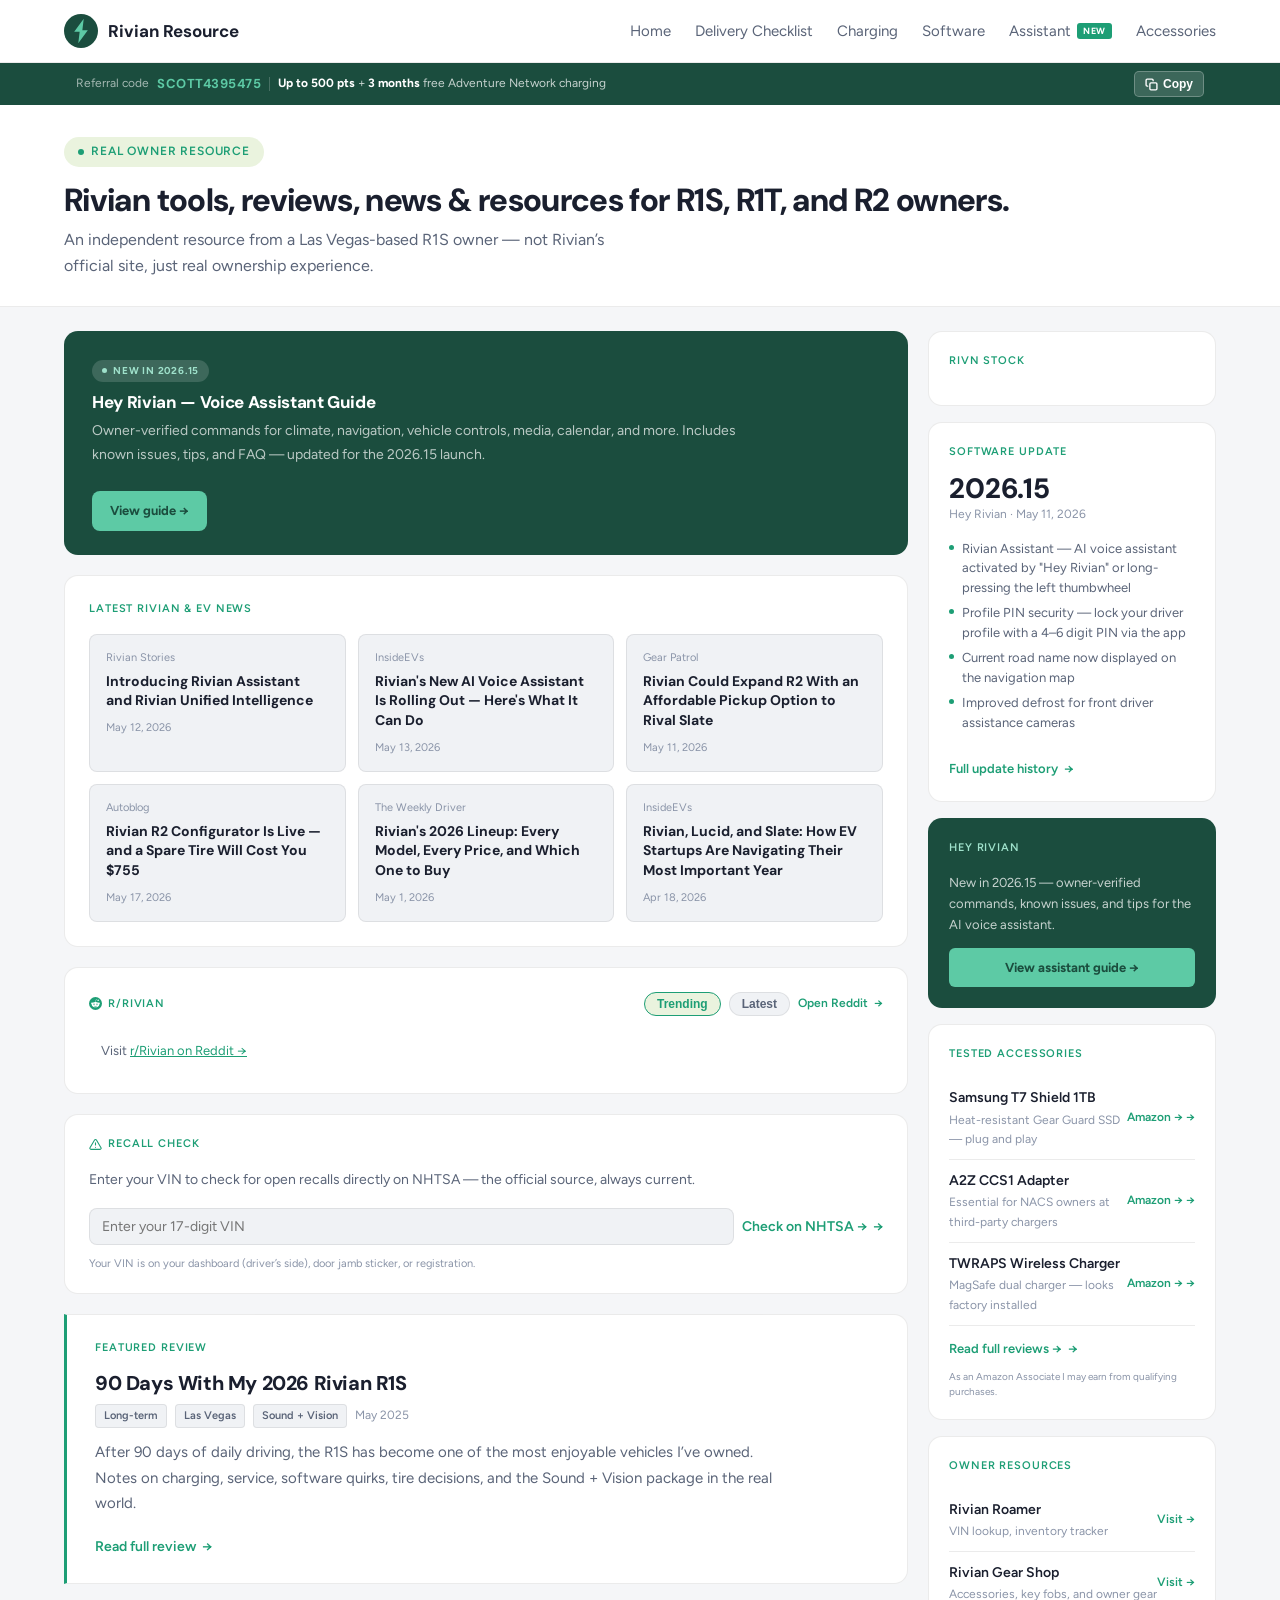
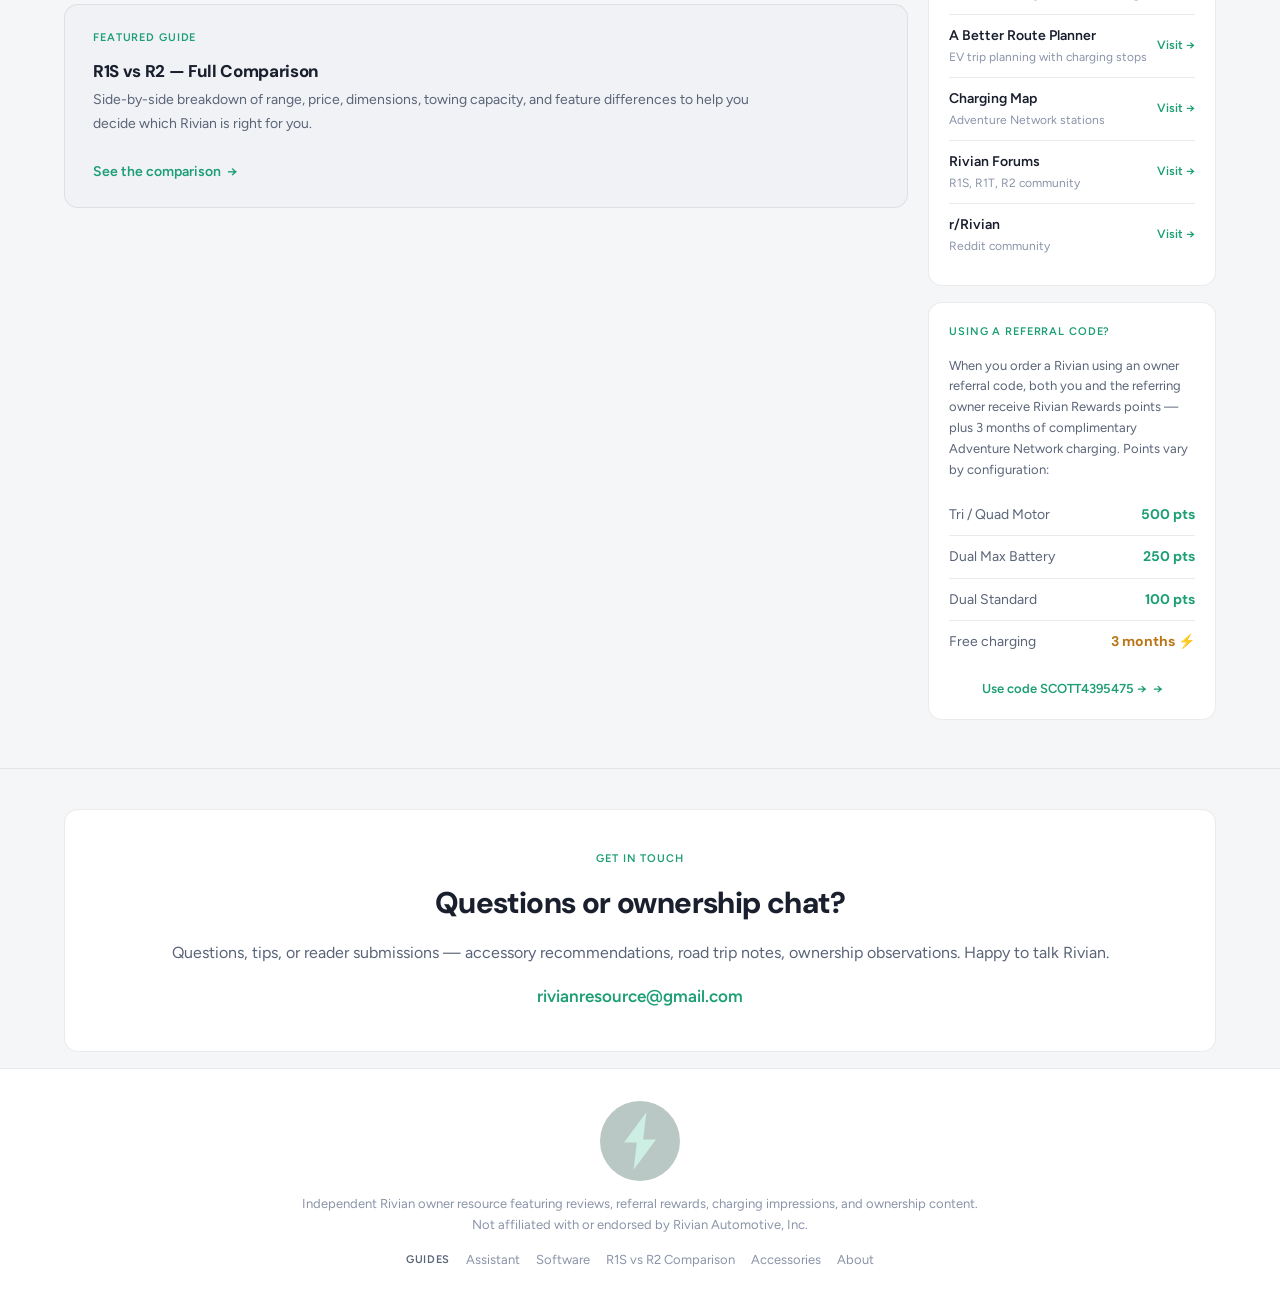
<file: index.html>
<!DOCTYPE html>
<html lang="en">
<head>

  <meta charset="UTF-8" />
  <meta name="viewport" content="width=device-width, initial-scale=1.0"/>

  <title>Rivian R1S Owner Resource — Reviews, Tools &amp; Ownership Guides</title>

  <meta
    name="description"
    content="Real-world Rivian R1S ownership reviews, delivery checklist, charging calculator, accessory guides, and ownership resources from a Las Vegas-based owner."
  />
  <link rel="canonical" href="https://www.rivianresource.com/" />
  <meta property="og:title" content="Rivian R1S Owner Resource — Reviews, Tools &amp; Ownership Guides"/>
  <meta property="og:description" content="Real-world Rivian R1S ownership reviews, delivery checklist, charging calculator, accessory guides, and ownership resources from a Las Vegas-based owner."/>
  <meta property="og:image" content="https://www.rivianresource.com/r1s.jpg" />
  <meta property="og:url" content="https://www.rivianresource.com/" />
  <meta property="og:type" content="website" />

  <link rel="icon" type="image/svg+xml" href="/images/logo.svg">
<link rel="preconnect" href="https://fonts.googleapis.com">
<link rel="preconnect" href="https://fonts.gstatic.com" crossorigin>
<link href="https://fonts.googleapis.com/css2?family=DM+Sans:wght@600;700;800&family=Figtree:wght@400;500;600&display=swap" rel="stylesheet">
<link rel="stylesheet" href="/shared.css">

  <!-- Cloudflare Web Analytics -->
  <script defer src="https://static.cloudflareinsights.com/beacon.min.js" data-cf-beacon='{"token": "aabd2c264abb41589ccfd2223c79ae42"}'></script>

  <style>

    /* ─── HERO ─── */
    .hero-section {
      background: var(--bg-card);
      border-bottom: 1px solid var(--border);
      padding: 32px 0 28px;
    }

    .hero-eyebrow {
      display: inline-flex;
      align-items: center;
      gap: 7px;
      background: var(--green-pale);
      color: var(--green);
      font-size: 12px;
      font-weight: 600;
      letter-spacing: 0.07em;
      text-transform: uppercase;
      padding: 5px 14px;
      border-radius: 999px;
      margin-bottom: 14px;
    }

    .hero-eyebrow::before {
      content: '';
      width: 6px;
      height: 6px;
      border-radius: 50%;
      background: var(--green);
      display: inline-block;
    }

    .hero-title {
      font-family: 'DM Sans', sans-serif;
      font-size: clamp(22px, 3vw, 32px);
      font-weight: 800;
      color: var(--text);
      line-height: 1.2;
      margin-bottom: 8px;
      letter-spacing: -0.02em;
    }

    .hero-sub {
      color: var(--text-muted);
      font-size: 16px;
      max-width: 540px;
      line-height: 1.6;
    }

    /* ─── MAIN LAYOUT ─── */
    .main-layout { padding: 24px 0 48px; }

    .main-grid {
      display: grid;
      grid-template-columns: 1fr 288px;
      gap: 20px;
      align-items: start;
    }

    .left-col { min-width: 0; }
    .right-col { min-width: 0; }

    @media (max-width: 860px) {
      .main-grid { grid-template-columns: 1fr; }
    }

    .left-col { display: flex; flex-direction: column; gap: 20px; }
    .right-col { display: flex; flex-direction: column; gap: 16px; }

    /* ─── NEWS ─── */
    .news-header {
      display: flex;
      align-items: center;
      justify-content: space-between;
      margin-bottom: 16px;
    }

    .news-header .section-label { margin-bottom: 0; }

    .news-grid {
      display: grid;
      grid-template-columns: repeat(3, 1fr);
      gap: 12px;
    }

    @media (max-width: 700px) { .news-grid { grid-template-columns: 1fr 1fr; } }
    @media (max-width: 480px) { .news-grid { grid-template-columns: 1fr; } }

    .news-card {
      background: var(--bg-secondary);
      border: 1px solid var(--border);
      border-radius: var(--radius-sm);
      padding: 14px 16px;
      text-decoration: none;
      display: block;
      transition: border-color 0.2s ease, transform 0.2s ease;
    }

    .news-card:hover { border-color: var(--border-hover); transform: translateY(-2px); }
    .news-card-source { font-size: 11px; color: var(--text-dim); margin-bottom: 5px; }

    .news-card-title {
      font-family: 'DM Sans', sans-serif;
      font-size: 14px;
      font-weight: 700;
      color: var(--text);
      line-height: 1.4;
      margin-bottom: 8px;
    }

    .news-card-date { font-size: 11px; color: var(--text-dim); }

    /* ─── REDDIT FEED ─── */
    .reddit-feed { display: flex; flex-direction: column; gap: 2px; }

    .reddit-row {
      display: flex;
      align-items: center;
      gap: 12px;
      padding: 10px 12px;
      border-radius: var(--radius-sm);
      text-decoration: none;
      transition: background 0.15s ease;
    }

    .reddit-row:hover { background: var(--bg-secondary); }

    .reddit-votes {
      display: flex;
      flex-direction: column;
      align-items: center;
      gap: 1px;
      min-width: 36px;
      flex-shrink: 0;
    }

    .reddit-votes-num {
      font-family: 'DM Sans', sans-serif;
      font-size: 12px;
      font-weight: 700;
      color: var(--green);
      line-height: 1;
    }

    .reddit-votes-label { font-size: 9px; color: var(--text-dim); text-transform: uppercase; letter-spacing: 0.05em; }

    .reddit-divider { width: 1px; height: 32px; background: var(--border); flex-shrink: 0; }

    .reddit-content { flex: 1; min-width: 0; }

    .reddit-title {
      font-size: 13px;
      font-weight: 600;
      color: var(--text);
      line-height: 1.4;
      margin-bottom: 3px;
      white-space: nowrap;
      overflow: hidden;
      text-overflow: ellipsis;
    }

    .reddit-meta { font-size: 11px; color: var(--text-dim); display: flex; align-items: center; gap: 8px; }

    .reddit-flair {
      background: var(--green-pale);
      color: var(--green);
      border-radius: 3px;
      padding: 1px 6px;
      font-size: 10px;
      font-weight: 600;
    }

    .reddit-comments { display: flex; align-items: center; gap: 3px; }

    @keyframes shimmer { 0% { background-position: -400px 0; } 100% { background-position: 400px 0; } }
    .skeleton { background: linear-gradient(90deg, var(--bg-secondary) 25%, var(--border) 50%, var(--bg-secondary) 75%); background-size: 400px 100%; animation: shimmer 1.4s infinite; }
    .skeleton-row { padding: 10px 12px; }

    .reddit-tab {
      background: var(--bg-secondary);
      border: 1px solid var(--border);
      border-radius: 999px;
      padding: 4px 12px;
      font-size: 12px;
      font-weight: 600;
      color: var(--text-muted);
      cursor: pointer;
      transition: all 0.15s;
    }
    .reddit-tab.active {
      background: var(--green-pale);
      border-color: var(--green);
      color: var(--green);
    }

    /* ─── REVIEW / GUIDE CARDS ─── */
    .review-card {
      background: var(--bg-card);
      border: 1px solid var(--border);
      border-left: 3px solid var(--green);
      border-radius: 0 var(--radius) var(--radius) 0;
      padding: 24px 28px;
    }

    .review-title {
      font-family: 'DM Sans', sans-serif;
      font-size: 20px;
      font-weight: 800;
      color: var(--text);
      margin-bottom: 8px;
      line-height: 1.25;
      letter-spacing: -0.02em;
    }

    .review-meta {
      display: flex;
      align-items: center;
      gap: 8px;
      flex-wrap: wrap;
      margin-bottom: 12px;
    }

    .review-excerpt {
      font-size: 15px;
      color: var(--text-muted);
      line-height: 1.7;
      margin-bottom: 16px;
      max-width: 680px;
    }

    .guide-card {
      background: var(--bg-secondary);
      border: 1px solid var(--border);
      border-radius: var(--radius);
      padding: 24px 28px;
      display: flex;
      align-items: center;
      justify-content: space-between;
      gap: 24px;
      flex-wrap: wrap;
    }
    .guide-card .review-title {
      font-size: 17px;
      margin-bottom: 6px;
    }
    .guide-card .review-excerpt {
      font-size: 14px;
      margin-bottom: 0;
    }
    .guide-card .link-btn {
      flex-shrink: 0;
      white-space: nowrap;
    }

    /* ─── ASSISTANT FEATURE CARD ─── */
    .assistant-card {
      background: var(--green-dark);
      border-radius: var(--radius);
      padding: 24px 28px;
      display: flex;
      align-items: center;
      justify-content: space-between;
      gap: 24px;
      flex-wrap: wrap;
    }

    .assistant-card .review-title {
      font-size: 17px;
      margin-bottom: 6px;
      color: #fff;
    }

    .assistant-card .review-excerpt {
      font-size: 14px;
      margin-bottom: 0;
      color: rgba(255,255,255,0.7);
    }

    .assistant-new-badge {
      display: inline-flex;
      align-items: center;
      gap: 6px;
      background: rgba(255,255,255,0.15);
      color: #9FE1CB;
      font-size: 10px;
      font-weight: 700;
      letter-spacing: 0.08em;
      text-transform: uppercase;
      padding: 3px 10px;
      border-radius: 999px;
      margin-bottom: 10px;
    }

    .assistant-new-badge::before {
      content: '';
      width: 5px;
      height: 5px;
      border-radius: 50%;
      background: #9FE1CB;
    }

    .assistant-btn {
      flex-shrink: 0;
      white-space: nowrap;
      background: var(--green-light);
      color: var(--green-dark);
      font-weight: 700;
      font-size: 13px;
      padding: 9px 18px;
      border-radius: var(--radius-sm);
      text-decoration: none;
      transition: opacity 0.15s;
    }

    .assistant-btn:hover { opacity: 0.9; }

    /* ─── MOBILE JUMP NAV ─── */
    .mobile-jump-nav {
      display: none;
      overflow-x: auto;
      -webkit-overflow-scrolling: touch;
      gap: 8px;
      padding: 12px 16px;
      border-bottom: 1px solid var(--border);
      background: var(--bg-card);
      scrollbar-width: none;
    }
    .mobile-jump-nav::-webkit-scrollbar { display: none; }
    .mobile-jump-pill {
      display: inline-block;
      flex-shrink: 0;
      background: var(--bg-secondary);
      border: 1px solid var(--border);
      border-radius: 999px;
      padding: 5px 14px;
      font-size: 12px;
      font-weight: 600;
      color: var(--text-muted);
      text-decoration: none;
      white-space: nowrap;
    }
    .mobile-jump-pill:hover { border-color: var(--green); color: var(--green); }
    .mobile-jump-pill.pill-new {
      border-color: var(--green);
      color: var(--green);
      background: var(--green-pale);
    }
    @media (max-width: 860px) {
      .mobile-jump-nav { display: flex; }
    }

    /* ─── RECALLS CARD ─── */
    .recalls-card { padding: 20px 24px; }

    .vin-input {
      flex: 1;
      min-width: 200px;
      padding: 9px 12px;
      border: 1px solid var(--border);
      border-radius: var(--radius-sm);
      font-family: 'Figtree', sans-serif;
      font-size: 14px;
      color: var(--text);
      background: var(--bg-secondary);
      outline: none;
      transition: border-color 0.2s ease;
    }
    .vin-input:focus { border-color: var(--green); }

    /* ─── STOCK CARD ─── */
    .stock-card { padding: 20px; }

    /* ─── REWARDS SIDEBAR ─── */
    .rewards-card { padding: 20px; }

    .rewards-row {
      display: flex;
      justify-content: space-between;
      align-items: center;
      padding: 9px 0;
      border-bottom: 1px solid var(--border);
    }

    .rewards-row:last-of-type { border-bottom: none; }
    .rewards-row-label { font-size: 14px; color: var(--text-muted); }

    .rewards-row-val {
      font-family: 'DM Sans', sans-serif;
      font-size: 14px;
      font-weight: 700;
      color: var(--green);
    }

    .rewards-row-val.gold { color: var(--gold); }

    .cta-btn {
      display: flex;
      align-items: center;
      justify-content: center;
      gap: 8px;
      width: 100%;
      margin-top: 16px;
      background: var(--green);
      color: #fff;
      border: none;
      padding: 11px 0;
      border-radius: var(--radius-sm);
      font-family: 'Figtree', sans-serif;
      font-size: 14px;
      font-weight: 600;
      cursor: pointer;
      text-decoration: none;
      transition: background 0.2s ease, transform 0.2s ease;
    }

    .cta-btn:hover { background: #18b882; transform: translateY(-1px); }

    /* ─── SOFTWARE TRACKER (sidebar) ─── */
    .sw-version {
      font-family: 'DM Sans', sans-serif;
      font-size: 28px;
      font-weight: 800;
      color: var(--text);
      line-height: 1;
      margin-bottom: 2px;
    }

    .sw-date { font-size: 12px; color: var(--text-dim); margin-bottom: 14px; }

    .sw-highlights { display: flex; flex-direction: column; gap: 6px; margin-bottom: 14px; }

    .sw-highlight {
      display: flex;
      align-items: flex-start;
      gap: 8px;
      font-size: 13px;
      color: var(--text-muted);
      line-height: 1.5;
    }

    .sw-highlight::before {
      content: '';
      width: 5px;
      height: 5px;
      border-radius: 50%;
      background: var(--green);
      flex-shrink: 0;
      margin-top: 6px;
    }

    /* ─── RESOURCES CARD ─── */
    .resources-card { padding: 20px; }

    /* ─── CONTACT ─── */
    .contact-section { padding: 0 0 16px; }

    .contact-card {
      background: var(--bg-card);
      border: 1px solid var(--border);
      border-radius: var(--radius);
      padding: 40px;
      text-align: center;
    }

    .contact-card p { color: var(--text-muted); font-size: 16px; margin-bottom: 16px; }

    .contact-link {
      color: var(--green);
      text-decoration: none;
      font-size: 17px;
      font-weight: 600;
    }

    .contact-link:hover { text-decoration: underline; }

    .divider { border: none; border-top: 1px solid var(--border); margin: 0; }

    .mobile-sidebar-cards {
      display: none;
      flex-direction: column;
      gap: 16px;
    }
    @media (max-width: 860px) {
      .mobile-sidebar-cards { display: flex; }
    }

  </style>

</head>
<body>

  <!-- ─── NAV ─── -->
  <div id="site-nav"></div>

  <!-- ─── REFERRAL STRIP ─── -->
  <div class="referral-strip">
    <div class="strip-inner" style="justify-content:center;max-width:1160px;margin:0 auto;">
      <span class="strip-label">Referral code</span>
      <span class="strip-code" onclick="stripCopyCode()" style="cursor:pointer;">SCOTT4395475</span>
      <span class="strip-divider"></span>
      <span class="strip-perks"><strong>Up to 500 pts</strong> + <strong>3 months</strong> free Adventure Network charging</span>
      <button class="strip-btn" onclick="stripCopyCode()">
        <svg width="13" height="13" viewBox="0 0 24 24" fill="none" stroke="currentColor" stroke-width="2.5" stroke-linecap="round" stroke-linejoin="round"><rect x="9" y="9" width="13" height="13" rx="2"/><path d="M5 15H4a2 2 0 0 1-2-2V4a2 2 0 0 1 2-2h9a2 2 0 0 1 2 2v1"/></svg>
        Copy
      </button>
      <span class="strip-copied" id="stripCopied">&#10003; Copied!</span>
    </div>
  </div>

  <!-- ─── HERO ─── -->
  <div class="hero-section">
    <div class="container">
      <div class="hero-eyebrow">Real owner resource</div>
      <h1 class="hero-title">Rivian tools, reviews, news &amp; resources for R1S, R1T, and R2 owners.</h1>
      <p class="hero-sub">An independent resource from a Las Vegas-based R1S owner &mdash; not Rivian&rsquo;s official site, just real ownership experience.</p>
    </div>
  </div>

  <!-- ─── MOBILE JUMP NAV ─── -->
  <div class="mobile-jump-nav" id="mobileJumpNav">
    <a href="#section-assistant" class="mobile-jump-pill pill-new">&#9733; Assistant</a>
    <a href="#section-news" class="mobile-jump-pill">News</a>
    <a href="#section-reddit" class="mobile-jump-pill">Reddit</a>
    <a href="#section-review" class="mobile-jump-pill">Review</a>
    <a href="#section-recalls" class="mobile-jump-pill">Recalls</a>
    <a href="#section-accessories" class="mobile-jump-pill">Accessories</a>
    <a href="#section-resources" class="mobile-jump-pill">Resources</a>
  </div>

  <!-- ─── MAIN ─── -->
  <div class="main-layout">
    <div class="container">
      <div class="main-grid">

        <!-- LEFT COLUMN -->
        <div class="left-col">

          <!-- ASSISTANT FEATURE CARD -->
          <div class="assistant-card" id="section-assistant">
            <div>
              <div class="assistant-new-badge">New in 2026.15</div>
              <h2 class="review-title">Hey Rivian &mdash; Voice Assistant Guide</h2>
              <p class="review-excerpt">Owner-verified commands for climate, navigation, vehicle controls, media, calendar, and more. Includes known issues, tips, and FAQ &mdash; updated for the 2026.15 launch.</p>
            </div>
            <a href="/assistant/" class="assistant-btn">View guide &rarr;</a>
          </div>

          <!-- NEWS — 6 cards, 3 columns -->
          <div class="card" id="section-news">
            <div class="news-header">
              <div class="section-label">Latest Rivian &amp; EV news</div>
            </div>
            <div class="news-grid" id="newsTeaserFeed">
              <div class="news-card"><div class="news-card-source">Loading&hellip;</div><div class="news-card-title" style="color:var(--text-dim);">Fetching headlines</div></div>
              <div class="news-card"><div class="news-card-source">Loading&hellip;</div><div class="news-card-title" style="color:var(--text-dim);">Fetching headlines</div></div>
              <div class="news-card"><div class="news-card-source">Loading&hellip;</div><div class="news-card-title" style="color:var(--text-dim);">Fetching headlines</div></div>
              <div class="news-card"><div class="news-card-source">Loading&hellip;</div><div class="news-card-title" style="color:var(--text-dim);">Fetching headlines</div></div>
              <div class="news-card"><div class="news-card-source">Loading&hellip;</div><div class="news-card-title" style="color:var(--text-dim);">Fetching headlines</div></div>
              <div class="news-card"><div class="news-card-source">Loading&hellip;</div><div class="news-card-title" style="color:var(--text-dim);">Fetching headlines</div></div>
            </div>
          </div>

          <!-- REDDIT FEED — tabbed -->
          <div class="card" id="section-reddit">
            <div class="news-header">
              <div class="section-label">
                <svg width="13" height="13" viewBox="0 0 24 24" fill="var(--green)" xmlns="http://www.w3.org/2000/svg"><path d="M12 0A12 12 0 0 0 0 12a12 12 0 0 0 12 12 12 12 0 0 0 12-12A12 12 0 0 0 12 0zm5.01 4.744c.688 0 1.25.561 1.25 1.249a1.25 1.25 0 0 1-2.498.056l-2.597-.547-.8 3.747c1.824.07 3.48.632 4.674 1.488.308-.309.73-.491 1.207-.491.968 0 1.754.786 1.754 1.754 0 .716-.435 1.333-1.01 1.614a3.111 3.111 0 0 1 .042.52c0 2.694-3.13 4.87-7.004 4.87-3.874 0-7.004-2.176-7.004-4.87 0-.183.015-.366.043-.534A1.748 1.748 0 0 1 4.028 12c0-.968.786-1.754 1.754-1.754.463 0 .898.196 1.207.49 1.207-.883 2.878-1.43 4.744-1.487l.885-4.182a.342.342 0 0 1 .14-.197.35.35 0 0 1 .238-.042l2.906.617a1.214 1.214 0 0 1 1.108-.701zM9.25 12C8.561 12 8 12.562 8 13.25c0 .687.561 1.248 1.25 1.248.687 0 1.248-.561 1.248-1.249 0-.688-.561-1.249-1.249-1.249zm5.5 0c-.687 0-1.248.561-1.248 1.25 0 .687.561 1.248 1.249 1.248.688 0 1.249-.561 1.249-1.249 0-.687-.562-1.249-1.25-1.249zm-5.466 3.99a.327.327 0 0 0-.231.094.33.33 0 0 0 0 .463c.842.842 2.484.913 2.961.913.477 0 2.105-.056 2.961-.913a.361.361 0 0 0 .029-.463.33.33 0 0 0-.464 0c-.547.533-1.684.73-2.512.73-.828 0-1.979-.196-2.512-.73a.326.326 0 0 0-.232-.095z"/></svg>
                r/Rivian
              </div>
              <div style="display:flex; align-items:center; gap:8px;">
                <button class="reddit-tab active" id="tabTrending" onclick="switchRedditTab('trending')">Trending</button>
                <button class="reddit-tab" id="tabLatest" onclick="switchRedditTab('latest')">Latest</button>
                <a href="https://www.reddit.com/r/Rivian/" target="_blank" rel="noopener noreferrer" class="link-btn" style="font-size:12px;">Open Reddit</a>
              </div>
            </div>
            <div class="reddit-feed" id="redditFeed">
              <div class="reddit-row skeleton-row"><div class="skeleton" style="height:14px; width:70%; border-radius:4px;"></div></div>
              <div class="reddit-row skeleton-row"><div class="skeleton" style="height:14px; width:55%; border-radius:4px;"></div></div>
              <div class="reddit-row skeleton-row"><div class="skeleton" style="height:14px; width:65%; border-radius:4px;"></div></div>
              <div class="reddit-row skeleton-row"><div class="skeleton" style="height:14px; width:60%; border-radius:4px;"></div></div>
              <div class="reddit-row skeleton-row"><div class="skeleton" style="height:14px; width:75%; border-radius:4px;"></div></div>
            </div>
          </div>

          <!-- RECALL VIN LOOKUP -->
          <div class="card recalls-card" id="section-recalls">
            <div class="news-header">
              <div class="section-label">
                <svg width="13" height="13" viewBox="0 0 24 24" fill="none" stroke="var(--green)" stroke-width="2" stroke-linecap="round" stroke-linejoin="round"><path d="M10.29 3.86L1.82 18a2 2 0 0 0 1.71 3h16.94a2 2 0 0 0 1.71-3L13.71 3.86a2 2 0 0 0-3.42 0z"/><line x1="12" y1="9" x2="12" y2="13"/><line x1="12" y1="17" x2="12.01" y2="17"/></svg>
                Recall Check
              </div>
            </div>
            <p style="font-size:14px; color:var(--text-muted); line-height:1.6; margin-bottom:16px;">Enter your VIN to check for open recalls directly on NHTSA &mdash; the official source, always current.</p>
            <div style="display:flex; gap:8px; flex-wrap:wrap;">
              <input
                id="vinInput"
                type="text"
                placeholder="Enter your 17-digit VIN"
                maxlength="17"
                class="vin-input"
              />
              <a id="vinBtn" href="https://www.nhtsa.gov/vehicle/vin-lookup" target="_blank" rel="noopener noreferrer" class="link-btn" style="white-space:nowrap;">Check on NHTSA &rarr;</a>
            </div>
            <p style="font-size:11px; color:var(--text-dim); margin-top:10px;">Your VIN is on your dashboard (driver&rsquo;s side), door jamb sticker, or registration.</p>
          </div>

          <div class="review-card" id="section-review">
            <div class="section-label">Featured review</div>
            <h2 class="review-title">90 Days With My 2026 Rivian R1S</h2>
            <div class="review-meta">
              <span class="tag">Long-term</span>
              <span class="tag">Las Vegas</span>
              <span class="tag">Sound + Vision</span>
              <span style="font-size:12px; color:var(--text-dim);">May 2025</span>
            </div>
            <p class="review-excerpt">After 90 days of daily driving, the R1S has become one of the most enjoyable vehicles I&rsquo;ve owned. Notes on charging, service, software quirks, tire decisions, and the Sound + Vision package in the real world.</p>
            <a href="/reviews/2026-rivian-r1s-90-day-review/" class="link-btn">Read full review</a>
          </div>

          <div class="guide-card">
            <div>
              <div class="section-label">Featured guide</div>
              <h2 class="review-title">R1S vs R2 &mdash; Full Comparison</h2>
              <p class="review-excerpt">Side-by-side breakdown of range, price, dimensions, towing capacity, and feature differences to help you decide which Rivian is right for you.</p>
            </div>
            <a href="/compare/" class="link-btn">See the comparison</a>
          </div>

          <!-- MOBILE-ONLY SIDEBAR CARDS -->
          <div class="mobile-sidebar-cards">

            <div class="card" style="padding:20px;">
              <div class="section-label">Latest software</div>
              <div class="sw-version" id="swVersionMobile"> </div>
              <div class="sw-date" id="swDateMobile"> </div>
              <div class="sw-highlights" id="swHighlightsMobile"></div>
              <a href="/software/" class="link-btn" style="margin-top:12px;font-size:13px;">Full update history</a>
            </div>

            <div class="card" style="padding:20px;">
              <div class="section-label">Tested accessories</div>
              <div class="resource-row">
                <div>
                  <div class="resource-name">Samsung T7 Shield 1TB</div>
                  <div class="resource-desc">Heat-resistant Gear Guard SSD &mdash; plug and play</div>
                </div>
                <a href="https://amzn.to/4ttCWun" target="_blank" rel="noopener noreferrer" class="resource-link">Amazon &rarr;</a>
              </div>
              <div class="resource-row">
                <div>
                  <div class="resource-name">A2Z CCS1 Adapter</div>
                  <div class="resource-desc">Essential for NACS owners at third-party chargers</div>
                </div>
                <a href="https://amzn.to/4eBEaQw" target="_blank" rel="noopener noreferrer" class="resource-link">Amazon &rarr;</a>
              </div>
              <div class="resource-row">
                <div>
                  <div class="resource-name">TWRAPS Wireless Charger</div>
                  <div class="resource-desc">MagSafe dual charger &mdash; looks factory installed</div>
                </div>
                <a href="https://amzn.to/3P3wwE5" target="_blank" rel="noopener noreferrer" class="resource-link">Amazon &rarr;</a>
              </div>
              <a href="/accessories/" class="link-btn" style="margin-top:12px;font-size:13px;">Read full reviews &rarr;</a>
              <p style="font-size:10px; color:var(--text-dim); margin-top:8px; line-height:1.5;">As an Amazon Associate I may earn from qualifying purchases.</p>
            </div>

            <div class="card" style="padding:20px;">
              <div class="section-label">Using a referral code?</div>
              <p style="font-size:13px; color:var(--text-muted); line-height:1.6; margin-bottom:14px;">Order a Rivian with an owner referral code to receive Rewards points and 3 months of complimentary Adventure Network charging.</p>
              <div class="rewards-row"><span class="rewards-row-label">Tri / Quad Motor</span><span class="rewards-row-val">500 pts</span></div>
              <div class="rewards-row"><span class="rewards-row-label">Dual Max Battery</span><span class="rewards-row-val">250 pts</span></div>
              <div class="rewards-row"><span class="rewards-row-label">Dual Standard</span><span class="rewards-row-val">100 pts</span></div>
              <div class="rewards-row"><span class="rewards-row-label">Free charging</span><span class="rewards-row-val gold">3 months &#9889;</span></div>
              <a href="/rivian-referral-code/" class="link-btn" style="margin-top:16px; font-size:13px; display:flex; justify-content:center;">Use code SCOTT4395475 &rarr;</a>
            </div>

          </div>

        </div>

        <!-- RIGHT COLUMN -->
        <div class="right-col">

          <!-- RIVN STOCK — TradingView widget -->
          <div class="card stock-card">
            <div class="section-label">RIVN stock</div>
            <div class="tradingview-widget-container">
              <div class="tradingview-widget-container__widget"></div>
              <script type="text/javascript" src="https://s3.tradingview.com/external-embedding/embed-widget-symbol-info.js" async>
              {
                "symbol": "NASDAQ:RIVN",
                "width": "100%",
                "locale": "en",
                "colorTheme": "light",
                "isTransparent": true
              }
              </script>
            </div>
          </div>

          <!-- SOFTWARE TRACKER -->
          <div class="card" style="padding:20px;">
            <div class="section-label">Software update</div>
            <div class="sw-version" id="swVersion"> </div>
            <div class="sw-date" id="swDate"> </div>
            <div class="sw-highlights" id="swHighlights"></div>
            <a href="/software/" class="link-btn" style="margin-top:12px;font-size:13px;">Full update history</a>
          </div>

          <!-- ASSISTANT SIDEBAR CARD -->
          <div class="card" style="padding:20px; background:var(--green-dark); border-color:transparent;">
            <div class="section-label" style="color:#9FE1CB;">Hey Rivian</div>
            <p style="font-size:13px; color:rgba(255,255,255,0.75); line-height:1.65; margin-bottom:12px;">New in 2026.15 &mdash; owner-verified commands, known issues, and tips for the AI voice assistant.</p>
            <a href="/assistant/" style="display:block; text-align:center; background:var(--green-light); color:var(--green-dark); font-weight:700; font-size:13px; padding:9px 14px; border-radius:6px; text-decoration:none;">View assistant guide &rarr;</a>
          </div>

          <!-- ACCESSORIES -->
          <div class="card" id="section-accessories" style="padding:20px;">
            <div class="section-label">Tested accessories</div>
            <div class="resource-row">
              <div>
                <div class="resource-name">Samsung T7 Shield 1TB</div>
                <div class="resource-desc">Heat-resistant Gear Guard SSD &mdash; plug and play</div>
              </div>
              <a href="https://amzn.to/4ttCWun" target="_blank" rel="noopener noreferrer" class="resource-link">Amazon &rarr;</a>
            </div>
            <div class="resource-row">
              <div>
                <div class="resource-name">A2Z CCS1 Adapter</div>
                <div class="resource-desc">Essential for NACS owners at third-party chargers</div>
              </div>
              <a href="https://amzn.to/4eBEaQw" target="_blank" rel="noopener noreferrer" class="resource-link">Amazon &rarr;</a>
            </div>
            <div class="resource-row">
              <div>
                <div class="resource-name">TWRAPS Wireless Charger</div>
                <div class="resource-desc">MagSafe dual charger &mdash; looks factory installed</div>
              </div>
              <a href="https://amzn.to/3P3wwE5" target="_blank" rel="noopener noreferrer" class="resource-link">Amazon &rarr;</a>
            </div>
            <a href="/accessories/" class="link-btn" style="margin-top:12px;font-size:13px;">Read full reviews &rarr;</a>
            <p style="font-size:10px; color:var(--text-dim); margin-top:8px; line-height:1.5;">As an Amazon Associate I may earn from qualifying purchases.</p>
          </div>

          <!-- OWNER RESOURCES -->
          <div class="card resources-card" id="section-resources">
            <div class="section-label">Owner resources</div>
            <div class="resource-row">
              <div><div class="resource-name">Rivian Roamer</div><div class="resource-desc">VIN lookup, inventory tracker</div></div>
              <a href="https://rivianroamer.com" target="_blank" rel="noopener noreferrer" class="resource-link">Visit</a>
            </div>
            <div class="resource-row">
              <div><div class="resource-name">Rivian Gear Shop</div><div class="resource-desc">Accessories, key fobs, and owner gear</div></div>
              <a href="https://rivian.com/gear-shop" target="_blank" rel="noopener noreferrer" class="resource-link">Visit</a>
            </div>
            <div class="resource-row">
              <div><div class="resource-name">A Better Route Planner</div><div class="resource-desc">EV trip planning with charging stops</div></div>
              <a href="https://abetterrouteplanner.com" target="_blank" rel="noopener noreferrer" class="resource-link">Visit</a>
            </div>
            <div class="resource-row">
              <div><div class="resource-name">Charging Map</div><div class="resource-desc">Adventure Network stations</div></div>
              <a href="https://rivian.com/experience/charging#map" target="_blank" rel="noopener noreferrer" class="resource-link">Visit</a>
            </div>
            <div class="resource-row">
              <div><div class="resource-name">Rivian Forums</div><div class="resource-desc">R1S, R1T, R2 community</div></div>
              <a href="https://www.rivianforums.com/forum/" target="_blank" rel="noopener noreferrer" class="resource-link">Visit</a>
            </div>
            <div class="resource-row">
              <div><div class="resource-name">r/Rivian</div><div class="resource-desc">Reddit community</div></div>
              <a href="https://www.reddit.com/r/Rivian/" target="_blank" rel="noopener noreferrer" class="resource-link">Visit</a>
            </div>
          </div>

          <!-- REFERRAL REWARDS -->
          <div class="card rewards-card">
            <div class="section-label">Using a referral code?</div>
            <p style="font-size:13px; color:var(--text-muted); line-height:1.6; margin-bottom:14px;">When you order a Rivian using an owner referral code, both you and the referring owner receive Rivian Rewards points &mdash; plus 3 months of complimentary Adventure Network charging. Points vary by configuration:</p>
            <div class="rewards-row"><span class="rewards-row-label">Tri / Quad Motor</span><span class="rewards-row-val">500 pts</span></div>
            <div class="rewards-row"><span class="rewards-row-label">Dual Max Battery</span><span class="rewards-row-val">250 pts</span></div>
            <div class="rewards-row"><span class="rewards-row-label">Dual Standard</span><span class="rewards-row-val">100 pts</span></div>
            <div class="rewards-row"><span class="rewards-row-label">Free charging</span><span class="rewards-row-val gold">3 months &#9889;</span></div>
            <a href="/rivian-referral-code/" class="link-btn" style="margin-top:16px; font-size:13px; display:flex; justify-content:center;">Use code SCOTT4395475 &rarr;</a>
          </div>

        </div>
      </div>
    </div>
  </div>

  <hr class="divider">

  <!-- ─── CONTACT ─── -->
  <div class="container contact-section" style="padding-top:40px;">
    <div class="contact-card">
      <div class="section-label" style="justify-content:center; margin-bottom:10px;">Get in touch</div>
      <h2 style="font-family:'DM Sans',sans-serif; font-size:clamp(22px,3vw,30px); font-weight:800; color:var(--text); margin-bottom:12px; letter-spacing:-0.02em;">Questions or ownership chat?</h2>
      <p>Questions, tips, or reader submissions &mdash; accessory recommendations, road trip notes, ownership observations. Happy to talk Rivian.</p>
      <a class="contact-link" href="mailto:rivianresource@gmail.com">rivianresource@gmail.com</a>
    </div>
  </div>

  <!-- ─── FOOTER ─── -->
  <footer>
    <div style="max-width:1160px; margin:0 auto; padding:0 20px;">
      <img src="/images/logo.svg" alt="Rivian Resource">
      Independent Rivian owner resource featuring reviews, referral rewards, charging impressions, and ownership content.<br>
      Not affiliated with or endorsed by Rivian Automotive, Inc.
      <div class="footer-guides">
        <span class="footer-guides-label">Guides</span>
        <a href="/assistant/">Assistant</a>
        <a href="/software/">Software</a>
        <a href="/compare/">R1S vs R2 Comparison</a>
        <a href="/accessories/">Accessories</a>
        <a href="/about/">About</a>
      </div>
    </div>
  </footer>

  <!-- ─── SCRIPTS ─── -->
  <script src="/nav-init.js"></script>

  <script>

    /* ── Shared vote formatter ── */
    function fmtVotes(n) {
      if (n >= 1000) return (n / 1000).toFixed(1) + 'k';
      return n.toString();
    }

    /* ── News Teaser — 6 articles, 3-col grid ── */
    async function loadNewsTeaser() {
      const container = document.getElementById('newsTeaserFeed');

      const FALLBACK_ARTICLES = [
        {
          source: 'Rivian Stories',
          title: 'Introducing Rivian Assistant and Rivian Unified Intelligence',
          date: 'May 12, 2026',
          url: 'https://stories.rivian.com/'
        },
        {
          source: 'InsideEVs',
          title: 'Rivian\'s New AI Voice Assistant Is Rolling Out — Here\'s What It Can Do',
          date: 'May 13, 2026',
          url: 'https://insideevs.com/news/795539/rivian-assistant-launch-r1-r2-2026/'
        },
        {
          source: 'Gear Patrol',
          title: 'Rivian Could Expand R2 With an Affordable Pickup Option to Rival Slate',
          date: 'May 11, 2026',
          url: 'https://www.gearpatrol.com/cars/rivian-could-expand-r2-with-affordable-pickup-option/'
        },
        {
          source: 'Autoblog',
          title: 'Rivian R2 Configurator Is Live — and a Spare Tire Will Cost You $755',
          date: 'May 17, 2026',
          url: 'https://www.autoblog.com/news/rivians-adventure-ev-charges-755-for-a-spare-tire'
        },
        {
          source: 'The Weekly Driver',
          title: 'Rivian\'s 2026 Lineup: Every Model, Every Price, and Which One to Buy',
          date: 'May 1, 2026',
          url: 'https://theweeklydriver.com/2026/04/rivian-2026-lineup-guide/'
        },
        {
          source: 'InsideEVs',
          title: 'Rivian, Lucid, and Slate: How EV Startups Are Navigating Their Most Important Year',
          date: 'Apr 18, 2026',
          url: 'https://insideevs.com/features/793324/rivian-slate-lucid-update-2026/'
        }
      ];

      function renderArticles(articles) {
        container.innerHTML = articles.map(a => `
          <a href="${a.url}" target="_blank" rel="noopener noreferrer" class="news-card">
            <div class="news-card-source">${a.source}</div>
            <div class="news-card-title">${a.title}</div>
            <div class="news-card-date">${a.date}</div>
          </a>
        `).join('');
      }

      function formatDate(d) { return new Date(d).toLocaleDateString('en-US', { month: 'short', day: 'numeric', year: 'numeric' }); }

      try {
        const res = await fetch('https://newsrivianresourcecom.scott-b9a.workers.dev/');
        if (!res.ok) throw new Error('Worker failed');
        const data = await res.json();
        if (!data.items?.length) throw new Error('No items');

        renderArticles(data.items.slice(0, 6).map(a => ({
          source: a.source,
          title: a.title,
          date: formatDate(a.pubDate),
          url: a.link
        })));

      } catch(e) {
        renderArticles(FALLBACK_ARTICLES);
      }
    }

    /* ── r/Rivian Reddit Feed — tabbed ── */
    let redditCache = { trending: null, latest: null };
    let activeRedditTab = 'trending';

    function renderRedditPosts(posts) {
      const container = document.getElementById('redditFeed');
      container.innerHTML = posts.map(p => `
        <a href="https://www.reddit.com${p.permalink}" target="_blank" rel="noopener noreferrer" class="reddit-row">
          <div class="reddit-votes">
            <div class="reddit-votes-num">${fmtVotes(p.ups)}</div>
            <div class="reddit-votes-label">pts</div>
          </div>
          <div class="reddit-divider"></div>
          <div class="reddit-content">
            <div class="reddit-title">${p.title}</div>
            <div class="reddit-meta">
              ${p.link_flair_text ? `<span class="reddit-flair">${p.link_flair_text}</span>` : ''}
              <span class="reddit-comments">
                <svg width="10" height="10" viewBox="0 0 24 24" fill="none" stroke="currentColor" stroke-width="2.5" stroke-linecap="round" stroke-linejoin="round"><path d="M21 15a2 2 0 0 1-2 2H7l-4 4V5a2 2 0 0 1 2-2h14a2 2 0 0 1 2 2z"/></svg>
                ${p.num_comments} comments
              </span>
              <span>u/${p.author}</span>
            </div>
          </div>
        </a>
      `).join('');
    }

    async function loadRedditTab(tab) {
      const container = document.getElementById('redditFeed');
      if (redditCache[tab]) { renderRedditPosts(redditCache[tab]); return; }
      container.innerHTML = `<div class="reddit-row skeleton-row"><div class="skeleton" style="height:14px;width:70%;border-radius:4px;"></div></div>`.repeat(5);
      try {
        const endpoint = tab === 'trending' ? 'hot' : 'new';
        const res = await fetch(`https://www.reddit.com/r/Rivian/${endpoint}.json?limit=8`, { headers: { 'Accept': 'application/json' } });
        if (!res.ok) throw new Error();
        const data = await res.json();
        const posts = data.data.children.map(c => c.data).filter(p => !p.stickied).slice(0, 7);
        redditCache[tab] = posts;
        renderRedditPosts(posts);
      } catch(e) {
        container.innerHTML = `<p style="padding:8px 12px; font-size:13px; color:var(--text-muted);">Visit <a href="https://www.reddit.com/r/Rivian/" target="_blank" rel="noopener noreferrer" style="color:var(--green);">r/Rivian on Reddit &rarr;</a></p>`;
      }
    }

    function switchRedditTab(tab) {
      activeRedditTab = tab;
      document.getElementById('tabTrending').classList.toggle('active', tab === 'trending');
      document.getElementById('tabLatest').classList.toggle('active', tab === 'latest');
      loadRedditTab(tab);
    }

    async function loadSoftwareWidget() {
      try {
        const res = await fetch('/software/updates.json?v=' + Date.now());
        if (!res.ok) throw new Error();
        const updates = await res.json();
        const latest = updates[0];
        document.getElementById('swVersion').textContent = latest.version;
        document.getElementById('swDate').textContent = latest.name
          ? `${latest.name} \u00b7 ${latest.date}`
          : latest.date;
        document.getElementById('swHighlights').innerHTML = latest.highlights
          .slice(0, 4)
          .map(h => `<div class="sw-highlight">${h}</div>`)
          .join('');
        const mvEl = document.getElementById('swVersionMobile');
        const mdEl = document.getElementById('swDateMobile');
        const mhEl = document.getElementById('swHighlightsMobile');
        if (mvEl) mvEl.textContent = latest.version;
        if (mdEl) mdEl.textContent = latest.name ? `${latest.name} \u00b7 ${latest.date}` : latest.date;
        if (mhEl) mhEl.innerHTML = latest.highlights.slice(0, 3).map(h => `<div class="sw-highlight">${h}</div>`).join('');
      } catch(e) {
        document.getElementById('swDate').textContent = 'Unable to load update data';
      }
    }

    /* ── VIN Recall Lookup ── */
    document.addEventListener('DOMContentLoaded', () => {
      const vinInput = document.getElementById('vinInput');
      const vinBtn = document.getElementById('vinBtn');
      vinInput.addEventListener('input', function() {
        const vin = this.value.trim().toUpperCase();
        vinBtn.href = vin.length === 17
          ? `https://www.nhtsa.gov/recalls?vymm=${vin}`
          : 'https://www.nhtsa.gov/recalls';
      });

      loadNewsTeaser();
      loadRedditTab('trending');
      loadSoftwareWidget();
    });

  </script>

  <script src="/shared.js"></script>

</body>
</html>
</file>
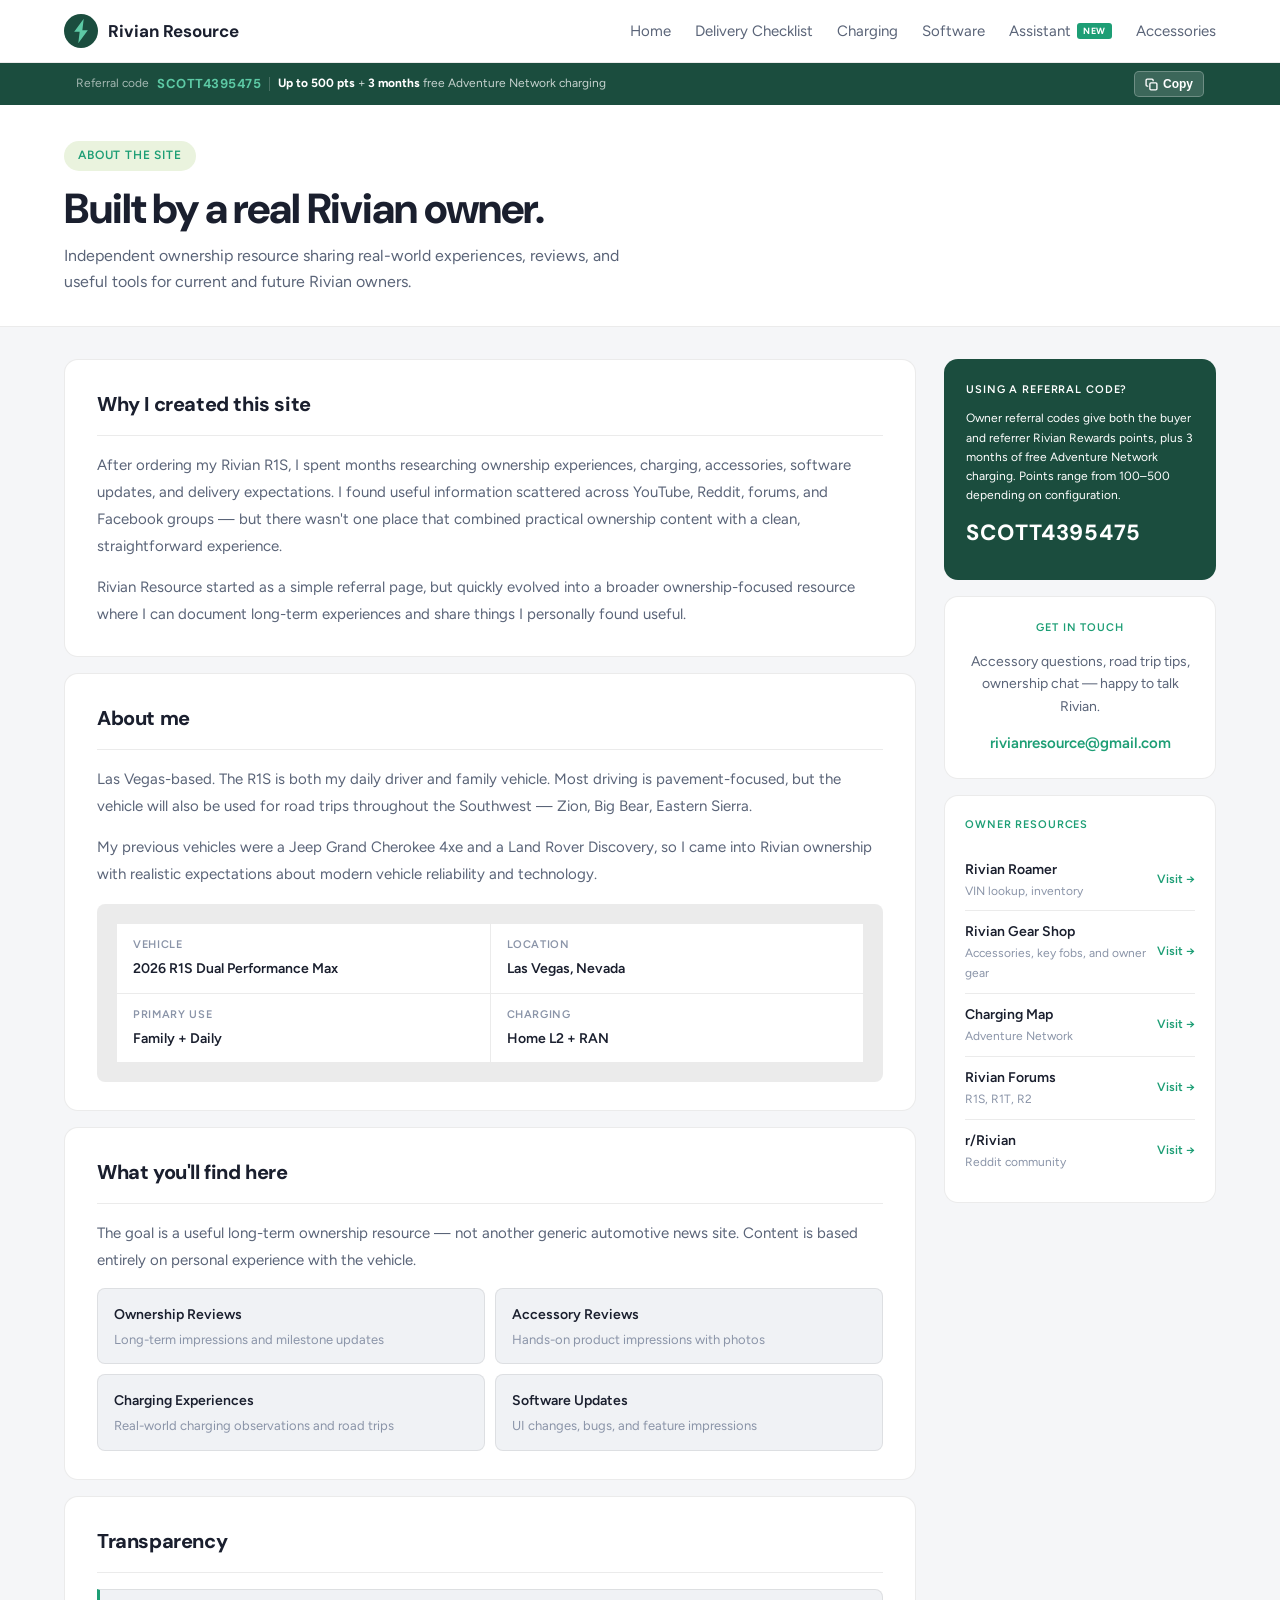
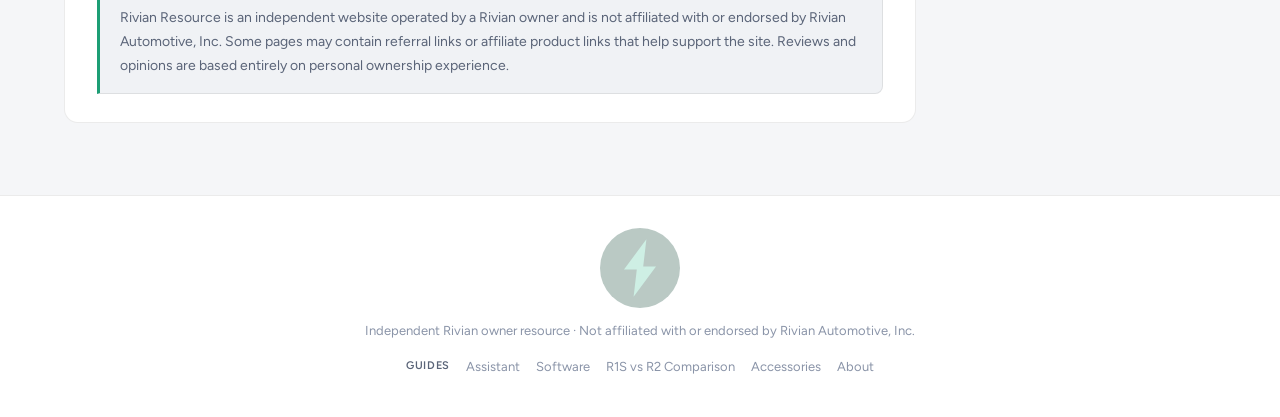
<file: about/index.html>
<!DOCTYPE html>
<html lang="en">
<head>
  <meta charset="UTF-8"/>
  <meta name="viewport" content="width=device-width, initial-scale=1.0"/>
  <title>About the Owner | Rivian R1S Owner Resource</title>
  <meta name="description" content="Las Vegas-based Rivian R1S owner. Real-world reviews, accessory guides, and ownership resources — built around two years of daily driving."/>
  <link rel="canonical" href="https://www.rivianresource.com/about/"/>
  <meta property="og:title" content="About the Owner | Rivian R1S Owner Resource"/>
  <meta property="og:description" content="Las Vegas-based Rivian R1S owner. Real-world reviews, accessory guides, and ownership resources — built around two years of daily driving."/>
  <meta property="og:url" content="https://www.rivianresource.com/about/" />
  <meta property="og:image" content="https://www.rivianresource.com/r1s.jpg"/>
  <meta property="og:type" content="website"/>

  <script async src="https://www.googletagmanager.com/gtag/js?id=G-SB8DBC8NBQ"></script>
  <script>
    window.dataLayer = window.dataLayer || [];
    function gtag(){dataLayer.push(arguments);}
    gtag('js', new Date());
    gtag('config', 'G-SB8DBC8NBQ');
  </script>
<link rel="icon" type="image/svg+xml" href="/images/logo.svg">
<link rel="preconnect" href="https://fonts.googleapis.com">
<link rel="preconnect" href="https://fonts.gstatic.com" crossorigin>
<link href="https://fonts.googleapis.com/css2?family=DM+Sans:wght@600;700;800&family=Figtree:wght@400;500;600&display=swap" rel="stylesheet">
<link rel="stylesheet" href="/shared.css">
  <script defer src="https://static.cloudflareinsights.com/beacon.min.js" data-cf-beacon='{"token": "aabd2c264abb41589ccfd2223c79ae42"}'></script>

  <style>
    .about-layout {
      display: grid;
      grid-template-columns: 1fr 272px;
      gap: 28px;
      align-items: start;
      padding: 32px 0 56px;
    }

    @media (max-width: 860px) {
      .about-layout { grid-template-columns: 1fr; }
    }

    .about-section {
      background: var(--bg-card);
      border: 1px solid var(--border);
      border-radius: var(--radius);
      padding: 28px 32px;
      margin-bottom: 16px;
    }

    .about-section h2 {
      font-family: 'DM Sans', sans-serif;
      font-size: 20px;
      font-weight: 800;
      color: var(--text);
      letter-spacing: -0.02em;
      margin-bottom: 16px;
      padding-bottom: 14px;
      border-bottom: 1px solid var(--border);
    }

    .about-section p {
      font-size: 15px;
      color: var(--text-muted);
      line-height: 1.8;
      margin-bottom: 14px;
    }

    .about-section p:last-child { margin-bottom: 0; }

    /* ─── OWNER CARD ─── */
    .owner-card {
      border-radius: var(--radius-sm);
      padding: 20px;
      margin-top: 16px;
      display: grid;
      grid-template-columns: 1fr 1fr;
      gap: 1px;
      background: var(--border);
      overflow: hidden;
    }

    .owner-stat {
      background: var(--bg-card);
      padding: 12px 16px;
    }

    .owner-stat-label { font-size: 11px; color: var(--text-dim); font-weight: 600; text-transform: uppercase; letter-spacing: 0.06em; margin-bottom: 3px; }
    .owner-stat-value { font-size: 14px; color: var(--text); font-weight: 600; }

    /* ─── CONTENT GRID ─── */
    .content-grid {
      display: grid;
      grid-template-columns: 1fr 1fr;
      gap: 10px;
      margin-top: 4px;
    }

    .content-item {
      background: var(--bg-secondary);
      border: 1px solid var(--border);
      border-radius: var(--radius-sm);
      padding: 14px 16px;
    }

    .content-item-title {
      font-size: 14px;
      font-weight: 600;
      color: var(--text);
      margin-bottom: 4px;
    }

    .content-item-desc { font-size: 13px; color: var(--text-dim); line-height: 1.5; }

    /* ─── TRANSPARENCY NOTE ─── */
    .transparency {
      background: var(--bg-secondary);
      border: 1px solid var(--border);
      border-left: 3px solid var(--green);
      border-radius: 0 var(--radius-sm) var(--radius-sm) 0;
      padding: 16px 20px;
      margin-top: 4px;
    }

    .transparency p {
      font-size: 14px;
      color: var(--text-muted);
      line-height: 1.7;
      margin: 0 !important;
    }

    /* ─── SIDEBAR ─── */
    .about-sidebar { display: flex; flex-direction: column; gap: 16px; position: sticky; top: 80px; }

    .contact-card {
      background: var(--bg-card);
      border: 1px solid var(--border);
      border-radius: var(--radius);
      padding: 22px;
      text-align: center;
    }

    .contact-card p { font-size: 14px; color: var(--text-muted); margin-bottom: 12px; line-height: 1.6; }
    .contact-link { color: var(--green); text-decoration: none; font-size: 15px; font-weight: 600; }
    .contact-link:hover { text-decoration: underline; }

    @media (max-width: 560px) {
      .content-grid { grid-template-columns: 1fr; }
      .owner-card { grid-template-columns: 1fr; }
      .about-section { padding: 20px; }
    }
  </style>
</head>
<body>

  <div id="site-nav"></div>

  <div class="referral-strip">
    <div class="strip-inner" style="justify-content:center;max-width:1160px;margin:0 auto;">
      <span class="strip-label">Referral code</span>
      <span class="strip-code" onclick="stripCopyCode()" style="cursor:pointer;">SCOTT4395475</span>
      <span class="strip-divider"></span>
      <span class="strip-perks"><strong>Up to 500 pts</strong> + <strong>3 months</strong> free Adventure Network charging</span>
      <button class="strip-btn" onclick="stripCopyCode()">
        <svg width="13" height="13" viewBox="0 0 24 24" fill="none" stroke="currentColor" stroke-width="2.5" stroke-linecap="round" stroke-linejoin="round"><rect x="9" y="9" width="13" height="13" rx="2"/><path d="M5 15H4a2 2 0 0 1-2-2V4a2 2 0 0 1 2-2h9a2 2 0 0 1 2 2v1"/></svg>
        Copy
      </button>
      <span class="strip-copied" id="stripCopied">✓ Copied!</span>
    </div>
  </div>

  <div class="page-header">
    <div class="container">
      <div class="page-eyebrow">About the site</div>
      <h1 class="page-title">Built by a real Rivian owner.</h1>
      <p class="page-sub">Independent ownership resource sharing real-world experiences, reviews, and useful tools for current and future Rivian owners.</p>
    </div>
  </div>

  <div class="container">
    <div class="about-layout">

      <div>

        <div class="about-section">
          <h2>Why I created this site</h2>
          <p>After ordering my Rivian R1S, I spent months researching ownership experiences, charging, accessories, software updates, and delivery expectations. I found useful information scattered across YouTube, Reddit, forums, and Facebook groups — but there wasn't one place that combined practical ownership content with a clean, straightforward experience.</p>
          <p>Rivian Resource started as a simple referral page, but quickly evolved into a broader ownership-focused resource where I can document long-term experiences and share things I personally found useful.</p>
        </div>

        <div class="about-section">
          <h2>About me</h2>
          <p>Las Vegas-based. The R1S is both my daily driver and family vehicle. Most driving is pavement-focused, but the vehicle will also be used for road trips throughout the Southwest — Zion, Big Bear, Eastern Sierra.</p>
          <p>My previous vehicles were a Jeep Grand Cherokee 4xe and a Land Rover Discovery, so I came into Rivian ownership with realistic expectations about modern vehicle reliability and technology.</p>
          <div class="owner-card">
            <div class="owner-stat"><div class="owner-stat-label">Vehicle</div><div class="owner-stat-value">2026 R1S Dual Performance Max</div></div>
            <div class="owner-stat"><div class="owner-stat-label">Location</div><div class="owner-stat-value">Las Vegas, Nevada</div></div>
            <div class="owner-stat"><div class="owner-stat-label">Primary use</div><div class="owner-stat-value">Family + Daily</div></div>
            <div class="owner-stat"><div class="owner-stat-label">Charging</div><div class="owner-stat-value">Home L2 + RAN</div></div>
          </div>
        </div>

        <div class="about-section">
          <h2>What you'll find here</h2>
          <p>The goal is a useful long-term ownership resource — not another generic automotive news site. Content is based entirely on personal experience with the vehicle.</p>
          <div class="content-grid">
            <div class="content-item">
              <div class="content-item-title">Ownership Reviews</div>
              <div class="content-item-desc">Long-term impressions and milestone updates</div>
            </div>
            <div class="content-item">
              <div class="content-item-title">Accessory Reviews</div>
              <div class="content-item-desc">Hands-on product impressions with photos</div>
            </div>
            <div class="content-item">
              <div class="content-item-title">Charging Experiences</div>
              <div class="content-item-desc">Real-world charging observations and road trips</div>
            </div>
            <div class="content-item">
              <div class="content-item-title">Software Updates</div>
              <div class="content-item-desc">UI changes, bugs, and feature impressions</div>
            </div>
          </div>
        </div>

        <div class="about-section">
          <h2>Transparency</h2>
          <div class="transparency">
            <p>Rivian Resource is an independent website operated by a Rivian owner and is not affiliated with or endorsed by Rivian Automotive, Inc. Some pages may contain referral links or affiliate product links that help support the site. Reviews and opinions are based entirely on personal ownership experience.</p>
          </div>
        </div>

      </div>

      <!-- SIDEBAR -->
      <div class="about-sidebar">

        <div class="sidebar-referral">
  <div class="sidebar-referral-label">Using a referral code?</div>
  <p style="font-size:12px; color:#ffffff; line-height:1.6; margin-bottom:10px;">Owner referral codes give both the buyer and referrer Rivian Rewards points, plus 3 months of free Adventure Network charging. Points range from 100–500 depending on configuration.</p>
  <div class="sidebar-referral-code">SCOTT4395475</div>
</div>

        <div class="contact-card">
          <div class="section-label" style="justify-content:center;">Get in touch</div>
          <p>Accessory questions, road trip tips, ownership chat — happy to talk Rivian.</p>
          <a href="mailto:rivianresource@gmail.com" class="contact-link">rivianresource@gmail.com</a>
        </div>

        <div class="card" style="padding:20px;">
          <div class="section-label">Owner resources</div>
          <div class="resource-row">
            <div><div class="resource-name">Rivian Roamer</div><div class="resource-desc">VIN lookup, inventory</div></div>
            <a href="https://rivianroamer.com" target="_blank" rel="noopener noreferrer" class="resource-link">Visit</a>
          </div>
          <div class="resource-row">
            <div><div class="resource-name">Rivian Gear Shop</div><div class="resource-desc">Accessories, key fobs, and owner gear</div></div>
            <a href="https://rivian.com/gear-shop" target="_blank" rel="noopener noreferrer" class="resource-link">Visit</a>
          </div>
          <div class="resource-row">
            <div><div class="resource-name">Charging Map</div><div class="resource-desc">Adventure Network</div></div>
            <a href="https://rivian.com/experience/charging#map" target="_blank" rel="noopener noreferrer" class="resource-link">Visit</a>
          </div>
          <div class="resource-row">
            <div><div class="resource-name">Rivian Forums</div><div class="resource-desc">R1S, R1T, R2</div></div>
            <a href="https://www.rivianforums.com/forum/" target="_blank" rel="noopener noreferrer" class="resource-link">Visit</a>
          </div>
          <div class="resource-row">
            <div><div class="resource-name">r/Rivian</div><div class="resource-desc">Reddit community</div></div>
            <a href="https://www.reddit.com/r/Rivian/" target="_blank" rel="noopener noreferrer" class="resource-link">Visit</a>
          </div>
        </div>

      </div>
    </div>
  </div>

  <footer>
    <div class="container">
      <img src="/images/logo.svg" alt="Rivian Resource">
      Independent Rivian owner resource · Not affiliated with or endorsed by Rivian Automotive, Inc.
      <div class="footer-guides">
        <span class="footer-guides-label">Guides</span>
        <a href="/assistant/">Assistant</a>
        <a href="/software/">Software</a>
        <a href="/compare/">R1S vs R2 Comparison</a>
        <a href="/accessories/">Accessories</a>
        <a href="/about/">About</a>
      </div>
    </div>
  </footer>

<script src="/nav-init.js"></script>

  <script src="/shared.js"></script>

</body>
</html>
</file>
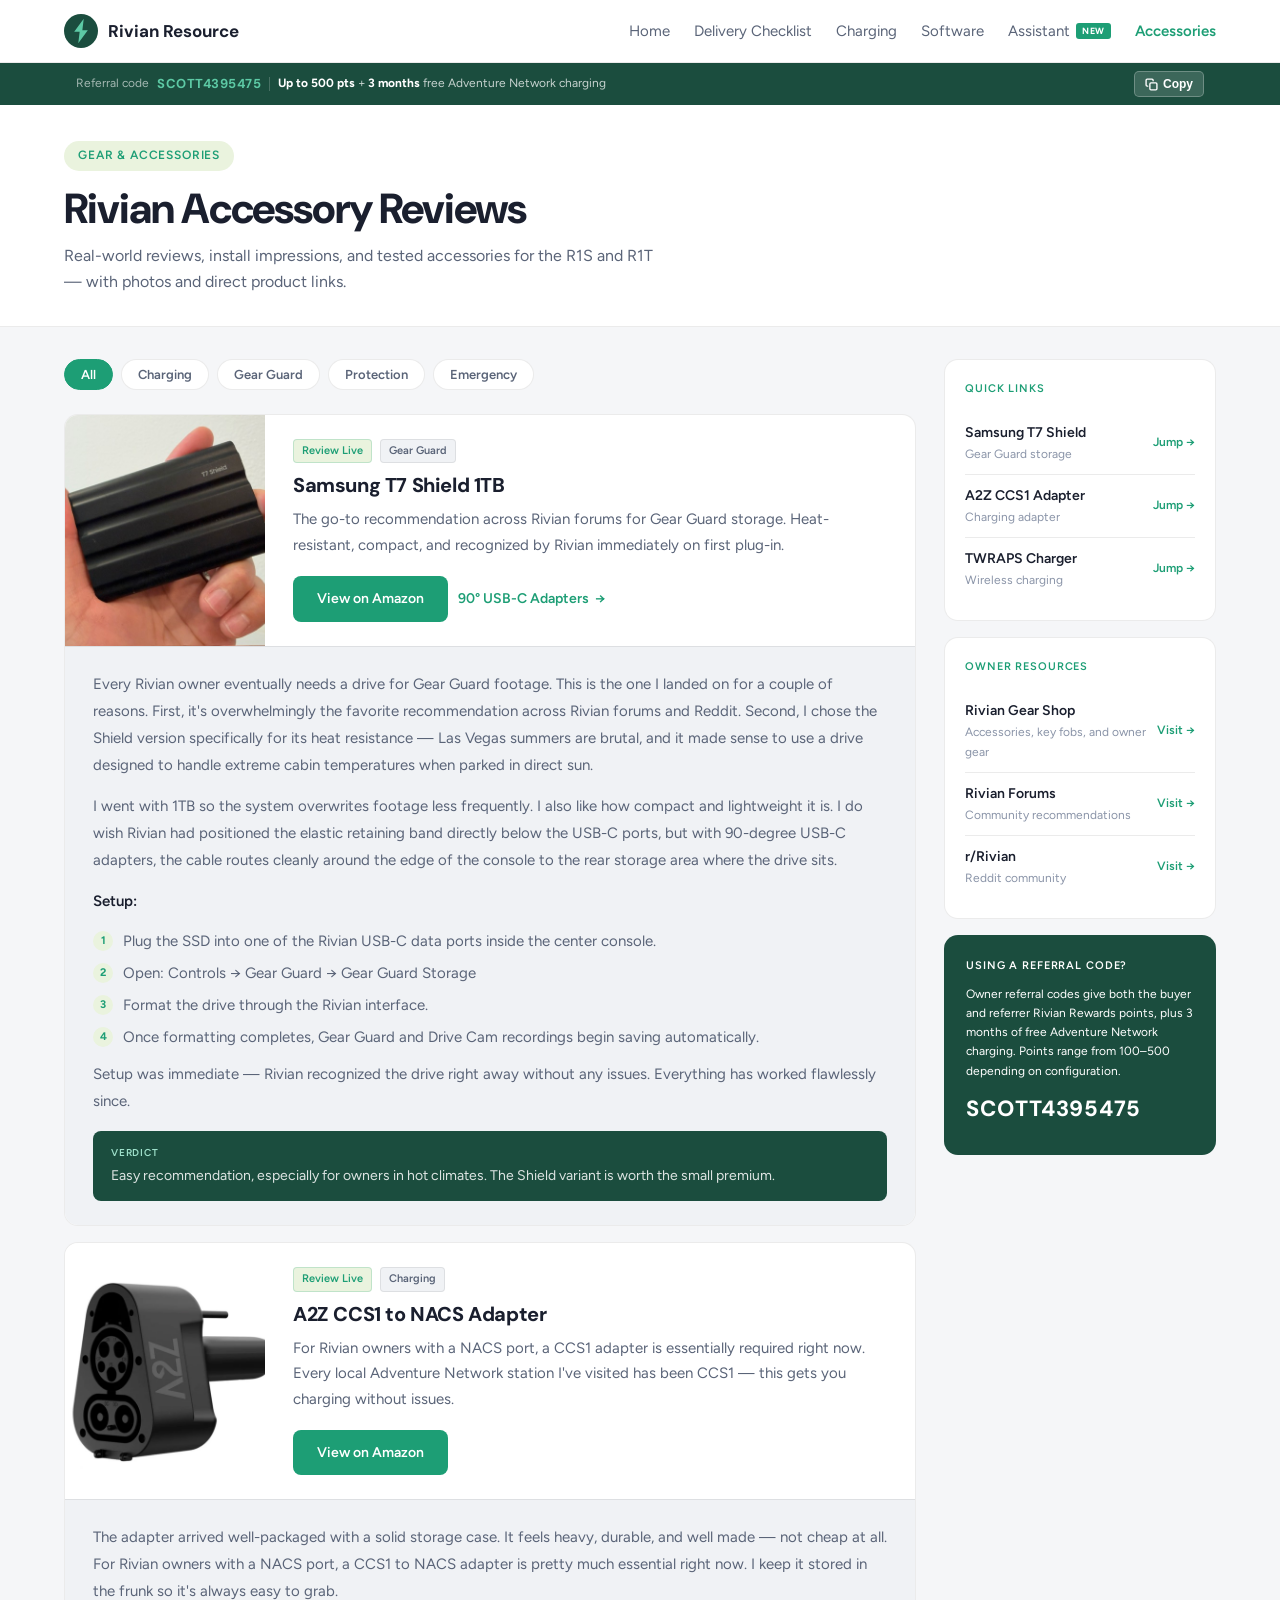
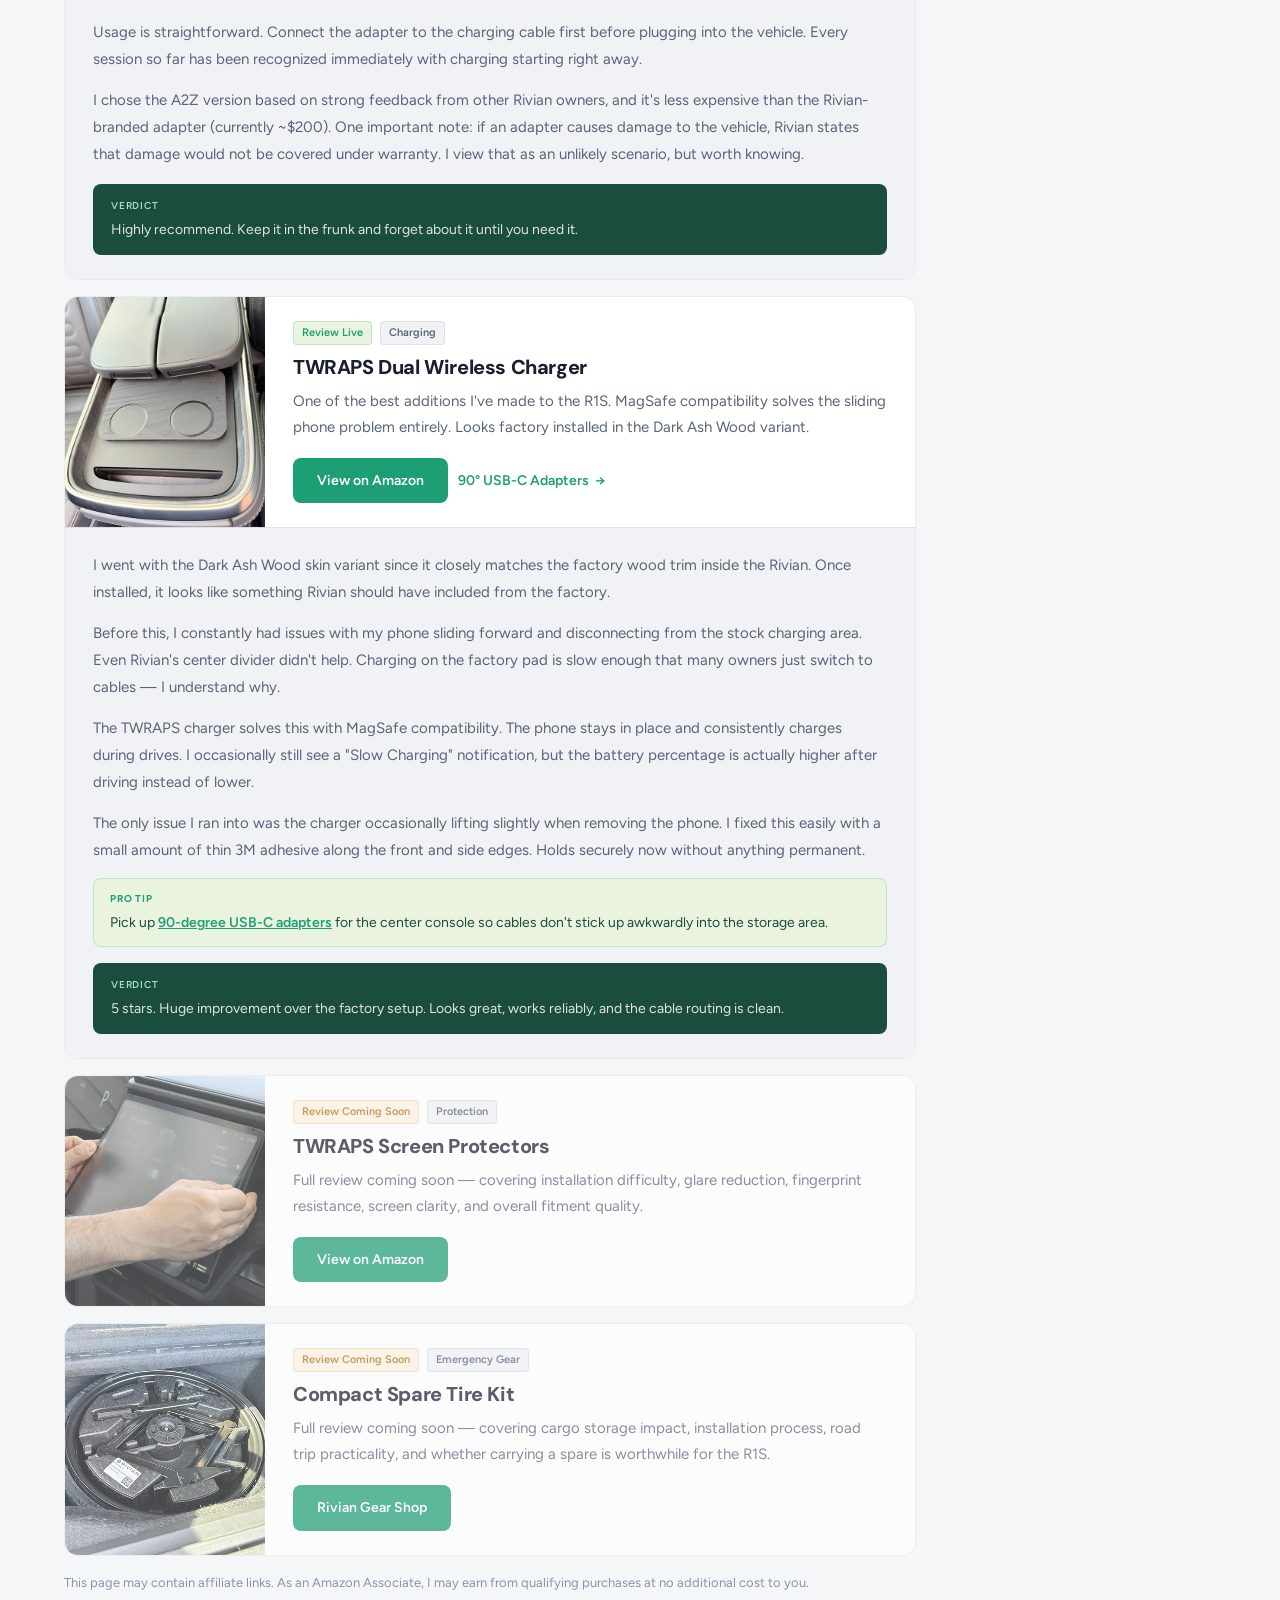
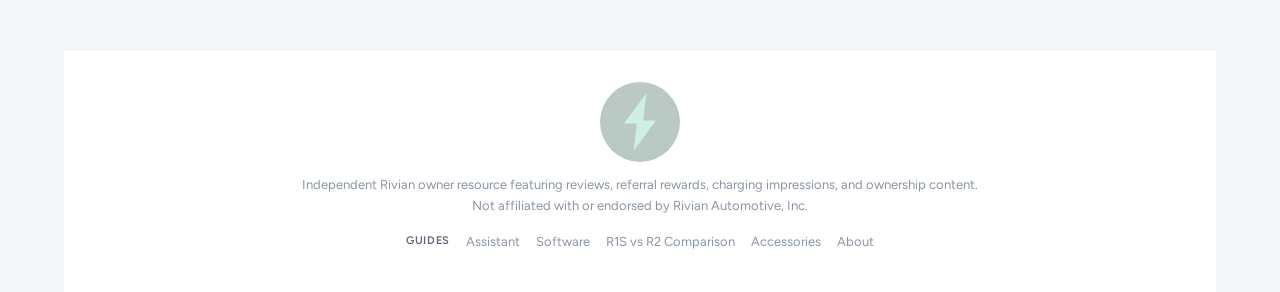
<file: accessories/index.html>
<!DOCTYPE html>
<html lang="en">
<head>
  <meta charset="UTF-8"/>
  <meta name="viewport" content="width=device-width, initial-scale=1.0"/>
  <title>Rivian Accessory Reviews | Rivian Resource</title>
  <meta name="description" content="Hands-on Rivian accessory reviews including charging adapters, floor mats, organizers, screen protectors, spare tire kits, and real-world R1S/R1T upgrades."/>
  <link rel="canonical" href="https://www.rivianresource.com/accessories/"/>
  <meta property="og:title" content="Rivian Accessory Reviews | Rivian Resource"/>
  <meta property="og:description" content="Hands-on Rivian accessory reviews including charging adapters, floor mats, organizers, screen protectors, spare tire kits, and real-world R1S/R1T upgrades."/>
  <meta property="og:image" content="https://www.rivianresource.com/r1s.jpg"/>
  <meta property="og:url" content="https://www.rivianresource.com/accessories/" />
  <meta property="og:type" content="website"/>

<link rel="icon" type="image/svg+xml" href="/images/logo.svg">
<link rel="preconnect" href="https://fonts.googleapis.com">
<link rel="preconnect" href="https://fonts.gstatic.com" crossorigin>
<link href="https://fonts.googleapis.com/css2?family=DM+Sans:wght@600;700;800&family=Figtree:wght@400;500;600&display=swap" rel="stylesheet">
<link rel="stylesheet" href="/shared.css">
  <script defer src="https://static.cloudflareinsights.com/beacon.min.js" data-cf-beacon='{"token": "aabd2c264abb41589ccfd2223c79ae42"}'></script>

  <style>
    .acc-layout {
      display: grid;
      grid-template-columns: 1fr 272px;
      gap: 28px;
      align-items: start;
      padding: 32px 0 56px;
    }

    @media (max-width: 860px) {
  .acc-layout { grid-template-columns: 1fr; }
  .acc-sidebar { display: none; }
}

    /* ─── FILTER TABS ─── */
    .filter-row {
      display: flex;
      gap: 8px;
      flex-wrap: wrap;
      margin-bottom: 24px;
    }

    .filter-btn {
      background: var(--bg-card);
      border: 1px solid var(--border);
      border-radius: 999px;
      padding: 7px 16px;
      font-family: 'Figtree', sans-serif;
      font-size: 13px;
      font-weight: 600;
      color: var(--text-muted);
      cursor: pointer;
      transition: all 0.15s ease;
    }

    .filter-btn:hover { border-color: var(--border-hover); color: var(--text); }
    .filter-btn.active { background: var(--green); border-color: var(--green); color: #fff; }

    /* ─── ACCESSORY CARD ─── */
    .acc-card {
      background: var(--bg-card);
      border: 1px solid var(--border);
      border-radius: var(--radius);
      overflow: hidden;
      margin-bottom: 16px;
      transition: border-color 0.2s ease;
    }

    .acc-card:hover { border-color: var(--border-hover); }

    .acc-card-inner { display: flex; gap: 0; }

    .acc-card-img {
      width: 200px;
      min-height: 200px;
      flex-shrink: 0;
      overflow: hidden;
      background: var(--bg-secondary);
    }

    .acc-card-img img {
      width: 100%;
      height: 100%;
      object-fit: cover;
      display: block;
    }

    .acc-card-body { padding: 24px 28px; flex: 1; }

    .acc-card-meta {
      display: flex;
      align-items: center;
      gap: 8px;
      margin-bottom: 10px;
      flex-wrap: wrap;
    }

    .acc-card-title {
      font-family: 'DM Sans', sans-serif;
      font-size: 20px;
      font-weight: 800;
      color: var(--text);
      letter-spacing: -0.02em;
      margin-bottom: 10px;
      line-height: 1.2;
    }

    .acc-card-excerpt {
      font-size: 15px;
      color: var(--text-muted);
      line-height: 1.7;
      margin-bottom: 18px;
    }

    .acc-card-actions { display: flex; gap: 10px; flex-wrap: wrap; align-items: center; }

    /* ─── FULL REVIEW (expanded) ─── */
    .acc-review {
      border-top: 1px solid var(--border);
      padding: 24px 28px;
      background: var(--bg-secondary);
    }

    .acc-review p {
      font-size: 15px;
      color: var(--text-muted);
      line-height: 1.8;
      margin-bottom: 14px;
    }

    .acc-review p:last-child { margin-bottom: 0; }

    .acc-review strong { color: var(--text); font-weight: 600; }

    .acc-review ol {
      list-style: none;
      counter-reset: steps;
      margin: 12px 0;
      display: flex;
      flex-direction: column;
      gap: 8px;
    }

    .acc-review ol li {
      counter-increment: steps;
      font-size: 15px;
      color: var(--text-muted);
      padding-left: 30px;
      position: relative;
      line-height: 1.6;
    }

    .acc-review ol li::before {
      content: counter(steps);
      position: absolute;
      left: 0;
      width: 20px;
      height: 20px;
      background: var(--green-pale);
      color: var(--green);
      border-radius: 50%;
      font-size: 11px;
      font-weight: 700;
      display: flex;
      align-items: center;
      justify-content: center;
      top: 2px;
    }

    .verdict-inline {
      background: var(--green-dark);
      border-radius: var(--radius-sm);
      padding: 14px 18px;
      margin-top: 16px;
    }

    .verdict-inline-label { font-size: 10px; font-weight: 600; color: #9FE1CB; text-transform: uppercase; letter-spacing: 0.08em; margin-bottom: 4px; }
    .verdict-inline p { font-size: 14px; color: rgba(255,255,255,0.85); line-height: 1.6; margin: 0 !important; }

    .pro-tip {
      background: var(--green-pale);
      border: 1px solid rgba(29,158,117,0.2);
      border-radius: var(--radius-sm);
      padding: 12px 16px;
      margin: 14px 0;
    }

    .pro-tip-label { font-size: 10px; font-weight: 700; color: var(--green); text-transform: uppercase; letter-spacing: 0.08em; margin-bottom: 4px; }
    .pro-tip p { font-size: 14px; color: #1b4d3e; line-height: 1.6; margin: 0 !important; }
    .pro-tip a { color: var(--green); font-weight: 600; }

    .inline-link {
      color: var(--green);
      text-decoration: none;
      font-weight: 600;
      border-bottom: 1px solid rgba(29,158,117,0.3);
    }

    .inline-link:hover { border-color: var(--green); }

    /* ─── COMING SOON ─── */
    .acc-card.coming-soon { opacity: 0.7; }
    .acc-card.coming-soon:hover { border-color: var(--border); }

    /* ─── SIDEBAR ─── */
    .acc-sidebar { display: flex; flex-direction: column; gap: 16px; position: sticky; top: 80px; }

    @media (max-width: 640px) {
      .acc-card-inner { flex-direction: column; }
      .acc-card-img { width: 100%; min-height: 180px; }
      .acc-card-body { padding: 18px; }
      .acc-review { padding: 18px; }
    }
  </style>
</head>
<body>

  <div id="site-nav"></div>

  <div class="referral-strip">
    <div class="strip-inner" style="justify-content:center;max-width:1160px;margin:0 auto;">
      <span class="strip-label">Referral code</span>
      <span class="strip-code" onclick="stripCopyCode()" style="cursor:pointer;">SCOTT4395475</span>
      <span class="strip-divider"></span>
      <span class="strip-perks"><strong>Up to 500 pts</strong> + <strong>3 months</strong> free Adventure Network charging</span>
      <button class="strip-btn" onclick="stripCopyCode()">
        <svg width="13" height="13" viewBox="0 0 24 24" fill="none" stroke="currentColor" stroke-width="2.5" stroke-linecap="round" stroke-linejoin="round"><rect x="9" y="9" width="13" height="13" rx="2"/><path d="M5 15H4a2 2 0 0 1-2-2V4a2 2 0 0 1 2-2h9a2 2 0 0 1 2 2v1"/></svg>
        Copy
      </button>
      <span class="strip-copied" id="stripCopied">✓ Copied!</span>
    </div>
  </div>

  <div class="page-header">
    <div class="container">
      <div class="page-eyebrow">Gear &amp; Accessories</div>
      <h1 class="page-title">Rivian Accessory Reviews</h1>
      <p class="page-sub">Real-world reviews, install impressions, and tested accessories for the R1S and R1T — with photos and direct product links.</p>
    </div>
  </div>

  <div class="container">
    <div class="acc-layout">

      <div>
        <div class="filter-row">
          <button class="filter-btn active" onclick="filterAcc('all', this)">All</button>
          <button class="filter-btn" onclick="filterAcc('charging', this)">Charging</button>
          <button class="filter-btn" onclick="filterAcc('gear-guard', this)">Gear Guard</button>
          <button class="filter-btn" onclick="filterAcc('protection', this)">Protection</button>
          <button class="filter-btn" onclick="filterAcc('emergency', this)">Emergency</button>
        </div>

        <!-- SAMSUNG T7 SHIELD -->
        <div class="acc-card" data-category="gear-guard" id="t7shield-review">
          <div class="acc-card-inner">
            <div class="acc-card-img">
              <img src="/images/shield.jpg" alt="Samsung T7 Shield 1TB">
            </div>
            <div class="acc-card-body">
              <div class="acc-card-meta">
                <span class="tag green">Review Live</span>
                <span class="tag">Gear Guard</span>
              </div>
              <div class="acc-card-title">Samsung T7 Shield 1TB</div>
              <p class="acc-card-excerpt">The go-to recommendation across Rivian forums for Gear Guard storage. Heat-resistant, compact, and recognized by Rivian immediately on first plug-in.</p>
              <div class="acc-card-actions">
                <a href="https://amzn.to/4ttCWun" target="_blank" rel="noopener noreferrer" class="cta-btn">View on Amazon</a>
                <a href="https://amzn.to/4d9F2t1" target="_blank" rel="noopener noreferrer" class="link-btn">90° USB-C Adapters</a>
              </div>
            </div>
          </div>
          <div class="acc-review">
            <p>Every Rivian owner eventually needs a drive for Gear Guard footage. This is the one I landed on for a couple of reasons. First, it's overwhelmingly the favorite recommendation across Rivian forums and Reddit. Second, I chose the Shield version specifically for its heat resistance — Las Vegas summers are brutal, and it made sense to use a drive designed to handle extreme cabin temperatures when parked in direct sun.</p>
            <p>I went with 1TB so the system overwrites footage less frequently. I also like how compact and lightweight it is. I do wish Rivian had positioned the elastic retaining band directly below the USB-C ports, but with 90-degree USB-C adapters, the cable routes cleanly around the edge of the console to the rear storage area where the drive sits.</p>
            <p><strong>Setup:</strong></p>
            <ol>
              <li>Plug the SSD into one of the Rivian USB-C data ports inside the center console.</li>
              <li>Open: Controls → Gear Guard → Gear Guard Storage</li>
              <li>Format the drive through the Rivian interface.</li>
              <li>Once formatting completes, Gear Guard and Drive Cam recordings begin saving automatically.</li>
            </ol>
            <p>Setup was immediate — Rivian recognized the drive right away without any issues. Everything has worked flawlessly since.</p>
            <div class="verdict-inline">
              <div class="verdict-inline-label">Verdict</div>
              <p>Easy recommendation, especially for owners in hot climates. The Shield variant is worth the small premium.</p>
            </div>
          </div>
        </div>

        <!-- A2Z CCS1 ADAPTER -->
        <div class="acc-card" data-category="charging" id="a2z-adapter">
          <div class="acc-card-inner">
            <div class="acc-card-img">
              <img src="/images/a2z.jpg" alt="A2Z CCS1 to NACS Adapter">
            </div>
            <div class="acc-card-body">
              <div class="acc-card-meta">
                <span class="tag green">Review Live</span>
                <span class="tag">Charging</span>
              </div>
              <div class="acc-card-title">A2Z CCS1 to NACS Adapter</div>
              <p class="acc-card-excerpt">For Rivian owners with a NACS port, a CCS1 adapter is essentially required right now. Every local Adventure Network station I've visited has been CCS1 — this gets you charging without issues.</p>
              <div class="acc-card-actions">
                <a href="https://amzn.to/4eBEaQw" target="_blank" rel="noopener noreferrer" class="cta-btn">View on Amazon</a>
              </div>
            </div>
          </div>
          <div class="acc-review">
            <p>The adapter arrived well-packaged with a solid storage case. It feels heavy, durable, and well made — not cheap at all. For Rivian owners with a NACS port, a CCS1 to NACS adapter is pretty much essential right now. I keep it stored in the frunk so it's always easy to grab.</p>
            <p>Usage is straightforward. Connect the adapter to the charging cable first before plugging into the vehicle. Every session so far has been recognized immediately with charging starting right away.</p>
            <p>I chose the A2Z version based on strong feedback from other Rivian owners, and it's less expensive than the Rivian-branded adapter (currently ~$200). One important note: if an adapter causes damage to the vehicle, Rivian states that damage would not be covered under warranty. I view that as an unlikely scenario, but worth knowing.</p>
            <div class="verdict-inline">
              <div class="verdict-inline-label">Verdict</div>
              <p>Highly recommend. Keep it in the frunk and forget about it until you need it.</p>
            </div>
          </div>
        </div>

        <!-- TWRAPS CHARGER -->
        <div class="acc-card" data-category="charging" id="twcharger-review">
          <div class="acc-card-inner">
            <div class="acc-card-img">
              <img src="/images/twcharger.jpg" alt="TWRAPS Dual Wireless Phone Charger">
            </div>
            <div class="acc-card-body">
              <div class="acc-card-meta">
                <span class="tag green">Review Live</span>
                <span class="tag">Charging</span>
              </div>
              <div class="acc-card-title">TWRAPS Dual Wireless Charger</div>
              <p class="acc-card-excerpt">One of the best additions I've made to the R1S. MagSafe compatibility solves the sliding phone problem entirely. Looks factory installed in the Dark Ash Wood variant.</p>
              <div class="acc-card-actions">
                <a href="https://amzn.to/3P3wwE5" target="_blank" rel="noopener noreferrer" class="cta-btn">View on Amazon</a>
                <a href="https://amzn.to/4u3v43M" target="_blank" rel="noopener noreferrer" class="link-btn">90° USB-C Adapters</a>
              </div>
            </div>
          </div>
          <div class="acc-review">
            <p>I went with the Dark Ash Wood skin variant since it closely matches the factory wood trim inside the Rivian. Once installed, it looks like something Rivian should have included from the factory.</p>
            <p>Before this, I constantly had issues with my phone sliding forward and disconnecting from the stock charging area. Even Rivian's center divider didn't help. Charging on the factory pad is slow enough that many owners just switch to cables — I understand why.</p>
            <p>The TWRAPS charger solves this with MagSafe compatibility. The phone stays in place and consistently charges during drives. I occasionally still see a "Slow Charging" notification, but the battery percentage is actually higher after driving instead of lower.</p>
            <p>The only issue I ran into was the charger occasionally lifting slightly when removing the phone. I fixed this easily with a small amount of thin 3M adhesive along the front and side edges. Holds securely now without anything permanent.</p>
            <div class="pro-tip">
              <div class="pro-tip-label">Pro tip</div>
              <p>Pick up <a href="https://amzn.to/4u3v43M" target="_blank" rel="noopener noreferrer">90-degree USB-C adapters</a> for the center console so cables don't stick up awkwardly into the storage area.</p>
            </div>
            <div class="verdict-inline">
              <div class="verdict-inline-label">Verdict</div>
              <p>5 stars. Huge improvement over the factory setup. Looks great, works reliably, and the cable routing is clean.</p>
            </div>
          </div>
        </div>

        <!-- TWRAPS SCREEN PROTECTORS — coming soon -->
        <div class="acc-card coming-soon" data-category="protection">
          <div class="acc-card-inner">
            <div class="acc-card-img">
              <img src="/images/twscreen.jpg" alt="TWRAPS Screen Protectors">
            </div>
            <div class="acc-card-body">
              <div class="acc-card-meta">
                <span class="tag gold">Review Coming Soon</span>
                <span class="tag">Protection</span>
              </div>
              <div class="acc-card-title">TWRAPS Screen Protectors</div>
              <p class="acc-card-excerpt">Full review coming soon — covering installation difficulty, glare reduction, fingerprint resistance, screen clarity, and overall fitment quality.</p>
              <div class="acc-card-actions">
                <a href="https://amzn.to/4d0EwyM" target="_blank" rel="noopener noreferrer" class="cta-btn">View on Amazon</a>
              </div>
            </div>
          </div>
        </div>

        <!-- SPARE TIRE — coming soon -->
        <div class="acc-card coming-soon" data-category="emergency">
          <div class="acc-card-inner">
            <div class="acc-card-img">
              <img src="/images/spare-kit.jpg" alt="Compact Spare Tire Kit">
            </div>
            <div class="acc-card-body">
              <div class="acc-card-meta">
                <span class="tag gold">Review Coming Soon</span>
                <span class="tag">Emergency Gear</span>
              </div>
              <div class="acc-card-title">Compact Spare Tire Kit</div>
              <p class="acc-card-excerpt">Full review coming soon — covering cargo storage impact, installation process, road trip practicality, and whether carrying a spare is worthwhile for the R1S.</p>
              <div class="acc-card-actions">
                <a href="https://gearshop.rivian.com/products/compact-spare-tire" target="_blank" rel="noopener noreferrer" class="cta-btn">Rivian Gear Shop</a>
              </div>
            </div>
          </div>
        </div>

        <p style="font-size:13px; color:var(--text-dim); margin-top:8px;">This page may contain affiliate links. As an Amazon Associate, I may earn from qualifying purchases at no additional cost to you.</p>
      </div>

      <!-- SIDEBAR -->
            <div class="acc-sidebar">
              
        <div class="card" style="padding:20px;">
          <div class="section-label">Quick links</div>
          <div class="resource-row">
            <div><div class="resource-name">Samsung T7 Shield</div><div class="resource-desc">Gear Guard storage</div></div>
            <a href="#t7shield-review" class="resource-link">Jump</a>
          </div>
          <div class="resource-row">
            <div><div class="resource-name">A2Z CCS1 Adapter</div><div class="resource-desc">Charging adapter</div></div>
            <a href="#a2z-adapter" class="resource-link">Jump</a>
          </div>
          <div class="resource-row">
            <div><div class="resource-name">TWRAPS Charger</div><div class="resource-desc">Wireless charging</div></div>
            <a href="#twcharger-review" class="resource-link">Jump</a>
          </div>
        </div>

        <div class="card" style="padding:20px;">
          <div class="section-label">Owner resources</div>
          <div class="resource-row">
            <div><div class="resource-name">Rivian Gear Shop</div><div class="resource-desc">Accessories, key fobs, and owner gear</div></div>
            <a href="https://rivian.com/gear-shop" target="_blank" rel="noopener noreferrer" class="resource-link">Visit</a>
          </div>
          <div class="resource-row">
            <div><div class="resource-name">Rivian Forums</div><div class="resource-desc">Community recommendations</div></div>
            <a href="https://www.rivianforums.com/forum/" target="_blank" rel="noopener noreferrer" class="resource-link">Visit</a>
          </div>
          <div class="resource-row">
            <div><div class="resource-name">r/Rivian</div><div class="resource-desc">Reddit community</div></div>
            <a href="https://www.reddit.com/r/Rivian/" target="_blank" rel="noopener noreferrer" class="resource-link">Visit</a>
           </div>
          </div>
          <div class="sidebar-referral">
  <div class="sidebar-referral-label">Using a referral code?</div>
  <p style="font-size:12px; color:#ffffff; line-height:1.6; margin-bottom:10px;">Owner referral codes give both the buyer and referrer Rivian Rewards points, plus 3 months of free Adventure Network charging. Points range from 100–500 depending on configuration.</p>
  <div class="sidebar-referral-code">SCOTT4395475</div>
</div>
      </div>
      </div>

  <footer>
    <div class="container">
      <img src="/images/logo.svg" alt="Rivian Resource">
      Independent Rivian owner resource featuring reviews, referral rewards, charging impressions, and ownership content.<br>
      Not affiliated with or endorsed by Rivian Automotive, Inc.
      <div class="footer-guides">
        <span class="footer-guides-label">Guides</span>
        <a href="/assistant/">Assistant</a>
        <a href="/software/">Software</a>
        <a href="/compare/">R1S vs R2 Comparison</a>
        <a href="/accessories/">Accessories</a>
        <a href="/about/">About</a>
      </div>
    </div>
  </footer>

<script src="/nav-init.js"></script>

<script>

    function filterAcc(category, btn) {
      document.querySelectorAll('.filter-btn').forEach(b => b.classList.remove('active'));
      btn.classList.add('active');
      document.querySelectorAll('.acc-card').forEach(card => {
        if (category === 'all' || card.dataset.category === category) {
          card.style.display = '';
        } else {
          card.style.display = 'none';
        }
      });
    }
  </script>

  <script src="/shared.js"></script>

</body>
</html>
</file>
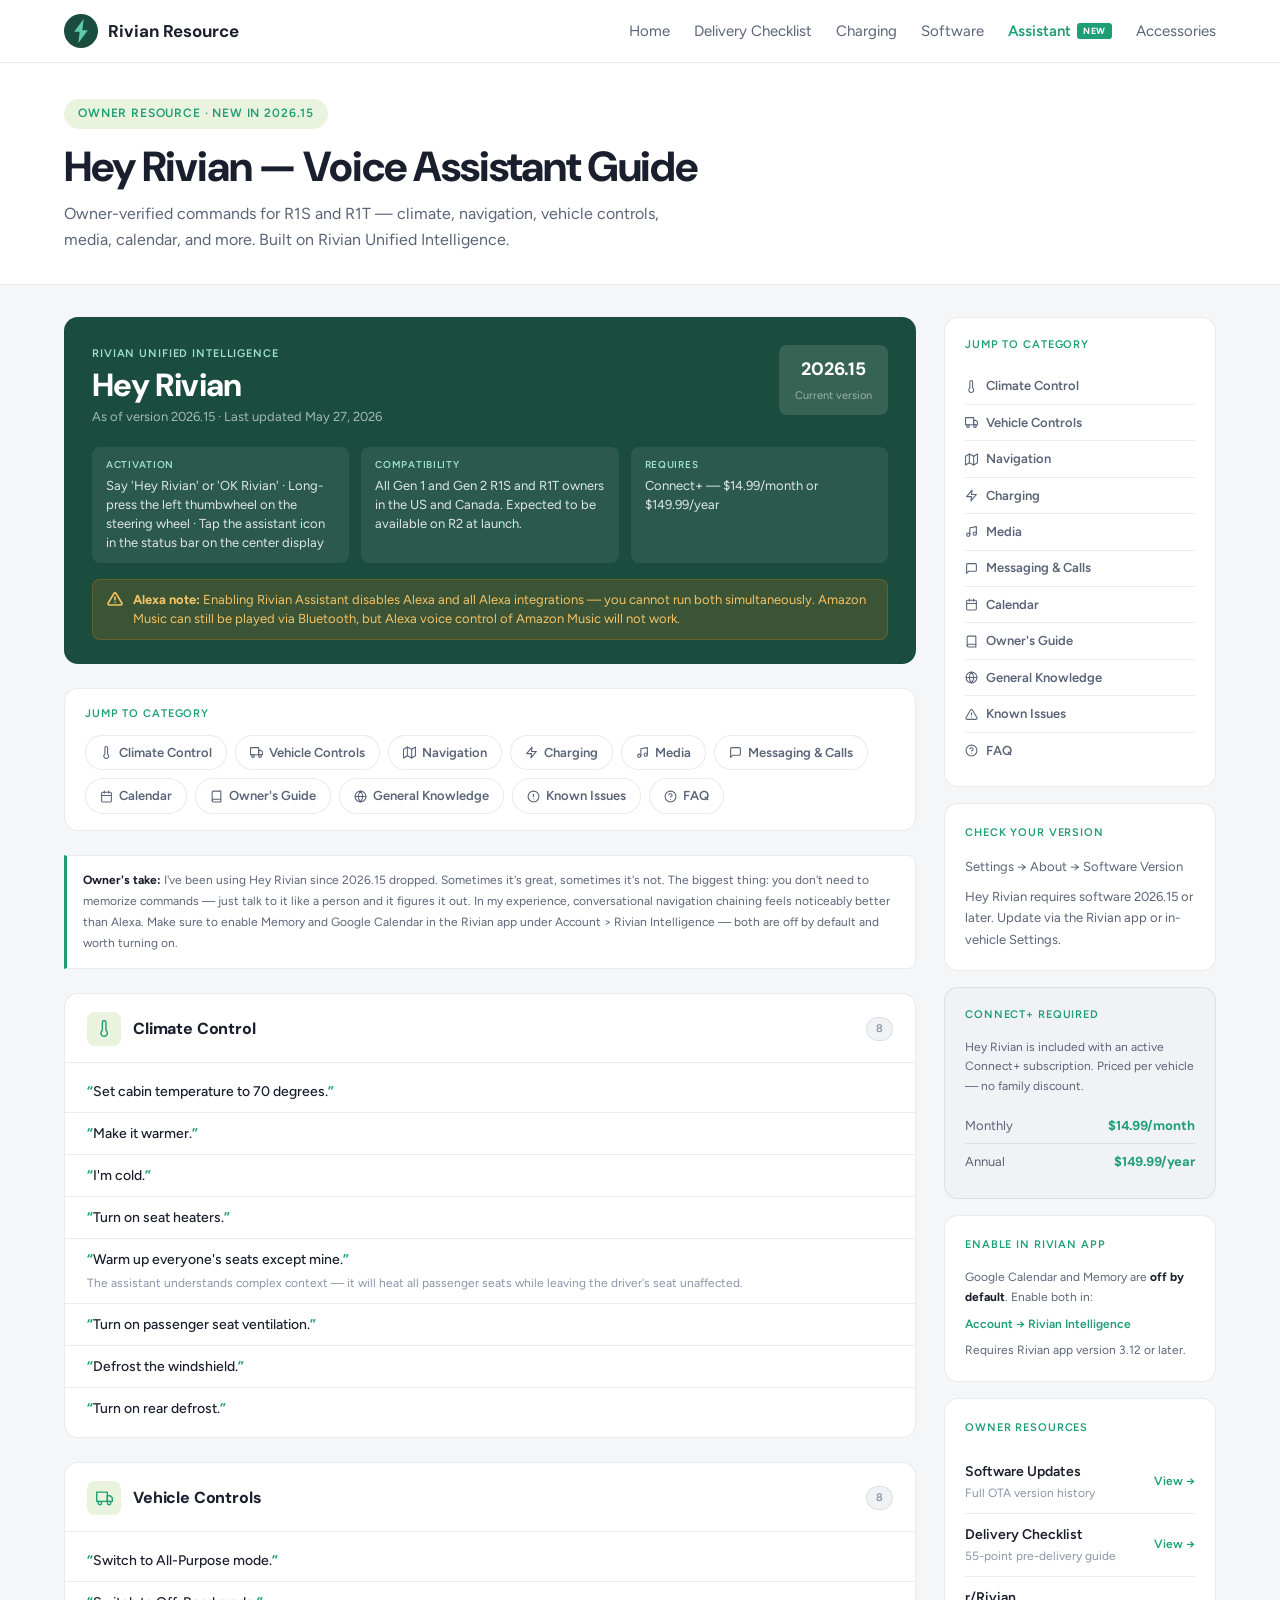
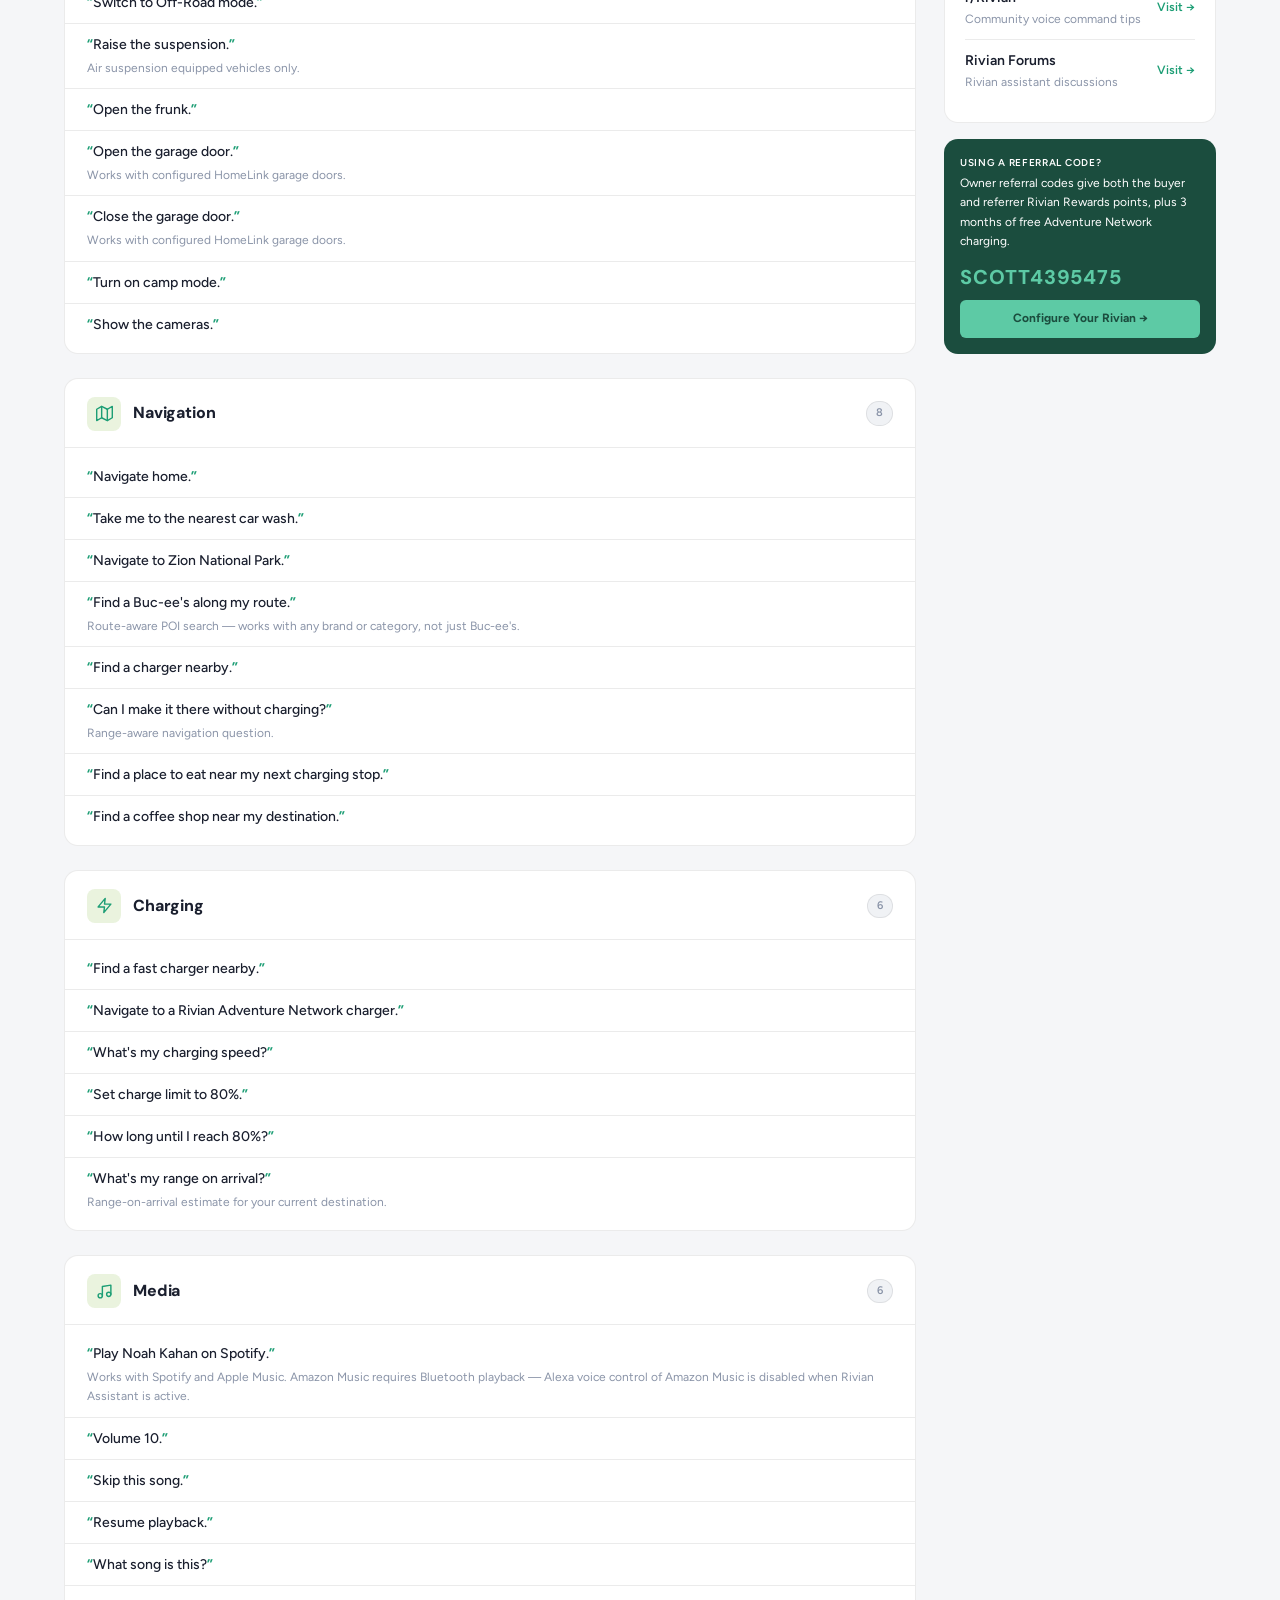
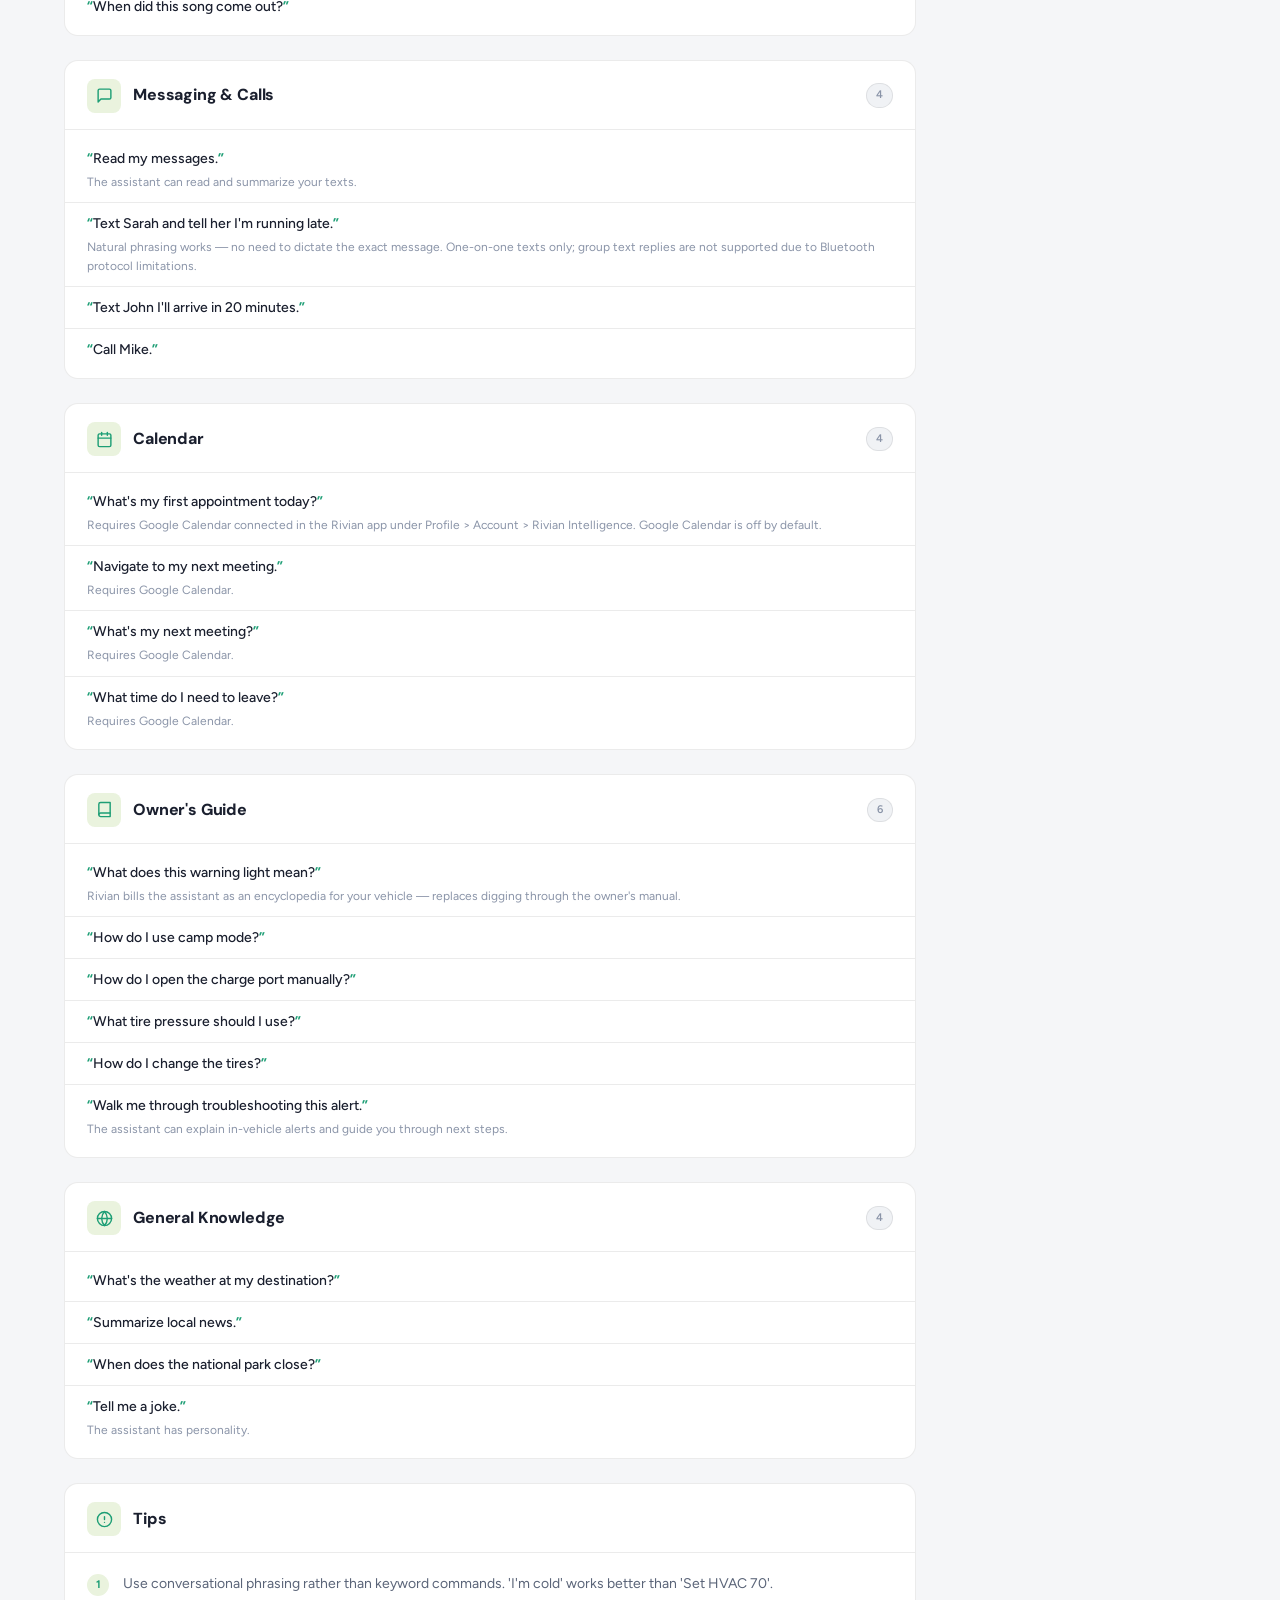
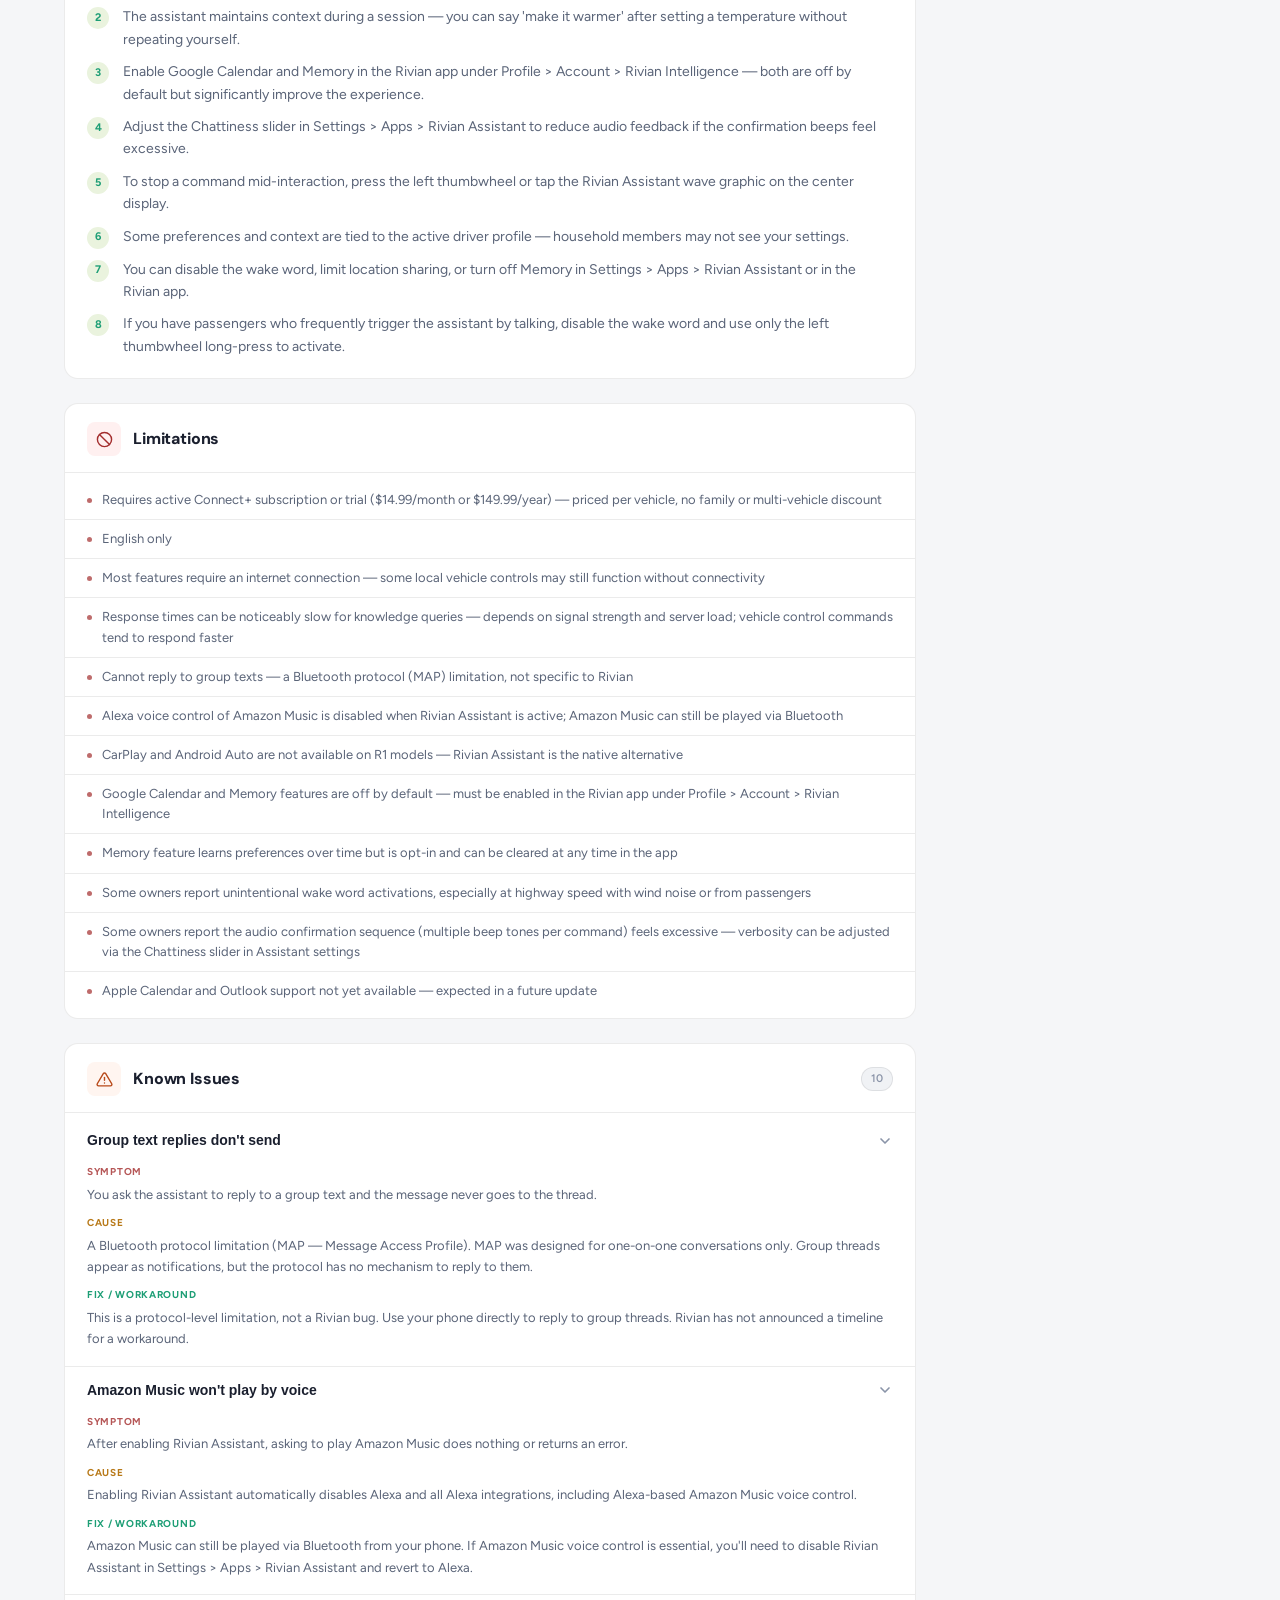
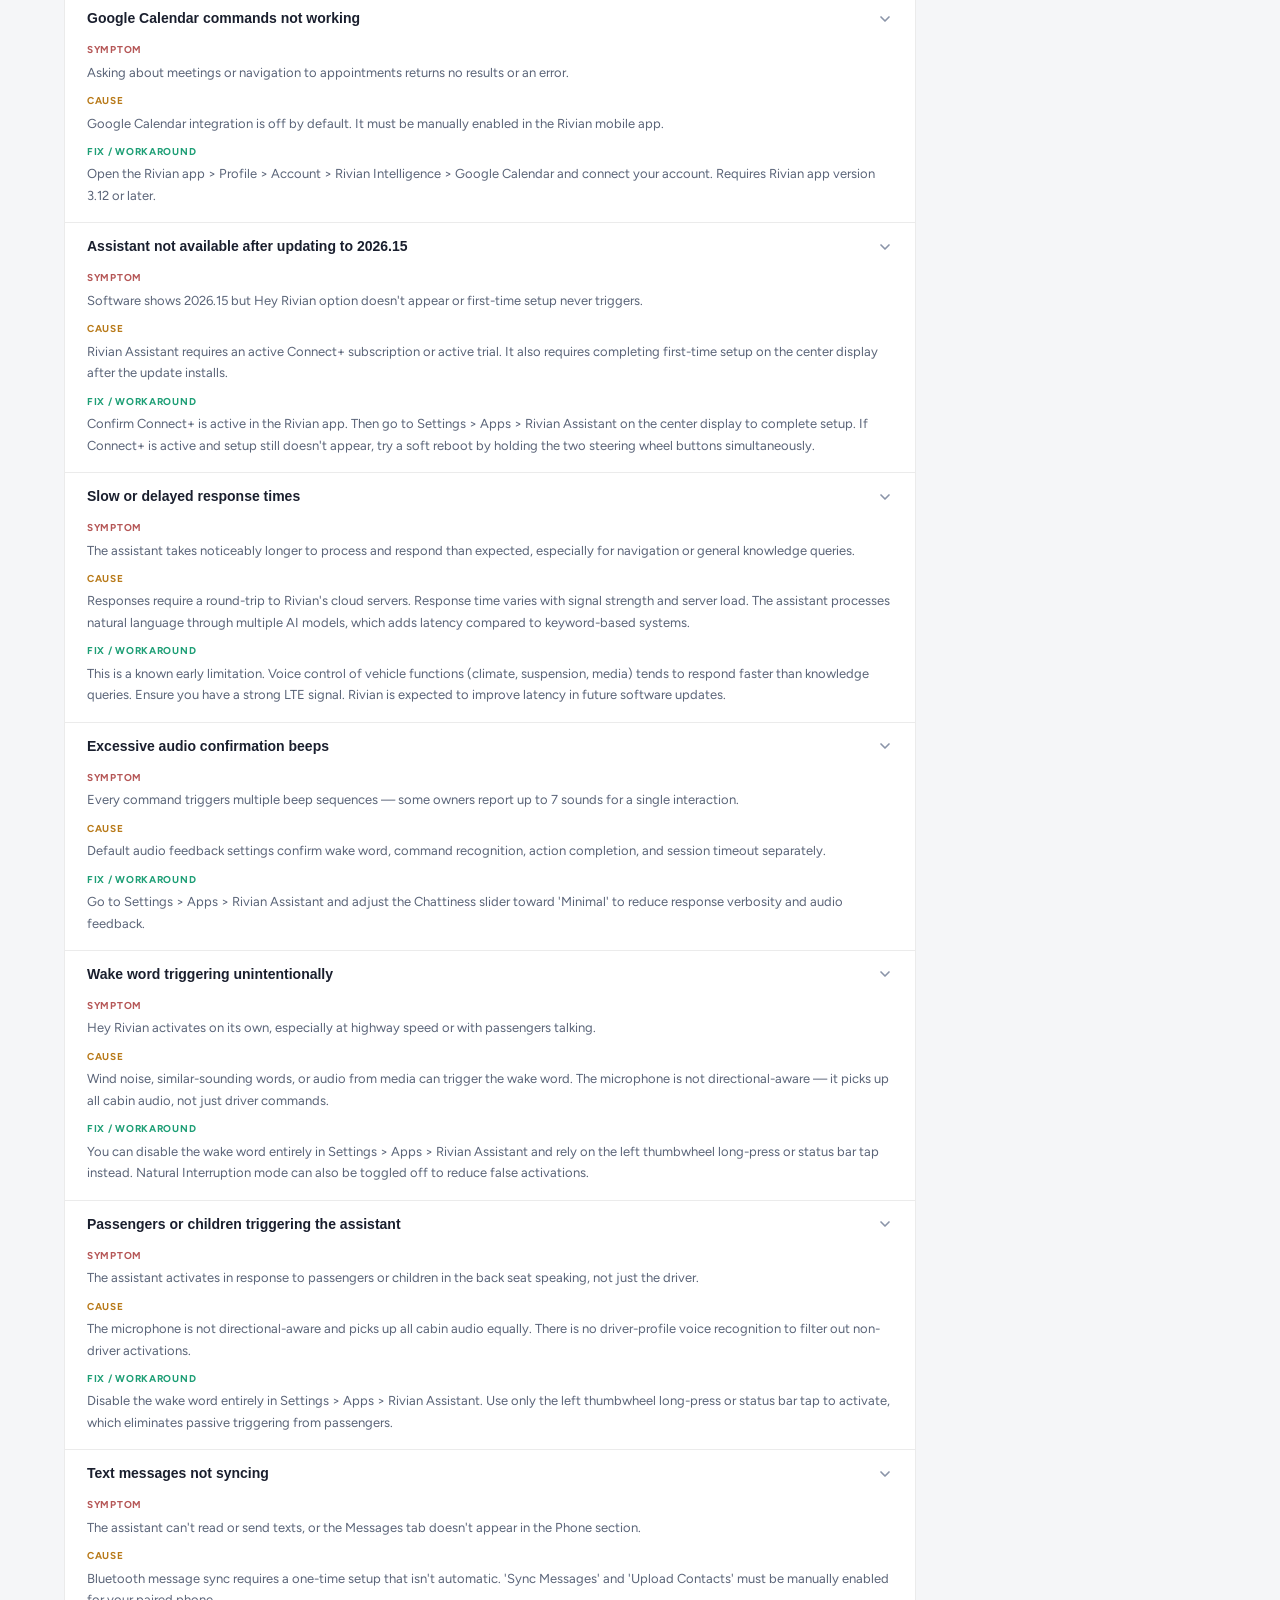
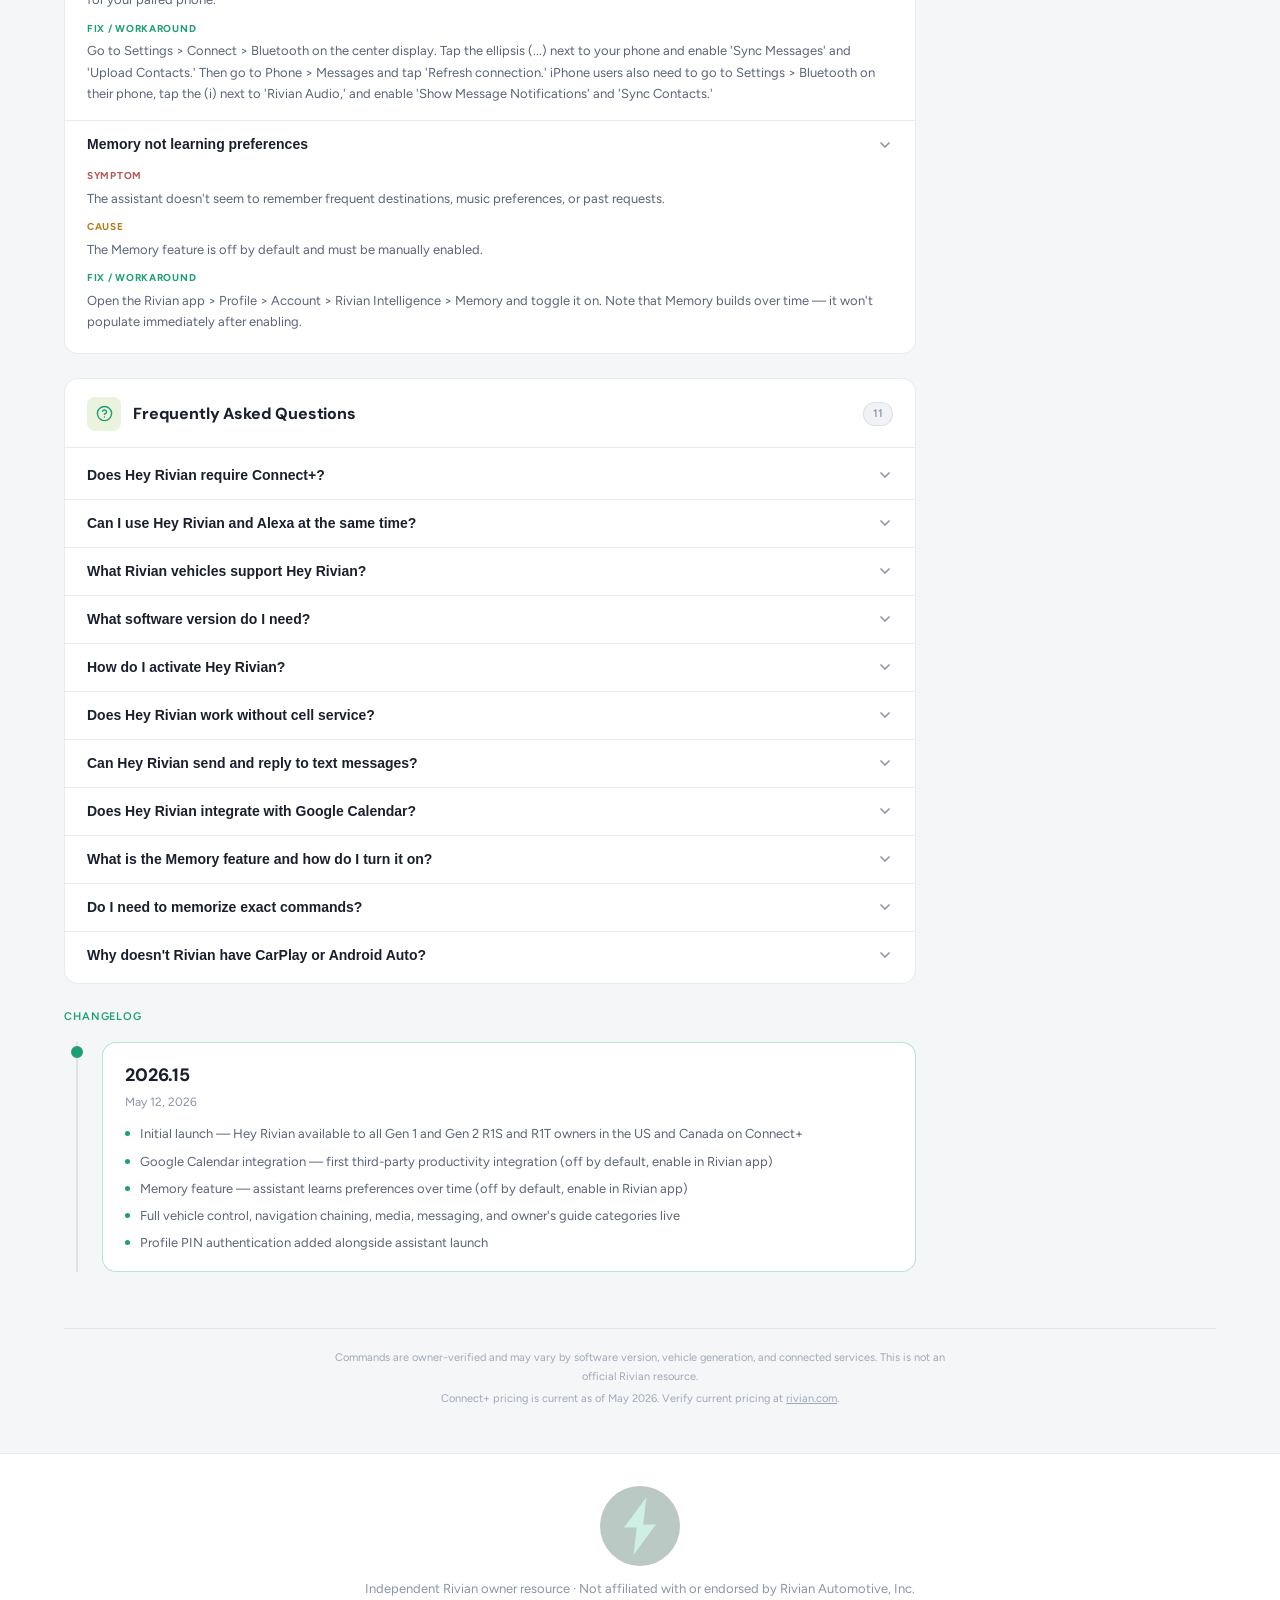
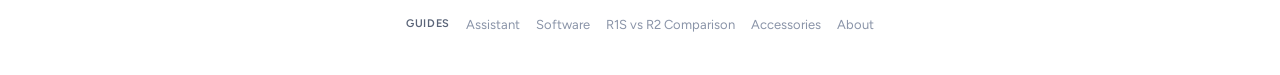
<file: assistant/index.html>
<!DOCTYPE html>
<html lang="en">
<head>
  <meta charset="UTF-8"/>
  <meta name="viewport" content="width=device-width, initial-scale=1.0"/>
  <title>Hey Rivian — Voice Assistant Command Guide | Rivian Resource</title>
  <meta name="description" content="Complete guide to Hey Rivian voice commands — climate, navigation, charging, media, calendar, and vehicle controls. Owner-verified commands for R1S and R1T."/>
  <link rel="canonical" href="https://www.rivianresource.com/assistant/"/>
  <meta property="og:title" content="Hey Rivian Voice Assistant Command Guide"/>
  <meta property="og:description" content="Complete guide to Hey Rivian voice commands — climate, navigation, charging, media, calendar, and vehicle controls. Owner-verified commands for R1S and R1T."/>
  <meta property="og:image" content="https://www.rivianresource.com/r1s.jpg"/>
  <meta property="og:url" content="https://www.rivianresource.com/assistant/"/>
  <meta property="og:type" content="website"/>


<link rel="icon" type="image/svg+xml" href="/images/logo.svg">
<link rel="preconnect" href="https://fonts.googleapis.com">
<link rel="preconnect" href="https://fonts.gstatic.com" crossorigin>
<link href="https://fonts.googleapis.com/css2?family=DM+Sans:wght@600;700;800&family=Figtree:wght@400;500;600&display=swap" rel="stylesheet">
<link rel="stylesheet" href="/shared.css">
  <script defer src="https://static.cloudflareinsights.com/beacon.min.js" data-cf-beacon='{"token": "aabd2c264abb41589ccfd2223c79ae42"}'></script>

  <style>
    /* ─── LAYOUT ─── */
    .ast-layout {
      display: grid;
      grid-template-columns: 1fr 272px;
      gap: 28px;
      align-items: start;
      padding: 32px 0 56px;
    }

    @media (max-width: 860px) {
      .ast-layout { grid-template-columns: 1fr; }
      .ast-sidebar { display: none; }
    }

    .ast-main { display: flex; flex-direction: column; gap: 24px; }
    .ast-sidebar { display: flex; flex-direction: column; gap: 16px; position: sticky; top: 80px; }

    /* ─── HERO CARD ─── */
    .ast-hero {
      background: var(--green-dark);
      border-radius: var(--radius);
      padding: 28px 28px 24px;
    }

    .ast-hero-top {
      display: flex;
      align-items: flex-start;
      justify-content: space-between;
      gap: 20px;
      flex-wrap: wrap;
      margin-bottom: 20px;
    }

    .ast-hero-label { font-size: 11px; font-weight: 600; color: #9FE1CB; text-transform: uppercase; letter-spacing: 0.08em; margin-bottom: 6px; }
    .ast-hero-title { font-family: 'DM Sans', sans-serif; font-size: 32px; font-weight: 800; color: #fff; line-height: 1; margin-bottom: 6px; letter-spacing: -0.02em; }
    .ast-hero-sub { font-size: 13px; color: rgba(255,255,255,0.6); line-height: 1.5; }

    .ast-hero-badge {
      background: rgba(255,255,255,0.12);
      border-radius: var(--radius-sm);
      padding: 10px 16px;
      text-align: center;
      flex-shrink: 0;
    }
    .ast-hero-badge-val { font-family: 'DM Sans', sans-serif; font-size: 18px; font-weight: 800; color: #fff; }
    .ast-hero-badge-label { font-size: 11px; color: rgba(255,255,255,0.5); margin-top: 2px; }

    .ast-hero-meta {
      display: grid;
      grid-template-columns: repeat(auto-fit, minmax(180px, 1fr));
      gap: 12px;
      margin-bottom: 16px;
    }

    .ast-meta-item {
      background: rgba(255,255,255,0.07);
      border-radius: var(--radius-sm);
      padding: 10px 14px;
    }

    .ast-meta-label { font-size: 10px; font-weight: 600; color: #9FE1CB; text-transform: uppercase; letter-spacing: 0.07em; margin-bottom: 4px; }
    .ast-meta-val { font-size: 13px; color: rgba(255,255,255,0.85); line-height: 1.45; }

    .ast-alexa-warning {
      background: rgba(186,117,23,0.2);
      border: 1px solid rgba(186,117,23,0.35);
      border-radius: var(--radius-sm);
      padding: 10px 14px;
      display: flex;
      align-items: flex-start;
      gap: 10px;
    }

    .ast-alexa-icon {
      flex-shrink: 0;
      width: 16px;
      height: 16px;
      margin-top: 1px;
      color: #f5c265;
    }

    .ast-alexa-text { font-size: 13px; color: #f5c265; line-height: 1.5; }

    /* ─── JUMP NAV ─── */
    .jump-nav {
      display: flex;
      flex-wrap: wrap;
      gap: 8px;
    }

    .jump-pill {
      display: inline-flex;
      align-items: center;
      gap: 6px;
      background: var(--bg-card);
      border: 1px solid var(--border);
      border-radius: 999px;
      padding: 6px 14px;
      font-size: 13px;
      font-weight: 600;
      color: var(--text-muted);
      text-decoration: none;
      transition: border-color 0.2s, color 0.2s, background 0.2s;
      white-space: nowrap;
    }

    .jump-pill:hover {
      border-color: var(--green);
      color: var(--green);
      background: var(--green-pale);
    }

    /* ─── CATEGORY CARDS ─── */
    .cat-card {
      background: var(--bg-card);
      border: 1px solid var(--border);
      border-radius: var(--radius);
      overflow: hidden;
    }

    .cat-header {
      display: flex;
      align-items: center;
      gap: 12px;
      padding: 18px 22px 16px;
      border-bottom: 1px solid var(--border);
    }

    .cat-icon {
      width: 34px;
      height: 34px;
      border-radius: 8px;
      background: var(--green-pale);
      display: flex;
      align-items: center;
      justify-content: center;
      flex-shrink: 0;
    }

    .cat-icon svg {
      width: 17px;
      height: 17px;
      stroke: var(--green);
      fill: none;
      stroke-width: 2;
      stroke-linecap: round;
      stroke-linejoin: round;
    }

    .cat-title {
      font-family: 'DM Sans', sans-serif;
      font-size: 16px;
      font-weight: 800;
      color: var(--text);
      letter-spacing: -0.01em;
    }

    .cat-count {
      margin-left: auto;
      font-size: 11px;
      font-weight: 600;
      color: var(--text-dim);
      background: var(--bg-secondary);
      border: 1px solid var(--border);
      border-radius: 999px;
      padding: 2px 9px;
    }

    .cmd-list { padding: 8px 0; }

    .cmd-item {
      padding: 10px 22px;
      border-bottom: 1px solid var(--border);
    }

    .cmd-item:last-child { border-bottom: none; }

    .cmd-row {
      display: flex;
      align-items: flex-start;
      justify-content: space-between;
      gap: 12px;
    }

    .cmd-text {
      font-size: 14px;
      color: var(--text);
      line-height: 1.5;
      font-weight: 500;
    }

    .cmd-text::before {
      content: '\201C';
      color: var(--green);
      font-weight: 700;
    }

    .cmd-text::after {
      content: '\201D';
      color: var(--green);
      font-weight: 700;
    }

    .cmd-notes {
      font-size: 12px;
      color: var(--text-dim);
      line-height: 1.6;
      margin-top: 4px;
    }

    /* ─── OWNER NOTE ─── */
    .owner-note {
      background: var(--bg-card);
      border: 1px solid var(--border);
      border-left: 3px solid var(--green);
      border-radius: 0 var(--radius-sm) var(--radius-sm) 0;
      padding: 14px 16px;
    }

    .owner-note p {
      font-size: 12px;
      color: var(--text-muted);
      line-height: 1.75;
    }

    .owner-note p + p { margin-top: 6px; }
    .owner-note strong { color: var(--text); }

    /* ─── TIPS ─── */
    .tips-list {
      display: flex;
      flex-direction: column;
      gap: 10px;
      padding: 20px 22px;
    }

    .tip-item {
      display: flex;
      align-items: flex-start;
      gap: 14px;
    }

    .tip-num {
      flex-shrink: 0;
      width: 22px;
      height: 22px;
      border-radius: 50%;
      background: var(--green-pale);
      color: var(--green);
      font-size: 11px;
      font-weight: 700;
      display: flex;
      align-items: center;
      justify-content: center;
      margin-top: 1px;
    }

    .tip-text {
      font-size: 14px;
      color: var(--text-muted);
      line-height: 1.6;
    }

    /* ─── LIMITATIONS ─── */
    .limit-list {
      display: flex;
      flex-direction: column;
      gap: 0;
      padding: 8px 0;
    }

    .limit-item {
      display: flex;
      align-items: flex-start;
      gap: 10px;
      padding: 9px 22px;
      border-bottom: 1px solid var(--border);
    }

    .limit-item:last-child { border-bottom: none; }

    .limit-dot {
      flex-shrink: 0;
      width: 5px;
      height: 5px;
      border-radius: 50%;
      background: #A32D2D;
      opacity: 0.7;
      margin-top: 8px;
    }

    .limit-text {
      font-size: 13px;
      color: var(--text-muted);
      line-height: 1.55;
    }

    /* ─── ISSUES ─── */
    .issue-list { padding: 4px 0; }

    .issue-item { border-bottom: 1px solid var(--border); }
    .issue-item:last-child { border-bottom: none; }

    .issue-q {
      width: 100%;
      display: flex;
      align-items: center;
      justify-content: space-between;
      gap: 12px;
      padding: 13px 22px;
      background: none;
      border: none;
      cursor: pointer;
      text-align: left;
      font-size: 14px;
      font-weight: 600;
      color: var(--text);
      line-height: 1.5;
      transition: color 0.15s;
    }

    .issue-q:hover { color: var(--green); }

    .issue-chevron {
      width: 16px;
      height: 16px;
      flex-shrink: 0;
      color: var(--text-dim);
      transition: transform 0.2s;
    }

    .issue-body {
      padding: 0 22px 16px;
      display: flex;
      flex-direction: column;
      gap: 10px;
    }

    .issue-row {
      display: flex;
      flex-direction: column;
      gap: 3px;
    }

    .issue-label {
      font-size: 10px;
      font-weight: 700;
      text-transform: uppercase;
      letter-spacing: 0.07em;
      color: var(--text-dim);
    }

    .issue-label.symptom { color: #A32D2D; opacity: 0.8; }
    .issue-label.cause { color: #b87a1a; }
    .issue-label.fix { color: var(--green); }

    .issue-text {
      font-size: 13px;
      color: var(--text-muted);
      line-height: 1.65;
    }

    /* ─── FAQ ─── */
    .faq-list { padding: 4px 0; }

    .faq-item { border-bottom: 1px solid var(--border); }
    .faq-item:last-child { border-bottom: none; }

    .faq-q {
      width: 100%;
      display: flex;
      align-items: center;
      justify-content: space-between;
      gap: 12px;
      padding: 13px 22px;
      background: none;
      border: none;
      cursor: pointer;
      text-align: left;
      font-size: 14px;
      font-weight: 600;
      color: var(--text);
      line-height: 1.5;
      transition: color 0.15s;
    }

    .faq-q:hover { color: var(--green); }

    .faq-chevron {
      width: 16px;
      height: 16px;
      flex-shrink: 0;
      color: var(--text-dim);
      transition: transform 0.2s;
    }

    .faq-a {
      padding: 0 22px 14px;
    }

    .faq-a p {
      font-size: 13px;
      color: var(--text-muted);
      line-height: 1.65;
    }

    /* ─── CHANGELOG ─── */
    .changelog-entry {
      border-left: 2px solid var(--border);
      padding-left: 24px;
      padding-bottom: 28px;
      position: relative;
      margin-left: 12px;
    }

    .changelog-entry::before {
      content: '';
      width: 12px;
      height: 12px;
      border-radius: 50%;
      background: var(--green);
      border: 2px solid var(--green);
      position: absolute;
      left: -7px;
      top: 4px;
    }

    .changelog-entry:last-child { padding-bottom: 0; }

    .changelog-card {
      background: var(--bg-card);
      border: 1px solid rgba(29,158,117,0.3);
      border-radius: var(--radius);
      padding: 18px 22px;
    }

    .changelog-version {
      font-family: 'DM Sans', sans-serif;
      font-size: 18px;
      font-weight: 800;
      color: var(--text);
      margin-bottom: 2px;
    }

    .changelog-date { font-size: 12px; color: var(--text-dim); margin-bottom: 12px; }

    .changelog-changes { display: flex; flex-direction: column; gap: 7px; }

    .changelog-change {
      display: flex;
      align-items: flex-start;
      gap: 10px;
      font-size: 13px;
      color: var(--text-muted);
      line-height: 1.55;
    }

    .changelog-change::before {
      content: '';
      flex-shrink: 0;
      width: 5px;
      height: 5px;
      border-radius: 50%;
      background: var(--green);
      margin-top: 7px;
    }

    /* ─── SIDEBAR JUMP LIST ─── */
    .sidebar-jump { padding: 18px 20px; }

    .sjump-item {
      display: flex;
      align-items: center;
      gap: 8px;
      padding: 7px 0;
      border-bottom: 1px solid var(--border);
      text-decoration: none;
      font-size: 13px;
      font-weight: 600;
      color: var(--text-muted);
      transition: color 0.15s;
    }

    .sjump-item:last-child { border-bottom: none; }
    .sjump-item:hover { color: var(--green); }

    .sjump-item svg {
      width: 13px;
      height: 13px;
      stroke: currentColor;
      fill: none;
      stroke-width: 2;
      stroke-linecap: round;
      stroke-linejoin: round;
      flex-shrink: 0;
    }

    /* ─── CONNECT+ SIDEBAR CARD ─── */
    .connect-card {
      background: var(--bg-secondary);
      border: 1px solid var(--border);
      border-radius: var(--radius);
      padding: 18px 20px;
    }

    .connect-price-row {
      display: flex;
      align-items: center;
      justify-content: space-between;
      padding: 7px 0;
      border-bottom: 1px solid var(--border);
    }

    .connect-price-row:last-child { border-bottom: none; }

    .connect-price-label { font-size: 13px; color: var(--text-muted); }

    .connect-price-val {
      font-family: 'DM Sans', sans-serif;
      font-size: 13px;
      font-weight: 700;
      color: var(--green);
    }

    /* ─── REFERRAL CARD ─── */
    .referral-card {
      background: var(--green-dark);
      border-radius: var(--radius);
      padding: 16px;
      color: #fff;
    }
    .referral-label { font-size: 10px; color: #ffffff; text-transform: uppercase; letter-spacing: .07em; font-weight: 600; margin-bottom: 3px; }
    .referral-code { font-family: 'DM Sans', sans-serif; font-size: 20px; font-weight: 800; color: var(--green-light); letter-spacing: .04em; margin-bottom: 6px; }
    .referral-btn {
      display: block; text-align: center;
      background: var(--green-light); color: var(--green-dark);
      font-weight: 700; font-size: 12px; padding: 9px 14px;
      border-radius: 6px; text-decoration: none; transition: opacity .15s;
    }
    .referral-btn:hover { opacity: .9; }

    /* ─── PAGE DISCLAIMER ─── */
    .page-disclaimer {
      border-top: 1px solid var(--border);
      padding: 20px 0 40px;
      text-align: center;
    }

    .page-disclaimer p {
      font-size: 11px;
      color: var(--text-dim);
      line-height: 1.7;
      max-width: 640px;
      margin: 0 auto 4px;
      opacity: 0.8;
    }
  </style>
</head>
<body>

  <div id="site-nav"></div>

  <div class="page-header">
    <div class="container">
      <div class="page-eyebrow">Owner Resource &middot; New in 2026.15</div>
      <h1 class="page-title">Hey Rivian &mdash; Voice Assistant Guide</h1>
      <p class="page-sub">Owner-verified commands for R1S and R1T &mdash; climate, navigation, vehicle controls, media, calendar, and more. Built on Rivian Unified Intelligence.</p>
    </div>
  </div>

  <div class="container">
    <div class="ast-layout">

      <!-- ─── MAIN COLUMN ─── -->
      <div class="ast-main" id="astMain">
        <div class="card" style="padding:20px; text-align:center; color:var(--text-dim); font-size:14px;">
          Loading assistant data&hellip;
        </div>
      </div>

      <!-- ─── SIDEBAR ─── -->
      <div class="ast-sidebar">

        <div class="card sidebar-jump">
          <div class="section-label">Jump to category</div>
          <div id="sidebarJump"></div>
        </div>

        <div class="card" style="padding:20px;">
          <div class="section-label">Check your version</div>
          <p style="font-size:13px; color:var(--text-muted); line-height:1.65; margin-bottom:8px;">Settings &rarr; About &rarr; Software Version</p>
          <p style="font-size:13px; color:var(--text-muted); line-height:1.65;">Hey Rivian requires software 2026.15 or later. Update via the Rivian app or in-vehicle Settings.</p>
        </div>

        <div class="connect-card" id="sidebarConnectCard">
          <div class="section-label">Connect+ required</div>
          <p style="font-size:12px; color:var(--text-muted); line-height:1.6; margin-bottom:12px;">Hey Rivian is included with an active Connect+ subscription. Priced per vehicle &mdash; no family discount.</p>
          <div id="sidebarConnectPricing"></div>
        </div>

        <div class="card" style="padding:20px;">
          <div class="section-label">Enable in Rivian app</div>
          <p style="font-size:12px; color:var(--text-muted); line-height:1.65; margin-bottom:8px;">Google Calendar and Memory are <strong style="color:var(--text);">off by default</strong>. Enable both in:</p>
          <p style="font-size:12px; color:var(--green); font-weight:600; line-height:1.65;">Account &rarr; Rivian Intelligence</p>
          <p style="font-size:12px; color:var(--text-muted); line-height:1.65; margin-top:6px;">Requires Rivian app version 3.12 or later.</p>
        </div>

        <div class="card" style="padding:20px;">
          <div class="section-label">Owner resources</div>
          <div class="resource-row">
            <div><div class="resource-name">Software Updates</div><div class="resource-desc">Full OTA version history</div></div>
            <a href="/software/" class="resource-link">View</a>
          </div>
          <div class="resource-row">
            <div><div class="resource-name">Delivery Checklist</div><div class="resource-desc">55-point pre-delivery guide</div></div>
            <a href="/delivery/" class="resource-link">View</a>
          </div>
          <div class="resource-row">
            <div><div class="resource-name">r/Rivian</div><div class="resource-desc">Community voice command tips</div></div>
            <a href="https://www.reddit.com/r/Rivian/" target="_blank" rel="noopener noreferrer" class="resource-link">Visit</a>
          </div>
          <div class="resource-row">
            <div><div class="resource-name">Rivian Forums</div><div class="resource-desc">Rivian assistant discussions</div></div>
            <a href="https://www.rivianforums.com/forum/" target="_blank" rel="noopener noreferrer" class="resource-link">Visit</a>
          </div>
        </div>

        <div class="referral-card">
          <div class="referral-label">Using a referral code?</div>
          <p style="font-size:12px; color:#ffffff; line-height:1.6; margin-bottom:10px;">Owner referral codes give both the buyer and referrer Rivian Rewards points, plus 3 months of free Adventure Network charging.</p>
          <div class="referral-code">SCOTT4395475</div>
          <a href="https://rivian.com/configurations/list?reprCode=SCOTT4395475" target="_blank" rel="noopener noreferrer" class="referral-btn">Configure Your Rivian &rarr;</a>
        </div>

      </div>
    </div>
  </div>

  <!-- ─── DISCLAIMER ─── -->
  <div class="container">
    <div class="page-disclaimer">
      <p>Commands are owner-verified and may vary by software version, vehicle generation, and connected services. This is not an official Rivian resource.</p>
      <p>Connect+ pricing is current as of May 2026. Verify current pricing at <a href="https://rivian.com" target="_blank" rel="noopener noreferrer" style="color:var(--text-dim);text-decoration:underline;">rivian.com</a>.</p>
    </div>
  </div>

  <footer>
    <div class="container">
      <img src="/images/logo.svg" alt="Rivian Resource">
      Independent Rivian owner resource &middot; Not affiliated with or endorsed by Rivian Automotive, Inc.
      <div class="footer-guides">
        <span class="footer-guides-label">Guides</span>
        <a href="/assistant/">Assistant</a>
        <a href="/software/">Software</a>
        <a href="/compare/">R1S vs R2 Comparison</a>
        <a href="/accessories/">Accessories</a>
        <a href="/about/">About</a>
      </div>
    </div>
  </footer>

<script src="/nav-init.js"></script>

<script>
  const ICONS = {
    thermometer: `<svg viewBox="0 0 24 24"><path d="M14 14.76V3.5a2.5 2.5 0 0 0-5 0v11.26a4.5 4.5 0 1 0 5 0z"/></svg>`,
    truck: `<svg viewBox="0 0 24 24"><rect x="1" y="3" width="15" height="13"/><polygon points="16 8 20 8 23 11 23 16 16 16 16 8"/><circle cx="5.5" cy="18.5" r="2.5"/><circle cx="18.5" cy="18.5" r="2.5"/></svg>`,
    map: `<svg viewBox="0 0 24 24"><polygon points="1 6 1 22 8 18 16 22 23 18 23 2 16 6 8 2 1 6"/><line x1="8" y1="2" x2="8" y2="18"/><line x1="16" y1="6" x2="16" y2="22"/></svg>`,
    zap: `<svg viewBox="0 0 24 24"><polygon points="13 2 3 14 12 14 11 22 21 10 12 10 13 2"/></svg>`,
    music: `<svg viewBox="0 0 24 24"><path d="M9 18V5l12-2v13"/><circle cx="6" cy="18" r="3"/><circle cx="18" cy="16" r="3"/></svg>`,
    message: `<svg viewBox="0 0 24 24"><path d="M21 15a2 2 0 0 1-2 2H7l-4 4V5a2 2 0 0 1 2-2h14a2 2 0 0 1 2 2z"/></svg>`,
    calendar: `<svg viewBox="0 0 24 24"><rect x="3" y="4" width="18" height="18" rx="2" ry="2"/><line x1="16" y1="2" x2="16" y2="6"/><line x1="8" y1="2" x2="8" y2="6"/><line x1="3" y1="10" x2="21" y2="10"/></svg>`,
    book: `<svg viewBox="0 0 24 24"><path d="M4 19.5A2.5 2.5 0 0 1 6.5 17H20"/><path d="M6.5 2H20v20H6.5A2.5 2.5 0 0 1 4 19.5v-15A2.5 2.5 0 0 1 6.5 2z"/></svg>`,
    globe: `<svg viewBox="0 0 24 24"><circle cx="12" cy="12" r="10"/><line x1="2" y1="12" x2="22" y2="12"/><path d="M12 2a15.3 15.3 0 0 1 4 10 15.3 15.3 0 0 1-4 10 15.3 15.3 0 0 1-4-10 15.3 15.3 0 0 1 4-10z"/></svg>`
  };

  const ICON_SVG = (key, size=13) => {
    if (!ICONS[key]) return '';
    return ICONS[key].replace('<svg', `<svg style="width:${size}px;height:${size}px;stroke:currentColor;fill:none;stroke-width:2;stroke-linecap:round;stroke-linejoin:round;"`);
  };

  function renderHero(data) {
    return `
      <div class="ast-hero">
        <div class="ast-hero-top">
          <div>
            <div class="ast-hero-label">Rivian Unified Intelligence</div>
            <div class="ast-hero-title">Hey Rivian</div>
            <div class="ast-hero-sub">As of version ${data.version} &middot; Last updated ${data.lastUpdated}</div>
          </div>
          <div class="ast-hero-badge">
            <div class="ast-hero-badge-val">${data.version}</div>
            <div class="ast-hero-badge-label">Current version</div>
          </div>
        </div>
        <div class="ast-hero-meta">
          <div class="ast-meta-item">
            <div class="ast-meta-label">Activation</div>
            <div class="ast-meta-val">${data.activation.join(' &middot; ')}</div>
          </div>
          <div class="ast-meta-item">
            <div class="ast-meta-label">Compatibility</div>
            <div class="ast-meta-val">${data.compatibility}</div>
          </div>
          <div class="ast-meta-item">
            <div class="ast-meta-label">Requires</div>
            <div class="ast-meta-val">Connect+ &mdash; ${data.connectPlusPrice}</div>
          </div>
        </div>
        <div class="ast-alexa-warning">
          <svg class="ast-alexa-icon" viewBox="0 0 24 24" fill="none" stroke="currentColor" stroke-width="2.5" stroke-linecap="round" stroke-linejoin="round">
            <path d="M10.29 3.86L1.82 18a2 2 0 0 0 1.71 3h16.94a2 2 0 0 0 1.71-3L13.71 3.86a2 2 0 0 0-3.42 0z"/>
            <line x1="12" y1="9" x2="12" y2="13"/><line x1="12" y1="17" x2="12.01" y2="17"/>
          </svg>
          <span class="ast-alexa-text"><strong style="color:#f5c265;">Alexa note:</strong> ${data.alexa}</span>
        </div>
      </div>
    `;
  }

  function renderJumpNav(categories) {
    const catPills = categories.map(cat => `
      <a href="#cat-${cat.id}" class="jump-pill">
        <span style="display:inline-flex;width:13px;height:13px;">${ICON_SVG(cat.icon)}</span>
        ${cat.title}
      </a>
    `).join('');
    const extraPills = `
      <a href="#cat-issues" class="jump-pill">
        <span style="display:inline-flex;width:13px;height:13px;"><svg style="width:13px;height:13px;stroke:currentColor;fill:none;stroke-width:2;stroke-linecap:round;stroke-linejoin:round;" viewBox="0 0 24 24"><circle cx="12" cy="12" r="10"/><line x1="12" y1="8" x2="12" y2="12"/><line x1="12" y1="16" x2="12.01" y2="16"/></svg></span>
        Known Issues
      </a>
      <a href="#cat-faq" class="jump-pill">
        <span style="display:inline-flex;width:13px;height:13px;"><svg style="width:13px;height:13px;stroke:currentColor;fill:none;stroke-width:2;stroke-linecap:round;stroke-linejoin:round;" viewBox="0 0 24 24"><circle cx="12" cy="12" r="10"/><path d="M9.09 9a3 3 0 0 1 5.83 1c0 2-3 3-3 3"/><line x1="12" y1="17" x2="12.01" y2="17"/></svg></span>
        FAQ
      </a>
    `;
    return `
      <div class="card" style="padding:16px 20px;">
        <div class="section-label" style="margin-bottom:12px;">Jump to category</div>
        <div class="jump-nav">${catPills}${extraPills}</div>
      </div>
    `;
  }

  function renderCategory(cat) {
    return `
      <div class="cat-card" id="cat-${cat.id}">
        <div class="cat-header">
          <div class="cat-icon">${ICONS[cat.icon] || ''}</div>
          <div class="cat-title">${cat.title}</div>
          <span class="cat-count">${cat.commands.length}</span>
        </div>
        <div class="cmd-list">
          ${cat.commands.map(cmd => `
            <div class="cmd-item">
              <div class="cmd-row">
                <div class="cmd-text">${cmd.text}</div>
              </div>
              ${cmd.notes ? `<div class="cmd-notes">${cmd.notes}</div>` : ''}
            </div>
          `).join('')}
        </div>
      </div>
    `;
  }

  function renderOwnerNote(note) {
    return `
      <div class="owner-note">
        <p><strong>Owner's take:</strong> ${note}</p>
      </div>
    `;
  }

  function renderTips(tips) {
    return `
      <div class="cat-card">
        <div class="cat-header">
          <div class="cat-icon">
            <svg viewBox="0 0 24 24"><circle cx="12" cy="12" r="10"/><line x1="12" y1="8" x2="12" y2="12"/><line x1="12" y1="16" x2="12.01" y2="16"/></svg>
          </div>
          <div class="cat-title">Tips</div>
        </div>
        <div class="tips-list">
          ${tips.map((tip, i) => `
            <div class="tip-item">
              <div class="tip-num">${i + 1}</div>
              <div class="tip-text">${tip}</div>
            </div>
          `).join('')}
        </div>
      </div>
    `;
  }

  function renderLimitations(limitations) {
    return `
      <div class="cat-card">
        <div class="cat-header">
          <div class="cat-icon" style="background:#fff0f0;">
            <svg viewBox="0 0 24 24" style="stroke:#A32D2D;"><circle cx="12" cy="12" r="10"/><line x1="4.93" y1="4.93" x2="19.07" y2="19.07"/></svg>
          </div>
          <div class="cat-title">Limitations</div>
        </div>
        <div class="limit-list">
          ${limitations.map(item => `
            <div class="limit-item">
              <span class="limit-dot"></span>
              <span class="limit-text">${item}</span>
            </div>
          `).join('')}
        </div>
      </div>
    `;
  }

  function renderIssues(issues) {
    return `
      <div class="cat-card" id="cat-issues">
        <div class="cat-header">
          <div class="cat-icon" style="background:#fff5f0;">
            <svg viewBox="0 0 24 24" style="stroke:#b84a1a;"><path d="M10.29 3.86L1.82 18a2 2 0 0 0 1.71 3h16.94a2 2 0 0 0 1.71-3L13.71 3.86a2 2 0 0 0-3.42 0z"/><line x1="12" y1="9" x2="12" y2="13"/><line x1="12" y1="17" x2="12.01" y2="17"/></svg>
          </div>
          <div class="cat-title">Known Issues</div>
          <span class="cat-count">${issues.length}</span>
        </div>
        <div class="issue-list">
          ${issues.map((issue, i) => `
            <div class="issue-item" id="issue-${i}">
              <button class="issue-q" onclick="toggleIssue(${i})" aria-expanded="false">
                <span>${issue.title}</span>
                <svg class="issue-chevron" viewBox="0 0 24 24" fill="none" stroke="currentColor" stroke-width="2.5" stroke-linecap="round" stroke-linejoin="round"><polyline points="6 9 12 15 18 9"/></svg>
              </button>
              <div class="issue-body" id="issue-b-${i}" hidden>
                <div class="issue-row">
                  <div class="issue-label symptom">Symptom</div>
                  <div class="issue-text">${issue.symptom}</div>
                </div>
                <div class="issue-row">
                  <div class="issue-label cause">Cause</div>
                  <div class="issue-text">${issue.cause}</div>
                </div>
                <div class="issue-row">
                  <div class="issue-label fix">Fix / Workaround</div>
                  <div class="issue-text">${issue.fix}</div>
                </div>
              </div>
            </div>
          `).join('')}
        </div>
      </div>
    `;
  }

  function renderFaq(faq) {
    return `
      <div class="cat-card" id="cat-faq">
        <div class="cat-header">
          <div class="cat-icon">
            <svg viewBox="0 0 24 24"><circle cx="12" cy="12" r="10"/><path d="M9.09 9a3 3 0 0 1 5.83 1c0 2-3 3-3 3"/><line x1="12" y1="17" x2="12.01" y2="17"/></svg>
          </div>
          <div class="cat-title">Frequently Asked Questions</div>
          <span class="cat-count">${faq.length}</span>
        </div>
        <div class="faq-list">
          ${faq.map((item, i) => `
            <div class="faq-item" id="faq-${i}">
              <button class="faq-q" onclick="toggleFaq(${i})" aria-expanded="false">
                <span>${item.question}</span>
                <svg class="faq-chevron" viewBox="0 0 24 24" fill="none" stroke="currentColor" stroke-width="2.5" stroke-linecap="round" stroke-linejoin="round"><polyline points="6 9 12 15 18 9"/></svg>
              </button>
              <div class="faq-a" id="faq-a-${i}" hidden>
                <p>${item.answer}</p>
              </div>
            </div>
          `).join('')}
        </div>
      </div>
    `;
  }

  function toggleIssue(i) {
    const btn = document.querySelector(`#issue-${i} .issue-q`);
    const body = document.getElementById(`issue-b-${i}`);
    const expanded = btn.getAttribute('aria-expanded') === 'true';
    btn.setAttribute('aria-expanded', !expanded);
    body.hidden = expanded;
    btn.querySelector('.issue-chevron').style.transform = expanded ? '' : 'rotate(180deg)';
  }

  function toggleFaq(i) {
    const btn = document.querySelector(`#faq-${i} .faq-q`);
    const ans = document.getElementById(`faq-a-${i}`);
    const expanded = btn.getAttribute('aria-expanded') === 'true';
    btn.setAttribute('aria-expanded', !expanded);
    ans.hidden = expanded;
    btn.querySelector('.faq-chevron').style.transform = expanded ? '' : 'rotate(180deg)';
  }

  function renderChangelog(changelog) {
    return `
      <div>
        <div class="section-label" style="margin-bottom:16px;">Changelog</div>
        ${changelog.map(entry => `
          <div class="changelog-entry">
            <div class="changelog-card">
              <div class="changelog-version">${entry.version}</div>
              <div class="changelog-date">${entry.date}</div>
              <div class="changelog-changes">
                ${entry.changes.map(c => `<div class="changelog-change">${c}</div>`).join('')}
              </div>
            </div>
          </div>
        `).join('')}
      </div>
    `;
  }

  function renderSidebarJump(categories) {
    const el = document.getElementById('sidebarJump');
    if (!el) return;
    el.innerHTML = categories.map(cat => `
      <a href="#cat-${cat.id}" class="sjump-item">
        <span style="display:inline-flex;width:13px;height:13px;">${ICON_SVG(cat.icon)}</span>
        ${cat.title}
      </a>
    `).join('') + `
      <a href="#cat-issues" class="sjump-item">
        <span style="display:inline-flex;width:13px;height:13px;"><svg style="width:13px;height:13px;stroke:currentColor;fill:none;stroke-width:2;stroke-linecap:round;stroke-linejoin:round;" viewBox="0 0 24 24"><path d="M10.29 3.86L1.82 18a2 2 0 0 0 1.71 3h16.94a2 2 0 0 0 1.71-3L13.71 3.86a2 2 0 0 0-3.42 0z"/><line x1="12" y1="9" x2="12" y2="13"/><line x1="12" y1="17" x2="12.01" y2="17"/></svg></span>
        Known Issues
      </a>
      <a href="#cat-faq" class="sjump-item">
        <span style="display:inline-flex;width:13px;height:13px;"><svg style="width:13px;height:13px;stroke:currentColor;fill:none;stroke-width:2;stroke-linecap:round;stroke-linejoin:round;" viewBox="0 0 24 24"><circle cx="12" cy="12" r="10"/><path d="M9.09 9a3 3 0 0 1 5.83 1c0 2-3 3-3 3"/><line x1="12" y1="17" x2="12.01" y2="17"/></svg></span>
        FAQ
      </a>
    `;
  }

  function renderSidebarConnect(data) {
    const el = document.getElementById('sidebarConnectPricing');
    if (!el) return;
    const [monthly, annual] = data.connectPlusPrice.split(' or ');
    el.innerHTML = `
      <div class="connect-price-row">
        <span class="connect-price-label">Monthly</span>
        <span class="connect-price-val">${monthly}</span>
      </div>
      <div class="connect-price-row">
        <span class="connect-price-label">Annual</span>
        <span class="connect-price-val">${annual}</span>
      </div>
    `;
  }

  document.addEventListener('DOMContentLoaded', async () => {
    const main = document.getElementById('astMain');
    try {
      const res = await fetch('/assistant/commands.json?v=' + Date.now());
      if (!res.ok) throw new Error('Failed to load assistant data');
      const data = await res.json();

      const sections = [];
      sections.push(renderHero(data));
      sections.push(renderJumpNav(data.categories));
      sections.push(renderOwnerNote(data.ownerNote));
      data.categories.forEach(cat => sections.push(renderCategory(cat)));
      sections.push(renderTips(data.tips));
      sections.push(renderLimitations(data.limitations));
      sections.push(renderIssues(data.issues));
      sections.push(renderFaq(data.faq));
      sections.push(renderChangelog(data.changelog));

      main.innerHTML = sections.join('');

      renderSidebarJump(data.categories);
      renderSidebarConnect(data);

    } catch(e) {
      console.error(e);
      main.innerHTML = `<div class="card" style="padding:24px; color:var(--text-muted);">Unable to load assistant data. Please try refreshing.</div>`;
    }
  });
</script>
</body>
</html>
</file>
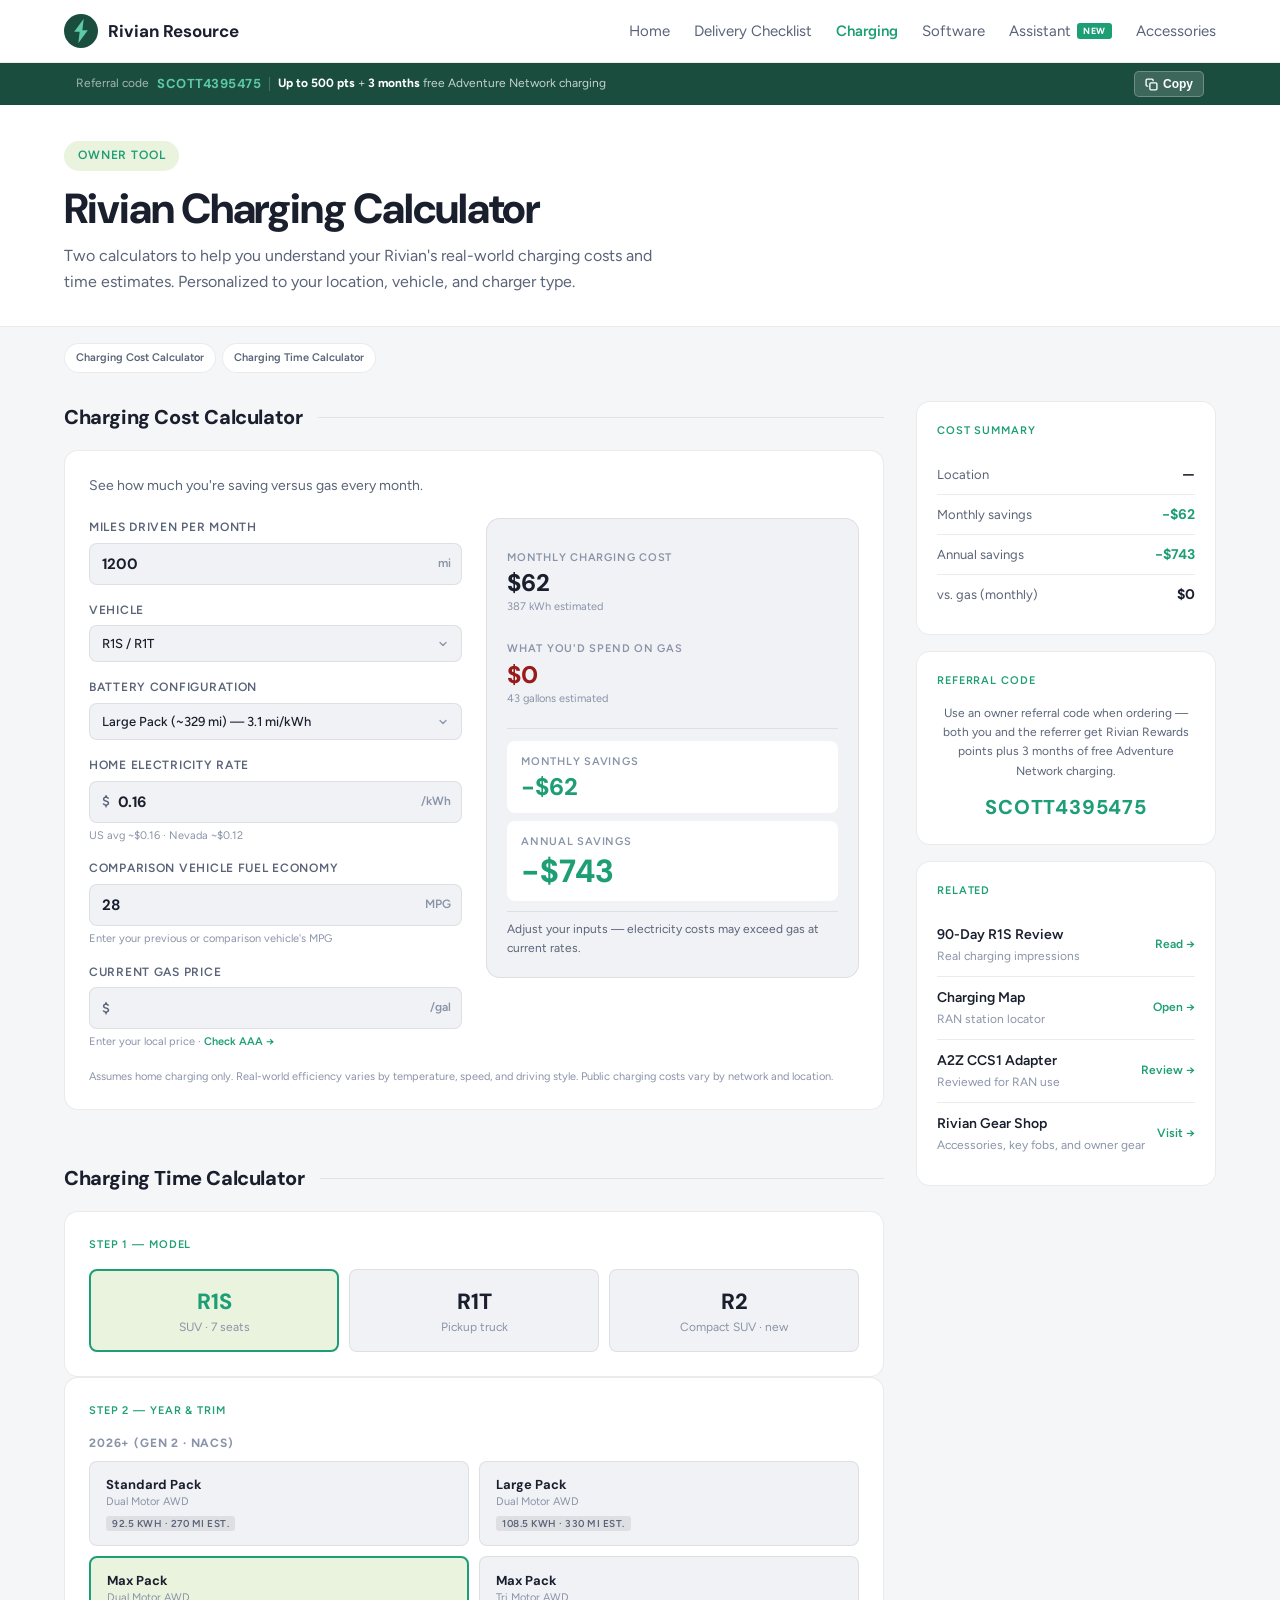
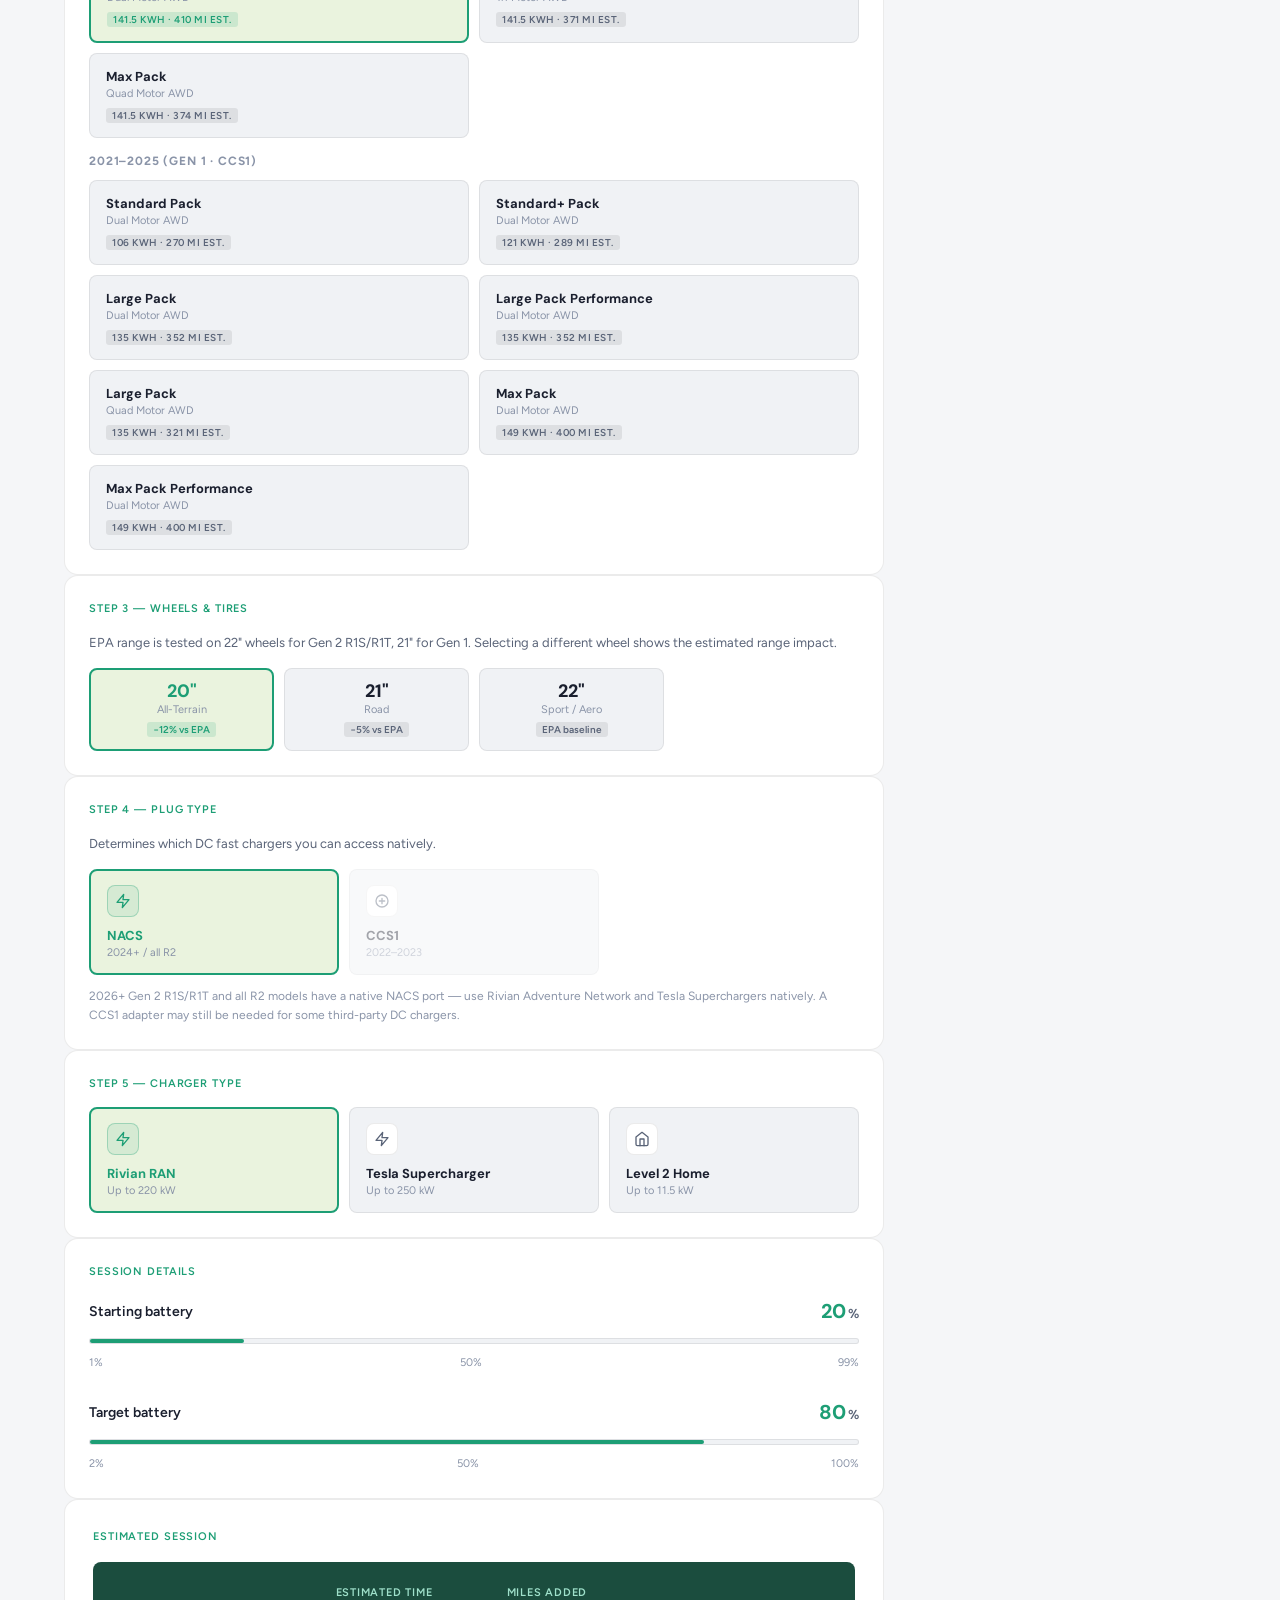
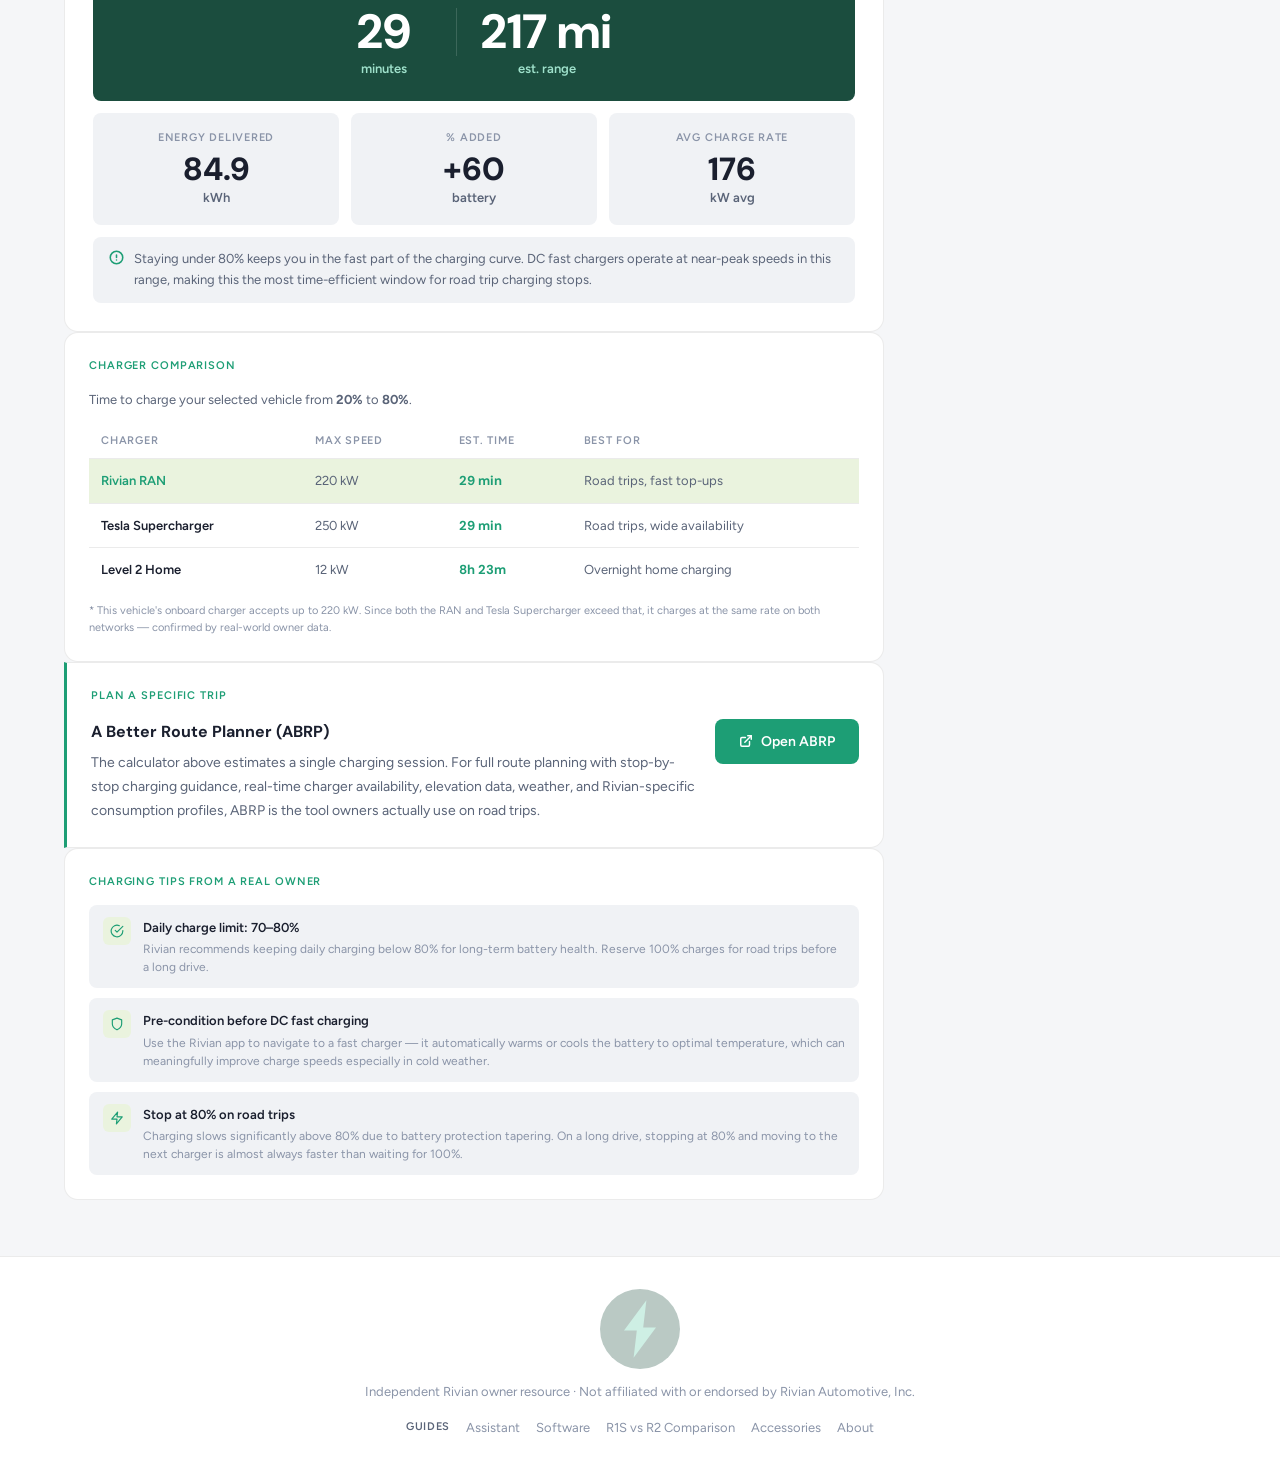
<file: charging/index.html>
<!DOCTYPE html>
<html lang="en">
<head>

  <meta charset="UTF-8" />
  <meta name="viewport" content="width=device-width, initial-scale=1.0"/>

  <title>Rivian Charging Time Calculator | Rivian Resource</title>

  <meta
    name="description"
    content="Calculate Rivian charging time, miles added, and kWh delivered for your R1S or R1T. Works with Rivian Adventure Network DC fast charging, Tesla Superchargers, and Level 2 home charging."
  />
  <link rel="canonical" href="https://www.rivianresource.com/charging/"/>
  <meta property="og:title" content="Rivian Charging Time Calculator"/>
  <meta property="og:description" content="Free Rivian charging tools to estimate real-world charging time, charging costs, battery percentage, and miles added for the R1S, R1T, and R2. Personalized to your location, vehicle, and charger type."/>
  <meta property="og:image" content="https://www.rivianresource.com/r1s.jpg"/>
  <meta property="og:url" content="https://www.rivianresource.com/charging/"/>
  <meta property="og:type" content="website"/>

  <link rel="icon" type="image/svg+xml" href="/images/logo.svg">
<link rel="preconnect" href="https://fonts.googleapis.com">
<link rel="preconnect" href="https://fonts.gstatic.com" crossorigin>
<link href="https://fonts.googleapis.com/css2?family=DM+Sans:wght@600;700;800&family=Figtree:wght@400;500;600&display=swap" rel="stylesheet">
<link rel="stylesheet" href="/shared.css">
  <script defer src="https://static.cloudflareinsights.com/beacon.min.js" data-cf-beacon='{"token": "aabd2c264abb41589ccfd2223c79ae42"}'></script>

  <style>

    /* ─── LAYOUT ─── */
    .calc-layout {
      display: grid;
      grid-template-columns: 1fr 300px;
      gap: 24px 32px;
      align-items: start;
      padding: 24px 0 56px;
    }

    @media (max-width: 860px) {
      .calc-layout { grid-template-columns: 1fr; }
      .calc-sidebar { display: none; }
    }

    .calc-main { display: flex; flex-direction: column; gap: 0; }

    .calc-section-heading {
      display: flex;
      align-items: center;
      gap: 16px;
      padding: 32px 0 16px;
    }

    .calc-section-heading:first-child { padding-top: 0; }

    .calc-section-heading h2 {
      font-family: 'DM Sans', sans-serif;
      font-size: 20px;
      font-weight: 800;
      color: var(--text);
      letter-spacing: -0.02em;
      white-space: nowrap;
      margin: 0;
    }

    .calc-section-heading-line {
      flex: 1;
      height: 1px;
      background: var(--border);
    }

    .calc-section-gap { height: 20px; }
    .calc-sidebar { display: flex; flex-direction: column; gap: 16px; position: sticky; top: 80px; }

    /* ─── MODEL SELECTOR ─── */
    .model-grid {
      display: grid;
      grid-template-columns: repeat(3, 1fr);
      gap: 10px;
      margin-top: 14px;
    }

    .model-btn {
      background: var(--bg-secondary);
      border: 1px solid var(--border);
      border-radius: var(--radius-sm);
      padding: 16px;
      cursor: pointer;
      text-align: center;
      transition: all 0.15s ease;
      font-family: 'Figtree', sans-serif;
    }

    .model-btn:hover { border-color: var(--border-hover); }

    .model-btn.selected {
      background: var(--green-pale);
      border-color: var(--green);
      border-width: 2px;
    }

    .model-btn-name {
      font-family: 'DM Sans', sans-serif;
      font-size: 22px;
      font-weight: 800;
      color: var(--text);
      margin-bottom: 4px;
    }

    .model-btn.selected .model-btn-name { color: var(--green); }
    .model-btn-detail { font-size: 12px; color: var(--text-dim); }

    /* ─── TRIM GROUPS ─── */
    .trim-gen-label {
      font-size: 12px;
      font-weight: 700;
      color: var(--text-dim);
      text-transform: uppercase;
      letter-spacing: 0.07em;
      margin: 14px 0 8px;
    }

    .trim-gen-label:first-child { margin-top: 10px; }

    /* ─── VEHICLE SELECTOR ─── */
    .vehicle-grid {
      display: grid;
      grid-template-columns: repeat(2, 1fr);
      gap: 10px;
    }

    @media (max-width: 500px) { .vehicle-grid { grid-template-columns: 1fr; } }

    .vehicle-btn {
      background: var(--bg-secondary);
      border: 1px solid var(--border);
      border-radius: var(--radius-sm);
      padding: 14px 16px;
      cursor: pointer;
      text-align: left;
      transition: background 0.15s ease, border-color 0.15s ease;
      font-family: 'Figtree', sans-serif;
      width: 100%;
    }

    .vehicle-btn:hover { border-color: var(--border-hover); background: var(--bg-card); }

    .vehicle-btn.selected {
      background: var(--green-pale);
      border: 2px solid var(--green);
    }

    .vehicle-btn-pack {
      display: inline-block;
      background: var(--border);
      border-radius: 3px;
      padding: 1px 6px;
      font-size: 10px;
      font-weight: 600;
      color: var(--text-muted);
      margin-top: 4px;
      text-transform: uppercase;
      letter-spacing: 0.05em;
    }

    .vehicle-btn.selected .vehicle-btn-pack {
      background: rgba(29,158,117,0.15);
      color: var(--green);
    }

    /* ─── CHARGER GRID ─── */
    .charger-grid {
      display: grid;
      grid-template-columns: repeat(3, 1fr);
      gap: 10px;
      margin-top: 14px;
    }

    @media (max-width: 540px) { .charger-grid { grid-template-columns: 1fr; } }

    .charger-btn {
      background: var(--bg-secondary);
      border: 1px solid var(--border);
      border-radius: var(--radius-sm);
      padding: 14px 16px;
      cursor: pointer;
      text-align: left;
      transition: all 0.15s ease;
      font-family: 'Figtree', sans-serif;
    }

    .charger-btn:hover { border-color: var(--border-hover); }

    .charger-btn.selected {
      background: var(--green-pale);
      border-color: var(--green);
      border-width: 2px;
    }

    .charger-icon {
      width: 32px;
      height: 32px;
      border-radius: 8px;
      background: var(--bg-card);
      border: 1px solid var(--border);
      display: flex;
      align-items: center;
      justify-content: center;
      margin-bottom: 10px;
    }

    .charger-btn.selected .charger-icon {
      background: rgba(29,158,117,0.1);
      border-color: rgba(29,158,117,0.3);
    }

    .charger-icon svg { width: 16px; height: 16px; stroke: var(--text-muted); fill: none; stroke-width: 2; stroke-linecap: round; stroke-linejoin: round; }
    .charger-btn.selected .charger-icon svg { stroke: var(--green); }

    .charger-btn-name {
      font-family: 'DM Sans', sans-serif;
      font-size: 13px;
      font-weight: 700;
      color: var(--text);
      margin-bottom: 2px;
    }

    .charger-btn.selected .charger-btn-name { color: var(--green); }
    .charger-btn-speed { font-size: 11px; color: var(--text-dim); }

    /* ─── WHEEL SELECTOR ─── */
    .wheel-grid {
      display: grid;
      grid-template-columns: repeat(4, 1fr);
      gap: 10px;
      margin-top: 14px;
    }

    @media (max-width: 600px) { .wheel-grid { grid-template-columns: repeat(2, 1fr); } }

    .wheel-btn {
      background: var(--bg-secondary);
      border: 1px solid var(--border);
      border-radius: var(--radius-sm);
      padding: 12px 14px;
      cursor: pointer;
      text-align: center;
      transition: all 0.15s ease;
      font-family: 'Figtree', sans-serif;
    }

    .wheel-btn:hover { border-color: var(--border-hover); }

    .wheel-btn.selected {
      background: var(--green-pale);
      border-color: var(--green);
      border-width: 2px;
    }

    .wheel-btn-size {
      font-family: 'DM Sans', sans-serif;
      font-size: 18px;
      font-weight: 800;
      color: var(--text);
      line-height: 1;
      margin-bottom: 3px;
    }

    .wheel-btn.selected .wheel-btn-size { color: var(--green); }

    .wheel-btn-label { font-size: 11px; color: var(--text-dim); line-height: 1.3; }

    .wheel-btn-impact {
      display: inline-block;
      margin-top: 5px;
      font-size: 10px;
      font-weight: 600;
      padding: 1px 6px;
      border-radius: 3px;
      background: var(--border);
      color: var(--text-muted);
    }

    .wheel-btn.selected .wheel-btn-impact {
      background: rgba(29,158,117,0.15);
      color: var(--green);
    }

    /* ─── SLIDERS ─── */
    .slider-section { display: flex; flex-direction: column; gap: 24px; margin-top: 14px; }
    .slider-group { display: flex; flex-direction: column; gap: 10px; }

    .slider-header {
      display: flex;
      justify-content: space-between;
      align-items: center;
    }

    .slider-label { font-size: 14px; font-weight: 600; color: var(--text); }

    .slider-value {
      font-family: 'DM Sans', sans-serif;
      font-size: 20px;
      font-weight: 800;
      color: var(--green);
    }

    .slider-value span { font-size: 13px; font-weight: 600; color: var(--text-muted); margin-left: 2px; }

    .slider-track {
      position: relative;
      height: 6px;
      background: var(--bg-secondary);
      border-radius: 999px;
      border: 1px solid var(--border);
    }

    .slider-fill {
      position: absolute;
      left: 0;
      top: 0;
      height: 100%;
      background: var(--green);
      border-radius: 999px;
      pointer-events: none;
    }

    input[type="range"] {
      position: absolute;
      top: 50%;
      left: 0;
      transform: translateY(-50%);
      width: 100%;
      height: 44px;
      opacity: 0;
      cursor: pointer;
      margin: 0;
    }

    .slider-hints {
      display: flex;
      justify-content: space-between;
      font-size: 11px;
      color: var(--text-dim);
    }

    /* ─── WARNING ─── */
    .slider-warning {
      display: none;
      background: #fef3e2;
      border: 1px solid rgba(186,117,23,0.25);
      border-radius: var(--radius-sm);
      padding: 10px 14px;
      font-size: 13px;
      color: var(--gold);
      font-weight: 600;
      align-items: center;
      gap: 8px;
    }

    .slider-warning.visible { display: flex; }

    /* ─── RESULTS ─── */
    .results-card { padding: 28px; }

    .results-grid {
      display: grid;
      grid-template-columns: repeat(3, 1fr);
      gap: 12px;
      margin-top: 16px;
    }

    @media (max-width: 500px) { .results-grid { grid-template-columns: 1fr 1fr; } }

    .result-tile {
      background: var(--bg-secondary);
      border-radius: var(--radius-sm);
      padding: 16px;
      text-align: center;
      position: relative;
      overflow: hidden;
    }

    .result-tile.primary {
      background: var(--green-dark);
      grid-column: 1 / -1;
      display: flex;
      align-items: center;
      justify-content: center;
      gap: 24px;
      padding: 22px 24px;
      flex-wrap: wrap;
    }

    .result-tile-label {
      font-size: 11px;
      font-weight: 600;
      color: var(--text-dim);
      text-transform: uppercase;
      letter-spacing: 0.07em;
      margin-bottom: 6px;
    }

    .result-tile.primary .result-tile-label { color: #9FE1CB; }

    .result-tile-value {
      font-family: 'DM Sans', sans-serif;
      font-size: 32px;
      font-weight: 800;
      color: var(--text);
      line-height: 1;
      margin-bottom: 2px;
    }

    .result-tile.primary .result-tile-value { font-size: 48px; color: #fff; }

    .result-tile-unit { font-size: 13px; font-weight: 600; color: var(--text-muted); }
    .result-tile.primary .result-tile-unit { color: #9FE1CB; }

    .result-divider { width: 1px; height: 48px; background: rgba(255,255,255,0.15); }
    .result-primary-group { text-align: center; }

    /* ─── CHARGING CURVE NOTE ─── */
    .curve-note {
      background: var(--bg-secondary);
      border-radius: var(--radius-sm);
      padding: 12px 16px;
      margin-top: 12px;
      font-size: 13px;
      color: var(--text-muted);
      line-height: 1.6;
      display: flex;
      gap: 10px;
      align-items: flex-start;
    }

    .curve-note-icon { color: var(--green); flex-shrink: 0; margin-top: 1px; }

    /* ─── CHARGER COMPARISON TABLE ─── */
    .comparison-card { padding: 24px; }

    .comparison-table {
      width: 100%;
      border-collapse: collapse;
      margin-top: 14px;
      font-size: 14px;
    }

    .comparison-table th {
      text-align: left;
      font-size: 11px;
      font-weight: 600;
      color: var(--text-dim);
      text-transform: uppercase;
      letter-spacing: 0.07em;
      padding: 8px 12px;
      border-bottom: 1px solid var(--border);
    }

    .comparison-table td {
      padding: 11px 12px;
      border-bottom: 1px solid var(--border);
      color: var(--text-muted);
      font-size: 13px;
    }

    .comparison-table tr:last-child td { border-bottom: none; }
    .comparison-table tr:hover td { background: var(--bg-secondary); }
    .comparison-table td:first-child { font-weight: 600; color: var(--text); }
    .comparison-table td.highlight { color: var(--green); font-weight: 700; font-family: 'DM Sans', sans-serif; }
    .comparison-table .active-row td { background: var(--green-pale); }
    .comparison-table .active-row td:first-child { color: var(--green); }
    .comparison-table .active-row td.highlight { color: var(--green); }
    .comparison-footnote { margin-top: 10px; font-size: 11px; color: var(--text-dim); line-height: 1.6; }

    /* ─── TIPS ─── */
    .tips-card { padding: 24px; }
    .tips-list { display: flex; flex-direction: column; gap: 10px; margin-top: 12px; }

    .tip-item {
      display: flex;
      gap: 12px;
      align-items: flex-start;
      padding: 12px 14px;
      background: var(--bg-secondary);
      border-radius: var(--radius-sm);
    }

    .tip-icon {
      width: 28px;
      height: 28px;
      border-radius: 6px;
      background: var(--green-pale);
      display: flex;
      align-items: center;
      justify-content: center;
      flex-shrink: 0;
    }

    .tip-icon svg { width: 14px; height: 14px; stroke: var(--green); fill: none; stroke-width: 2; stroke-linecap: round; stroke-linejoin: round; }
    .tip-title { font-size: 13px; font-weight: 600; color: var(--text); margin-bottom: 2px; }
    .tip-desc { font-size: 12px; color: var(--text-dim); line-height: 1.5; }

    /* ─── SIDEBAR ─── */
    .sidebar-stat-card { padding: 20px; }

    .sidebar-stats {
      display: flex;
      flex-direction: column;
      gap: 1px;
      background: var(--border);
      border-radius: var(--radius-sm);
      overflow: hidden;
      margin-top: 12px;
    }

    .sidebar-stat {
      background: var(--bg-card);
      padding: 12px 14px;
      display: flex;
      justify-content: space-between;
      align-items: center;
    }

    .sidebar-stat-label { font-size: 13px; color: var(--text-muted); }
    .sidebar-stat-value { font-family: 'DM Sans', sans-serif; font-size: 14px; font-weight: 700; color: var(--text); }
    .sidebar-stat-value.green { color: var(--green); }

    .cost-summary-card { padding: 20px; }
    .cost-summary-stat { display: flex; justify-content: space-between; align-items: baseline; padding: 8px 0; border-bottom: 1px solid var(--border); }
    .cost-summary-stat:last-child { border-bottom: none; }
    .cost-summary-label { font-size: 13px; color: var(--text-muted); }
    .cost-summary-value { font-family: 'DM Sans', sans-serif; font-size: 14px; font-weight: 700; color: var(--green); }
    .cost-summary-value.neutral { color: var(--text); }

    .disclaimer { font-size: 11px; color: var(--text-dim); line-height: 1.6; margin-top: 12px; }

    .jump-nav { display: flex; gap: 6px; flex-wrap: wrap; }
    .jump-nav a {
      font-size: 11px;
      font-weight: 600;
      padding: 5px 11px;
      background: var(--bg-card);
      border: 1px solid var(--border);
      border-radius: 99px;
      color: var(--text-muted);
      text-decoration: none;
      transition: all .15s;
      white-space: nowrap;
    }
    .jump-nav a:hover { background: var(--green-pale); border-color: var(--green); color: var(--green-dark); }
    .jump-nav a.active { background: var(--green-pale); border-color: var(--green); color: var(--green-dark); }

    .mobile-config-bar {
      display: none;
      position: fixed;
      bottom: 0;
      left: 0;
      right: 0;
      background: var(--bg-card);
      border-top: 1px solid var(--border);
      padding: 10px 16px;
      z-index: 200;
      justify-content: space-between;
      align-items: center;
      gap: 12px;
    }
    .mobile-config-item { display: flex; flex-direction: column; align-items: center; flex: 1; }
    .mobile-config-label { font-size: 10px; font-weight: 600; color: var(--text-dim); text-transform: uppercase; letter-spacing: 0.06em; margin-bottom: 2px; }
    .mobile-config-value { font-family: 'DM Sans', sans-serif; font-size: 13px; font-weight: 700; color: var(--text); }
    .mobile-config-value.green { color: var(--green); }
    .mobile-config-divider { width: 1px; height: 32px; background: var(--border); flex-shrink: 0; }

    @media (max-width: 860px) {
      .mobile-config-bar { display: flex; }
      body { padding-bottom: 64px; }
    }

    .calc-card { padding: 24px; }

    .calc-grid {
      display: grid;
      grid-template-columns: 1fr 1fr;
      gap: 24px;
      align-items: start;
    }

    @media (max-width: 640px) { .calc-grid { grid-template-columns: 1fr; } }

    .calc-inputs { display: flex; flex-direction: column; gap: 16px; }
    .calc-field { display: flex; flex-direction: column; gap: 5px; }

    .calc-label {
      font-size: 12px;
      font-weight: 600;
      color: var(--text-muted);
      text-transform: uppercase;
      letter-spacing: 0.06em;
    }

    .calc-input-wrap {
      display: flex;
      align-items: center;
      gap: 0;
      background: var(--bg-secondary);
      border: 1px solid var(--border);
      border-radius: var(--radius-sm);
      overflow: hidden;
      transition: border-color 0.15s;
    }

    .calc-input-wrap:focus-within {
      border-color: var(--green);
      box-shadow: 0 0 0 3px rgba(29,158,117,0.1);
    }

    .calc-input {
      flex: 1;
      border: none;
      background: transparent;
      padding: 10px 12px;
      font-family: 'DM Sans', sans-serif;
      font-size: 15px;
      font-weight: 700;
      color: var(--text);
      outline: none;
      min-width: 0;
    }

    .calc-input-prefix { padding-left: 4px; }

    .calc-select {
      width: 100%;
      background: var(--bg-secondary);
      border: 1px solid var(--border);
      border-radius: var(--radius-sm);
      padding: 10px 12px;
      font-family: 'Figtree', sans-serif;
      font-size: 13px;
      font-weight: 500;
      color: var(--text);
      outline: none;
      cursor: pointer;
      appearance: none;
      -webkit-appearance: none;
      background-image: url("data:image/svg+xml,%3Csvg xmlns='http://www.w3.org/2000/svg' width='12' height='12' viewBox='0 0 24 24' fill='none' stroke='%238a94a8' stroke-width='2.5' stroke-linecap='round' stroke-linejoin='round'%3E%3Cpolyline points='6 9 12 15 18 9'/%3E%3C/svg%3E");
      background-repeat: no-repeat;
      background-position: right 12px center;
      padding-right: 32px;
      transition: border-color 0.15s;
    }

    .calc-select:focus { border-color: var(--green); box-shadow: 0 0 0 3px rgba(29,158,117,0.1); }
    .calc-select-wrap { position: relative; }

    .calc-unit { font-size: 12px; font-weight: 600; color: var(--text-dim); padding: 0 10px; white-space: nowrap; flex-shrink: 0; }
    .calc-unit-left { padding-left: 12px; padding-right: 4px; color: var(--text-muted); font-size: 14px; }

    .calc-hint { font-size: 11px; color: var(--text-dim); line-height: 1.4; }

    .calc-results {
      background: var(--bg-secondary);
      border: 1px solid var(--border);
      border-radius: var(--radius);
      padding: 20px;
      display: flex;
      flex-direction: column;
      gap: 4px;
    }

    .calc-result-block { padding: 10px 0; }

    .calc-result-highlight {
      background: var(--bg-card);
      border-radius: var(--radius-sm);
      padding: 12px 14px;
      margin: 2px 0;
    }

    .calc-result-label { font-size: 11px; font-weight: 600; color: var(--text-dim); text-transform: uppercase; letter-spacing: 0.07em; margin-bottom: 3px; }
    .calc-result-val { font-family: 'DM Sans', sans-serif; font-size: 24px; font-weight: 800; color: var(--text); line-height: 1.1; }
    .calc-result-big { font-size: 32px; }
    .calc-result-green { color: var(--green); }
    .calc-result-red { color: #991b1b; }
    .calc-result-sub { font-size: 11px; color: var(--text-dim); margin-top: 2px; }
    .calc-result-divider { height: 1px; background: var(--border); margin: 6px 0; }
    .calc-result-note { font-size: 12px; color: var(--text-muted); line-height: 1.55; padding-top: 8px; border-top: 1px solid var(--border); margin-top: 4px; }

  </style>

</head>
<body>

  <div id="site-nav"></div>

  <div class="referral-strip">
    <div class="strip-inner" style="justify-content:center;max-width:1160px;margin:0 auto;">
      <span class="strip-label">Referral code</span>
      <span class="strip-code" onclick="stripCopyCode()" style="cursor:pointer;">SCOTT4395475</span>
      <span class="strip-divider"></span>
      <span class="strip-perks"><strong>Up to 500 pts</strong> + <strong>3 months</strong> free Adventure Network charging</span>
      <button class="strip-btn" onclick="stripCopyCode()">
        <svg width="13" height="13" viewBox="0 0 24 24" fill="none" stroke="currentColor" stroke-width="2.5" stroke-linecap="round" stroke-linejoin="round"><rect x="9" y="9" width="13" height="13" rx="2"/><path d="M5 15H4a2 2 0 0 1-2-2V4a2 2 0 0 1 2-2h9a2 2 0 0 1 2 2v1"/></svg>
        Copy
      </button>
      <span class="strip-copied" id="stripCopied">✓ Copied!</span>
    </div>
  </div>

  <div class="page-header">
    <div class="container">
      <div class="page-eyebrow">Owner Tool</div>
      <h1 class="page-title">Rivian Charging Calculator</h1>
      <p class="page-sub">Two calculators to help you understand your Rivian's real-world charging costs and time estimates. Personalized to your location, vehicle, and charger type.</p>
    </div>
  </div>

  <div class="container" style="padding-top:16px; padding-bottom:4px;">
    <nav class="jump-nav">
      <a href="#charging-cost">Charging Cost Calculator</a>
      <a href="#charging-time">Charging Time Calculator</a>
    </nav>
  </div>

  <div class="container">
    <div class="calc-layout">

      <!-- MAIN CALCULATOR -->
      <div class="calc-main">

        <!-- CHARGING COST CALCULATOR -->
        <div class="calc-section-heading" id="charging-cost">
          <h2>Charging Cost Calculator</h2>
          <div class="calc-section-heading-line"></div>
        </div>

        <div class="card calc-card" id="costCalc">
          <p style="font-size:14px; color:var(--text-muted); margin-bottom:20px; line-height:1.6;">See how much you're saving versus gas every month.</p>

          <div class="calc-grid">

            <!-- LEFT: INPUTS -->
            <div class="calc-inputs">

              <div class="calc-field">
                <label class="calc-label">Miles driven per month</label>
                <div class="calc-input-wrap">
                  <input type="number" id="miles" value="1200" min="0" max="5000" class="calc-input" oninput="calcCost()">
                  <span class="calc-unit">mi</span>
                </div>
              </div>

              <div class="calc-field">
                <label class="calc-label">Vehicle</label>
                <div class="calc-select-wrap">
                  <select id="costVehicle" class="calc-input calc-select" onchange="updateBatteryOptions()">
                    <option value="r1" selected>R1S / R1T</option>
                    <option value="r2">R2</option>
                  </select>
                </div>
              </div>

              <div class="calc-field">
                <label class="calc-label">Battery configuration</label>
                <div class="calc-select-wrap">
                  <select id="battery" class="calc-input calc-select" onchange="calcCost()">
                    <option value="2.9">Standard Range (~270 mi) — 2.9 mi/kWh</option>
                    <option value="3.1" selected>Large Pack (~329 mi) — 3.1 mi/kWh</option>
                    <option value="3.3">Max Range (~410 mi) — 3.3 mi/kWh</option>
                  </select>
                </div>
              </div>

              <div class="calc-field">
                <label class="calc-label">Home electricity rate</label>
                <div class="calc-input-wrap">
                  <span class="calc-unit calc-unit-left">$</span>
                  <input type="number" id="electricRate" value="0.16" min="0.05" max="0.60" step="0.01" class="calc-input calc-input-prefix" oninput="calcCost()">
                  <span class="calc-unit">/kWh</span>
                </div>
                <div class="calc-hint" id="elecRateHint">US avg ~$0.16 · Nevada ~$0.12</div>
              </div>

              <div class="calc-field">
                <label class="calc-label">Comparison vehicle fuel economy</label>
                <div class="calc-input-wrap">
                  <input type="number" id="mpg" value="28" min="10" max="60" class="calc-input" oninput="calcCost()">
                  <span class="calc-unit">MPG</span>
                </div>
                <div class="calc-hint">Enter your previous or comparison vehicle's MPG</div>
              </div>

              <div class="calc-field">
                <label class="calc-label">Current gas price</label>
                <div class="calc-input-wrap">
                  <span class="calc-unit calc-unit-left">$</span>
                  <input type="number" id="gasPrice" value="" min="2.00" max="8.00" step="0.01" class="calc-input calc-input-prefix" oninput="calcCost()">
                  <span class="calc-unit">/gal</span>
                </div>
                <div class="calc-hint">Enter your local price · <a href="https://gasprices.aaa.com" target="_blank" rel="noopener noreferrer" style="color:var(--green); text-decoration:none; font-weight:600;">Check AAA →</a></div>
              </div>

            </div>

            <!-- RIGHT: RESULTS -->
            <div class="calc-results">

              <div class="calc-result-block">
                <div class="calc-result-label">Monthly charging cost</div>
                <div class="calc-result-val" id="resMonthlyCost">$62</div>
                <div class="calc-result-sub" id="resMonthlyKwh">387 kWh estimated</div>
              </div>

              <div class="calc-result-block">
                <div class="calc-result-label">What you'd spend on gas</div>
                <div class="calc-result-val calc-result-red" id="resMonthlyGas">$167</div>
                <div class="calc-result-sub" id="resMonthlyGal">43 gallons estimated</div>
              </div>

              <div class="calc-result-divider"></div>

              <div class="calc-result-block calc-result-highlight">
                <div class="calc-result-label">Monthly savings</div>
                <div class="calc-result-val calc-result-green" id="resMonthlySavings">$105</div>
              </div>

              <div class="calc-result-block calc-result-highlight">
                <div class="calc-result-label">Annual savings</div>
                <div class="calc-result-val calc-result-green calc-result-big" id="resAnnualSavings">$1,257</div>
              </div>

              <div class="calc-result-note" id="resNote">At this rate you'll save $6,287 over 5 years compared to driving your previous vehicle.</div>

            </div>

          </div>

          <p style="font-size:11px; color:var(--text-dim); margin-top:18px; line-height:1.6;">
            Assumes home charging only. Real-world efficiency varies by temperature, speed, and driving style. Public charging costs vary by network and location.
          </p>
        </div>

        <div class="calc-section-gap"></div>

        <div class="calc-section-heading" id="charging-time">
          <h2>Charging Time Calculator</h2>
          <div class="calc-section-heading-line"></div>
        </div>

        <!-- STEP 1: MODEL -->
        <div class="card" style="padding:24px;">
          <div class="section-label">Step 1 — Model</div>
          <div class="model-grid" id="modelGrid">
            <button class="model-btn selected" data-model="r1s" onclick="selectModel(this)">
              <div class="model-btn-name">R1S</div>
              <div class="model-btn-detail">SUV · 7 seats</div>
            </button>
            <button class="model-btn" data-model="r1t" onclick="selectModel(this)">
              <div class="model-btn-name">R1T</div>
              <div class="model-btn-detail">Pickup truck</div>
            </button>
            <button class="model-btn" data-model="r2" onclick="selectModel(this)">
              <div class="model-btn-name">R2</div>
              <div class="model-btn-detail">Compact SUV · new</div>
            </button>
          </div>
        </div>

        <!-- STEP 2: TRIM / GEN -->
        <div class="card" style="padding:24px;" id="trimCard">
          <div class="section-label">Step 2 — Year &amp; trim</div>
          <div id="trimGroups"></div>
        </div>

        <!-- STEP 3: WHEELS -->
        <div class="card" style="padding:24px;" id="wheelCard">
          <div class="section-label">Step 3 — Wheels &amp; tires</div>
          <p style="font-size:13px; color:var(--text-muted); margin-top:6px;" id="wheelNote">EPA range is tested on 22" wheels for Gen 2 R1S/R1T, 21" for Gen 1, and 21" all-season for R2 Performance/Premium. Selecting a different wheel shows the estimated range impact.</p>
          <div class="wheel-grid" id="wheelGrid"></div>
        </div>

        <!-- STEP 4: PLUG TYPE -->
        <div class="card" style="padding:24px;" id="plugCard">
          <div class="section-label">Step 4 — Plug type</div>
          <p style="font-size:13px; color:var(--text-muted); margin-top:6px;">Determines which DC fast chargers you can access natively.</p>
          <div class="charger-grid" id="plugGrid">
            <button class="charger-btn selected" data-plug="nacs" onclick="selectPlug(this)">
              <div class="charger-icon">
                <svg viewBox="0 0 24 24"><path d="M13 2L3 14h9l-1 8 10-12h-9l1-8z"/></svg>
              </div>
              <div class="charger-btn-name">NACS</div>
              <div class="charger-btn-speed">2024+ / all R2</div>
            </button>
            <button class="charger-btn" data-plug="ccs" onclick="selectPlug(this)">
              <div class="charger-icon">
                <svg viewBox="0 0 24 24"><circle cx="12" cy="12" r="9"/><path d="M8 12h8M12 8v8"/></svg>
              </div>
              <div class="charger-btn-name">CCS1</div>
              <div class="charger-btn-speed">2022–2023</div>
            </button>
          </div>
          <div id="plugNote" style="margin-top:12px; font-size:12px; color:var(--text-dim); line-height:1.6;"></div>
        </div>

        <!-- STEP 5: CHARGER TYPE -->
        <div class="card" style="padding:24px;">
          <div class="section-label">Step 5 — Charger type</div>
          <div class="charger-grid" id="chargerGrid">
            <button class="charger-btn selected" data-charger="ran" onclick="selectCharger(this)">
              <div class="charger-icon"><svg viewBox="0 0 24 24"><path d="M13 2L3 14h9l-1 8 10-12h-9l1-8z"/></svg></div>
              <div class="charger-btn-name">Rivian RAN</div>
              <div class="charger-btn-speed">Up to 220 kW</div>
            </button>
            <button class="charger-btn" data-charger="supercharger" onclick="selectCharger(this)">
              <div class="charger-icon"><svg viewBox="0 0 24 24"><path d="M13 2L3 14h9l-1 8 10-12h-9l1-8z"/></svg></div>
              <div class="charger-btn-name">Tesla Supercharger</div>
              <div class="charger-btn-speed">Up to 250 kW</div>
            </button>
            <button class="charger-btn" data-charger="level2" onclick="selectCharger(this)">
              <div class="charger-icon"><svg viewBox="0 0 24 24"><path d="M3 9l9-7 9 7v11a2 2 0 0 1-2 2H5a2 2 0 0 1-2-2z"/><polyline points="9 22 9 12 15 12 15 22"/></svg></div>
              <div class="charger-btn-name">Level 2 Home</div>
              <div class="charger-btn-speed">Up to 11.5 kW</div>
            </button>
          </div>
        </div>

        <!-- SLIDERS -->
        <div class="card" style="padding:24px;">
          <div class="section-label">Session details</div>
          <div class="slider-section">

            <div class="slider-group">
              <div class="slider-header">
                <span class="slider-label">Starting battery</span>
                <span class="slider-value" id="startVal">20<span>%</span></span>
              </div>
              <div class="slider-track">
                <div class="slider-fill" id="startFill" style="width:20%"></div>
                <input type="range" id="startSlider" min="1" max="99" value="20" step="1" oninput="updateCalc()">
              </div>
              <div class="slider-hints"><span>1%</span><span>50%</span><span>99%</span></div>
            </div>

            <div class="slider-group">
              <div class="slider-header">
                <span class="slider-label">Target battery</span>
                <span class="slider-value" id="endVal">80<span>%</span></span>
              </div>
              <div class="slider-track">
                <div class="slider-fill" id="endFill" style="width:80%"></div>
                <input type="range" id="endSlider" min="2" max="100" value="80" step="1" oninput="updateCalc()">
              </div>
              <div class="slider-hints"><span>2%</span><span>50%</span><span>100%</span></div>
            </div>

            <div class="slider-warning" id="sliderWarning">
              ⚠ Target must be higher than starting battery — adjusting automatically.
            </div>

          </div>
        </div>

        <!-- RESULTS -->
        <div class="card results-card">
          <div class="section-label">Estimated session</div>
          <div class="results-grid" id="resultsGrid">
            <div class="result-tile primary">
              <div class="result-primary-group">
                <div class="result-tile-label">Estimated time</div>
                <div class="result-tile-value" id="resultTime"> </div>
                <div class="result-tile-unit" id="resultTimeUnit">minutes</div>
              </div>
              <div class="result-divider"></div>
              <div class="result-primary-group">
                <div class="result-tile-label">Miles added</div>
                <div class="result-tile-value" id="resultMiles"> </div>
                <div class="result-tile-unit">est. range</div>
              </div>
            </div>
            <div class="result-tile">
              <div class="result-tile-label">Energy delivered</div>
              <div class="result-tile-value" id="resultKwh"> </div>
              <div class="result-tile-unit">kWh</div>
            </div>
            <div class="result-tile">
              <div class="result-tile-label">% added</div>
              <div class="result-tile-value" id="resultPct"> </div>
              <div class="result-tile-unit">battery</div>
            </div>
            <div class="result-tile">
              <div class="result-tile-label">Avg charge rate</div>
              <div class="result-tile-value" id="resultKw"> </div>
              <div class="result-tile-unit">kW avg</div>
            </div>
          </div>
          <div class="curve-note">
            <span class="curve-note-icon">
              <svg width="15" height="15" viewBox="0 0 24 24" fill="none" stroke="currentColor" stroke-width="2.5" stroke-linecap="round" stroke-linejoin="round"><circle cx="12" cy="12" r="10"/><line x1="12" y1="8" x2="12" y2="12"/><line x1="12" y1="16" x2="12.01" y2="16"/></svg>
            </span>
            <span id="curveNote">DC fast chargers taper speed above 80% to protect battery health. Charging from 80–100% takes significantly longer than 0–80%. For road trips, stopping at 80% and driving to the next charger is almost always faster than charging to 100%.</span>
          </div>
        </div>

        <!-- CHARGER COMPARISON -->
        <div class="card comparison-card">
          <div class="section-label">Charger comparison</div>
          <p style="font-size:13px; color:var(--text-muted); margin-top:6px;">Time to charge your selected vehicle from <strong id="compStart">20%</strong> to <strong id="compEnd">80%</strong>.</p>
          <table class="comparison-table" id="comparisonTable">
            <thead>
              <tr>
                <th>Charger</th>
                <th>Max speed</th>
                <th>Est. time</th>
                <th>Best for</th>
              </tr>
            </thead>
            <tbody id="comparisonBody"></tbody>
          </table>
          <p class="comparison-footnote" id="comparisonFootnote"></p>
        </div>

        <!-- ABRP CALLOUT -->
        <div class="card" style="padding:24px; border-left: 3px solid var(--green); border-radius: 0 var(--radius) var(--radius) 0;">
          <div class="section-label">Plan a specific trip</div>
          <div style="display:flex; align-items:flex-start; justify-content:space-between; gap:20px; flex-wrap:wrap; margin-top:8px;">
            <div style="flex:1; min-width:200px;">
              <div style="font-family:'DM Sans',sans-serif; font-size:16px; font-weight:700; color:var(--text); margin-bottom:6px;">A Better Route Planner (ABRP)</div>
              <p style="font-size:14px; color:var(--text-muted); line-height:1.7; margin-bottom:0;">The calculator above estimates a single charging session. For full route planning with stop-by-stop charging guidance, real-time charger availability, elevation data, weather, and Rivian-specific consumption profiles, ABRP is the tool owners actually use on road trips.</p>
            </div>
            <a href="https://abetterrouteplanner.com/?plan_uuid=&vehicle=rivian_r1s_2026" target="_blank" rel="noopener noreferrer" class="cta-btn" id="abrpLink" style="white-space:nowrap; margin-top:0; width:auto; flex-shrink:0;">
              <svg width="14" height="14" viewBox="0 0 24 24" fill="none" stroke="currentColor" stroke-width="2.5" stroke-linecap="round" stroke-linejoin="round"><path d="M18 13v6a2 2 0 0 1-2 2H5a2 2 0 0 1-2-2V8a2 2 0 0 1 2-2h6"/><polyline points="15 3 21 3 21 9"/><line x1="10" y1="14" x2="21" y2="3"/></svg>
              Open ABRP
            </a>
          </div>
        </div>

        <!-- TIPS -->
        <div class="card tips-card">
          <div class="section-label">Charging tips from a real owner</div>
          <div class="tips-list">
            <div class="tip-item">
              <div class="tip-icon"><svg viewBox="0 0 24 24"><path d="M22 11.08V12a10 10 0 1 1-5.93-9.14"/><polyline points="22 4 12 14.01 9 11.01"/></svg></div>
              <div>
                <div class="tip-title">Daily charge limit: 70–80%</div>
                <div class="tip-desc">Rivian recommends keeping daily charging below 80% for long-term battery health. Reserve 100% charges for road trips before a long drive.</div>
              </div>
            </div>
            <div class="tip-item">
              <div class="tip-icon"><svg viewBox="0 0 24 24"><path d="M12 22s8-4 8-10V5l-8-3-8 3v7c0 6 8 10 8 10z"/></svg></div>
              <div>
                <div class="tip-title">Pre-condition before DC fast charging</div>
                <div class="tip-desc">Use the Rivian app to navigate to a fast charger — it automatically warms or cools the battery to optimal temperature, which can meaningfully improve charge speeds especially in cold weather.</div>
              </div>
            </div>
            <div class="tip-item">
              <div class="tip-icon"><svg viewBox="0 0 24 24"><path d="M13 2L3 14h9l-1 8 10-12h-9l1-8z"/></svg></div>
              <div>
                <div class="tip-title">Stop at 80% on road trips</div>
                <div class="tip-desc">Charging slows significantly above 80% due to battery protection tapering. On a long drive, stopping at 80% and moving to the next charger is almost always faster than waiting for 100%.</div>
              </div>
            </div>
          </div>
        </div>

      </div>

      <!-- SIDEBAR -->
      <div class="calc-sidebar">

        <div class="card cost-summary-card" id="sidebarCostSummary">
          <div class="section-label">Cost summary</div>
          <div class="cost-summary-stat">
            <span class="cost-summary-label">Location</span>
            <span class="cost-summary-value neutral" id="summaryState">—</span>
          </div>
          <div class="cost-summary-stat">
            <span class="cost-summary-label">Monthly savings</span>
            <span class="cost-summary-value" id="summaryMonthlySavings">—</span>
          </div>
          <div class="cost-summary-stat">
            <span class="cost-summary-label">Annual savings</span>
            <span class="cost-summary-value" id="summaryAnnualSavings">—</span>
          </div>
          <div class="cost-summary-stat">
            <span class="cost-summary-label">vs. gas (monthly)</span>
            <span class="cost-summary-value neutral" id="summaryGasCost">—</span>
          </div>
        </div>

        <div class="card sidebar-stat-card" id="sidebarConfigCard" style="display:none;">
          <div class="section-label">Selected config</div>
          <div class="sidebar-stats">
            <div class="sidebar-stat">
              <span class="sidebar-stat-label">Vehicle</span>
              <span class="sidebar-stat-value" id="sidebarVehicle">R1S Max Pack</span>
            </div>
            <div class="sidebar-stat">
              <span class="sidebar-stat-label">Battery capacity</span>
              <span class="sidebar-stat-value green" id="sidebarCapacity">141.5 kWh</span>
            </div>
            <div class="sidebar-stat">
              <span class="sidebar-stat-label">Wheels</span>
              <span class="sidebar-stat-value" id="sidebarWheel">22" Sport / Aero</span>
            </div>
            <div class="sidebar-stat">
              <span class="sidebar-stat-label">Adj. range</span>
              <span class="sidebar-stat-value green" id="sidebarRange">410 mi</span>
            </div>
            <div class="sidebar-stat">
              <span class="sidebar-stat-label">Charger</span>
              <span class="sidebar-stat-value" id="sidebarCharger">Rivian RAN</span>
            </div>
            <div class="sidebar-stat">
              <span class="sidebar-stat-label">Peak speed</span>
              <span class="sidebar-stat-value green" id="sidebarSpeed">220 kW</span>
            </div>
          </div>
          <p class="disclaimer">Estimates based on real-world charging curves. Actual times vary by temperature, battery condition, and site-specific charger capacity.</p>
        </div>

        <div class="card" style="padding:20px; text-align:center;">
          <div class="section-label">Referral code</div>
          <p style="font-size:12px; color:var(--text-muted); line-height:1.6; margin-bottom:10px;">Use an owner referral code when ordering — both you and the referrer get Rivian Rewards points plus 3 months of free Adventure Network charging.</p>
          <div style="font-family:'DM Sans',sans-serif; font-size:20px; font-weight:800; color:var(--green); letter-spacing:.04em;">SCOTT4395475</div>
        </div>

        <div class="card" style="padding:20px;">
          <div class="section-label">Related</div>
          <div class="resource-row">
            <div><div class="resource-name">90-Day R1S Review</div><div class="resource-desc">Real charging impressions</div></div>
            <a href="/reviews/2026-rivian-r1s-90-day-review/#charging" class="resource-link">Read</a>
          </div>
          <div class="resource-row">
            <div><div class="resource-name">Charging Map</div><div class="resource-desc">RAN station locator</div></div>
            <a href="https://rivian.com/experience/charging#map" target="_blank" rel="noopener noreferrer" class="resource-link">Open</a>
          </div>
          <div class="resource-row">
            <div><div class="resource-name">A2Z CCS1 Adapter</div><div class="resource-desc">Reviewed for RAN use</div></div>
            <a href="/accessories/#a2z-adapter" class="resource-link">Review</a>
          </div>
          <div class="resource-row">
            <div><div class="resource-name">Rivian Gear Shop</div><div class="resource-desc">Accessories, key fobs, and owner gear</div></div>
            <a href="https://rivian.com/gear-shop" target="_blank" rel="noopener noreferrer" class="resource-link">Visit</a>
          </div>
        </div>

      </div>
    </div>
  </div>

  <footer>
    <div style="max-width:1160px; margin:0 auto; padding:0 20px;">
      <img src="/images/logo.svg" alt="Rivian Resource">
      Independent Rivian owner resource · Not affiliated with or endorsed by Rivian Automotive, Inc.
      <div class="footer-guides">
        <span class="footer-guides-label">Guides</span>
        <a href="/assistant/">Assistant</a>
        <a href="/software/">Software</a>
        <a href="/compare/">R1S vs R2 Comparison</a>
        <a href="/accessories/">Accessories</a>
        <a href="/about/">About</a>
      </div>
    </div>
  </footer>

  <script>

    const TRIMS = {
      r1s: {
        gen1: [
          { id:'r1s-g1-std',    label:'Standard Pack',          motor:'Dual Motor AWD', capacity:106,   range:270, peakKw:200 },
          { id:'r1s-g1-stdp',   label:'Standard+ Pack',         motor:'Dual Motor AWD', capacity:121,   range:289, peakKw:200 },
          { id:'r1s-g1-large',  label:'Large Pack',             motor:'Dual Motor AWD', capacity:135,   range:352, peakKw:200 },
          { id:'r1s-g1-largep', label:'Large Pack Performance', motor:'Dual Motor AWD', capacity:135,   range:352, peakKw:200 },
          { id:'r1s-g1-largq',  label:'Large Pack',             motor:'Quad Motor AWD', capacity:135,   range:321, peakKw:200 },
          { id:'r1s-g1-max',    label:'Max Pack',               motor:'Dual Motor AWD', capacity:149,   range:400, peakKw:220 },
          { id:'r1s-g1-maxp',   label:'Max Pack Performance',   motor:'Dual Motor AWD', capacity:149,   range:400, peakKw:220 },
        ],
        gen2: [
          { id:'r1s-g2-std',    label:'Standard Pack',          motor:'Dual Motor AWD', capacity:92.5,  range:270, peakKw:200 },
          { id:'r1s-g2-large',  label:'Large Pack',             motor:'Dual Motor AWD', capacity:108.5, range:330, peakKw:220 },
          { id:'r1s-g2-max',    label:'Max Pack',               motor:'Dual Motor AWD', capacity:141.5, range:410, peakKw:220 },
          { id:'r1s-g2-maxt',   label:'Max Pack',               motor:'Tri Motor AWD',  capacity:141.5, range:371, peakKw:220 },
          { id:'r1s-g2-maxq',   label:'Max Pack',               motor:'Quad Motor AWD', capacity:141.5, range:374, peakKw:220 },
        ],
      },
      r1t: {
        gen1: [
          { id:'r1t-g1-std',    label:'Standard Pack',          motor:'Dual Motor AWD', capacity:106,   range:270, peakKw:200 },
          { id:'r1t-g1-stdp',   label:'Standard+ Pack',         motor:'Dual Motor AWD', capacity:121,   range:278, peakKw:200 },
          { id:'r1t-g1-large',  label:'Large Pack',             motor:'Dual Motor AWD', capacity:135,   range:352, peakKw:200 },
          { id:'r1t-g1-largep', label:'Large Pack Performance', motor:'Dual Motor AWD', capacity:135,   range:352, peakKw:200 },
          { id:'r1t-g1-largq',  label:'Large Pack',             motor:'Quad Motor AWD', capacity:135,   range:328, peakKw:200 },
          { id:'r1t-g1-max',    label:'Max Pack',               motor:'Dual Motor AWD', capacity:149,   range:410, peakKw:220 },
          { id:'r1t-g1-maxp',   label:'Max Pack Performance',   motor:'Dual Motor AWD', capacity:149,   range:410, peakKw:220 },
        ],
        gen2: [
          { id:'r1t-g2-std',    label:'Standard Pack',          motor:'Dual Motor AWD', capacity:92.5,  range:270, peakKw:200 },
          { id:'r1t-g2-large',  label:'Large Pack',             motor:'Dual Motor AWD', capacity:108.5, range:330, peakKw:220 },
          { id:'r1t-g2-max',    label:'Max Pack',               motor:'Dual Motor AWD', capacity:141.5, range:420, peakKw:220 },
          { id:'r1t-g2-maxt',   label:'Max Pack',               motor:'Tri Motor AWD',  capacity:141.5, range:371, peakKw:220 },
          { id:'r1t-g2-maxq',   label:'Max Pack',               motor:'Quad Motor AWD', capacity:141.5, range:374, peakKw:220 },
        ],
      },
      r2: {
        gen2: [
          { id:'r2-perf',  label:'Performance',  motor:'Dual Motor AWD',   capacity:87.9, range:330, peakKw:217, rangeNote:'EPA est.' },
          { id:'r2-prem',  label:'Premium',       motor:'Dual Motor AWD',   capacity:87.9, range:330, peakKw:217, rangeNote:'EPA est.' },
          { id:'r2-std',   label:'Standard',      motor:'Single Motor RWD', capacity:87.9, range:345, peakKw:150, rangeNote:'Rivian est. · not EPA-rated · avail. 2027' },
        ],
      },
    };

    const WHEELS_BY_MODEL = {
      r1s: {
        gen2: [
          { id:'20at',    label:'20"', sub:'All-Terrain',  factor:0.88, impact:'−12% vs EPA' },
          { id:'21road',  label:'21"', sub:'Road',         factor:0.95, impact:'−5% vs EPA'  },
          { id:'22sport', label:'22"', sub:'Sport / Aero', factor:1.00, impact:'EPA baseline' },
        ],
        gen1: [
          { id:'20at',    label:'20"', sub:'All-Terrain',  factor:0.88, impact:'−12% vs EPA' },
          { id:'21road',  label:'21"', sub:'Road',         factor:1.00, impact:'EPA baseline' },
          { id:'22sport', label:'22"', sub:'Sport',        factor:0.94, impact:'−6% vs EPA'  },
        ],
      },
      r1t: {
        gen2: [
          { id:'20at',    label:'20"', sub:'All-Terrain',  factor:0.87, impact:'−13% vs EPA' },
          { id:'21road',  label:'21"', sub:'Road',         factor:0.95, impact:'−5% vs EPA'  },
          { id:'22sport', label:'22"', sub:'Sport / Aero', factor:1.00, impact:'EPA baseline' },
        ],
        gen1: [
          { id:'20at',    label:'20"', sub:'All-Terrain',  factor:0.87, impact:'−13% vs EPA' },
          { id:'21road',  label:'21"', sub:'Road',         factor:1.00, impact:'EPA baseline' },
          { id:'22sport', label:'22"', sub:'Sport',        factor:0.93, impact:'−7% vs EPA'  },
        ],
      },
      r2: {
        'r2-perf': [
          { id:'21as',  label:'21"', sub:'Liquid Tungsten AS',  factor:1.00, impact:'EPA baseline' },
          { id:'20at',  label:'20"', sub:'Black Sand AT',       factor:0.95, impact:'~−5% vs EPA'  },
        ],
        'r2-prem': [
          { id:'20as',  label:'20"', sub:'Bicolor Carbon AS',   factor:1.00, impact:'EPA baseline' },
          { id:'21as',  label:'21"', sub:'Liquid Tungsten AS',  factor:1.00, impact:'Range TBD'    },
        ],
        'r2-std': [
          { id:'19as',  label:'19"', sub:'Machined Graphite AS', factor:1.00, impact:'Rivian est. baseline' },
          { id:'20as',  label:'20"', sub:'Bicolor Carbon AS',    factor:1.00, impact:'Range TBD'            },
        ],
      },
    };

    const PLUG_NOTES = {
      nacs: '2026+ Gen 2 R1S/R1T and all R2 models have a native NACS port — use Rivian Adventure Network and Tesla Superchargers natively. A CCS1 adapter may still be needed for some third-party DC chargers.',
      ccs:  '2021–2025 Gen 1 R1S/R1T use CCS1 natively. You can access Tesla Superchargers with a Rivian-approved NACS DC adapter (sold separately, ~$200). A2Z also makes a compatible adapter for less.',
    };

    function isNacsVehicle(vehicleId) {
      return vehicleId.startsWith('r2-') || vehicleId.includes('-g2-');
    }

    function updatePlugState(vehicleId) {
      const nacsOnly = isNacsVehicle(vehicleId);
      const plugBtns = document.querySelectorAll('#plugGrid .charger-btn');
      if (nacsOnly) {
        currentPlug = 'nacs';
        plugBtns.forEach(b => {
          const isNacs = b.dataset.plug === 'nacs';
          b.classList.toggle('selected', isNacs);
          b.disabled = !isNacs;
          b.style.opacity = isNacs ? '1' : '0.4';
          b.style.cursor = isNacs ? 'pointer' : 'not-allowed';
        });
      } else {
        plugBtns.forEach(b => {
          b.disabled = false;
          b.style.opacity = '1';
          b.style.cursor = 'pointer';
        });
        if (currentPlug === 'nacs') {
          currentPlug = 'ccs';
          plugBtns.forEach(b => b.classList.toggle('selected', b.dataset.plug === 'ccs'));
        }
      }
      updatePlugNote();
    }

    const CHARGERS = {
      ran:          { name:'Rivian RAN',         peakKw:220,  type:'dc' },
      supercharger: { name:'Tesla Supercharger', peakKw:250,  type:'dc' },
      level2:       { name:'Level 2 Home',       peakKw:11.5, type:'ac' },
    };

    let currentModel   = 'r1s';
    let currentVehicle = 'r1s-g2-max';
    let currentWheel   = '22sport';
    let currentPlug    = 'nacs';
    let currentCharger = 'ran';
    let wheelFactor    = 1.00;

    function renderTrims(model) {
      const container = document.getElementById('trimGroups');
      const data = TRIMS[model];
      let html = '';
      const gens = model === 'r2'
        ? [{ key:'gen2', label:'2026–2027' }]
        : [{ key:'gen2', label:'2026+ (Gen 2 · NACS)' }, { key:'gen1', label:'2021–2025 (Gen 1 · CCS1)' }];
      gens.forEach(({ key, label }) => {
        if (!data[key]) return;
        html += `<div class="trim-gen-label">${label}</div><div class="vehicle-grid">`;
        data[key].forEach(trim => {
          const sel = trim.id === currentVehicle ? ' selected' : '';
          const rangeLabel = trim.rangeNote ? `${trim.range} mi (${trim.rangeNote})` : `${trim.range} mi est.`;
          html += `
            <button class="vehicle-btn${sel}" data-vehicle="${trim.id}">
              <div style="font-family:'DM Sans',sans-serif;font-size:13px;font-weight:700;color:var(--text);margin-bottom:2px;">${trim.label}</div>
              <div style="font-size:11px;color:var(--text-dim);margin-bottom:4px;">${trim.motor}</div>
              <span class="vehicle-btn-pack">${trim.capacity} kWh · ${rangeLabel}</span>
            </button>`;
        });
        html += '</div>';
      });
      container.innerHTML = html;
      container.querySelectorAll('.vehicle-btn').forEach(btn => {
        btn.addEventListener('click', () => selectVehicle(btn));
      });
    }

    function getWheelSet(model, vehicleId) {
      const wData = WHEELS_BY_MODEL[model];
      if (!wData) return [];
      if (model === 'r2') return wData[vehicleId] || wData['r2-perf'] || [];
      const gen = vehicleId && vehicleId.includes('-g1-') ? 'gen1' : 'gen2';
      return wData[gen] || wData.gen2 || [];
    }

    function renderWheels(model, vehicleId) {
      const vid = vehicleId || currentVehicle;
      const wheels = getWheelSet(model, vid);
      const container = document.getElementById('wheelGrid');
      const noteEl = document.getElementById('wheelNote');
      if (model === 'r2' && vid === 'r2-std') {
        noteEl.textContent = 'R2 Standard range is Rivian\'s estimate, not EPA-rated. Wheel-specific range figures for the alternate wheel are not yet published.';
      } else if (model === 'r2') {
        noteEl.textContent = 'EPA range tested on the included standard wheel for each trim. Alternate wheel range impact shown where Rivian has published data.';
      } else {
        noteEl.textContent = 'EPA range is tested on 22" wheels for Gen 2 R1S/R1T, 21" for Gen 1. Selecting a different wheel shows the estimated range impact.';
      }
      container.innerHTML = wheels.map((w, i) => `
        <button class="wheel-btn${i === 0 ? ' selected' : ''}" data-wheel="${w.id}">
          <div class="wheel-btn-size">${w.label}</div>
          <div class="wheel-btn-label">${w.sub}</div>
          <span class="wheel-btn-impact">${w.impact}</span>
        </button>
      `).join('');
      container.querySelectorAll('.wheel-btn').forEach(btn => {
        btn.addEventListener('click', () => selectWheel(btn));
      });
      currentWheel = wheels[0].id;
      wheelFactor  = wheels[0].factor;
    }

    function selectModel(btn) {
      document.querySelectorAll('.model-btn').forEach(b => b.classList.remove('selected'));
      btn.classList.add('selected');
      currentModel = btn.dataset.model;
      const firstTrim = TRIMS[currentModel].gen2[0];
      currentVehicle = firstTrim.id;
      renderTrims(currentModel);
      renderWheels(currentModel, currentVehicle);
      updatePlugState(currentVehicle);
      updateSidebar();
      updateCalc();
      updateAbrpLink();
    }

    function selectVehicle(btn) {
      const prevVehicle = currentVehicle;
      document.querySelectorAll('.vehicle-btn').forEach(b => b.classList.remove('selected'));
      btn.classList.add('selected');
      currentVehicle = btn.dataset.vehicle;
      if (currentModel === 'r2') {
        renderWheels(currentModel, currentVehicle);
      } else {
        const prevGen = prevVehicle.includes('-g1-') ? 'gen1' : 'gen2';
        const newGen  = currentVehicle.includes('-g1-') ? 'gen1' : 'gen2';
        if (prevGen !== newGen) renderWheels(currentModel, currentVehicle);
      }
      updatePlugState(currentVehicle);
      updateSidebar();
      updateCalc();
      updateAbrpLink();
    }

    function selectWheel(btn) {
      document.querySelectorAll('.wheel-btn').forEach(b => b.classList.remove('selected'));
      btn.classList.add('selected');
      currentWheel = btn.dataset.wheel;
      const wheels = getWheelSet(currentModel, currentVehicle);
      wheelFactor = wheels.find(w => w.id === currentWheel)?.factor ?? 1.00;
      document.getElementById('sidebarWheel').textContent =
        btn.querySelector('.wheel-btn-size').textContent + '" ' +
        btn.querySelector('.wheel-btn-label').textContent;
      updateCalc();
    }

    function selectPlug(btn) {
      document.querySelectorAll('#plugGrid .charger-btn').forEach(b => b.classList.remove('selected'));
      btn.classList.add('selected');
      currentPlug = btn.dataset.plug;
      updatePlugNote();
      updateCalc();
    }

    function updatePlugNote() {
      document.getElementById('plugNote').textContent = PLUG_NOTES[currentPlug] || '';
    }

    function selectCharger(btn) {
      document.querySelectorAll('#chargerGrid .charger-btn').forEach(b => b.classList.remove('selected'));
      btn.classList.add('selected');
      currentCharger = btn.dataset.charger;
      const c = CHARGERS[currentCharger];
      document.getElementById('sidebarCharger').textContent = c.name;
      document.getElementById('sidebarSpeed').textContent   = c.peakKw + ' kW';
      const mobileCharger = document.getElementById('mobileCharger');
      if (mobileCharger) mobileCharger.textContent = c.name;
      updateCalc();
    }

    function getVehicleData() {
      for (const model of Object.values(TRIMS)) {
        for (const trims of Object.values(model)) {
          const found = trims.find(t => t.id === currentVehicle);
          if (found) return found;
        }
      }
      return null;
    }

    function updateSidebar() {
      const v = getVehicleData();
      if (!v) return;
      document.getElementById('sidebarVehicle').textContent  = v.label;
      document.getElementById('sidebarCapacity').textContent = v.capacity + ' kWh';
      document.getElementById('sidebarRange').textContent    = Math.round(v.range * wheelFactor) + ' mi';
      document.getElementById('sidebarSpeed').textContent    = v.peakKw + ' kW';
      const selectedWheelBtn = document.querySelector('.wheel-btn.selected');
      if (selectedWheelBtn) {
        document.getElementById('sidebarWheel').textContent =
          selectedWheelBtn.querySelector('.wheel-btn-size').textContent + '" ' +
          selectedWheelBtn.querySelector('.wheel-btn-label').textContent;
      }
      const mobileVehicle = document.getElementById('mobileVehicle');
      if (mobileVehicle) mobileVehicle.textContent = v.label;
    }

    const ABRP_VEHICLES = {
      r1s: 'rivian_r1s_2026',
      r1t: 'rivian_r1t_2026',
      r2:  'rivian_r2_2026',
    };

    function updateAbrpLink() {
      const link = document.getElementById('abrpLink');
      if (link) {
        const vehicle = ABRP_VEHICLES[currentModel] || 'rivian_r1s_2026';
        link.href = `https://abetterrouteplanner.com/?plan_uuid=&vehicle=${vehicle}`;
      }
    }

    function calcDcTime(startPct, endPct, capacityKwh, peakKw) {
      const segments = [
        { from:  0, to: 55, rate: 0.92 },
        { from: 55, to: 80, rate: 0.68 },
        { from: 80, to: 90, rate: 0.38 },
        { from: 90, to:100, rate: 0.18 },
      ];
      let totalMinutes = 0;
      for (const seg of segments) {
        const lo = Math.max(startPct, seg.from);
        const hi = Math.min(endPct, seg.to);
        if (hi <= lo) continue;
        const kwh = ((hi - lo) / 100) * capacityKwh;
        totalMinutes += (kwh / (peakKw * seg.rate)) * 60;
      }
      return totalMinutes;
    }

    function calcAcTime(startPct, endPct, capacityKwh, peakKw) {
      const kwh = ((endPct - startPct) / 100) * capacityKwh;
      return (kwh / (peakKw * 0.88)) * 60;
    }

    function calcSession(chargerKey, startPct, endPct) {
      const v = getVehicleData();
      const c = CHARGERS[chargerKey];
      if (!v || !c) return null;
      const pctAdded      = endPct - startPct;
      const kwhDelivered  = (pctAdded / 100) * v.capacity;
      const adjustedRange = Math.round(v.range * wheelFactor);
      const milesAdded    = Math.round((pctAdded / 100) * adjustedRange);
      const effectivePeak = Math.min(v.peakKw, c.peakKw);
      const minutes = c.type === 'dc'
        ? calcDcTime(startPct, endPct, v.capacity, effectivePeak)
        : calcAcTime(startPct, endPct, v.capacity, c.peakKw);
      const avgKw = kwhDelivered / (minutes / 60);
      return {
        minutes:      Math.round(minutes),
        milesAdded,
        adjustedRange,
        kwhDelivered: Math.round(kwhDelivered * 10) / 10,
        pctAdded,
        avgKw:        Math.round(avgKw),
      };
    }

    function fmtTime(mins) {
      if (mins < 60) return mins + ' min';
      const h = Math.floor(mins / 60);
      const m = mins % 60;
      return m > 0 ? `${h}h ${m}m` : `${h}h`;
    }

    function updateCalc() {
      let start = parseInt(document.getElementById('startSlider').value);
      let end   = parseInt(document.getElementById('endSlider').value);
      const warning = document.getElementById('sliderWarning');
      if (end <= start) {
        end = Math.min(start + 1, 100);
        document.getElementById('endSlider').value = end;
        warning.classList.add('visible');
      } else {
        warning.classList.remove('visible');
      }
      document.getElementById('startVal').innerHTML  = start + '<span>%</span>';
      document.getElementById('endVal').innerHTML    = end   + '<span>%</span>';
      document.getElementById('startFill').style.width = start + '%';
      document.getElementById('endFill').style.width   = end   + '%';
      const result = calcSession(currentCharger, start, end);
      if (!result) return;
      document.getElementById('resultTime').textContent = result.minutes < 60
        ? result.minutes
        : fmtTime(result.minutes);
      document.getElementById('resultTimeUnit').textContent = result.minutes < 60 ? 'minutes' : '';
      const mobileTime = document.getElementById('mobileTime');
      if (mobileTime) mobileTime.textContent = fmtTime(result.minutes);
      document.getElementById('resultMiles').textContent = result.milesAdded + ' mi';
      document.getElementById('resultKwh').textContent   = result.kwhDelivered;
      document.getElementById('resultPct').textContent   = '+' + result.pctAdded;
      document.getElementById('resultKw').textContent    = result.avgKw;
      document.getElementById('sidebarRange').textContent = result.adjustedRange + ' mi';
      const note = document.getElementById('curveNote');
      if (currentCharger === 'level2') {
        note.textContent = 'Level 2 charging adds roughly 20–25 miles per hour at home. It\'s slower than DC fast charging but ideal for overnight sessions — plug in before bed and wake up with a full charge.';
      } else if (end > 80) {
        note.textContent = 'Your target is above 80%. DC fast chargers taper speed significantly above 80% to protect battery health. The final 20% (80–100%) often takes as long as the first 80%. For road trips, charging to 80% and moving to the next charger is usually faster overall.';
      } else {
        note.textContent = 'Staying under 80% keeps you in the fast part of the charging curve. DC fast chargers operate at near-peak speeds in this range, making this the most time-efficient window for road trip charging stops.';
      }
      updateComparison(start, end);
      document.getElementById('compStart').textContent = start + '%';
      document.getElementById('compEnd').textContent   = end   + '%';
    }

    function updateComparison(start, end) {
      const tbody = document.getElementById('comparisonBody');
      const bestFor = {
        ran:          'Road trips, fast top-ups',
        supercharger: 'Road trips, wide availability',
        level2:       'Overnight home charging',
      };
      const v = getVehicleData();
      if (!v) return;
      tbody.innerHTML = Object.entries(CHARGERS).map(([key, c]) => {
        const effectivePeak = Math.min(v.peakKw, c.peakKw);
        const mins = c.type === 'dc'
          ? calcDcTime(start, end, v.capacity, effectivePeak)
          : calcAcTime(start, end, v.capacity, c.peakKw);
        const isActive = key === currentCharger;
        return `
          <tr class="${isActive ? 'active-row' : ''}">
            <td>${c.name}</td>
            <td>${Math.round(c.peakKw)} kW</td>
            <td class="highlight">${fmtTime(Math.round(mins))}</td>
            <td>${bestFor[key]}</td>
          </tr>
        `;
      }).join('');
      const footnote = document.getElementById('comparisonFootnote');
      if (footnote) {
        const ranMins = Math.round(calcDcTime(start, end, v.capacity, Math.min(v.peakKw, CHARGERS.ran.peakKw)));
        const scMins  = Math.round(calcDcTime(start, end, v.capacity, Math.min(v.peakKw, CHARGERS.supercharger.peakKw)));
        footnote.textContent = ranMins === scMins
          ? `* This vehicle's onboard charger accepts up to ${v.peakKw} kW. Since both the RAN and Tesla Supercharger exceed that, it charges at the same rate on both networks — confirmed by real-world owner data.`
          : '';
      }
    }

    document.addEventListener('DOMContentLoaded', () => {
      renderTrims(currentModel);
      renderWheels(currentModel, currentVehicle);
      updatePlugState(currentVehicle);
      updateSidebar();
      updateCalc();
      updateAbrpLink();

      (function initJumpNav() {
        const sections = ['charging-cost', 'charging-time'];
        const observer = new IntersectionObserver((entries) => {
          entries.forEach(entry => {
            const link = document.querySelector(`.jump-nav a[href="#${entry.target.id}"]`);
            if (link) link.classList.toggle('active', entry.isIntersecting);
          });
        }, { rootMargin: '-20% 0px -60% 0px', threshold: 0 });
        sections.forEach(id => {
          const el = document.getElementById(id);
          if (el) observer.observe(el);
        });
      })();
    });

  </script>

  <script src="/nav-init.js"></script>

  <div class="mobile-config-bar" id="mobileConfigBar">
    <div class="mobile-config-item">
      <div class="mobile-config-label">Vehicle</div>
      <div class="mobile-config-value" id="mobileVehicle">R1S Max</div>
    </div>
    <div class="mobile-config-divider"></div>
    <div class="mobile-config-item">
      <div class="mobile-config-label">Charger</div>
      <div class="mobile-config-value" id="mobileCharger">Rivian RAN</div>
    </div>
    <div class="mobile-config-divider"></div>
    <div class="mobile-config-item">
      <div class="mobile-config-label">Est. time</div>
      <div class="mobile-config-value green" id="mobileTime">—</div>
    </div>
  </div>

  <script>

    const STATE_RATES = {
      AL:0.14, AK:0.24, AZ:0.13, AR:0.11, CA:0.28, CO:0.14, CT:0.24,
      DE:0.14, FL:0.13, GA:0.13, HI:0.44, ID:0.10, IL:0.14, IN:0.13,
      IA:0.12, KS:0.13, KY:0.11, LA:0.10, ME:0.22, MD:0.15, MA:0.24,
      MI:0.17, MN:0.14, MS:0.12, MO:0.12, MT:0.11, NE:0.11, NV:0.12,
      NH:0.22, NJ:0.17, NM:0.13, NY:0.21, NC:0.12, ND:0.10, OH:0.13,
      OK:0.10, OR:0.11, PA:0.15, RI:0.23, SC:0.13, SD:0.11, TN:0.12,
      TX:0.13, UT:0.11, VT:0.18, VA:0.13, WA:0.10, WV:0.12, WI:0.15,
      WY:0.10, DC:0.15
    };

    async function detectElectricRate() {
      try {
        const res = await fetch('https://ipapi.co/json/', { cache: 'force-cache' });
        if (!res.ok) throw new Error('geo failed');
        const data = await res.json();
        const state = data.region_code;
        const rate = STATE_RATES[state];
        if (!rate) throw new Error('state not found');
        const input = document.getElementById('electricRate');
        const hint  = document.getElementById('elecRateHint');
        input.value = rate.toFixed(2);
        hint.textContent = `Your state avg ~$${rate.toFixed(2)} (${data.region || state})`;
        const summaryStateEl = document.getElementById('summaryState');
        if (summaryStateEl) summaryStateEl.textContent = data.region || state;
        calcCost();
      } catch(e) {
        // fall back to defaults already set in HTML
      }
    }

    const BATTERY_OPTIONS = {
      r1: [
        { value: '2.9', label: 'Standard Pack (~270 mi) — 2.9 mi/kWh' },
        { value: '3.1', label: 'Large Pack (~330 mi) — 3.1 mi/kWh', selected: true },
        { value: '3.3', label: 'Max Pack (~410 mi) — 3.3 mi/kWh' },
      ],
      r2: [
        { value: '3.6', label: 'Performance / Premium (~330 mi EPA) — 3.6 mi/kWh', selected: true },
        { value: '3.8', label: 'Standard RWD (~345 mi est., avail. 2027) — 3.8 mi/kWh' },
      ],
    };

    function updateBatteryOptions() {
      const vehicle = document.getElementById('costVehicle').value;
      const select  = document.getElementById('battery');
      const options = BATTERY_OPTIONS[vehicle] || BATTERY_OPTIONS.r1;
      select.innerHTML = options.map(o =>
        `<option value="${o.value}"${o.selected ? ' selected' : ''}>${o.label}</option>`
      ).join('');
      calcCost();
    }

    function calcCost() {
      const miles      = parseFloat(document.getElementById('miles').value) || 0;
      const efficiency = parseFloat(document.getElementById('battery').value) || 3.1;
      const elecRate   = parseFloat(document.getElementById('electricRate').value) || 0.16;
      const mpg        = parseFloat(document.getElementById('mpg').value) || 28;
      const gasPrice = parseFloat(document.getElementById('gasPrice').value) || 0;
      if (miles <= 0) return;
      const kwhNeeded     = miles / efficiency;
      const monthlyCost   = kwhNeeded * elecRate;
      const gallonsNeeded = miles / mpg;
      const monthlyGas    = gallonsNeeded * gasPrice;
      const monthlySaving = monthlyGas - monthlyCost;
      const annualSaving  = monthlySaving * 12;
      function fmt(n) {
        return '$' + Math.abs(n).toLocaleString('en-US', { minimumFractionDigits: 0, maximumFractionDigits: 0 });
      }
      document.getElementById('resMonthlyCost').textContent    = fmt(monthlyCost);
      document.getElementById('resMonthlyKwh').textContent     = Math.round(kwhNeeded) + ' kWh estimated';
      document.getElementById('resMonthlyGas').textContent     = fmt(monthlyGas);
      document.getElementById('resMonthlyGal').textContent     = Math.round(gallonsNeeded) + ' gallons estimated';
      document.getElementById('resMonthlySavings').textContent = monthlySaving >= 0 ? fmt(monthlySaving) : '-' + fmt(monthlySaving);
      document.getElementById('resAnnualSavings').textContent  = annualSaving >= 0 ? fmt(annualSaving) : '-' + fmt(annualSaving);
      const noteEl = document.getElementById('resNote');
      if (annualSaving > 0) {
        noteEl.textContent = 'At this rate you\'ll save ' + fmt(annualSaving * 5) + ' over 5 years compared to driving your previous vehicle.';
      } else {
        noteEl.textContent = 'Adjust your inputs — electricity costs may exceed gas at current rates.';
      }
      updateCostSummary();
    }

    function updateCostSummary() {
      const monthlySavings = document.getElementById('resMonthlySavings')?.textContent || '—';
      const annualSavings  = document.getElementById('resAnnualSavings')?.textContent || '—';
      const gasCost        = document.getElementById('resMonthlyGas')?.textContent || '—';
      document.getElementById('summaryMonthlySavings').textContent = monthlySavings;
      document.getElementById('summaryAnnualSavings').textContent  = annualSavings;
      document.getElementById('summaryGasCost').textContent        = gasCost;
    }

    function initSidebarObserver() {
      const costHeading = document.getElementById('charging-cost');
      const timeHeading = document.getElementById('charging-time');
      const configCard  = document.getElementById('sidebarConfigCard');
      const costSummary = document.getElementById('sidebarCostSummary');
      if (!costHeading || !timeHeading || !configCard || !costSummary) return;
      const observer = new IntersectionObserver((entries) => {
        entries.forEach(entry => {
          if (entry.target.id === 'charging-time' && entry.isIntersecting) {
            configCard.style.display  = '';
            costSummary.style.display = 'none';
          } else if (entry.target.id === 'charging-cost' && entry.isIntersecting) {
            configCard.style.display  = 'none';
            costSummary.style.display = '';
          }
        });
      }, { threshold: 0.1, rootMargin: '-80px 0px -40% 0px' });
      observer.observe(costHeading);
      observer.observe(timeHeading);
    }

    document.addEventListener('DOMContentLoaded', () => {
      calcCost();
      detectElectricRate();
      initSidebarObserver();
    });

  </script>

  <script src="/shared.js"></script>

</body>
</html>
</file>
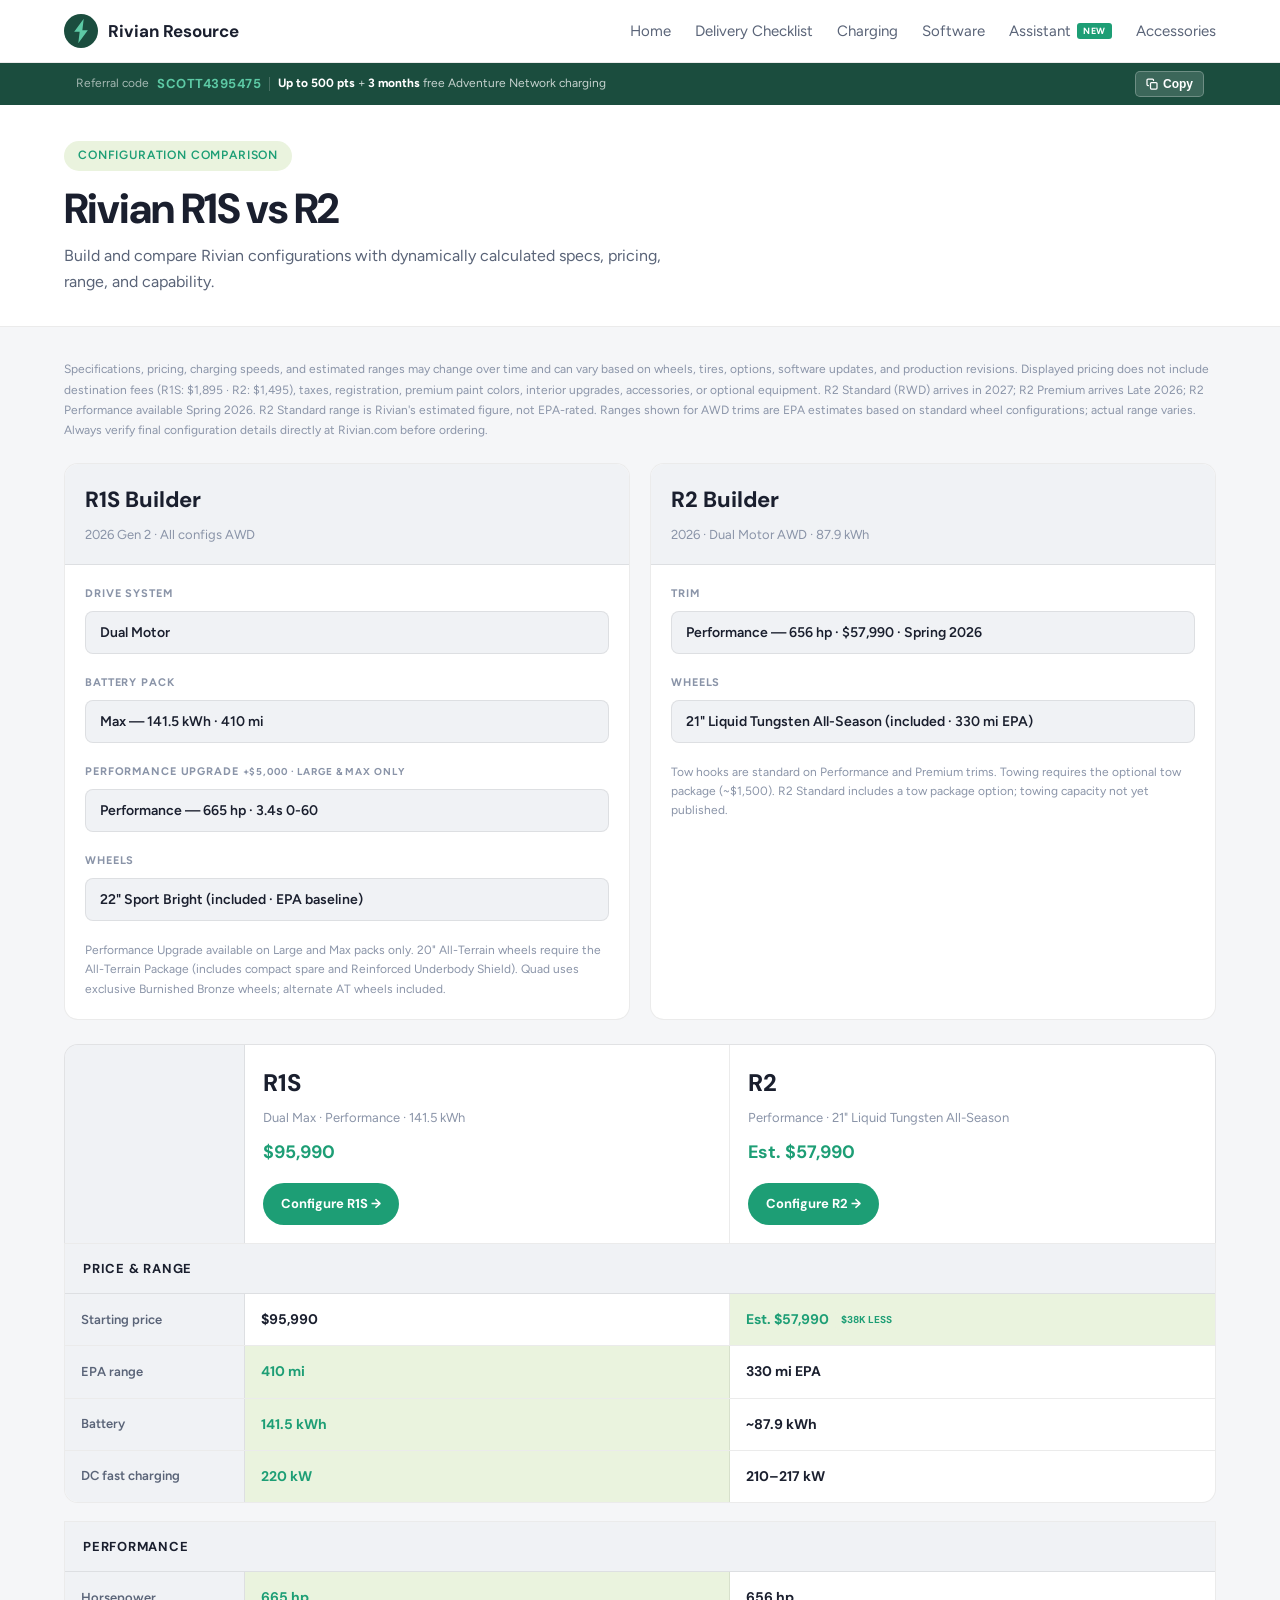
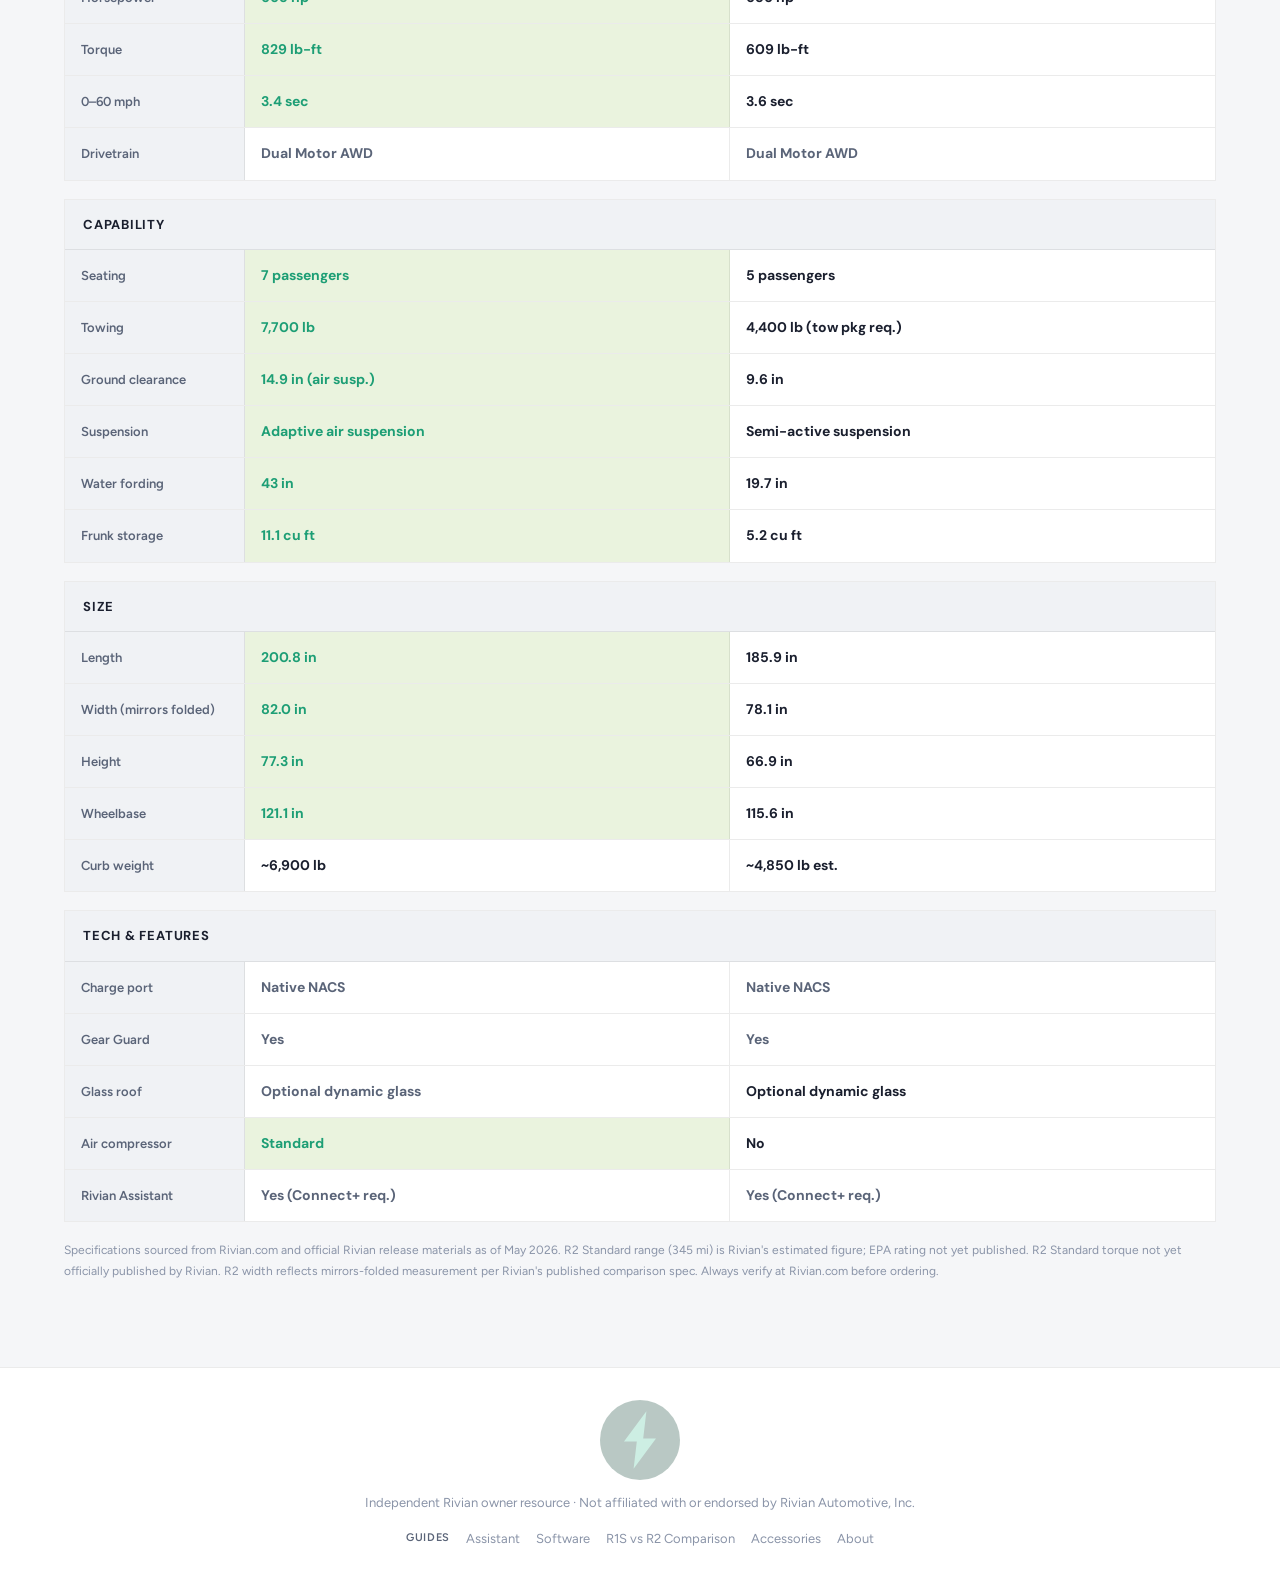
<file: compare/index.html>
<!DOCTYPE html>
<html lang="en">
<head>
  <meta charset="UTF-8" />
  <meta name="viewport" content="width=device-width, initial-scale=1.0"/>

  <title>Rivian R1S vs R2 Comparison | Build & Compare Configurations</title>

  <meta
    name="description"
    content="Build and compare Rivian R1S and R2 configurations. Compare pricing, range, charging, horsepower, towing, and capability."
  />

  <link rel="canonical" href="https://www.rivianresource.com/compare/" />

  <meta property="og:title" content="Rivian R1S vs R2 Comparison Tool"/>
  <meta property="og:description" content="Build and compare Rivian R1S and R2 configurations. Compare pricing, range, charging, horsepower, towing, and capability."/>
  <meta property="og:image" content="https://www.rivianresource.com/r1s.jpg"/>
  <meta property="og:url" content="https://www.rivianresource.com/compare/"/>
  <meta property="og:type" content="website"/>
<link rel="icon" type="image/svg+xml" href="/images/logo.svg">
<link rel="preconnect" href="https://fonts.googleapis.com">
<link rel="preconnect" href="https://fonts.gstatic.com" crossorigin>
<link href="https://fonts.googleapis.com/css2?family=DM+Sans:wght@600;700;800&family=Figtree:wght@400;500;600&display=swap" rel="stylesheet">
<link rel="stylesheet" href="/shared.css">


  <style>

    .compare-page {
      padding: 32px 0 64px;
    }

    .disclaimer {
      font-size: 12px;
      color: var(--text-dim);
      line-height: 1.7;
      margin-bottom: 22px;
    }

    .builder-grid {
      display: grid;
      grid-template-columns: 1fr 1fr;
      gap: 20px;
      margin-bottom: 24px;
    }

    @media (max-width: 900px) {
      .builder-grid { grid-template-columns: 1fr; }
    }

    .builder-card {
      background: var(--bg-card);
      border: 1px solid var(--border);
      border-radius: var(--radius);
      overflow: hidden;
    }

    .builder-header {
      padding: 18px 20px;
      background: var(--bg-secondary);
      border-bottom: 1px solid var(--border);
    }

    .builder-title {
      font-family: 'DM Sans', sans-serif;
      font-size: 22px;
      font-weight: 800;
      margin-bottom: 6px;
    }

    .builder-sub {
      font-size: 13px;
      color: var(--text-dim);
    }

    .builder-content {
      padding: 20px;
    }

    .builder-group {
      margin-bottom: 20px;
    }

    .builder-group:last-child {
      margin-bottom: 0;
    }

    .builder-label {
      font-size: 11px;
      font-weight: 700;
      color: var(--text-dim);
      text-transform: uppercase;
      letter-spacing: .08em;
      margin-bottom: 8px;
    }

    .builder-select {
      width: 100%;
      background: var(--bg-secondary);
      border: 1px solid var(--border);
      border-radius: var(--radius-sm);
      padding: 12px 14px;
      font-family: 'Figtree', sans-serif;
      font-size: 14px;
      font-weight: 600;
      color: var(--text);
      appearance: none;
      cursor: pointer;
    }

    .builder-select:disabled {
      opacity: .45;
      cursor: not-allowed;
    }

    .builder-note {
      margin-top: 10px;
      font-size: 12px;
      color: var(--text-dim);
      line-height: 1.6;
    }

    .compare-header {
      display: grid;
      grid-template-columns: 180px 1fr 1fr;
      border: 1px solid var(--border);
      border-bottom: none;
      border-radius: var(--radius) var(--radius) 0 0;
      overflow: hidden;
    }

    .compare-header-empty {
      background: var(--bg-secondary);
      border-right: 1px solid var(--border);
    }

    .compare-header-col {
      background: var(--bg-card);
      border-right: 1px solid var(--border);
      padding: 18px;
    }

    .compare-header-col:last-child {
      border-right: none;
    }

    .vehicle-name {
      font-family: 'DM Sans', sans-serif;
      font-size: 24px;
      font-weight: 800;
      margin-bottom: 6px;
    }

    .vehicle-config {
      font-size: 13px;
      color: var(--text-dim);
      line-height: 1.5;
    }

    .vehicle-price {
      margin-top: 10px;
      font-family: 'DM Sans', sans-serif;
      font-size: 18px;
      font-weight: 700;
      color: var(--green);
    }

    .compare-section {
      background: var(--bg-card);
      border: 1px solid var(--border);
      overflow: hidden;
      margin-bottom: 18px;
    }

    .compare-section.rounded {
      border-radius: 0 0 var(--radius) var(--radius);
    }

    .compare-section-header {
      padding: 14px 18px;
      background: var(--bg-secondary);
      border-bottom: 1px solid var(--border);
      font-family: 'DM Sans', sans-serif;
      font-size: 13px;
      font-weight: 700;
      text-transform: uppercase;
      letter-spacing: .06em;
    }

    .compare-row {
      display: grid;
      grid-template-columns: 180px 1fr 1fr;
      border-bottom: 1px solid var(--border);
    }

    .compare-row:last-child {
      border-bottom: none;
    }

    .compare-label {
      background: var(--bg-secondary);
      border-right: 1px solid var(--border);
      padding: 14px 16px;
      font-size: 13px;
      font-weight: 600;
      color: var(--text-muted);
      display: flex;
      align-items: center;
    }

    .compare-cell {
      padding: 14px 16px;
      border-right: 1px solid var(--border);
      display: flex;
      align-items: center;
      font-family: 'DM Sans', sans-serif;
      font-size: 14px;
      font-weight: 700;
    }

    .compare-cell:last-child {
      border-right: none;
    }

    .winner {
      background: var(--green-pale);
      color: var(--green);
    }

    .same {
      color: var(--text-muted);
    }

    .badge {
      margin-left: 6px;
      padding: 2px 6px;
      border-radius: 4px;
      font-size: 10px;
      font-weight: 700;
      text-transform: uppercase;
    }

    .badge-better {
      background: var(--green-pale);
      color: var(--green);
    }

    .note-card {
      background: var(--green-dark);
      border-radius: var(--radius);
      padding: 28px;
      margin-top: 22px;
    }

    .note-card p {
      color: rgba(255,255,255,.82);
      line-height: 1.75;
      margin-bottom: 14px;
      font-size: 15px;
    }

    .note-card p:last-child {
      margin-bottom: 0;
    }

    .note-card strong {
      color: #fff;
    }

    @media (max-width: 700px) {

      .compare-header,
      .compare-row {
        grid-template-columns: 120px 1fr 1fr;
      }

      .vehicle-name {
        font-size: 20px;
      }

    }

    .vehicle-configure { margin-top: 16px; }

    .vehicle-configure-btn {
      display: inline-flex;
      align-items: center;
      gap: 6px;
      background: var(--green);
      color: #fff;
      text-decoration: none;
      border-radius: 999px;
      padding: 10px 18px;
      font-family: 'DM Sans', sans-serif;
      font-size: 13px;
      font-weight: 700;
      transition: opacity .15s ease, transform .15s ease;
    }

    .vehicle-configure-btn:hover {
      opacity: .92;
      transform: translateY(-1px);
    }

  </style>
</head>

<body>

<div id="site-nav"></div>

<!-- REFERRAL STRIP -->
<div class="referral-strip">
  <div class="strip-inner" style="justify-content:center;max-width:1160px;margin:0 auto;">
    <span class="strip-label">Referral code</span>
    <span class="strip-code" onclick="stripCopyCode()" style="cursor:pointer;">SCOTT4395475</span>
    <span class="strip-divider"></span>
    <span class="strip-perks"><strong>Up to 500 pts</strong> + <strong>3 months</strong> free Adventure Network charging</span>
    <button class="strip-btn" onclick="stripCopyCode()">
      <svg width="12" height="12" viewBox="0 0 24 24" fill="none" stroke="currentColor" stroke-width="2.5" stroke-linecap="round" stroke-linejoin="round"><rect x="9" y="9" width="13" height="13" rx="2"/><path d="M5 15H4a2 2 0 0 1-2-2V4a2 2 0 0 1 2-2h9a2 2 0 0 1 2 2v1"/></svg>
      Copy
    </button>
    <span class="strip-copied" id="stripCopied">✓ Copied!</span>
  </div>
</div>

<div class="page-header">
  <div class="container">
    <div class="page-eyebrow">Configuration Comparison</div>
    <h1 class="page-title">Rivian R1S vs R2</h1>
    <p class="page-sub">
      Build and compare Rivian configurations with dynamically calculated specs, pricing, range, and capability.
    </p>
  </div>
</div>

<div class="container">

  <div class="compare-page">

    <div class="disclaimer">
      Specifications, pricing, charging speeds, and estimated ranges may change over time and can vary based on wheels, tires, options, software updates, and production revisions. Displayed pricing does not include destination fees (R1S: $1,895 · R2: $1,495), taxes, registration, premium paint colors, interior upgrades, accessories, or optional equipment. R2 Standard (RWD) arrives in 2027; R2 Premium arrives Late 2026; R2 Performance available Spring 2026. R2 Standard range is Rivian's estimated figure, not EPA-rated. Ranges shown for AWD trims are EPA estimates based on standard wheel configurations; actual range varies. Always verify final configuration details directly at Rivian.com before ordering.
    </div>

    <!-- BUILDERS -->

    <div class="builder-grid">

      <!-- R1S -->
      <div class="builder-card">
        <div class="builder-header">
          <div class="builder-title">R1S Builder</div>
          <div class="builder-sub">2026 Gen 2 · All configs AWD</div>
        </div>
        <div class="builder-content">

          <div class="builder-group">
            <div class="builder-label">Drive System</div>
            <select class="builder-select" id="r1sDrive" onchange="onDriveChange()">
              <option value="dual" selected>Dual Motor</option>
              <option value="tri">Tri Motor</option>
              <option value="quad">Quad Motor</option>
            </select>
          </div>

          <div class="builder-group">
            <div class="builder-label">Battery Pack</div>
            <select class="builder-select" id="r1sBattery" onchange="updateComparison()">
              <option value="standard">Standard — 92.5 kWh · 270 mi</option>
              <option value="large">Large — 108.5 kWh · 329 mi</option>
              <option value="max" selected>Max — 141.5 kWh · 410 mi</option>
            </select>
          </div>

          <div class="builder-group" id="perfGroup">
            <div class="builder-label">Performance Upgrade <span style="font-size:10px;color:var(--text-dim);">+$5,000 · Large &amp; Max only</span></div>
            <select class="builder-select" id="r1sPerformance" onchange="updateComparison()">
              <option value="standard">Standard Output — 533 hp · 4.5s 0-60</option>
              <option value="performance" selected>Performance — 665 hp · 3.4s 0-60</option>
            </select>
          </div>

          <div class="builder-group">
            <div class="builder-label">Wheels</div>
            <select class="builder-select" id="r1sWheels" onchange="updateComparison()">
              <option value="std" selected>22" Sport Bright (included · EPA baseline)</option>
              <option value="22range">22" Range +$1,000</option>
              <option value="22dark">22" Sport Dark +$1,000–$2,000</option>
              <option value="20at">20" All-Terrain +$3,700</option>
              <option value="20atdark">20" All-Terrain Dark +$4,700–$5,700</option>
            </select>
          </div>

          <div class="builder-note">
            Performance Upgrade available on Large and Max packs only. 20" All-Terrain wheels require the All-Terrain Package (includes compact spare and Reinforced Underbody Shield). Quad uses exclusive Burnished Bronze wheels; alternate AT wheels included.
          </div>

        </div>
      </div>

      <!-- R2 -->
      <div class="builder-card">
        <div class="builder-header">
          <div class="builder-title">R2 Builder</div>
          <div class="builder-sub" id="r2BuilderSub">2026 · Dual Motor AWD · 87.9 kWh</div>
        </div>
        <div class="builder-content">

          <div class="builder-group">
            <div class="builder-label">Trim</div>
            <select class="builder-select" id="r2Trim" onchange="onTrimChange()">
              <option value="performance" selected>Performance — 656 hp · $57,990 · Spring 2026</option>
              <option value="premium">Premium — 450 hp · $53,990 · Late 2026</option>
              <option value="standard">Standard — 350 hp · $48,490 · 2027 (RWD)</option>
            </select>
          </div>

          <div class="builder-group">
            <div class="builder-label">Wheels</div>
            <select class="builder-select" id="r2Wheels" onchange="updateComparison()">
              <option value="std" selected>21" Liquid Tungsten All-Season (included · 330 mi EPA)</option>
              <option value="alt">20" Black Sand All-Terrain +$1,000 · 314 mi EPA</option>
            </select>
          </div>

          <div class="builder-note" id="r2WheelNote">
            Tow hooks are standard on Performance and Premium trims. Towing requires the optional tow package (~$1,500). R2 Standard includes a tow package option; towing capacity not yet published.
          </div>

        </div>
      </div>

    </div>

    <!-- HEADER -->
    <div class="compare-header">
      <div class="compare-header-empty"></div>
      <div class="compare-header-col">
        <div class="vehicle-name">R1S</div>
        <div class="vehicle-config" id="r1sConfigText"></div>
        <div class="vehicle-price" id="r1sPriceHeader"></div>
        <div class="vehicle-configure">
          <a href="https://rivian.com/configurations/builder?MODEL=R1S&reprCode=SCOTT4395475" target="_blank" rel="noopener noreferrer" class="vehicle-configure-btn">Configure R1S &rarr;</a>
        </div>
      </div>
      <div class="compare-header-col">
        <div class="vehicle-name">R2</div>
        <div class="vehicle-config" id="r2ConfigText"></div>
        <div class="vehicle-price" id="r2PriceHeader"></div>
        <div class="vehicle-configure">
          <a href="https://rivian.com/configurations/builder/r2?reprCode=SCOTT4395475" target="_blank" rel="noopener noreferrer" class="vehicle-configure-btn">Configure R2 &rarr;</a>
        </div>
      </div>
    </div>

    <!-- PRICE & RANGE -->
    <div class="compare-section rounded">
      <div class="compare-section-header">Price &amp; Range</div>

      <div class="compare-row">
        <div class="compare-label">Starting price</div>
        <div class="compare-cell" id="r1s-price"></div>
        <div class="compare-cell" id="r2-price"></div>
      </div>

      <div class="compare-row">
        <div class="compare-label">EPA range</div>
        <div class="compare-cell" id="r1s-range"></div>
        <div class="compare-cell" id="r2-range"></div>
      </div>

      <div class="compare-row">
        <div class="compare-label">Battery</div>
        <div class="compare-cell" id="r1s-battery"></div>
        <div class="compare-cell" id="r2-battery"></div>
      </div>

      <div class="compare-row">
        <div class="compare-label">DC fast charging</div>
        <div class="compare-cell" id="r1s-charge"></div>
        <div class="compare-cell" id="r2-charge"></div>
      </div>

    </div>

    <!-- PERFORMANCE -->
    <div class="compare-section">
      <div class="compare-section-header">Performance</div>

      <div class="compare-row">
        <div class="compare-label">Horsepower</div>
        <div class="compare-cell" id="r1s-hp"></div>
        <div class="compare-cell" id="r2-hp"></div>
      </div>

      <div class="compare-row">
        <div class="compare-label">Torque</div>
        <div class="compare-cell" id="r1s-torque"></div>
        <div class="compare-cell" id="r2-torque"></div>
      </div>

      <div class="compare-row">
        <div class="compare-label">0–60 mph</div>
        <div class="compare-cell" id="r1s-060"></div>
        <div class="compare-cell" id="r2-060"></div>
      </div>

      <div class="compare-row">
        <div class="compare-label">Drivetrain</div>
        <div class="compare-cell" id="r1s-drivetrain"></div>
        <div class="compare-cell" id="r2-drivetrain"></div>
      </div>

    </div>

    <!-- CAPABILITY -->
    <div class="compare-section">
      <div class="compare-section-header">Capability</div>

      <div class="compare-row">
        <div class="compare-label">Seating</div>
        <div class="compare-cell winner">7 passengers</div>
        <div class="compare-cell">5 passengers</div>
      </div>

      <div class="compare-row">
        <div class="compare-label">Towing</div>
        <div class="compare-cell winner">7,700 lb</div>
        <div class="compare-cell" id="r2-towing">4,400 lb (tow pkg req.)</div>
      </div>

      <div class="compare-row">
        <div class="compare-label">Ground clearance</div>
        <div class="compare-cell winner">14.9 in (air susp.)</div>
        <div class="compare-cell">9.6 in</div>
      </div>

      <div class="compare-row">
        <div class="compare-label">Suspension</div>
        <div class="compare-cell winner">Adaptive air suspension</div>
        <div class="compare-cell" id="r2-susp">Semi-active (Performance)</div>
      </div>

      <div class="compare-row">
        <div class="compare-label">Water fording</div>
        <div class="compare-cell winner">43 in</div>
        <div class="compare-cell">19.7 in</div>
      </div>

      <div class="compare-row">
        <div class="compare-label">Frunk storage</div>
        <div class="compare-cell winner">11.1 cu ft</div>
        <div class="compare-cell">5.2 cu ft</div>
      </div>

    </div>

    <!-- SIZE -->
    <div class="compare-section">
      <div class="compare-section-header">Size</div>

      <div class="compare-row">
        <div class="compare-label">Length</div>
        <div class="compare-cell winner">200.8 in</div>
        <div class="compare-cell">185.9 in</div>
      </div>

      <div class="compare-row">
        <div class="compare-label">Width (mirrors folded)</div>
        <div class="compare-cell winner">82.0 in</div>
        <div class="compare-cell">78.1 in</div>
      </div>

      <div class="compare-row">
        <div class="compare-label">Height</div>
        <div class="compare-cell winner">77.3 in</div>
        <div class="compare-cell">66.9 in</div>
      </div>

      <div class="compare-row">
        <div class="compare-label">Wheelbase</div>
        <div class="compare-cell winner">121.1 in</div>
        <div class="compare-cell">115.6 in</div>
      </div>

      <div class="compare-row">
        <div class="compare-label">Curb weight</div>
        <div class="compare-cell" id="r1s-weight"></div>
        <div class="compare-cell" id="r2-weight">~4,850 lb est.</div>
      </div>

    </div>

    <!-- TECH -->
    <div class="compare-section">
      <div class="compare-section-header">Tech &amp; Features</div>

      <div class="compare-row">
        <div class="compare-label">Charge port</div>
        <div class="compare-cell same">Native NACS</div>
        <div class="compare-cell same">Native NACS</div>
      </div>

      <div class="compare-row">
        <div class="compare-label">Gear Guard</div>
        <div class="compare-cell same">Yes</div>
        <div class="compare-cell same">Yes</div>
      </div>

      <div class="compare-row">
        <div class="compare-label">Glass roof</div>
        <div class="compare-cell same">Optional dynamic glass</div>
        <div class="compare-cell" id="r2-glass">Optional dynamic glass</div>
      </div>

      <div class="compare-row">
        <div class="compare-label">Air compressor</div>
        <div class="compare-cell winner">Standard</div>
        <div class="compare-cell">No</div>
      </div>

      <div class="compare-row">
        <div class="compare-label">Rivian Assistant</div>
        <div class="compare-cell same">Yes (Connect+ req.)</div>
        <div class="compare-cell same">Yes (Connect+ req.)</div>
      </div>

    </div>


    <div class="disclaimer" style="margin-top:18px;">
      Specifications sourced from Rivian.com and official Rivian release materials as of May 2026. R2 Standard range (345 mi) is Rivian's estimated figure; EPA rating not yet published. R2 Standard torque not yet officially published by Rivian. R2 width reflects mirrors-folded measurement per Rivian's published comparison spec. Always verify at Rivian.com before ordering.
    </div>

  </div>

</div>

<script>

  // ── PRICING ──────────────────────────────

  const BASE_PRICE = {
    dual: {
      standard: 76990,
      large:    83990,
      max:      90990,
    },
    tri:  { max: 106990 },
    quad: { max: 121990 },
  };

  const PERF_UPGRADE = 5000;

  // Wheel cost adders per drivetrain — source: Rivian configurator May 2026
  const WHEEL_COST = {
    dual: { std: 0, '22range': 1000, '22dark': 2000, '20at': 3700, '20atdark': 5700 },
    tri:  { std: 0, '22range': 1000, '22dark': 1000, '20at': 3700, '20atdark': 4700 },
    quad: { std: 0 },
  };

  // EPA range per drivetrain per wheel — source: Rivian configurator May 2026
  const WHEEL_RANGE = {
    dual: {
      std:       { max: 410, large: 329, standard: 270 },
      '22range': { max: 410, large: 329, standard: 270 },
      '22dark':  { max: 410, large: 329, standard: 270 },
      '20at':    { max: 289, large: 289, standard: 289 },
      '20atdark':{ max: 289, large: 289, standard: 289 },
    },
    tri: {
      std: 371, '22range': 371, '22dark': 371, '20at': 329, '20atdark': 329,
    },
    quad: { std: 374 },
  };

  const R1S_SPECS = {
    dual: {
      standard: {
        standard: { hp: 533, torque: 610, zero60: 4.5, charge: '220 kW' },
      },
      large: {
        standard:    { hp: 533, torque: 610, zero60: 4.5, charge: '220 kW' },
        performance: { hp: 665, torque: 829, zero60: 3.4, charge: '220 kW' },
      },
      max: {
        standard:    { hp: 533, torque: 610, zero60: 4.5, charge: '220 kW' },
        performance: { hp: 665, torque: 829, zero60: 3.4, charge: '220 kW' },
      },
    },
    tri:  { max: { performance: { hp: 850, torque: 1103, zero60: 2.9, charge: '220 kW' } } },
    quad: { max: { performance: { hp: 1025, torque: 1198, zero60: 2.6, charge: '220 kW' } } },
  };

  const R1S_BATTERY = {
    standard: '92.5 kWh',
    large:    '108.5 kWh',
    max:      '141.5 kWh',
  };

  // ── R2 SPECS ─────────────────────────────
  // Sources: Rivian.com May 2026 release
  // Standard: Single-motor RWD, 350 hp, 5.9s, 345 mi est. (not EPA), $48,490, avail 2027
  // Premium:  Dual-motor AWD,   450 hp, 4.6s, 330 mi EPA,            $53,990, avail Late 2026
  // Performance: Dual-motor AWD, 656 hp, 3.6s, 330 mi EPA,           $57,990, avail Spring 2026

  const R2_SPECS = {
    performance: {
      hp: 656, torque: 609, zero60: 3.6, price: 57990,
      drivetrain: 'Dual Motor AWD',
      battery: '~87.9 kWh',
      charge: '210–217 kW',
      isRWD: false,
      // Wheels: std=21" Liquid Tungsten (incl, 330 mi EPA), alt=20" Black Sand AT (+$1k, 314 mi EPA)
      stdRange: 330, altRange: 314,
      stdRangeLabel: '330 mi EPA',
      altRangeLabel: '314 mi EPA',
      suspension: 'Semi-active suspension',
      towing: '4,400 lb (tow pkg req.)',
      availability: 'Spring 2026',
    },
    premium: {
      hp: 450, torque: 537, zero60: 4.6, price: 53990,
      drivetrain: 'Dual Motor AWD',
      battery: '~87.9 kWh',
      charge: '210–217 kW',
      isRWD: false,
      // Wheels: std=20" Bicolor Carbon (incl, 330 mi EPA), alt=21" Liquid Tungsten (+$2k, EPA TBD)
      stdRange: 330, altRange: null,
      stdRangeLabel: '330 mi EPA',
      altRangeLabel: 'EPA range not yet published',
      suspension: 'Fixed suspension',
      towing: '4,400 lb (tow pkg req.)',
      availability: 'Late 2026',
    },
    standard: {
      hp: 350, torque: null, zero60: 5.9, price: 48490,
      drivetrain: 'Single Motor RWD',
      battery: '~87.9 kWh est.',
      charge: '~150 kW est.',
      isRWD: true,
      // Wheels: std=19" Machined Graphite AS (incl, 345 mi est.), alt=20" Bicolor Carbon (+$1k)
      stdRange: 345, altRange: null,
      stdRangeLabel: '345 mi est. (not EPA-rated)',
      altRangeLabel: 'Range not yet published',
      suspension: 'Fixed suspension',
      towing: 'Not yet published',
      availability: '2027',
    },
  };

  // ── HELPERS ──────────────────────────────

  function fmt(n) { return n.toLocaleString(); }

  function setCell(id, text, win) {
    const el = document.getElementById(id);
    el.textContent = text;
    el.className = win ? 'compare-cell winner' : 'compare-cell';
  }

  function setEqual(id, text) {
    const el = document.getElementById(id);
    el.textContent = text;
    el.className = 'compare-cell same';
  }

  // ── DRIVE CHANGE ─────────────────────────

  function onDriveChange() {
    const drive = document.getElementById('r1sDrive').value;
    const battery = document.getElementById('r1sBattery');
    const perf = document.getElementById('r1sPerformance');
    const perfGroup = document.getElementById('perfGroup');
    const wheelSel = document.getElementById('r1sWheels');

    // Rebuild wheel options per drivetrain
    if (drive === 'quad') {
      wheelSel.innerHTML = `<option value="std" selected>22" Sport Burnished Bronze (included · 374 mi EPA)</option>
        <option value="22dark">22" Super Sport (included · 338 mi EPA)</option>
        <option value="20at">20" Dune Satin Graphite All-Terrain (included · 325 mi EPA)</option>
        <option value="20atdark">20" All-Terrain Burnished Bronze (included · 325 mi EPA)</option>`;
      wheelSel.disabled = false;
    } else if (drive === 'tri') {
      wheelSel.innerHTML = `<option value="std" selected>22" Sport Bright (included · EPA baseline)</option>
        <option value="22range">22" Range +$1,000</option>
        <option value="22dark">22" Sport Dark +$1,000</option>
        <option value="20at">20" All-Terrain +$3,700 · 329 mi EPA</option>
        <option value="20atdark">20" All-Terrain Dark +$4,700 · 329 mi EPA</option>`;
      wheelSel.disabled = false;
    } else {
      wheelSel.innerHTML = `<option value="std" selected>22" Sport Bright (included · EPA baseline)</option>
        <option value="22range">22" Range +$1,000</option>
        <option value="22dark">22" Sport Dark +$2,000</option>
        <option value="20at">20" All-Terrain +$3,700 · 289 mi EPA</option>
        <option value="20atdark">20" All-Terrain Dark +$5,700 · 289 mi EPA</option>`;
      wheelSel.disabled = false;
    }

    // Tri and Quad: lock to Max pack and Performance
    if (drive === 'tri' || drive === 'quad') {
      battery.value = 'max';
      battery.disabled = true;
      perf.value = 'performance';
      perf.disabled = true;
      perfGroup.style.opacity = '0.5';
    } else {
      battery.disabled = false;
      perf.disabled = false;
      perfGroup.style.opacity = '1';
      if (battery.value === 'standard') {
        perf.value = 'standard';
        perf.disabled = true;
        perfGroup.style.opacity = '0.5';
      }
    }
    updateComparison();
  }

  document.getElementById('r1sBattery').addEventListener('change', function() {
    const drive = document.getElementById('r1sDrive').value;
    const perf = document.getElementById('r1sPerformance');
    const perfGroup = document.getElementById('perfGroup');
    if (drive === 'dual' && this.value === 'standard') {
      perf.value = 'standard';
      perf.disabled = true;
      perfGroup.style.opacity = '0.5';
    } else if (drive === 'dual') {
      perf.disabled = false;
      perfGroup.style.opacity = '1';
    }
    updateComparison();
  });

  // ── R2 TRIM CHANGE ───────────────────────

  function onTrimChange() {
    const trim = document.getElementById('r2Trim').value;
    const wheelSel = document.getElementById('r2Wheels');
    const subEl = document.getElementById('r2BuilderSub');
    const noteEl = document.getElementById('r2WheelNote');

    if (trim === 'performance') {
      subEl.textContent = 'Spring 2026 · Dual Motor AWD · ~87.9 kWh';
      wheelSel.innerHTML = `
        <option value="std" selected>21" Liquid Tungsten All-Season (included · 330 mi EPA)</option>
        <option value="alt">20" Black Sand All-Terrain +$1,000 · 314 mi EPA</option>`;
      noteEl.textContent = 'Tow hooks standard. Towing 4,400 lb requires optional tow package (~$1,500). Launch Package (limited time) includes tow package, Autonomy+, and Launch Green paint option.';
    } else if (trim === 'premium') {
      subEl.textContent = 'Late 2026 · Dual Motor AWD · ~87.9 kWh';
      wheelSel.innerHTML = `
        <option value="std" selected>20" Bicolor Carbon All-Season (included · 330 mi EPA)</option>
        <option value="alt">21" Liquid Tungsten All-Season +$2,000 · EPA range not yet published</option>`;
      noteEl.textContent = 'Tow hooks standard. Towing 4,400 lb requires optional tow package (~$1,500). EPA range on 21" wheel upgrade not yet published by Rivian.';
    } else {
      // standard RWD
      subEl.textContent = '2027 · Single Motor RWD · ~87.9 kWh est.';
      wheelSel.innerHTML = `
        <option value="std" selected>19" Machined Graphite All-Season (included · 345 mi est.)</option>
        <option value="alt">20" Bicolor Carbon All-Season +$1,000 · Range not yet published</option>`;
      noteEl.textContent = 'R2 Standard arrives 2027. Range of 345 mi is Rivian\'s estimate — not yet EPA-rated. An additional long-range Standard variant (~$45,000, 275+ mi est.) arrives in late 2027. Towing capacity not yet published.';
    }
    updateComparison();
  }

  // ── MAIN UPDATE ──────────────────────────

  function updateComparison() {

    const drive = document.getElementById('r1sDrive').value;
    const battery = document.getElementById('r1sBattery').value;
    const perf = document.getElementById('r1sPerformance').value;
    const wheels = document.getElementById('r1sWheels').value;
    const r2trim = document.getElementById('r2Trim').value;
    const useAlt = document.getElementById('r2Wheels').value === 'alt';

    let r1sSpecs, r1sDrivetrain, r1sBatteryLabel, r1sBasePrice, r1sPerfLabel, r1sConfigLabel;

    if (drive === 'dual') {
      r1sSpecs = R1S_SPECS.dual[battery][perf] || R1S_SPECS.dual[battery].standard;
      r1sDrivetrain = 'Dual Motor AWD';
      r1sBatteryLabel = R1S_BATTERY[battery];
      r1sBasePrice = BASE_PRICE.dual[battery];
      if (perf === 'performance' && battery !== 'standard') r1sBasePrice += PERF_UPGRADE;
      r1sBasePrice += (WHEEL_COST.dual[wheels] || 0);
      r1sPerfLabel = perf === 'performance' && battery !== 'standard' ? 'Performance' : 'Standard Output';
      r1sConfigLabel = `Dual ${battery.charAt(0).toUpperCase() + battery.slice(1)} · ${r1sPerfLabel} · ${r1sBatteryLabel}`;
    } else if (drive === 'tri') {
      r1sSpecs = R1S_SPECS.tri.max.performance;
      r1sDrivetrain = 'Tri Motor AWD';
      r1sBatteryLabel = R1S_BATTERY.max;
      r1sBasePrice = BASE_PRICE.tri.max + (WHEEL_COST.tri[wheels] || 0);
      r1sConfigLabel = `Tri Max · ${r1sBatteryLabel}`;
    } else {
      r1sSpecs = R1S_SPECS.quad.max.performance;
      r1sDrivetrain = 'Quad Motor AWD';
      r1sBatteryLabel = R1S_BATTERY.max;
      r1sBasePrice = BASE_PRICE.quad.max;
      r1sConfigLabel = `Quad Max · ${r1sBatteryLabel}`;
    }

    // R1S Range
    let r1sRange;
    if (drive === 'dual') {
      const wr = WHEEL_RANGE.dual[wheels] || WHEEL_RANGE.dual.std;
      r1sRange = wr[battery] || wr.max;
    } else if (drive === 'tri') {
      r1sRange = WHEEL_RANGE.tri[wheels] || WHEEL_RANGE.tri.std;
    } else {
      const quadRanges = { std: 374, '22dark': 338, '20at': 325, '20atdark': 325 };
      r1sRange = quadRanges[wheels] || 374;
    }

    // R1S Weight
    let r1sWeight;
    if (drive === 'dual') {
      r1sWeight = battery === 'standard' ? '~6,450 lb' : battery === 'large' ? '~6,700 lb' : '~6,900 lb';
    } else if (drive === 'tri') {
      r1sWeight = '~6,950 lb';
    } else {
      r1sWeight = '~7,000 lb';
    }
    const weightEl = document.getElementById('r1s-weight');
    if (weightEl) weightEl.textContent = r1sWeight;

    // ── R2 DATA ──
    const r2 = R2_SPECS[r2trim];
    const r2RangeVal = useAlt ? r2.altRange : r2.stdRange;
    const r2RangeLabel = useAlt ? r2.altRangeLabel : r2.stdRangeLabel;

    // Wheel label for config text
    let r2WheelLabel;
    if (r2trim === 'performance') {
      r2WheelLabel = useAlt ? '20" Black Sand All-Terrain' : '21" Liquid Tungsten All-Season';
    } else if (r2trim === 'premium') {
      r2WheelLabel = useAlt ? '21" Liquid Tungsten All-Season' : '20" Bicolor Carbon All-Season';
    } else {
      r2WheelLabel = useAlt ? '20" Bicolor Carbon All-Season' : '19" Machined Graphite All-Season';
    }

    const r2ConfigLabel = `${r2trim.charAt(0).toUpperCase() + r2trim.slice(1)} · ${r2WheelLabel}`;

    // ── HEADER ──
    document.getElementById('r1sConfigText').textContent = r1sConfigLabel;
    document.getElementById('r2ConfigText').textContent = r2ConfigLabel;
    document.getElementById('r1sPriceHeader').textContent = `$${fmt(r1sBasePrice)}`;
    document.getElementById('r2PriceHeader').textContent = `Est. $${fmt(r2.price)}`;

    // ── PRICE ──
    const savings = r1sBasePrice - r2.price;
    document.getElementById('r1s-price').className = 'compare-cell';
    document.getElementById('r1s-price').textContent = `$${fmt(r1sBasePrice)}`;
    document.getElementById('r2-price').className = 'compare-cell winner';
    document.getElementById('r2-price').innerHTML =
      `Est. $${fmt(r2.price)} <span class="badge badge-better">$${Math.round(savings/1000)}K less</span>`;

    // ── RANGE ──
    const r1sWinsRange = r2RangeVal !== null ? r1sRange >= r2RangeVal : true;
    setCell('r1s-range', `${r1sRange} mi`, r1sWinsRange);
    document.getElementById('r2-range').className = r1sWinsRange ? 'compare-cell' : 'compare-cell winner';
    document.getElementById('r2-range').textContent = r2RangeLabel;

    // ── BATTERY ──
    document.getElementById('r1s-battery').className = 'compare-cell winner';
    document.getElementById('r1s-battery').textContent = r1sBatteryLabel;
    document.getElementById('r2-battery').className = 'compare-cell';
    document.getElementById('r2-battery').textContent = r2.battery;

    // ── CHARGING ──
    document.getElementById('r1s-charge').className = 'compare-cell winner';
    document.getElementById('r1s-charge').textContent = r1sSpecs.charge;
    document.getElementById('r2-charge').className = 'compare-cell';
    document.getElementById('r2-charge').textContent = r2.charge;

    // ── PERFORMANCE ──
    const r1sHpWins = r1sSpecs.hp >= r2.hp;
    setCell('r1s-hp', `${fmt(r1sSpecs.hp)} hp`, r1sHpWins);
    document.getElementById('r2-hp').className = r1sHpWins ? 'compare-cell' : 'compare-cell winner';
    document.getElementById('r2-hp').textContent = `${fmt(r2.hp)} hp`;

    const r1sTqWins = r2.torque !== null ? r1sSpecs.torque >= r2.torque : true;
    setCell('r1s-torque', `${fmt(r1sSpecs.torque)} lb-ft`, r1sTqWins);
    document.getElementById('r2-torque').className = r1sTqWins ? 'compare-cell' : 'compare-cell winner';
    document.getElementById('r2-torque').textContent = r2.torque !== null ? `${fmt(r2.torque)} lb-ft` : 'Not yet published';

    const r1s060Wins = r1sSpecs.zero60 <= r2.zero60;
    setCell('r1s-060', `${r1sSpecs.zero60} sec`, r1s060Wins);
    document.getElementById('r2-060').className = r1s060Wins ? 'compare-cell' : 'compare-cell winner';
    document.getElementById('r2-060').textContent = `${r2.zero60} sec`;

    // Drivetrain — R1S always AWD; R2 Standard is RWD so not "same"
    const r2DriveEl = document.getElementById('r2-drivetrain');
    if (r2.isRWD) {
      setEqual('r1s-drivetrain', r1sDrivetrain);
      r2DriveEl.textContent = r2.drivetrain;
      r2DriveEl.className = 'compare-cell';
    } else {
      setEqual('r1s-drivetrain', r1sDrivetrain);
      setEqual('r2-drivetrain', r2.drivetrain);
    }

    // ── CAPABILITY ──
    const suspCell = document.getElementById('r2-susp');
    if (suspCell) suspCell.textContent = r2.suspension;

    const towCell = document.getElementById('r2-towing');
    if (towCell) towCell.textContent = r2.towing;

    // R2 weight — RWD Standard will be lighter
    const r2WeightEl = document.getElementById('r2-weight');
    if (r2WeightEl) {
      r2WeightEl.textContent = r2.isRWD ? '~4,200 lb est.' : '~4,850 lb est.';
    }
  }

  updateComparison();

</script>

<footer>
  <div class="container">
    <img src="/images/logo.svg" alt="Rivian Resource">
    Independent Rivian owner resource &middot; Not affiliated with or endorsed by Rivian Automotive, Inc.
    <div class="footer-guides">
      <span class="footer-guides-label">Guides</span>
      <a href="/assistant/">Assistant</a>
        <a href="/software/">Software</a>
        <a href="/compare/">R1S vs R2 Comparison</a>
        <a href="/accessories/">Accessories</a>
        <a href="/about/">About</a>
    </div>
  </div>
</footer>

<script src="/nav-init.js"></script>
  <!-- Cloudflare Web Analytics -->
  <script defer src="https://static.cloudflareinsights.com/beacon.min.js" data-cf-beacon='{"token": "aabd2c264abb41589ccfd2223c79ae42"}'></script>
  <script src="/shared.js"></script>

</body>
</html>
</file>
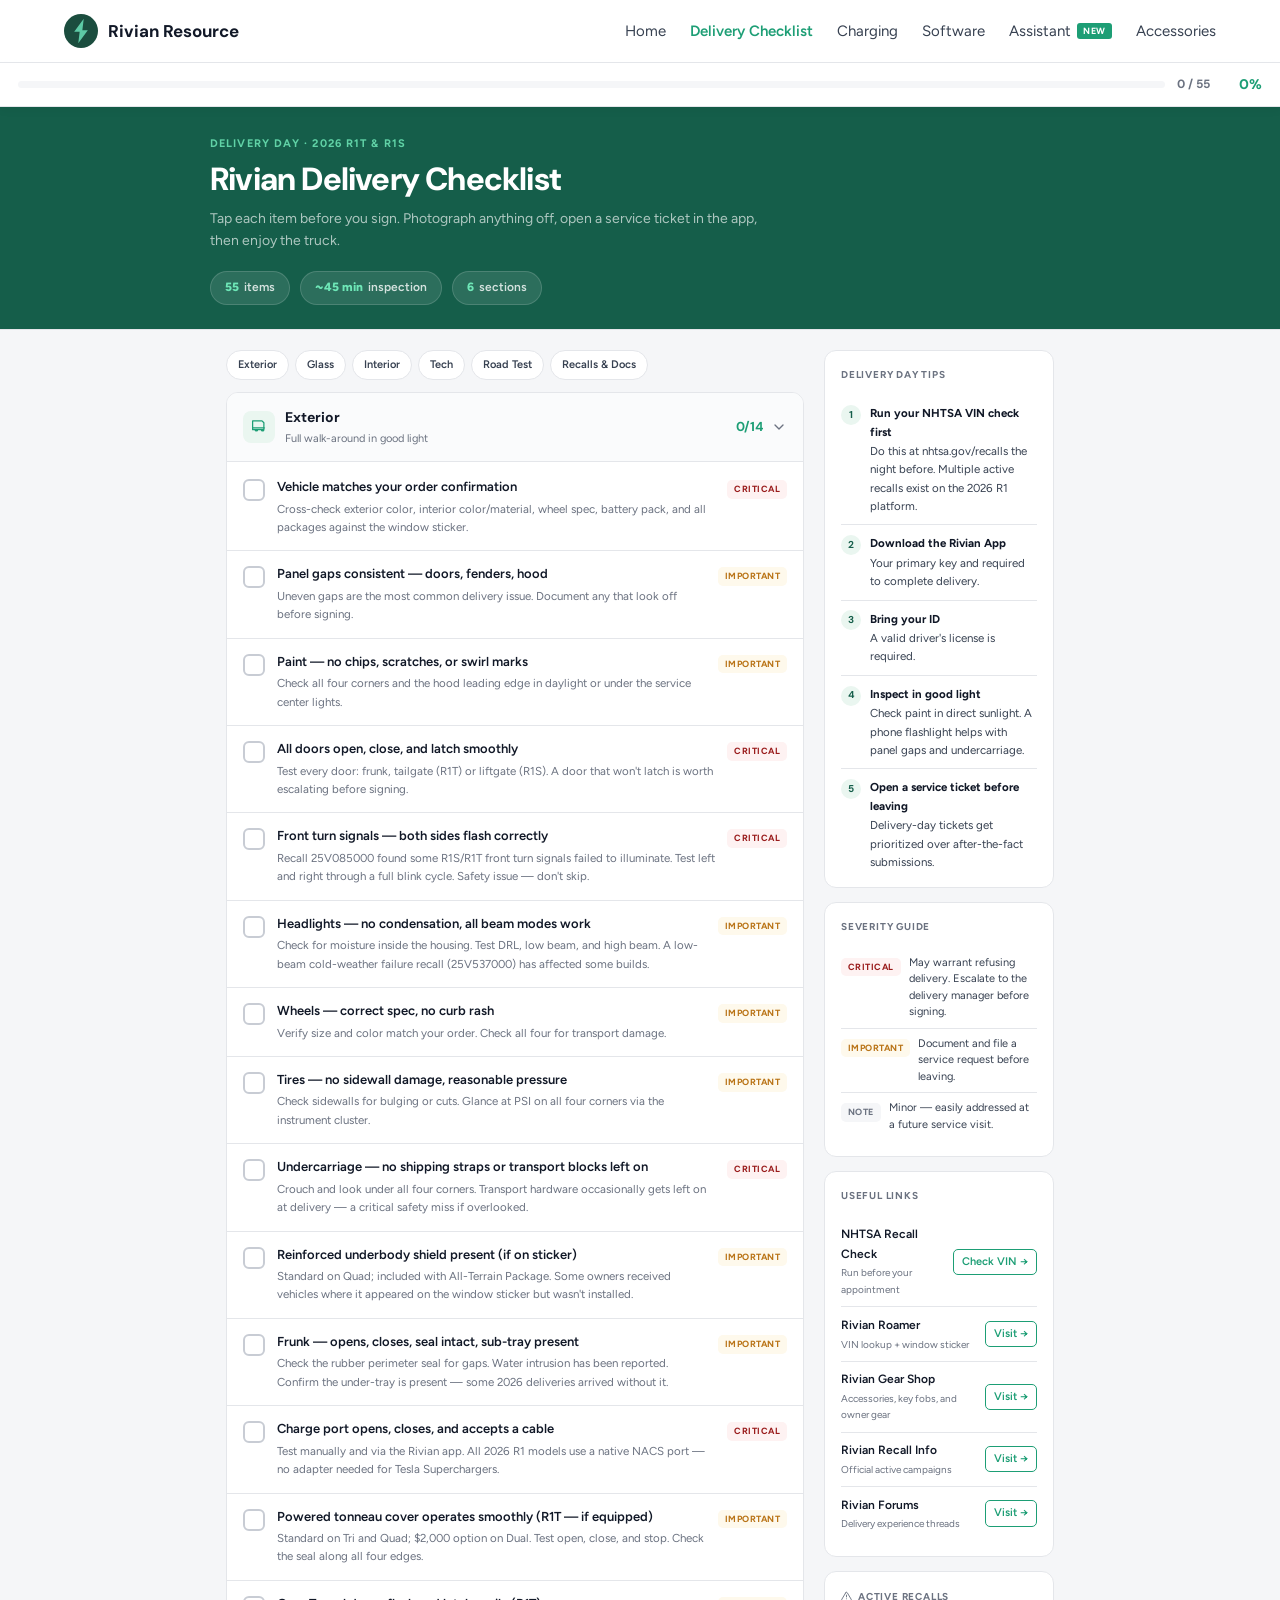
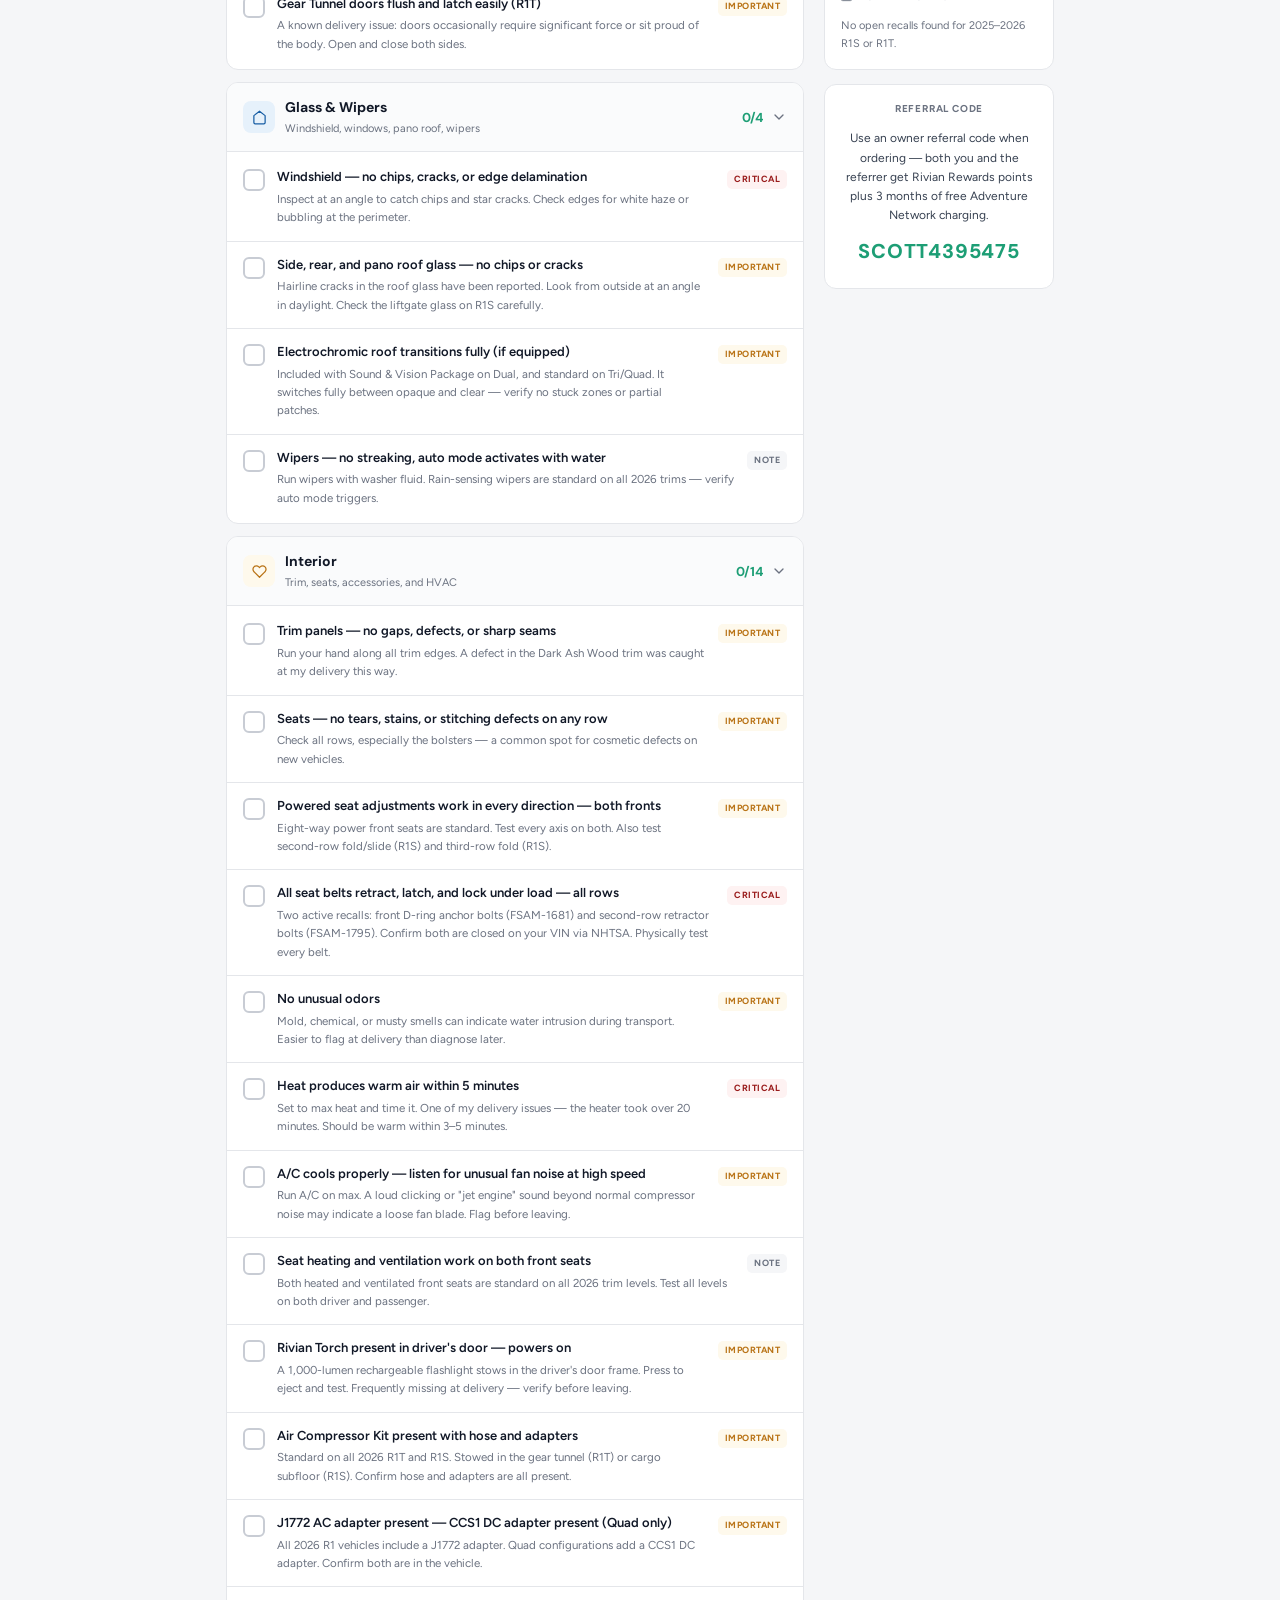
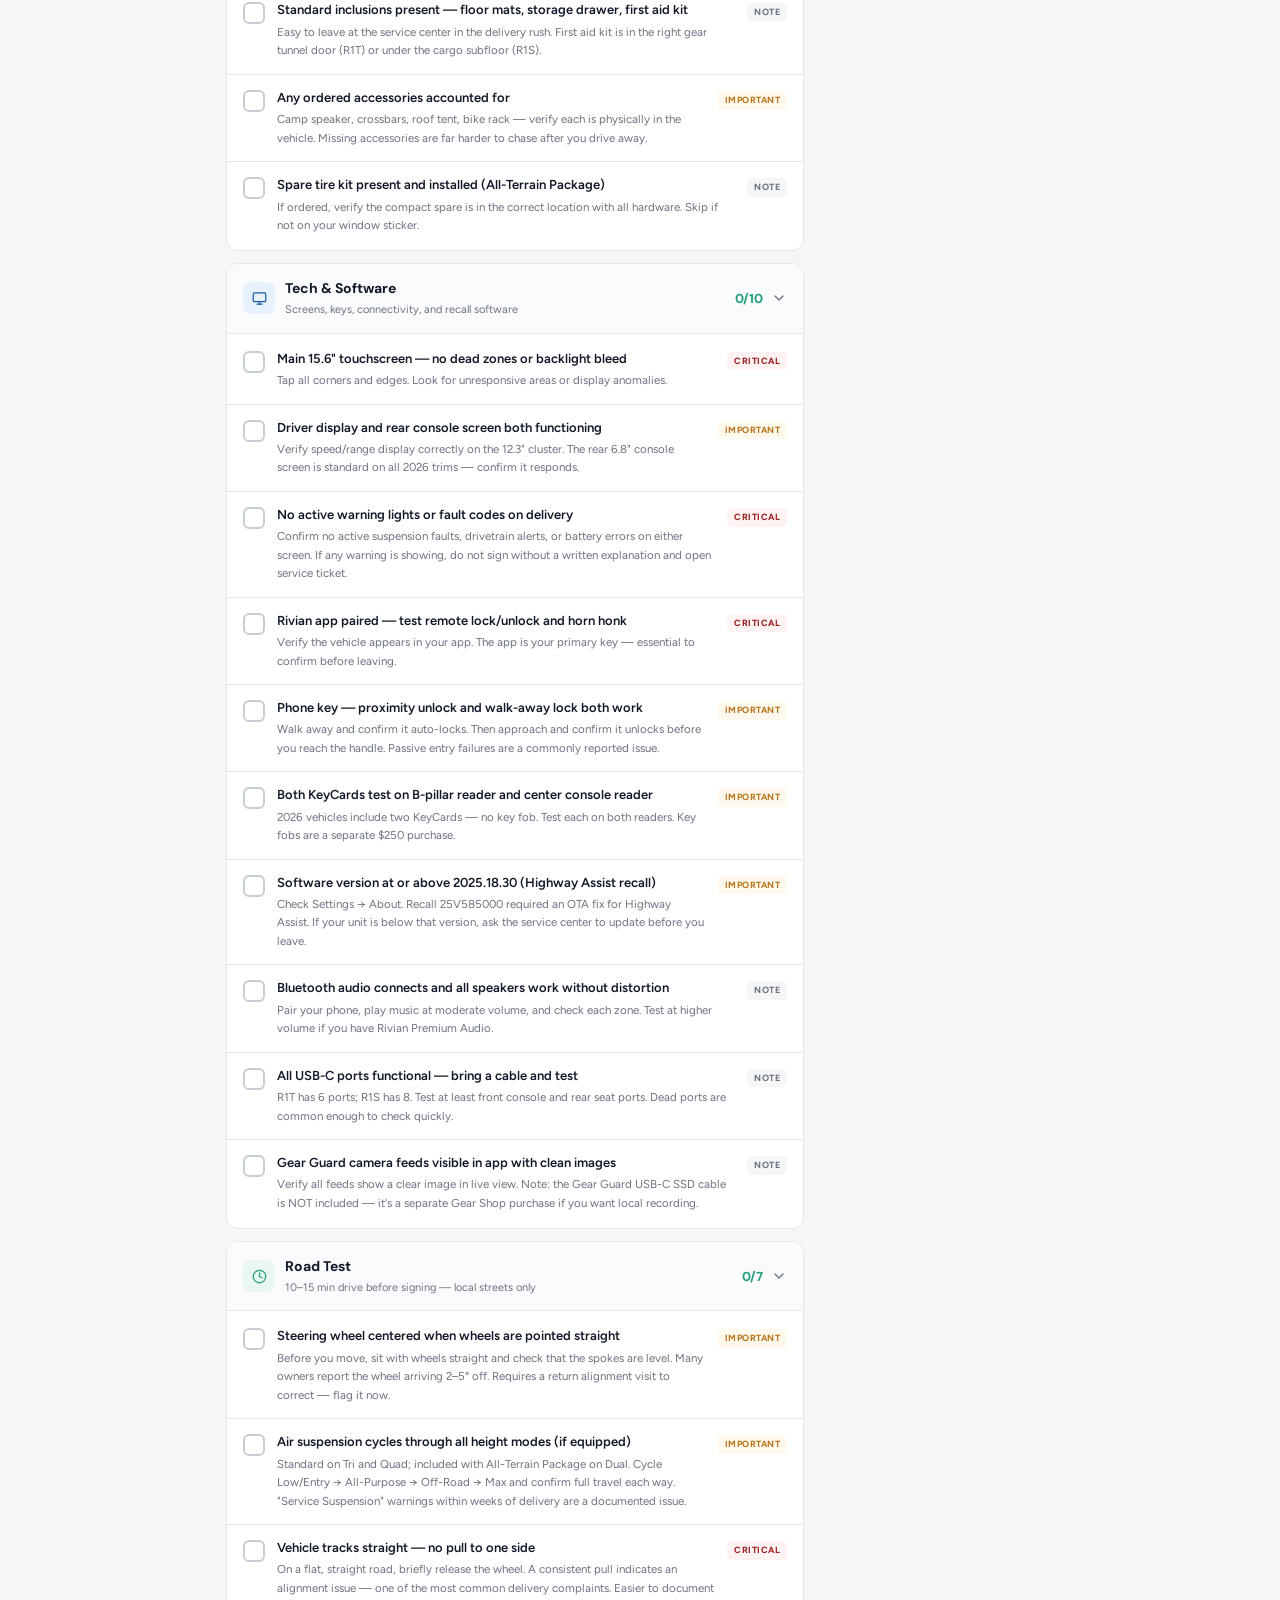
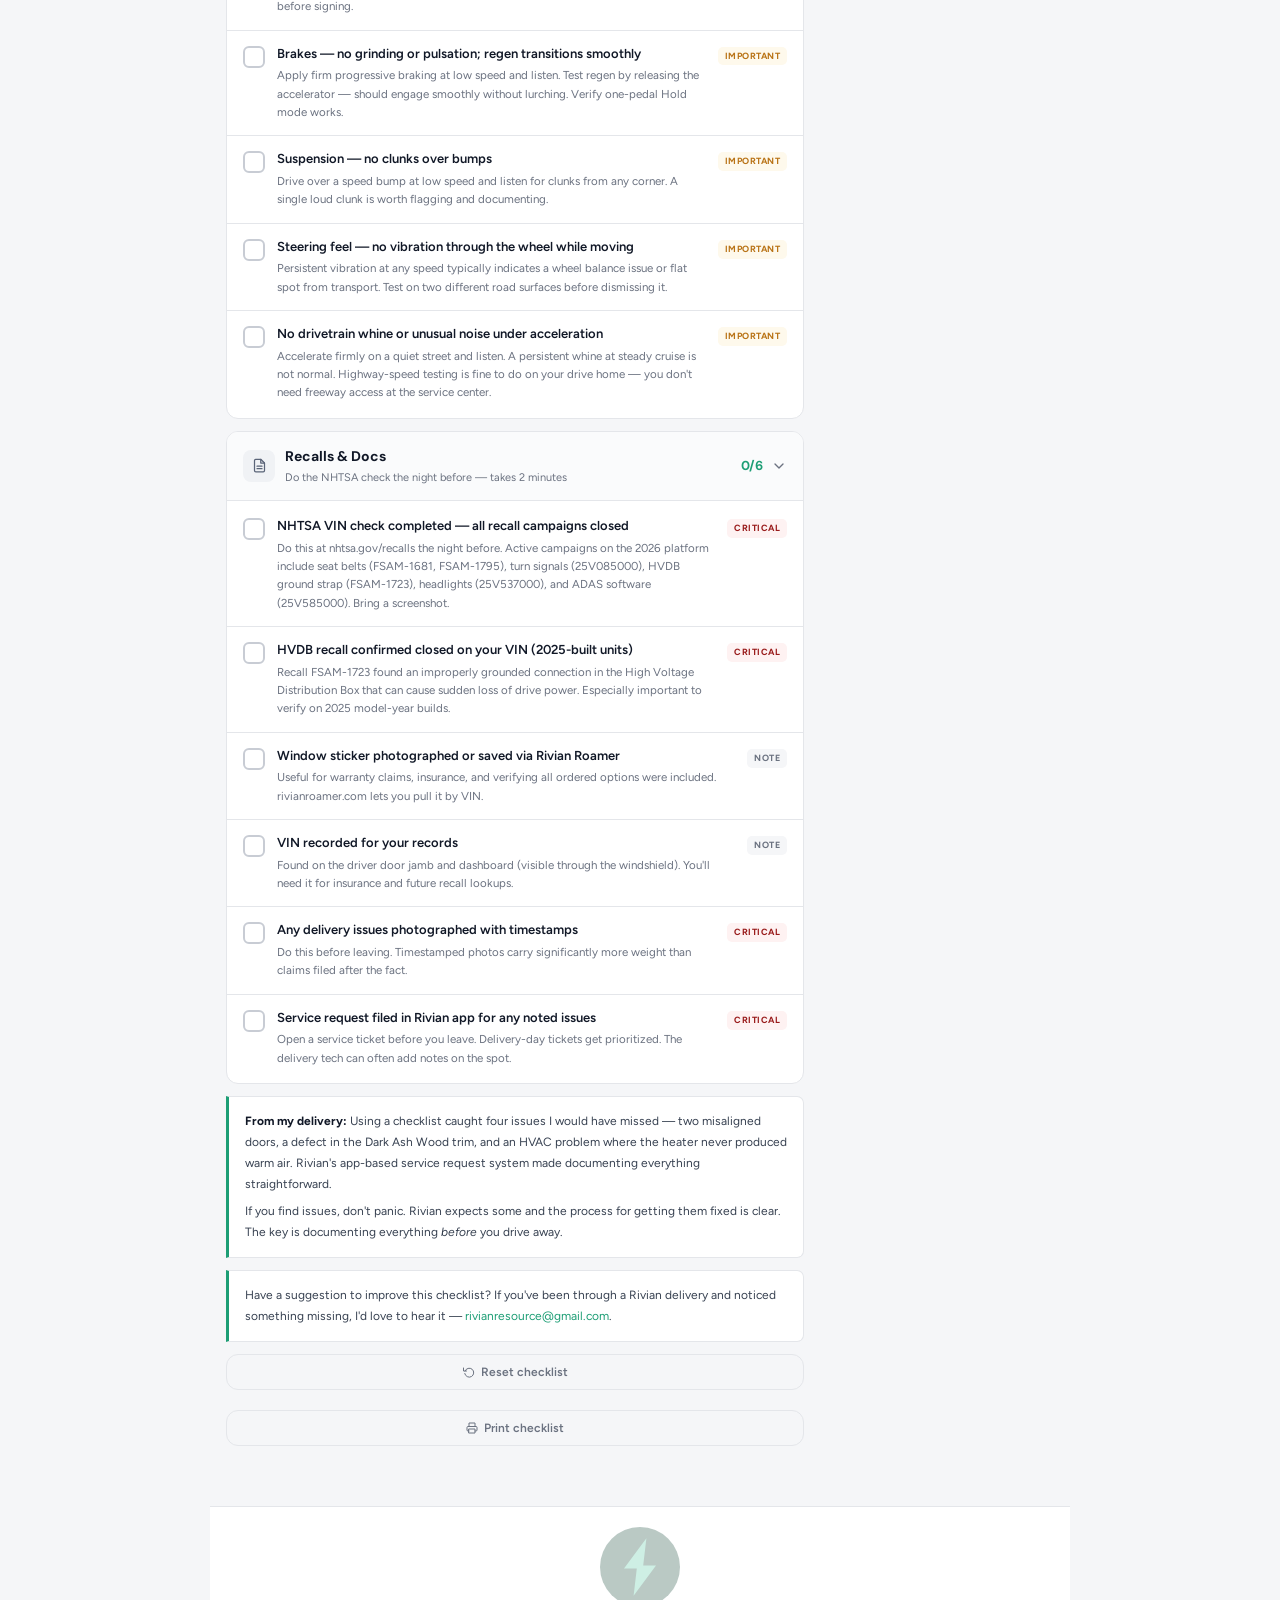
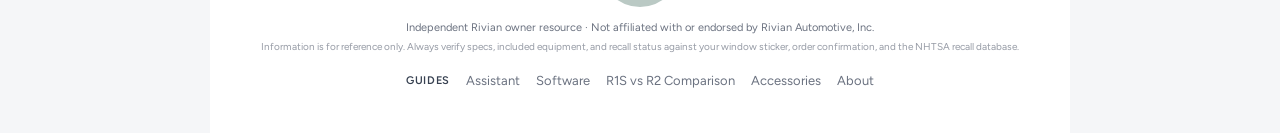
<file: delivery/index.html>
<!DOCTYPE html>
<html lang="en">
<head>
  <meta charset="UTF-8"/>
  <meta name="viewport" content="width=device-width, initial-scale=1.0"/>
  <title>Rivian R1S &amp; R1T Delivery Checklist — 55-Point Inspection Guide</title>
  <meta name="description" content="A 55-point delivery inspection checklist for the 2026 Rivian R1S and R1T. Six sections covering exterior, interior, powertrain, tech, and documentation — designed to complete in under an hour."/>
  <link rel="canonical" href="https://www.rivianresource.com/delivery/"/>
  <meta property="og:title" content="Rivian R1S &amp; R1T Delivery Checklist — 55-Point Inspection Guide"/>
  <meta property="og:description" content="A 55-point delivery inspection checklist for the 2026 Rivian R1S and R1T. Six sections covering exterior, interior, powertrain, tech, and documentation — designed to complete in under an hour."/>
  <meta property="og:image" content="https://www.rivianresource.com/r1s.jpg"/>
  <meta property="og:url" content="https://www.rivianresource.com/delivery/"/>
  <meta property="og:type" content="website"/>
  <link rel="preconnect" href="https://fonts.googleapis.com">
  <link rel="preconnect" href="https://fonts.gstatic.com" crossorigin>
  <link href="https://fonts.googleapis.com/css2?family=DM+Sans:wght@600;700;800&family=Figtree:wght@400;500;600&display=swap" rel="stylesheet">
  <link rel="stylesheet" href="/shared.css">
  <style>
    *, *::before, *::after { box-sizing: border-box; margin: 0; padding: 0; }

    :root {
      --green: #1D9E75;
      --green-dark: #155e4a;
      --green-light: #6ee7b7;
      --green-pale: #eaf6f0;
      --gold: #B97316;
      --red-bg: #fef2f2;
      --red-text: #991b1b;
      --bg: #f5f6f8;
      --card: #ffffff;
      --border: #e4e6ea;
      --border-hover: #c8ccd4;
      --text: #111827;
      --text-muted: #374151;
      --text-dim: #6b7280;
      --radius: 12px;
      --radius-sm: 7px;
    }

    body {
      font-family: 'Figtree', sans-serif;
      background: var(--bg);
      color: var(--text);
      min-height: 100vh;
    }

    /* ── PROGRESS BAR ── */
    .progress-bar-wrap {
      position: sticky;
      top: 52px;
      z-index: 100;
      background: var(--card);
      border-bottom: 1px solid var(--border);
      padding: 10px 18px;
      display: flex;
      align-items: center;
      gap: 12px;
      box-shadow: 0 2px 10px rgba(0,0,0,.06);
    }
    .progress-track {
      flex: 1;
      height: 7px;
      background: var(--bg);
      border-radius: 999px;
      overflow: hidden;
    }
    .progress-fill {
      height: 100%;
      background: linear-gradient(90deg, var(--green), #34d399);
      border-radius: 999px;
      width: 0%;
      transition: width .35s cubic-bezier(.4,0,.2,1);
    }
    .progress-label {
      font-family: 'DM Sans', sans-serif;
      font-size: 12px;
      font-weight: 700;
      color: var(--text-dim);
      white-space: nowrap;
    }
    .progress-pct {
      font-family: 'DM Sans', sans-serif;
      font-size: 14px;
      font-weight: 800;
      color: var(--green);
      min-width: 40px;
      text-align: right;
    }

    /* ── HEADER ── */
    .page-header {
      background: var(--green-dark);
      padding: 28px 20px 24px;
    }
    .page-header-inner {
      max-width: 860px;
      margin: 0 auto;
    }
    .eyebrow {
      font-size: 11px;
      font-weight: 700;
      letter-spacing: .1em;
      text-transform: uppercase;
      color: var(--green-light);
      margin-bottom: 8px;
      opacity: .85;
    }
    .page-title {
      font-family: 'DM Sans', sans-serif;
      font-size: clamp(22px, 5vw, 32px);
      font-weight: 800;
      color: #fff;
      line-height: 1.15;
      margin-bottom: 10px;
    }
    .page-sub {
      font-size: 14px;
      color: rgba(255,255,255,.65);
      line-height: 1.6;
      max-width: 560px;
    }
    .header-stats {
      display: flex;
      gap: 10px;
      margin-top: 18px;
      flex-wrap: wrap;
    }
    .stat-pill {
      background: rgba(255,255,255,.1);
      border: 1px solid rgba(255,255,255,.15);
      border-radius: 99px;
      padding: 6px 14px;
      font-size: 12px;
      font-weight: 600;
      color: rgba(255,255,255,.8);
      display: flex;
      align-items: center;
      gap: 5px;
    }
    .stat-pill strong {
      color: var(--green-light);
      font-weight: 800;
    }

    /* ── LAYOUT ── */
    .page-body {
      max-width: 860px;
      margin: 0 auto;
      padding: 20px 16px 60px;
      display: grid;
      grid-template-columns: 1fr 230px;
      gap: 20px;
      align-items: start;
    }
    @media (max-width: 760px) {
      .page-body { grid-template-columns: 1fr; }
      .sidebar { display: none; }
    }
    .main-col { display: flex; flex-direction: column; gap: 12px; }

    /* ── SECTION CARDS ── */
    .checklist-section {
      background: var(--card);
      border: 1px solid var(--border);
      border-radius: var(--radius);
      overflow: hidden;
      transition: box-shadow .2s;
    }
    .checklist-section:focus-within {
      box-shadow: 0 0 0 2px rgba(29,158,117,.2);
    }

    .section-header {
      display: flex;
      align-items: center;
      justify-content: space-between;
      padding: 13px 16px;
      cursor: pointer;
      background: #fafbfc;
      border-bottom: 1px solid var(--border);
      user-select: none;
      -webkit-tap-highlight-color: transparent;
      gap: 10px;
    }
    .section-header:active { background: #f0f2f4; }
    .section-header-left { display: flex; align-items: center; gap: 10px; }
    .section-icon {
      width: 32px; height: 32px;
      border-radius: 8px;
      display: flex; align-items: center; justify-content: center;
      flex-shrink: 0;
    }
    .section-icon svg { width: 15px; height: 15px; fill: none; stroke-width: 2; stroke-linecap: round; stroke-linejoin: round; }
    .section-title {
      font-family: 'DM Sans', sans-serif;
      font-size: 14px;
      font-weight: 700;
      color: var(--text);
    }
    .section-sub { font-size: 11px; color: var(--text-dim); margin-top: 1px; }
    .section-right { display: flex; align-items: center; gap: 8px; flex-shrink: 0; }
    .section-progress {
      font-family: 'DM Sans', sans-serif;
      font-size: 13px;
      font-weight: 700;
      color: var(--green);
    }
    .chevron {
      width: 16px; height: 16px;
      stroke: var(--text-dim); fill: none;
      stroke-width: 2; stroke-linecap: round; stroke-linejoin: round;
      transition: transform .2s;
      flex-shrink: 0;
    }
    .checklist-section.collapsed .chevron { transform: rotate(-90deg); }
    .checklist-section.collapsed .items-wrap { display: none; }

    /* ── ITEMS ── */
    .items-wrap { padding: 2px 0; }
    .checklist-item {
      display: flex;
      align-items: flex-start;
      gap: 12px;
      padding: 14px 16px;
      border-bottom: 1px solid var(--border);
      cursor: pointer;
      transition: background .12s;
      user-select: none;
      -webkit-tap-highlight-color: transparent;
    }
    .checklist-item:last-child { border-bottom: none; }
    .checklist-item:hover { background: #fafbfc; }
    .checklist-item:active { background: var(--bg); }
    .checklist-item.checked { background: var(--green-pale); }

    .check-box {
      width: 22px; height: 22px;
      border-radius: 6px;
      border: 2px solid var(--border-hover);
      flex-shrink: 0;
      display: flex; align-items: center; justify-content: center;
      margin-top: 1px;
      transition: all .15s;
      background: var(--card);
    }
    .checklist-item.checked .check-box {
      background: var(--green);
      border-color: var(--green);
    }
    .check-box svg {
      display: none;
      width: 12px; height: 12px;
      stroke: #fff; fill: none;
      stroke-width: 3; stroke-linecap: round; stroke-linejoin: round;
    }
    .checklist-item.checked .check-box svg { display: block; }

    .check-content { flex: 1; min-width: 0; }
    .check-label {
      font-size: 13px;
      font-weight: 600;
      color: var(--text);
      line-height: 1.35;
      margin-bottom: 4px;
    }
    .checklist-item.checked .check-label {
      color: var(--text-dim);
      text-decoration: line-through;
    }
    .check-note {
      font-size: 11.5px;
      color: var(--text-dim);
      line-height: 1.6;
    }
    .badge {
      flex-shrink: 0;
      font-size: 9px;
      font-weight: 700;
      padding: 2px 7px;
      border-radius: 5px;
      text-transform: uppercase;
      letter-spacing: .05em;
      margin-top: 2px;
      white-space: nowrap;
      align-self: flex-start;
    }
    .badge-critical { background: var(--red-bg); color: var(--red-text); }
    .badge-important { background: #fef9ec; color: var(--gold); }
    .badge-note { background: var(--bg); color: var(--text-dim); }

    /* ── JUMP NAV ── */
    .jump-nav {
      display: flex;
      gap: 6px;
      flex-wrap: wrap;
    }
    .jump-nav a {
      font-size: 11px;
      font-weight: 600;
      padding: 5px 11px;
      background: var(--card);
      border: 1px solid var(--border);
      border-radius: 99px;
      color: var(--text-muted);
      text-decoration: none;
      transition: all .15s;
      white-space: nowrap;
    }
    .jump-nav a:hover {
      background: var(--green-pale);
      border-color: var(--green);
      color: var(--green-dark);
    }

    /* ── DONE BANNER ── */
    .done-banner {
      display: none;
      background: var(--green-dark);
      color: #fff;
      border-radius: var(--radius);
      padding: 18px 20px;
      text-align: center;
    }
    .done-banner.visible { display: block; }
    .done-banner-title {
      font-family: 'DM Sans', sans-serif;
      font-size: 17px;
      font-weight: 800;
      margin-bottom: 4px;
    }
    .done-banner-sub { font-size: 12px; color: rgba(255,255,255,.7); line-height: 1.5; }

    /* ── OWNER NOTE ── */
    .owner-note {
      background: var(--card);
      border: 1px solid var(--border);
      border-left: 3px solid var(--green);
      border-radius: 0 var(--radius-sm) var(--radius-sm) 0;
      padding: 14px 16px;
    }
    .owner-note p {
      font-size: 12px;
      color: var(--text-muted);
      line-height: 1.75;
    }
    .owner-note p + p { margin-top: 6px; }
    .owner-note strong { color: var(--text); }

    /* ── JUMP NAV ACTIVE ── */
    .jump-nav a.active {
      background: var(--green-pale);
      border-color: var(--green);
      color: var(--green-dark);
    }

    /* ── RESET ── */
    .reset-btn {
      display: flex; align-items: center; justify-content: center; gap: 6px;
      width: 100%; padding: 10px;
      background: none;
      border: 1px solid var(--border);
      border-radius: var(--radius);
      font-size: 12px; font-weight: 600;
      color: var(--text-dim);
      cursor: pointer;
      transition: all .15s;
      font-family: 'Figtree', sans-serif;
    }
    .reset-btn:hover { border-color: var(--red-text); color: var(--red-text); background: var(--red-bg); }
    .reset-btn svg { width: 12px; height: 12px; stroke: currentColor; fill: none; stroke-width: 2; stroke-linecap: round; stroke-linejoin: round; }

    .reset-confirm {
      display: none;
      align-items: center;
      justify-content: center;
      gap: 8px;
      margin-top: 6px;
      font-size: 12px;
      color: var(--text-muted);
    }
    .reset-confirm.visible { display: flex; }
    .reset-confirm-yes {
      padding: 4px 12px;
      background: var(--red-bg);
      border: 1px solid var(--red-text);
      border-radius: 5px;
      color: var(--red-text);
      font-size: 12px;
      font-weight: 600;
      cursor: pointer;
      font-family: 'Figtree', sans-serif;
    }
    .reset-confirm-no {
      padding: 4px 12px;
      background: none;
      border: 1px solid var(--border);
      border-radius: 5px;
      color: var(--text-dim);
      font-size: 12px;
      font-weight: 600;
      cursor: pointer;
      font-family: 'Figtree', sans-serif;
    }

    .print-btn {
      display: flex;
      align-items: center;
      justify-content: center;
      gap: 6px;
      width: 100%;
      padding: 10px;
      background: none;
      border: 1px solid var(--border);
      border-radius: var(--radius);
      font-size: 12px;
      font-weight: 600;
      color: var(--text-dim);
      cursor: pointer;
      transition: all .15s;
      font-family: 'Figtree', sans-serif;
      margin-top: 8px;
    }
    .print-btn:hover {
      border-color: var(--green);
      color: var(--green);
      background: var(--green-pale);
    }
    .print-btn svg {
      width: 12px;
      height: 12px;
      stroke: currentColor;
      fill: none;
      stroke-width: 2;
      stroke-linecap: round;
      stroke-linejoin: round;
    }

    @media print {
      #site-nav,
      .progress-bar-wrap,
      .jump-nav,
      .sidebar,
      .reset-btn,
      .print-btn,
      .done-banner,
      footer { display: none !important; }
      .page-body { grid-template-columns: 1fr !important; padding: 0 !important; }
      .checklist-section.collapsed .items-wrap { display: block !important; }
      .page-header { padding: 16px !important; }
      .checklist-item { break-inside: avoid; }
      body { background: #fff; }
    }

    /* ── SIDEBAR ── */
    .sidebar { display: flex; flex-direction: column; gap: 14px; position: sticky; top: 52px; }
    .sidebar-card {
      background: var(--card);
      border: 1px solid var(--border);
      border-radius: var(--radius);
      padding: 16px;
    }
    .sidebar-label {
      font-size: 10px;
      font-weight: 700;
      text-transform: uppercase;
      letter-spacing: .08em;
      color: var(--text-dim);
      margin-bottom: 12px;
    }
    .tip-item {
      display: flex; gap: 9px; align-items: flex-start;
      padding: 9px 0;
      border-bottom: 1px solid var(--border);
    }
    .tip-item:last-child { border-bottom: none; padding-bottom: 0; }
    .tip-num {
      width: 20px; height: 20px;
      border-radius: 50%;
      background: var(--green-pale);
      color: var(--green-dark);
      font-size: 10px; font-weight: 700;
      display: flex; align-items: center; justify-content: center;
      flex-shrink: 0;
      font-family: 'DM Sans', sans-serif;
    }
    .tip-text { font-size: 11.5px; color: var(--text-muted); line-height: 1.6; }
    .tip-text strong { color: var(--text); display: block; margin-bottom: 1px; font-size: 11.5px; }

    .sev-item { display: flex; align-items: flex-start; gap: 8px; padding: 7px 0; border-bottom: 1px solid var(--border); }
    .sev-item:last-child { border-bottom: none; }
    .sev-desc { font-size: 11px; color: var(--text-muted); line-height: 1.5; }

    .resource-row {
      display: flex; align-items: center; justify-content: space-between;
      padding: 8px 0; border-bottom: 1px solid var(--border); gap: 8px;
    }
    .resource-row:last-child { border-bottom: none; }
    .resource-name { font-size: 12px; font-weight: 600; color: var(--text); }
    .resource-desc { font-size: 10px; color: var(--text-dim); }
    .resource-link {
      font-size: 11px; font-weight: 600; color: var(--green);
      text-decoration: none; white-space: nowrap;
      padding: 3px 8px; border: 1px solid var(--green); border-radius: 5px;
      flex-shrink: 0; transition: all .15s;
    }
    .resource-link:hover { background: var(--green); color: #fff; }

    .referral-card {
      background: var(--green-dark);
      border-radius: var(--radius);
      padding: 16px;
      color: #fff;
    }
    .referral-label { font-size: 10px; color: #ffffff; text-transform: uppercase; letter-spacing: .07em; font-weight: 600; margin-bottom: 3px; }
    .referral-code { font-family: 'DM Sans', sans-serif; font-size: 20px; font-weight: 800; color: var(--green-light); letter-spacing: .04em; margin-bottom: 6px; }
    .referral-perks { font-size: 11.5px; color: rgba(255,255,255,.7); line-height: 1.55; margin-bottom: 12px; }
    .referral-perks strong { color: #fff; }
    .referral-btn {
      display: block; text-align: center;
      background: var(--green-light); color: var(--green-dark);
      font-weight: 700; font-size: 12px; padding: 9px 14px;
      border-radius: 6px; text-decoration: none; transition: opacity .15s;
    }
    .referral-btn:hover { opacity: .9; }

    footer {
      max-width: 860px;
      margin: 0 auto;
      padding: 20px 16px 40px;
      font-size: 11px;
      color: var(--text-dim);
      text-align: center;
      border-top: 1px solid var(--border);
      line-height: 1.7;
    }

    @media (max-width: 420px) {
      .checklist-item { padding: 12px 13px; gap: 10px; }
      .page-header { padding: 22px 16px 20px; }
    }

    .recall-entry-sm {
      border-left: 2px solid var(--border-hover);
      padding: 7px 10px;
      margin-bottom: 7px;
      background: var(--bg);
      border-radius: 0 6px 6px 0;
    }
    .recall-entry-sm:last-child { margin-bottom: 0; }
    .recall-campaign-sm { font-size: 11px; font-weight: 700; color: var(--green); margin-bottom: 1px; }
    .recall-component-sm { font-size: 11px; font-weight: 600; color: var(--text); margin-bottom: 2px; }
    .recall-consequence-sm { font-size: 11px; color: var(--text-muted); line-height: 1.45; }
    .recall-vehicle-sm { font-size: 10px; font-weight: 700; color: var(--text-dim); text-transform: uppercase; letter-spacing: .06em; margin: 10px 0 5px; }
    .recall-vehicle-sm:first-child { margin-top: 0; }
  </style>
</head>
<body>

<div id="site-nav"></div>

<!-- PROGRESS -->
<div class="progress-bar-wrap">
  <div class="progress-track"><div class="progress-fill" id="progressFill"></div></div>
  <div class="progress-label" id="progressLabel">0 / 55</div>
  <div class="progress-pct" id="progressPct">0%</div>
</div>

<!-- HEADER -->
<div class="page-header">
  <div class="page-header-inner">
    <div class="eyebrow">Delivery Day · 2026 R1T &amp; R1S</div>
    <h1 class="page-title">Rivian Delivery Checklist</h1>
    <p class="page-sub">Tap each item before you sign. Photograph anything off, open a service ticket in the app, then enjoy the truck.</p>
    <div class="header-stats">
      <div class="stat-pill"><strong>55</strong> items</div>
      <div class="stat-pill"><strong>~45 min</strong> inspection</div>
      <div class="stat-pill"><strong>6</strong> sections</div>
    </div>
  </div>
</div>

<div class="page-body">
  <div class="main-col">

    <!-- JUMP NAV -->
    <nav class="jump-nav">
      <a href="#sec-exterior">Exterior</a>
      <a href="#sec-glass">Glass</a>
      <a href="#sec-interior">Interior</a>
      <a href="#sec-tech">Tech</a>
      <a href="#sec-roadtest">Road Test</a>
      <a href="#sec-docs">Recalls &amp; Docs</a>
    </nav>

    <!-- ══════════════════════════════════
         1. EXTERIOR — 14 items
    ═══════════════════════════════════════ -->
    <div class="checklist-section" id="sec-exterior">
      <div class="section-header" onclick="toggleSection('exterior')">
        <div class="section-header-left">
          <div class="section-icon" style="background:#eaf6f0">
            <svg viewBox="0 0 24 24" stroke="#1D9E75"><path d="M1 3h15l3 3v11H1zm0 11h19M5 17a2 2 0 1 0 4 0m6 0a2 2 0 1 0 4 0"/></svg>
          </div>
          <div>
            <div class="section-title">Exterior</div>
            <div class="section-sub">Full walk-around in good light</div>
          </div>
        </div>
        <div class="section-right">
          <div class="section-progress" id="prog-exterior">0/14</div>
          <svg class="chevron" viewBox="0 0 24 24"><polyline points="6 9 12 15 18 9"/></svg>
        </div>
      </div>
      <div class="items-wrap">

        <div class="checklist-item" onclick="toggleCheck(this,'exterior')">
          <div class="check-box"><svg viewBox="0 0 24 24"><polyline points="20 6 9 17 4 12"/></svg></div>
          <div class="check-content">
            <div class="check-label">Vehicle matches your order confirmation</div>
            <div class="check-note">Cross-check exterior color, interior color/material, wheel spec, battery pack, and all packages against the window sticker.</div>
          </div>
          <span class="badge badge-critical">Critical</span>
        </div>

        <div class="checklist-item" onclick="toggleCheck(this,'exterior')">
          <div class="check-box"><svg viewBox="0 0 24 24"><polyline points="20 6 9 17 4 12"/></svg></div>
          <div class="check-content">
            <div class="check-label">Panel gaps consistent — doors, fenders, hood</div>
            <div class="check-note">Uneven gaps are the most common delivery issue. Document any that look off before signing.</div>
          </div>
          <span class="badge badge-important">Important</span>
        </div>

        <div class="checklist-item" onclick="toggleCheck(this,'exterior')">
          <div class="check-box"><svg viewBox="0 0 24 24"><polyline points="20 6 9 17 4 12"/></svg></div>
          <div class="check-content">
            <div class="check-label">Paint — no chips, scratches, or swirl marks</div>
            <div class="check-note">Check all four corners and the hood leading edge in daylight or under the service center lights.</div>
          </div>
          <span class="badge badge-important">Important</span>
        </div>

        <div class="checklist-item" onclick="toggleCheck(this,'exterior')">
          <div class="check-box"><svg viewBox="0 0 24 24"><polyline points="20 6 9 17 4 12"/></svg></div>
          <div class="check-content">
            <div class="check-label">All doors open, close, and latch smoothly</div>
            <div class="check-note">Test every door: frunk, tailgate (R1T) or liftgate (R1S). A door that won't latch is worth escalating before signing.</div>
          </div>
          <span class="badge badge-critical">Critical</span>
        </div>

        <div class="checklist-item" onclick="toggleCheck(this,'exterior')">
          <div class="check-box"><svg viewBox="0 0 24 24"><polyline points="20 6 9 17 4 12"/></svg></div>
          <div class="check-content">
            <div class="check-label">Front turn signals — both sides flash correctly</div>
            <div class="check-note">Recall 25V085000 found some R1S/R1T front turn signals failed to illuminate. Test left and right through a full blink cycle. Safety issue — don't skip.</div>
          </div>
          <span class="badge badge-critical">Critical</span>
        </div>

        <div class="checklist-item" onclick="toggleCheck(this,'exterior')">
          <div class="check-box"><svg viewBox="0 0 24 24"><polyline points="20 6 9 17 4 12"/></svg></div>
          <div class="check-content">
            <div class="check-label">Headlights — no condensation, all beam modes work</div>
            <div class="check-note">Check for moisture inside the housing. Test DRL, low beam, and high beam. A low-beam cold-weather failure recall (25V537000) has affected some builds.</div>
          </div>
          <span class="badge badge-important">Important</span>
        </div>

        <div class="checklist-item" onclick="toggleCheck(this,'exterior')">
          <div class="check-box"><svg viewBox="0 0 24 24"><polyline points="20 6 9 17 4 12"/></svg></div>
          <div class="check-content">
            <div class="check-label">Wheels — correct spec, no curb rash</div>
            <div class="check-note">Verify size and color match your order. Check all four for transport damage.</div>
          </div>
          <span class="badge badge-important">Important</span>
        </div>

        <div class="checklist-item" onclick="toggleCheck(this,'exterior')">
          <div class="check-box"><svg viewBox="0 0 24 24"><polyline points="20 6 9 17 4 12"/></svg></div>
          <div class="check-content">
            <div class="check-label">Tires — no sidewall damage, reasonable pressure</div>
            <div class="check-note">Check sidewalls for bulging or cuts. Glance at PSI on all four corners via the instrument cluster.</div>
          </div>
          <span class="badge badge-important">Important</span>
        </div>

        <div class="checklist-item" onclick="toggleCheck(this,'exterior')">
          <div class="check-box"><svg viewBox="0 0 24 24"><polyline points="20 6 9 17 4 12"/></svg></div>
          <div class="check-content">
            <div class="check-label">Undercarriage — no shipping straps or transport blocks left on</div>
            <div class="check-note">Crouch and look under all four corners. Transport hardware occasionally gets left on at delivery — a critical safety miss if overlooked.</div>
          </div>
          <span class="badge badge-critical">Critical</span>
        </div>

        <div class="checklist-item" onclick="toggleCheck(this,'exterior')">
          <div class="check-box"><svg viewBox="0 0 24 24"><polyline points="20 6 9 17 4 12"/></svg></div>
          <div class="check-content">
            <div class="check-label">Reinforced underbody shield present (if on sticker)</div>
            <div class="check-note">Standard on Quad; included with All-Terrain Package. Some owners received vehicles where it appeared on the window sticker but wasn't installed.</div>
          </div>
          <span class="badge badge-important">Important</span>
        </div>

        <div class="checklist-item" onclick="toggleCheck(this,'exterior')">
          <div class="check-box"><svg viewBox="0 0 24 24"><polyline points="20 6 9 17 4 12"/></svg></div>
          <div class="check-content">
            <div class="check-label">Frunk — opens, closes, seal intact, sub-tray present</div>
            <div class="check-note">Check the rubber perimeter seal for gaps. Water intrusion has been reported. Confirm the under-tray is present — some 2026 deliveries arrived without it.</div>
          </div>
          <span class="badge badge-important">Important</span>
        </div>

        <div class="checklist-item" onclick="toggleCheck(this,'exterior')">
          <div class="check-box"><svg viewBox="0 0 24 24"><polyline points="20 6 9 17 4 12"/></svg></div>
          <div class="check-content">
            <div class="check-label">Charge port opens, closes, and accepts a cable</div>
            <div class="check-note">Test manually and via the Rivian app. All 2026 R1 models use a native NACS port — no adapter needed for Tesla Superchargers.</div>
          </div>
          <span class="badge badge-critical">Critical</span>
        </div>

        <div class="checklist-item" onclick="toggleCheck(this,'exterior')">
          <div class="check-box"><svg viewBox="0 0 24 24"><polyline points="20 6 9 17 4 12"/></svg></div>
          <div class="check-content">
            <div class="check-label">Powered tonneau cover operates smoothly (R1T — if equipped)</div>
            <div class="check-note">Standard on Tri and Quad; $2,000 option on Dual. Test open, close, and stop. Check the seal along all four edges.</div>
          </div>
          <span class="badge badge-important">Important</span>
        </div>

        <div class="checklist-item" onclick="toggleCheck(this,'exterior')">
          <div class="check-box"><svg viewBox="0 0 24 24"><polyline points="20 6 9 17 4 12"/></svg></div>
          <div class="check-content">
            <div class="check-label">Gear Tunnel doors flush and latch easily (R1T)</div>
            <div class="check-note">A known delivery issue: doors occasionally require significant force or sit proud of the body. Open and close both sides.</div>
          </div>
          <span class="badge badge-important">Important</span>
        </div>

      </div>
    </div>

    <!-- ══════════════════════════════════
         2. GLASS & WIPERS — 4 items
    ═══════════════════════════════════════ -->
    <div class="checklist-section" id="sec-glass">
      <div class="section-header" onclick="toggleSection('glass')">
        <div class="section-header-left">
          <div class="section-icon" style="background:#e6f1fb">
            <svg viewBox="0 0 24 24" stroke="#185FA5"><path d="M3 9l9-7 9 7v11a2 2 0 0 1-2 2H5a2 2 0 0 1-2-2z"/></svg>
          </div>
          <div>
            <div class="section-title">Glass &amp; Wipers</div>
            <div class="section-sub">Windshield, windows, pano roof, wipers</div>
          </div>
        </div>
        <div class="section-right">
          <div class="section-progress" id="prog-glass">0/4</div>
          <svg class="chevron" viewBox="0 0 24 24"><polyline points="6 9 12 15 18 9"/></svg>
        </div>
      </div>
      <div class="items-wrap">

        <div class="checklist-item" onclick="toggleCheck(this,'glass')">
          <div class="check-box"><svg viewBox="0 0 24 24"><polyline points="20 6 9 17 4 12"/></svg></div>
          <div class="check-content">
            <div class="check-label">Windshield — no chips, cracks, or edge delamination</div>
            <div class="check-note">Inspect at an angle to catch chips and star cracks. Check edges for white haze or bubbling at the perimeter.</div>
          </div>
          <span class="badge badge-critical">Critical</span>
        </div>

        <div class="checklist-item" onclick="toggleCheck(this,'glass')">
          <div class="check-box"><svg viewBox="0 0 24 24"><polyline points="20 6 9 17 4 12"/></svg></div>
          <div class="check-content">
            <div class="check-label">Side, rear, and pano roof glass — no chips or cracks</div>
            <div class="check-note">Hairline cracks in the roof glass have been reported. Look from outside at an angle in daylight. Check the liftgate glass on R1S carefully.</div>
          </div>
          <span class="badge badge-important">Important</span>
        </div>

        <div class="checklist-item" onclick="toggleCheck(this,'glass')">
          <div class="check-box"><svg viewBox="0 0 24 24"><polyline points="20 6 9 17 4 12"/></svg></div>
          <div class="check-content">
            <div class="check-label">Electrochromic roof transitions fully (if equipped)</div>
            <div class="check-note">Included with Sound &amp; Vision Package on Dual, and standard on Tri/Quad. It switches fully between opaque and clear — verify no stuck zones or partial patches.</div>
          </div>
          <span class="badge badge-important">Important</span>
        </div>

        <div class="checklist-item" onclick="toggleCheck(this,'glass')">
          <div class="check-box"><svg viewBox="0 0 24 24"><polyline points="20 6 9 17 4 12"/></svg></div>
          <div class="check-content">
            <div class="check-label">Wipers — no streaking, auto mode activates with water</div>
            <div class="check-note">Run wipers with washer fluid. Rain-sensing wipers are standard on all 2026 trims — verify auto mode triggers.</div>
          </div>
          <span class="badge badge-note">Note</span>
        </div>

      </div>
    </div>

    <!-- ══════════════════════════════════
         3. INTERIOR — 14 items
    ═══════════════════════════════════════ -->
    <div class="checklist-section" id="sec-interior">
      <div class="section-header" onclick="toggleSection('interior')">
        <div class="section-header-left">
          <div class="section-icon" style="background:#fef9ec">
            <svg viewBox="0 0 24 24" stroke="#B97316"><path d="M20.84 4.61a5.5 5.5 0 0 0-7.78 0L12 5.67l-1.06-1.06a5.5 5.5 0 0 0-7.78 7.78l1.06 1.06L12 21.23l7.78-7.78 1.06-1.06a5.5 5.5 0 0 0 0-7.78z"/></svg>
          </div>
          <div>
            <div class="section-title">Interior</div>
            <div class="section-sub">Trim, seats, accessories, and HVAC</div>
          </div>
        </div>
        <div class="section-right">
          <div class="section-progress" id="prog-interior">0/14</div>
          <svg class="chevron" viewBox="0 0 24 24"><polyline points="6 9 12 15 18 9"/></svg>
        </div>
      </div>
      <div class="items-wrap">

        <div class="checklist-item" onclick="toggleCheck(this,'interior')">
          <div class="check-box"><svg viewBox="0 0 24 24"><polyline points="20 6 9 17 4 12"/></svg></div>
          <div class="check-content">
            <div class="check-label">Trim panels — no gaps, defects, or sharp seams</div>
            <div class="check-note">Run your hand along all trim edges. A defect in the Dark Ash Wood trim was caught at my delivery this way.</div>
          </div>
          <span class="badge badge-important">Important</span>
        </div>

        <div class="checklist-item" onclick="toggleCheck(this,'interior')">
          <div class="check-box"><svg viewBox="0 0 24 24"><polyline points="20 6 9 17 4 12"/></svg></div>
          <div class="check-content">
            <div class="check-label">Seats — no tears, stains, or stitching defects on any row</div>
            <div class="check-note">Check all rows, especially the bolsters — a common spot for cosmetic defects on new vehicles.</div>
          </div>
          <span class="badge badge-important">Important</span>
        </div>

        <div class="checklist-item" onclick="toggleCheck(this,'interior')">
          <div class="check-box"><svg viewBox="0 0 24 24"><polyline points="20 6 9 17 4 12"/></svg></div>
          <div class="check-content">
            <div class="check-label">Powered seat adjustments work in every direction — both fronts</div>
            <div class="check-note">Eight-way power front seats are standard. Test every axis on both. Also test second-row fold/slide (R1S) and third-row fold (R1S).</div>
          </div>
          <span class="badge badge-important">Important</span>
        </div>

        <div class="checklist-item" onclick="toggleCheck(this,'interior')">
          <div class="check-box"><svg viewBox="0 0 24 24"><polyline points="20 6 9 17 4 12"/></svg></div>
          <div class="check-content">
            <div class="check-label">All seat belts retract, latch, and lock under load — all rows</div>
            <div class="check-note">Two active recalls: front D-ring anchor bolts (FSAM-1681) and second-row retractor bolts (FSAM-1795). Confirm both are closed on your VIN via NHTSA. Physically test every belt.</div>
          </div>
          <span class="badge badge-critical">Critical</span>
        </div>

        <div class="checklist-item" onclick="toggleCheck(this,'interior')">
          <div class="check-box"><svg viewBox="0 0 24 24"><polyline points="20 6 9 17 4 12"/></svg></div>
          <div class="check-content">
            <div class="check-label">No unusual odors</div>
            <div class="check-note">Mold, chemical, or musty smells can indicate water intrusion during transport. Easier to flag at delivery than diagnose later.</div>
          </div>
          <span class="badge badge-important">Important</span>
        </div>

        <div class="checklist-item" onclick="toggleCheck(this,'interior')">
          <div class="check-box"><svg viewBox="0 0 24 24"><polyline points="20 6 9 17 4 12"/></svg></div>
          <div class="check-content">
            <div class="check-label">Heat produces warm air within 5 minutes</div>
            <div class="check-note">Set to max heat and time it. One of my delivery issues — the heater took over 20 minutes. Should be warm within 3–5 minutes.</div>
          </div>
          <span class="badge badge-critical">Critical</span>
        </div>

        <div class="checklist-item" onclick="toggleCheck(this,'interior')">
          <div class="check-box"><svg viewBox="0 0 24 24"><polyline points="20 6 9 17 4 12"/></svg></div>
          <div class="check-content">
            <div class="check-label">A/C cools properly — listen for unusual fan noise at high speed</div>
            <div class="check-note">Run A/C on max. A loud clicking or "jet engine" sound beyond normal compressor noise may indicate a loose fan blade. Flag before leaving.</div>
          </div>
          <span class="badge badge-important">Important</span>
        </div>

        <div class="checklist-item" onclick="toggleCheck(this,'interior')">
          <div class="check-box"><svg viewBox="0 0 24 24"><polyline points="20 6 9 17 4 12"/></svg></div>
          <div class="check-content">
            <div class="check-label">Seat heating and ventilation work on both front seats</div>
            <div class="check-note">Both heated and ventilated front seats are standard on all 2026 trim levels. Test all levels on both driver and passenger.</div>
          </div>
          <span class="badge badge-note">Note</span>
        </div>

        <div class="checklist-item" onclick="toggleCheck(this,'interior')">
          <div class="check-box"><svg viewBox="0 0 24 24"><polyline points="20 6 9 17 4 12"/></svg></div>
          <div class="check-content">
            <div class="check-label">Rivian Torch present in driver's door — powers on</div>
            <div class="check-note">A 1,000-lumen rechargeable flashlight stows in the driver's door frame. Press to eject and test. Frequently missing at delivery — verify before leaving.</div>
          </div>
          <span class="badge badge-important">Important</span>
        </div>

        <div class="checklist-item" onclick="toggleCheck(this,'interior')">
          <div class="check-box"><svg viewBox="0 0 24 24"><polyline points="20 6 9 17 4 12"/></svg></div>
          <div class="check-content">
            <div class="check-label">Air Compressor Kit present with hose and adapters</div>
            <div class="check-note">Standard on all 2026 R1T and R1S. Stowed in the gear tunnel (R1T) or cargo subfloor (R1S). Confirm hose and adapters are all present.</div>
          </div>
          <span class="badge badge-important">Important</span>
        </div>

        <div class="checklist-item" onclick="toggleCheck(this,'interior')">
          <div class="check-box"><svg viewBox="0 0 24 24"><polyline points="20 6 9 17 4 12"/></svg></div>
          <div class="check-content">
            <div class="check-label">J1772 AC adapter present — CCS1 DC adapter present (Quad only)</div>
            <div class="check-note">All 2026 R1 vehicles include a J1772 adapter. Quad configurations add a CCS1 DC adapter. Confirm both are in the vehicle.</div>
          </div>
          <span class="badge badge-important">Important</span>
        </div>

        <div class="checklist-item" onclick="toggleCheck(this,'interior')">
          <div class="check-box"><svg viewBox="0 0 24 24"><polyline points="20 6 9 17 4 12"/></svg></div>
          <div class="check-content">
            <div class="check-label">Standard inclusions present — floor mats, storage drawer, first aid kit</div>
            <div class="check-note">Easy to leave at the service center in the delivery rush. First aid kit is in the right gear tunnel door (R1T) or under the cargo subfloor (R1S).</div>
          </div>
          <span class="badge badge-note">Note</span>
        </div>

        <div class="checklist-item" onclick="toggleCheck(this,'interior')">
          <div class="check-box"><svg viewBox="0 0 24 24"><polyline points="20 6 9 17 4 12"/></svg></div>
          <div class="check-content">
            <div class="check-label">Any ordered accessories accounted for</div>
            <div class="check-note">Camp speaker, crossbars, roof tent, bike rack — verify each is physically in the vehicle. Missing accessories are far harder to chase after you drive away.</div>
          </div>
          <span class="badge badge-important">Important</span>
        </div>

        <div class="checklist-item" onclick="toggleCheck(this,'interior')">
          <div class="check-box"><svg viewBox="0 0 24 24"><polyline points="20 6 9 17 4 12"/></svg></div>
          <div class="check-content">
            <div class="check-label">Spare tire kit present and installed (All-Terrain Package)</div>
            <div class="check-note">If ordered, verify the compact spare is in the correct location with all hardware. Skip if not on your window sticker.</div>
          </div>
          <span class="badge badge-note">Note</span>
        </div>

      </div>
    </div>

    <!-- ══════════════════════════════════
         4. TECH & SOFTWARE — 10 items
    ═══════════════════════════════════════ -->
    <div class="checklist-section" id="sec-tech">
      <div class="section-header" onclick="toggleSection('tech')">
        <div class="section-header-left">
          <div class="section-icon" style="background:#e6f1fb">
            <svg viewBox="0 0 24 24" stroke="#185FA5"><rect x="2" y="3" width="20" height="14" rx="2"/><line x1="8" y1="21" x2="16" y2="21"/><line x1="12" y1="17" x2="12" y2="21"/></svg>
          </div>
          <div>
            <div class="section-title">Tech &amp; Software</div>
            <div class="section-sub">Screens, keys, connectivity, and recall software</div>
          </div>
        </div>
        <div class="section-right">
          <div class="section-progress" id="prog-tech">0/10</div>
          <svg class="chevron" viewBox="0 0 24 24"><polyline points="6 9 12 15 18 9"/></svg>
        </div>
      </div>
      <div class="items-wrap">

        <div class="checklist-item" onclick="toggleCheck(this,'tech')">
          <div class="check-box"><svg viewBox="0 0 24 24"><polyline points="20 6 9 17 4 12"/></svg></div>
          <div class="check-content">
            <div class="check-label">Main 15.6" touchscreen — no dead zones or backlight bleed</div>
            <div class="check-note">Tap all corners and edges. Look for unresponsive areas or display anomalies.</div>
          </div>
          <span class="badge badge-critical">Critical</span>
        </div>

        <div class="checklist-item" onclick="toggleCheck(this,'tech')">
          <div class="check-box"><svg viewBox="0 0 24 24"><polyline points="20 6 9 17 4 12"/></svg></div>
          <div class="check-content">
            <div class="check-label">Driver display and rear console screen both functioning</div>
            <div class="check-note">Verify speed/range display correctly on the 12.3" cluster. The rear 6.8" console screen is standard on all 2026 trims — confirm it responds.</div>
          </div>
          <span class="badge badge-important">Important</span>
        </div>

        <div class="checklist-item" onclick="toggleCheck(this,'tech')">
          <div class="check-box"><svg viewBox="0 0 24 24"><polyline points="20 6 9 17 4 12"/></svg></div>
          <div class="check-content">
            <div class="check-label">No active warning lights or fault codes on delivery</div>
            <div class="check-note">Confirm no active suspension faults, drivetrain alerts, or battery errors on either screen. If any warning is showing, do not sign without a written explanation and open service ticket.</div>
          </div>
          <span class="badge badge-critical">Critical</span>
        </div>

        <div class="checklist-item" onclick="toggleCheck(this,'tech')">
          <div class="check-box"><svg viewBox="0 0 24 24"><polyline points="20 6 9 17 4 12"/></svg></div>
          <div class="check-content">
            <div class="check-label">Rivian app paired — test remote lock/unlock and horn honk</div>
            <div class="check-note">Verify the vehicle appears in your app. The app is your primary key — essential to confirm before leaving.</div>
          </div>
          <span class="badge badge-critical">Critical</span>
        </div>

        <div class="checklist-item" onclick="toggleCheck(this,'tech')">
          <div class="check-box"><svg viewBox="0 0 24 24"><polyline points="20 6 9 17 4 12"/></svg></div>
          <div class="check-content">
            <div class="check-label">Phone key — proximity unlock and walk-away lock both work</div>
            <div class="check-note">Walk away and confirm it auto-locks. Then approach and confirm it unlocks before you reach the handle. Passive entry failures are a commonly reported issue.</div>
          </div>
          <span class="badge badge-important">Important</span>
        </div>

        <div class="checklist-item" onclick="toggleCheck(this,'tech')">
          <div class="check-box"><svg viewBox="0 0 24 24"><polyline points="20 6 9 17 4 12"/></svg></div>
          <div class="check-content">
            <div class="check-label">Both KeyCards test on B-pillar reader and center console reader</div>
            <div class="check-note">2026 vehicles include two KeyCards — no key fob. Test each on both readers. Key fobs are a separate $250 purchase.</div>
          </div>
          <span class="badge badge-important">Important</span>
        </div>

        <div class="checklist-item" onclick="toggleCheck(this,'tech')">
          <div class="check-box"><svg viewBox="0 0 24 24"><polyline points="20 6 9 17 4 12"/></svg></div>
          <div class="check-content">
            <div class="check-label">Software version at or above 2025.18.30 (Highway Assist recall)</div>
            <div class="check-note">Check Settings → About. Recall 25V585000 required an OTA fix for Highway Assist. If your unit is below that version, ask the service center to update before you leave.</div>
          </div>
          <span class="badge badge-important">Important</span>
        </div>

        <div class="checklist-item" onclick="toggleCheck(this,'tech')">
          <div class="check-box"><svg viewBox="0 0 24 24"><polyline points="20 6 9 17 4 12"/></svg></div>
          <div class="check-content">
            <div class="check-label">Bluetooth audio connects and all speakers work without distortion</div>
            <div class="check-note">Pair your phone, play music at moderate volume, and check each zone. Test at higher volume if you have Rivian Premium Audio.</div>
          </div>
          <span class="badge badge-note">Note</span>
        </div>

        <div class="checklist-item" onclick="toggleCheck(this,'tech')">
          <div class="check-box"><svg viewBox="0 0 24 24"><polyline points="20 6 9 17 4 12"/></svg></div>
          <div class="check-content">
            <div class="check-label">All USB-C ports functional — bring a cable and test</div>
            <div class="check-note">R1T has 6 ports; R1S has 8. Test at least front console and rear seat ports. Dead ports are common enough to check quickly.</div>
          </div>
          <span class="badge badge-note">Note</span>
        </div>

        <div class="checklist-item" onclick="toggleCheck(this,'tech')">
          <div class="check-box"><svg viewBox="0 0 24 24"><polyline points="20 6 9 17 4 12"/></svg></div>
          <div class="check-content">
            <div class="check-label">Gear Guard camera feeds visible in app with clean images</div>
            <div class="check-note">Verify all feeds show a clear image in live view. Note: the Gear Guard USB-C SSD cable is NOT included — it's a separate Gear Shop purchase if you want local recording.</div>
          </div>
          <span class="badge badge-note">Note</span>
        </div>

      </div>
    </div>

    <!-- ══════════════════════════════════
         5. ROAD TEST — 7 items
    ═══════════════════════════════════════ -->
    <div class="checklist-section" id="sec-roadtest">
      <div class="section-header" onclick="toggleSection('roadtest')">
        <div class="section-header-left">
          <div class="section-icon" style="background:#eaf6f0">
            <svg viewBox="0 0 24 24" stroke="#1D9E75"><circle cx="12" cy="12" r="10"/><polyline points="12 6 12 12 16 14"/></svg>
          </div>
          <div>
            <div class="section-title">Road Test</div>
            <div class="section-sub">10–15 min drive before signing — local streets only</div>
          </div>
        </div>
        <div class="section-right">
          <div class="section-progress" id="prog-roadtest">0/7</div>
          <svg class="chevron" viewBox="0 0 24 24"><polyline points="6 9 12 15 18 9"/></svg>
        </div>
      </div>
      <div class="items-wrap">

        <div class="checklist-item" onclick="toggleCheck(this,'roadtest')">
          <div class="check-box"><svg viewBox="0 0 24 24"><polyline points="20 6 9 17 4 12"/></svg></div>
          <div class="check-content">
            <div class="check-label">Steering wheel centered when wheels are pointed straight</div>
            <div class="check-note">Before you move, sit with wheels straight and check that the spokes are level. Many owners report the wheel arriving 2–5° off. Requires a return alignment visit to correct — flag it now.</div>
          </div>
          <span class="badge badge-important">Important</span>
        </div>

        <div class="checklist-item" onclick="toggleCheck(this,'roadtest')">
          <div class="check-box"><svg viewBox="0 0 24 24"><polyline points="20 6 9 17 4 12"/></svg></div>
          <div class="check-content">
            <div class="check-label">Air suspension cycles through all height modes (if equipped)</div>
            <div class="check-note">Standard on Tri and Quad; included with All-Terrain Package on Dual. Cycle Low/Entry → All-Purpose → Off-Road → Max and confirm full travel each way. "Service Suspension" warnings within weeks of delivery are a documented issue.</div>
          </div>
          <span class="badge badge-important">Important</span>
        </div>

        <div class="checklist-item" onclick="toggleCheck(this,'roadtest')">
          <div class="check-box"><svg viewBox="0 0 24 24"><polyline points="20 6 9 17 4 12"/></svg></div>
          <div class="check-content">
            <div class="check-label">Vehicle tracks straight — no pull to one side</div>
            <div class="check-note">On a flat, straight road, briefly release the wheel. A consistent pull indicates an alignment issue — one of the most common delivery complaints. Easier to document before signing.</div>
          </div>
          <span class="badge badge-critical">Critical</span>
        </div>

        <div class="checklist-item" onclick="toggleCheck(this,'roadtest')">
          <div class="check-box"><svg viewBox="0 0 24 24"><polyline points="20 6 9 17 4 12"/></svg></div>
          <div class="check-content">
            <div class="check-label">Brakes — no grinding or pulsation; regen transitions smoothly</div>
            <div class="check-note">Apply firm progressive braking at low speed and listen. Test regen by releasing the accelerator — should engage smoothly without lurching. Verify one-pedal Hold mode works.</div>
          </div>
          <span class="badge badge-important">Important</span>
        </div>

        <div class="checklist-item" onclick="toggleCheck(this,'roadtest')">
          <div class="check-box"><svg viewBox="0 0 24 24"><polyline points="20 6 9 17 4 12"/></svg></div>
          <div class="check-content">
            <div class="check-label">Suspension — no clunks over bumps</div>
            <div class="check-note">Drive over a speed bump at low speed and listen for clunks from any corner. A single loud clunk is worth flagging and documenting.</div>
          </div>
          <span class="badge badge-important">Important</span>
        </div>

        <div class="checklist-item" onclick="toggleCheck(this,'roadtest')">
          <div class="check-box"><svg viewBox="0 0 24 24"><polyline points="20 6 9 17 4 12"/></svg></div>
          <div class="check-content">
            <div class="check-label">Steering feel — no vibration through the wheel while moving</div>
            <div class="check-note">Persistent vibration at any speed typically indicates a wheel balance issue or flat spot from transport. Test on two different road surfaces before dismissing it.</div>
          </div>
          <span class="badge badge-important">Important</span>
        </div>

        <div class="checklist-item" onclick="toggleCheck(this,'roadtest')">
          <div class="check-box"><svg viewBox="0 0 24 24"><polyline points="20 6 9 17 4 12"/></svg></div>
          <div class="check-content">
            <div class="check-label">No drivetrain whine or unusual noise under acceleration</div>
            <div class="check-note">Accelerate firmly on a quiet street and listen. A persistent whine at steady cruise is not normal. Highway-speed testing is fine to do on your drive home — you don't need freeway access at the service center.</div>
          </div>
          <span class="badge badge-important">Important</span>
        </div>

      </div>
    </div>

    <!-- ══════════════════════════════════
         6. RECALLS & DOCS — 6 items
    ═══════════════════════════════════════ -->
    <div class="checklist-section" id="sec-docs">
      <div class="section-header" onclick="toggleSection('docs')">
        <div class="section-header-left">
          <div class="section-icon" style="background:#f0f2f5">
            <svg viewBox="0 0 24 24" stroke="#5a6478"><path d="M14 2H6a2 2 0 0 0-2 2v16a2 2 0 0 0 2 2h12a2 2 0 0 0 2-2V8z"/><polyline points="14 2 14 8 20 8"/><line x1="16" y1="13" x2="8" y2="13"/><line x1="16" y1="17" x2="8" y2="17"/></svg>
          </div>
          <div>
            <div class="section-title">Recalls &amp; Docs</div>
            <div class="section-sub">Do the NHTSA check the night before — takes 2 minutes</div>
          </div>
        </div>
        <div class="section-right">
          <div class="section-progress" id="prog-docs">0/6</div>
          <svg class="chevron" viewBox="0 0 24 24"><polyline points="6 9 12 15 18 9"/></svg>
        </div>
      </div>
      <div class="items-wrap">

        <div class="checklist-item" onclick="toggleCheck(this,'docs')">
          <div class="check-box"><svg viewBox="0 0 24 24"><polyline points="20 6 9 17 4 12"/></svg></div>
          <div class="check-content">
            <div class="check-label">NHTSA VIN check completed — all recall campaigns closed</div>
            <div class="check-note">Do this at nhtsa.gov/recalls the night before. Active campaigns on the 2026 platform include seat belts (FSAM-1681, FSAM-1795), turn signals (25V085000), HVDB ground strap (FSAM-1723), headlights (25V537000), and ADAS software (25V585000). Bring a screenshot.</div>
          </div>
          <span class="badge badge-critical">Critical</span>
        </div>

        <div class="checklist-item" onclick="toggleCheck(this,'docs')">
          <div class="check-box"><svg viewBox="0 0 24 24"><polyline points="20 6 9 17 4 12"/></svg></div>
          <div class="check-content">
            <div class="check-label">HVDB recall confirmed closed on your VIN (2025-built units)</div>
            <div class="check-note">Recall FSAM-1723 found an improperly grounded connection in the High Voltage Distribution Box that can cause sudden loss of drive power. Especially important to verify on 2025 model-year builds.</div>
          </div>
          <span class="badge badge-critical">Critical</span>
        </div>

        <div class="checklist-item" onclick="toggleCheck(this,'docs')">
          <div class="check-box"><svg viewBox="0 0 24 24"><polyline points="20 6 9 17 4 12"/></svg></div>
          <div class="check-content">
            <div class="check-label">Window sticker photographed or saved via Rivian Roamer</div>
            <div class="check-note">Useful for warranty claims, insurance, and verifying all ordered options were included. rivianroamer.com lets you pull it by VIN.</div>
          </div>
          <span class="badge badge-note">Note</span>
        </div>

        <div class="checklist-item" onclick="toggleCheck(this,'docs')">
          <div class="check-box"><svg viewBox="0 0 24 24"><polyline points="20 6 9 17 4 12"/></svg></div>
          <div class="check-content">
            <div class="check-label">VIN recorded for your records</div>
            <div class="check-note">Found on the driver door jamb and dashboard (visible through the windshield). You'll need it for insurance and future recall lookups.</div>
          </div>
          <span class="badge badge-note">Note</span>
        </div>

        <div class="checklist-item" onclick="toggleCheck(this,'docs')">
          <div class="check-box"><svg viewBox="0 0 24 24"><polyline points="20 6 9 17 4 12"/></svg></div>
          <div class="check-content">
            <div class="check-label">Any delivery issues photographed with timestamps</div>
            <div class="check-note">Do this before leaving. Timestamped photos carry significantly more weight than claims filed after the fact.</div>
          </div>
          <span class="badge badge-critical">Critical</span>
        </div>

        <div class="checklist-item" onclick="toggleCheck(this,'docs')">
          <div class="check-box"><svg viewBox="0 0 24 24"><polyline points="20 6 9 17 4 12"/></svg></div>
          <div class="check-content">
            <div class="check-label">Service request filed in Rivian app for any noted issues</div>
            <div class="check-note">Open a service ticket before you leave. Delivery-day tickets get prioritized. The delivery tech can often add notes on the spot.</div>
          </div>
          <span class="badge badge-critical">Critical</span>
        </div>

      </div>
    </div>

    <!-- DONE BANNER -->
    <div class="done-banner" id="doneBanner">
      <div class="done-banner-title">&#10003; Inspection Complete</div>
      <div class="done-banner-sub">All items checked. File any open service requests before you drive away — then go enjoy your Rivian.</div>
    </div>

    <!-- OWNER NOTE -->
    <div class="owner-note">
      <p><strong>From my delivery:</strong> Using a checklist caught four issues I would have missed — two misaligned doors, a defect in the Dark Ash Wood trim, and an HVAC problem where the heater never produced warm air. Rivian's app-based service request system made documenting everything straightforward.</p>
      <p>If you find issues, don't panic. Rivian expects some and the process for getting them fixed is clear. The key is documenting everything <em>before</em> you drive away.</p>
    </div>

    <div class="owner-note">
      <p>Have a suggestion to improve this checklist? If you've been through a Rivian delivery and noticed something missing, I'd love to hear it — <a href="mailto:rivianresource@gmail.com" style="color:var(--green); text-decoration:none;">rivianresource@gmail.com</a>.</p>
    </div>

    <button class="reset-btn" onclick="showResetConfirm()">
      <svg viewBox="0 0 24 24"><polyline points="1 4 1 10 7 10"/><path d="M3.51 15a9 9 0 1 0 .49-5"/></svg>
      Reset checklist
    </button>
    <div class="reset-confirm" id="resetConfirm">
      <span>Reset all progress?</span>
      <button class="reset-confirm-yes" onclick="confirmReset()">Yes, reset</button>
      <button class="reset-confirm-no" onclick="hideResetConfirm()">Cancel</button>
    </div>
    <button class="print-btn" onclick="window.print()">
      <svg viewBox="0 0 24 24"><polyline points="6 9 6 2 18 2 18 9"/><path d="M6 18H4a2 2 0 0 1-2-2v-5a2 2 0 0 1 2-2h16a2 2 0 0 1 2 2v5a2 2 0 0 1-2 2h-2"/><rect x="6" y="14" width="12" height="8"/></svg>
      Print checklist
    </button>

  </div><!-- /main-col -->

  <!-- ══════════════════════════════════
       SIDEBAR
  ═══════════════════════════════════════ -->
  <div class="sidebar">

    <div class="sidebar-card">
      <div class="sidebar-label">Delivery day tips</div>
      <div class="tip-item">
        <div class="tip-num">1</div>
        <div class="tip-text"><strong>Run your NHTSA VIN check first</strong>Do this at nhtsa.gov/recalls the night before. Multiple active recalls exist on the 2026 R1 platform.</div>
      </div>
      <div class="tip-item">
        <div class="tip-num">2</div>
        <div class="tip-text"><strong>Download the Rivian App</strong>Your primary key and required to complete delivery.</div>
      </div>
      <div class="tip-item">
        <div class="tip-num">3</div>
        <div class="tip-text"><strong>Bring your ID</strong>A valid driver's license is required.</div>
      </div>
      <div class="tip-item">
        <div class="tip-num">4</div>
        <div class="tip-text"><strong>Inspect in good light</strong>Check paint in direct sunlight. A phone flashlight helps with panel gaps and undercarriage.</div>
      </div>
      <div class="tip-item">
        <div class="tip-num">5</div>
        <div class="tip-text"><strong>Open a service ticket before leaving</strong>Delivery-day tickets get prioritized over after-the-fact submissions.</div>
      </div>
    </div>

    <div class="sidebar-card">
      <div class="sidebar-label">Severity guide</div>
      <div class="sev-item"><span class="badge badge-critical" style="flex-shrink:0">Critical</span><span class="sev-desc">May warrant refusing delivery. Escalate to the delivery manager before signing.</span></div>
      <div class="sev-item"><span class="badge badge-important" style="flex-shrink:0">Important</span><span class="sev-desc">Document and file a service request before leaving.</span></div>
      <div class="sev-item"><span class="badge badge-note" style="flex-shrink:0">Note</span><span class="sev-desc">Minor — easily addressed at a future service visit.</span></div>
    </div>

    <div class="sidebar-card">
      <div class="sidebar-label">Useful links</div>
      <div class="resource-row">
        <div><div class="resource-name">NHTSA Recall Check</div><div class="resource-desc">Run before your appointment</div></div>
        <a href="https://www.nhtsa.gov/recalls" target="_blank" rel="noopener noreferrer" class="resource-link">Check VIN</a>
      </div>
      <div class="resource-row">
        <div><div class="resource-name">Rivian Roamer</div><div class="resource-desc">VIN lookup + window sticker</div></div>
        <a href="https://rivianroamer.com" target="_blank" rel="noopener noreferrer" class="resource-link">Visit</a>
      </div>
      <div class="resource-row">
        <div><div class="resource-name">Rivian Gear Shop</div><div class="resource-desc">Accessories, key fobs, and owner gear</div></div>
        <a href="https://rivian.com/gear-shop" target="_blank" rel="noopener noreferrer" class="resource-link">Visit</a>
      </div>
      <div class="resource-row">
        <div><div class="resource-name">Rivian Recall Info</div><div class="resource-desc">Official active campaigns</div></div>
        <a href="https://rivian.com/support/article/recall-information" target="_blank" rel="noopener noreferrer" class="resource-link">Visit</a>
      </div>
      <div class="resource-row">
        <div><div class="resource-name">Rivian Forums</div><div class="resource-desc">Delivery experience threads</div></div>
        <a href="https://www.rivianforums.com/forum/" target="_blank" rel="noopener noreferrer" class="resource-link">Visit</a>
      </div>
    </div>

    <div class="sidebar-card">
      <div class="sidebar-label" style="display:flex; align-items:center; gap:6px; margin-bottom:12px;">
        <svg width="11" height="11" viewBox="0 0 24 24" fill="none" stroke="currentColor" stroke-width="2" stroke-linecap="round" stroke-linejoin="round"><path d="M10.29 3.86L1.82 18a2 2 0 0 0 1.71 3h16.94a2 2 0 0 0 1.71-3L13.71 3.86a2 2 0 0 0-3.42 0z"/><line x1="12" y1="9" x2="12" y2="13"/><line x1="12" y1="17" x2="12.01" y2="17"/></svg>
        Active Recalls
      </div>
      <div id="recallsFeedDelivery">
        <div style="font-size:12px; color:var(--text-dim);">Loading…</div>
      </div>
    </div>

    <div class="sidebar-card" style="text-align:center;">
      <div class="sidebar-label">Referral code</div>
      <p style="font-size:12px; color:var(--text-muted); line-height:1.6; margin-bottom:10px;">Use an owner referral code when ordering — both you and the referrer get Rivian Rewards points plus 3 months of free Adventure Network charging.</p>
      <div style="font-family:'DM Sans',sans-serif; font-size:20px; font-weight:800; color:var(--green); letter-spacing:.04em; margin-bottom:4px;">SCOTT4395475</div>
    </div>

  </div>

</div><!-- /page-body -->

<footer>
  <div style="max-width:860px; margin:0 auto; padding:0 16px;">
    <img src="/images/logo.svg" alt="Rivian Resource">
    Independent Rivian owner resource · Not affiliated with or endorsed by Rivian Automotive, Inc.<br>
    <span style="font-size:10px;opacity:.7;">Information is for reference only. Always verify specs, included equipment, and recall status against your window sticker, order confirmation, and the NHTSA recall database.</span>
    <div class="footer-guides">
      <span class="footer-guides-label">Guides</span>
      <a href="/assistant/">Assistant</a>
        <a href="/software/">Software</a>
        <a href="/compare/">R1S vs R2 Comparison</a>
        <a href="/accessories/">Accessories</a>
        <a href="/about/">About</a>
    </div>
  </div>
</footer>

<script>
  const checked = { exterior:0, glass:0, interior:0, tech:0, roadtest:0, docs:0 };

  const sectionCounts = {};
  Object.keys(checked).forEach(s => {
    sectionCounts[s] = document.querySelectorAll('#sec-' + s + ' .checklist-item').length;
  });
  const TOTAL = Object.values(sectionCounts).reduce((a, b) => a + b, 0);

  function toggleCheck(item, section) {
    item.classList.toggle('checked');
    checked[section] = document.querySelectorAll('#sec-' + section + ' .checklist-item.checked').length;
    document.getElementById('prog-' + section).textContent = checked[section] + '/' + sectionCounts[section];
    updateProgress();
    saveState();
  }

  function updateProgress() {
    const done = Object.values(checked).reduce((a, b) => a + b, 0);
    const pct = Math.round((done / TOTAL) * 100);
    document.getElementById('progressFill').style.width = pct + '%';
    document.getElementById('progressLabel').textContent = done + ' / ' + TOTAL;
    document.getElementById('progressPct').textContent = pct + '%';
    const banner = document.getElementById('doneBanner');
    if (done === TOTAL) banner.classList.add('visible');
    else banner.classList.remove('visible');
  }

  function toggleSection(id) {
    document.getElementById('sec-' + id).classList.toggle('collapsed');
  }

  function showResetConfirm() {
    document.getElementById('resetConfirm').classList.add('visible');
  }

  function hideResetConfirm() {
    document.getElementById('resetConfirm').classList.remove('visible');
  }

  function confirmReset() {
    hideResetConfirm();
    document.querySelectorAll('.checklist-item.checked').forEach(el => el.classList.remove('checked'));
    Object.keys(checked).forEach(k => checked[k] = 0);
    Object.keys(sectionCounts).forEach(s => {
      const el = document.getElementById('prog-' + s);
      if (el) el.textContent = '0/' + sectionCounts[s];
    });
    updateProgress();
    clearState();
  }

  function saveState() {
    const state = [];
    document.querySelectorAll('.checklist-item').forEach((el) => {
      state.push(el.classList.contains('checked') ? 1 : 0);
    });
    localStorage.setItem('rivian-checklist', JSON.stringify(state));
  }

  function clearState() {
    localStorage.removeItem('rivian-checklist');
  }

  function restoreState() {
    const saved = localStorage.getItem('rivian-checklist');
    if (!saved) return;
    const state = JSON.parse(saved);
    document.querySelectorAll('.checklist-item').forEach((el, i) => {
      if (state[i] === 1) {
        el.classList.add('checked');
        const section = el.closest('.checklist-section').id.replace('sec-', '');
        checked[section] = (checked[section] || 0) + 1;
      }
    });
    Object.keys(checked).forEach(s => {
      const el = document.getElementById('prog-' + s);
      if (el) el.textContent = checked[s] + '/' + sectionCounts[s];
    });
    updateProgress();
  }

  restoreState();

  (function initJumpNav() {
    const sections = ['exterior', 'glass', 'interior', 'tech', 'roadtest', 'docs'];
    const links = {};
    sections.forEach(s => {
      links[s] = document.querySelector('.jump-nav a[href="#sec-' + s + '"]');
    });

    const observer = new IntersectionObserver((entries) => {
      entries.forEach(entry => {
        const id = entry.target.id.replace('sec-', '');
        if (links[id]) {
          links[id].classList.toggle('active', entry.isIntersecting);
        }
      });
    }, { rootMargin: '-20% 0px -60% 0px', threshold: 0 });

    sections.forEach(s => {
      const el = document.getElementById('sec-' + s);
      if (el) observer.observe(el);
    });
  })();
</script>
<script src="/shared.js"></script>
<script>
  (async function loadRecallsDelivery() {
    const container = document.getElementById('recallsFeedDelivery');
    const vehicles = [
      { label: '2026 R1S', make: 'Rivian', model: 'R1S', year: '2026' },
      { label: '2025 R1S', make: 'Rivian', model: 'R1S', year: '2025' },
      { label: '2026 R1T', make: 'Rivian', model: 'R1T', year: '2026' },
      { label: '2025 R1T', make: 'Rivian', model: 'R1T', year: '2025' },
    ];
    try {
      const results = await Promise.all(vehicles.map(v =>
        fetch(`https://api.nhtsa.gov/recalls/recallsByVehicle?make=${v.make}&model=${v.model}&modelYear=${v.year}`)
          .then(r => r.json())
          .then(d => ({ ...v, recalls: d.results || [] }))
          .catch(() => ({ ...v, recalls: [] }))
      ));
      const seen = new Set();
      const grouped = results.map(v => ({
        ...v,
        recalls: v.recalls.filter(r => {
          if (seen.has(r.NHTSACampaignNumber)) return false;
          seen.add(r.NHTSACampaignNumber);
          return true;
        })
      })).filter(v => v.recalls.length > 0);

      if (grouped.length === 0) {
        container.innerHTML = `<p style="font-size:11px; color:var(--text-dim);">No open recalls found for 2025–2026 R1S or R1T.</p>`;
        return;
      }
      container.innerHTML = grouped.map(v => `
        <div class="recall-vehicle-sm">${v.label}</div>
        ${v.recalls.map(r => `
          <div class="recall-entry-sm">
            <div class="recall-campaign-sm">${r.NHTSACampaignNumber}</div>
            <div class="recall-component-sm">${r.Component}</div>
            <div class="recall-consequence-sm">${r.Consequence}</div>
          </div>
        `).join('')}
      `).join('');
    } catch(e) {
      container.innerHTML = `<p style="font-size:11px; color:var(--text-dim);">Unable to load. <a href="https://www.nhtsa.gov/vehicle-safety/recalls" target="_blank" rel="noopener noreferrer" style="color:var(--green);">Check NHTSA →</a></p>`;
    }
  })();
</script>
<script src="/nav-init.js"></script>
</body>
</html>
</file>
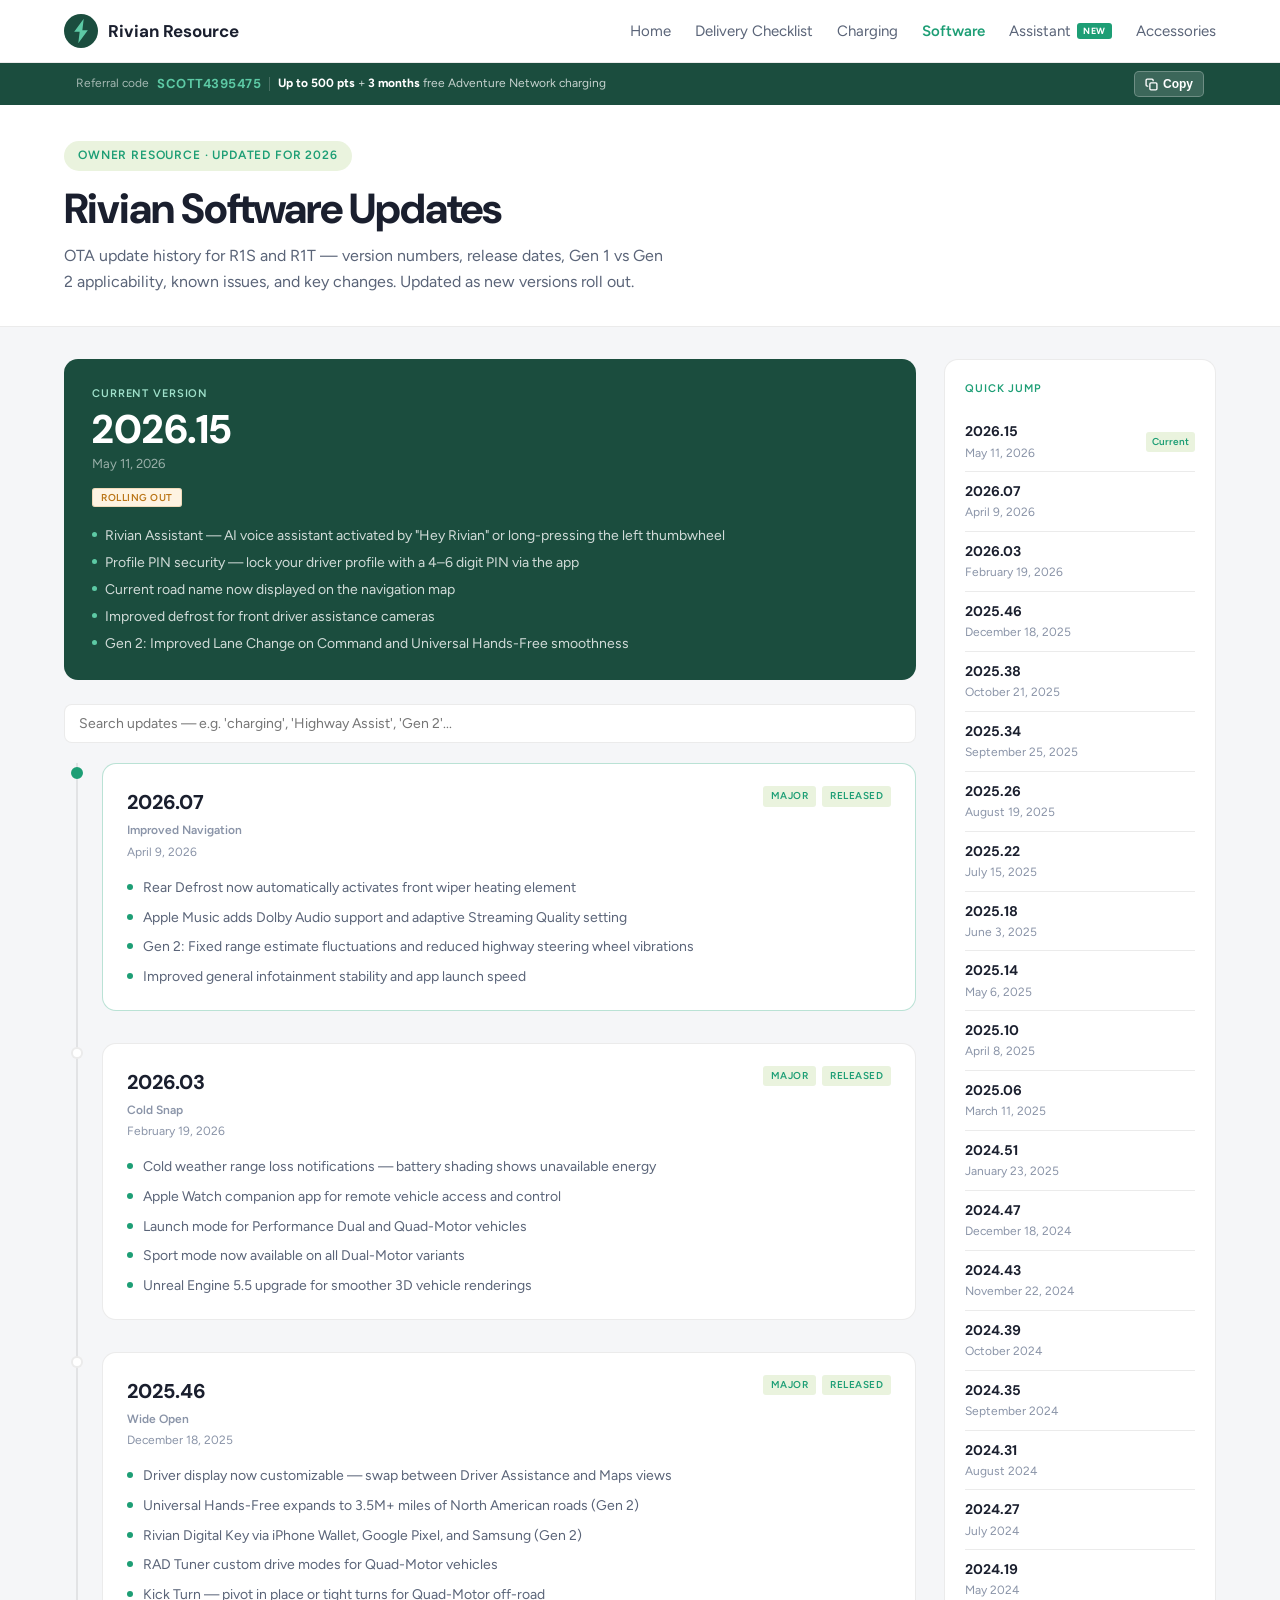
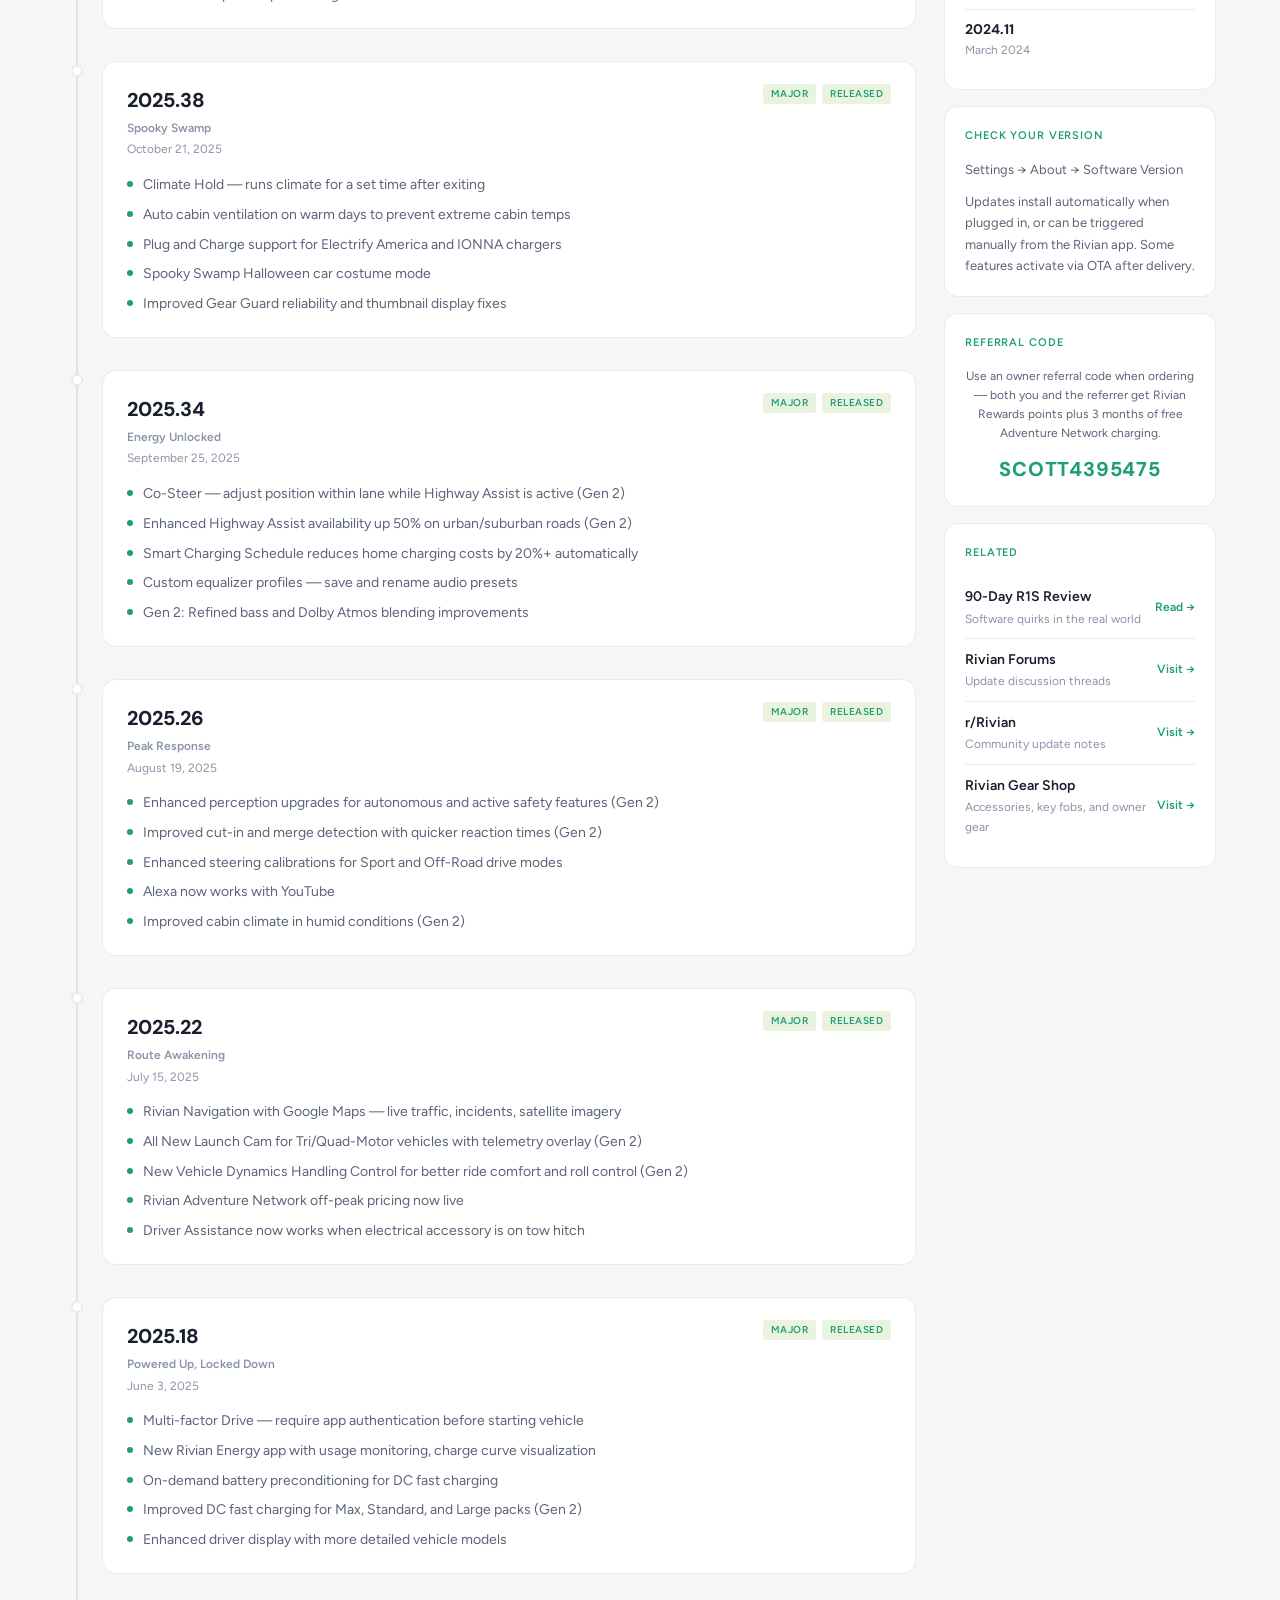
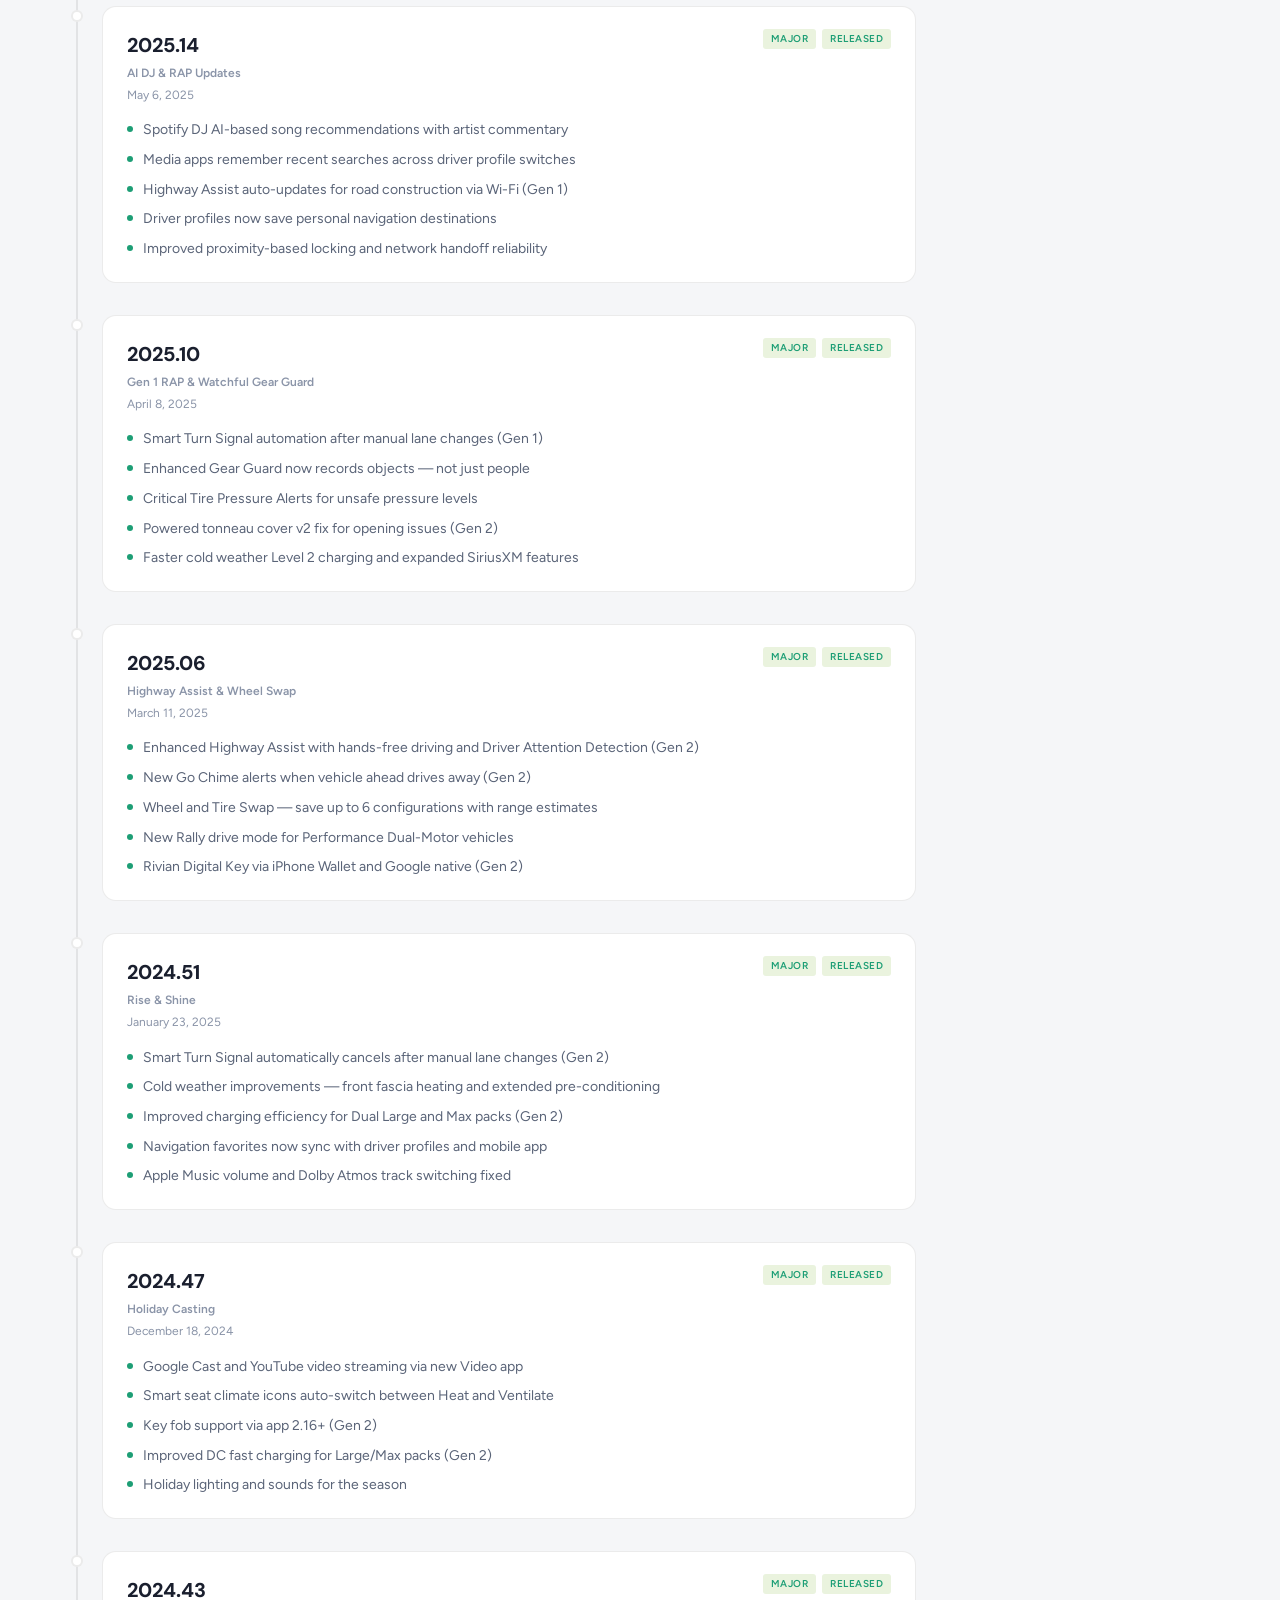
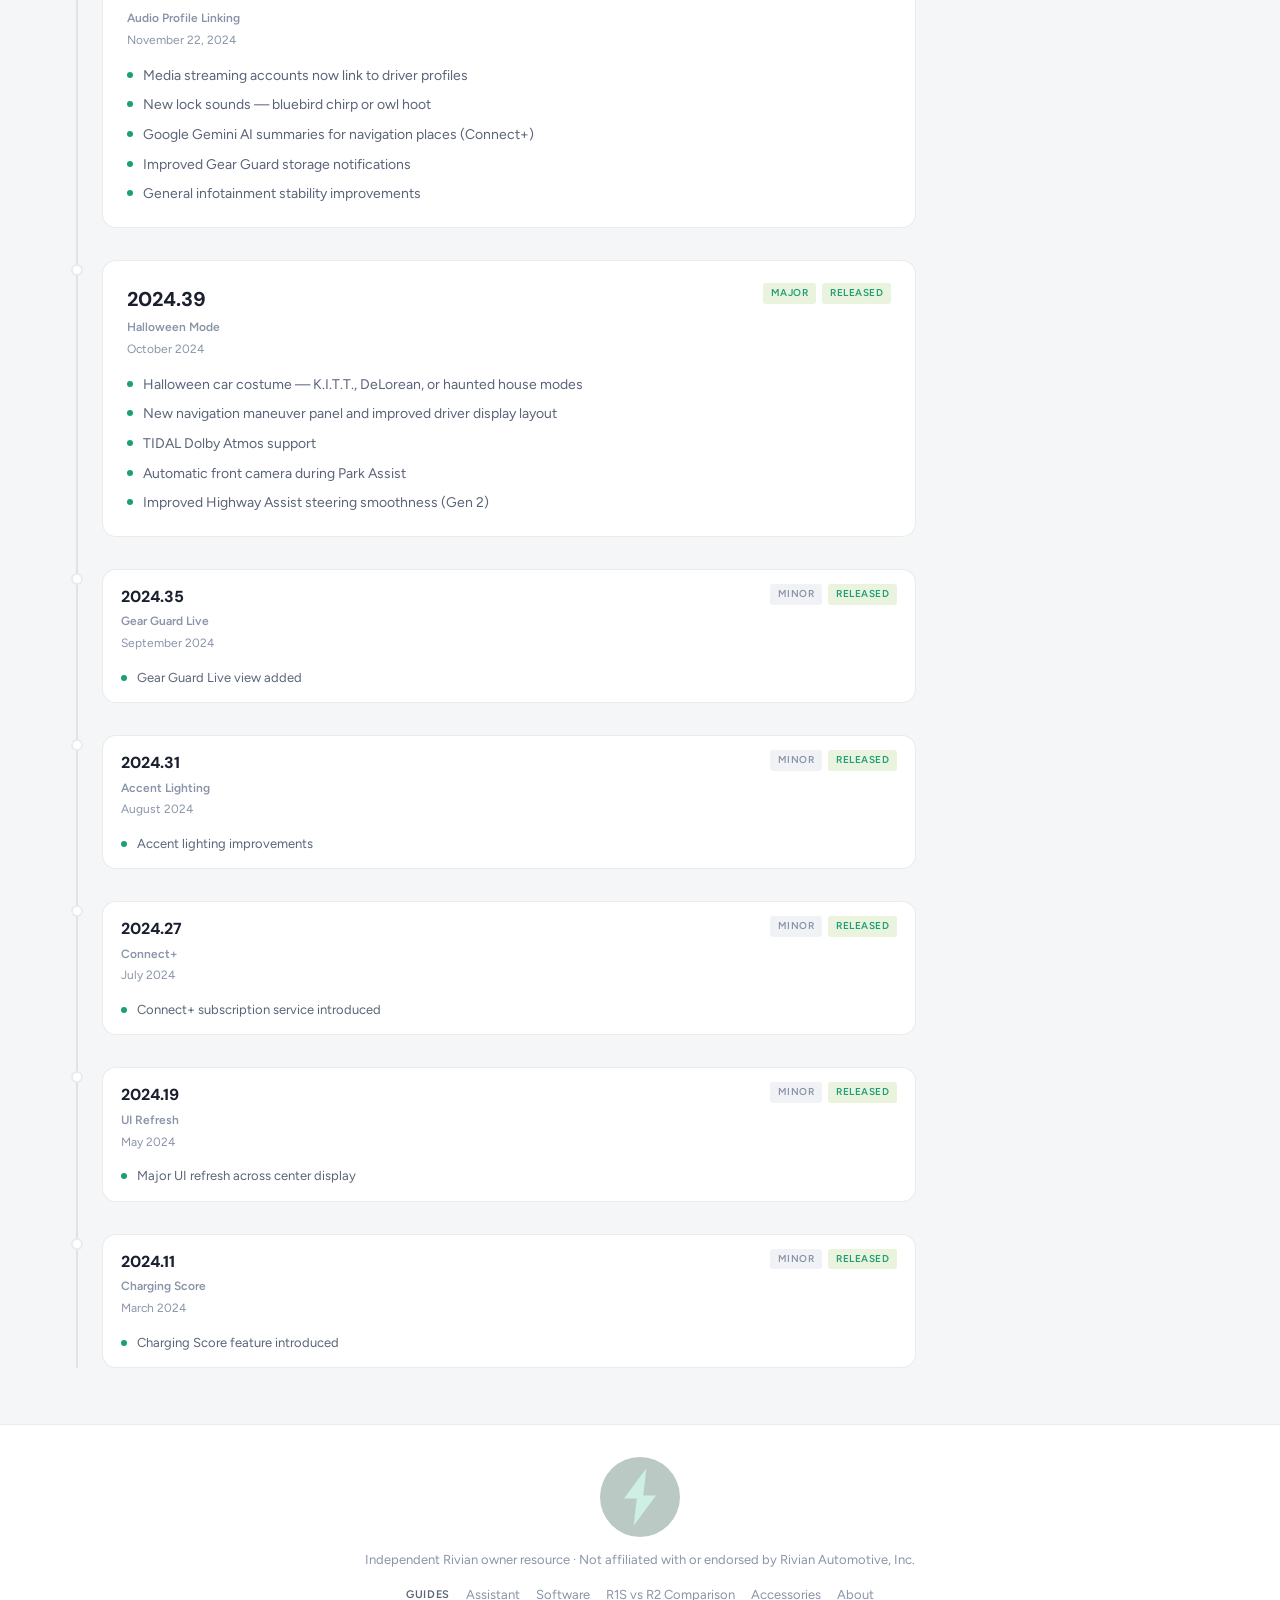
<file: software/index.html>
<!DOCTYPE html>
<html lang="en">
<head>
  <meta charset="UTF-8"/>
  <meta name="viewport" content="width=device-width, initial-scale=1.0"/>
  <title>Rivian Software Updates | R1S, R1T &amp; R2 OTA Version History</title>
  <meta name="description" content="Rivian OTA software update history for R1S and R1T — version numbers, release dates, Gen 1 vs Gen 2 applicability, known bugs, and key features for every update."/>
  <link rel="canonical" href="https://www.rivianresource.com/software/"/>
  <meta property="og:title" content="Rivian Software Update Tracker"/>
  <meta property="og:description" content="Track Rivian software updates — version history, release notes, and what's new for R1S, R1T, and R2 owners."/>
  <meta property="og:url" content="https://www.rivianresource.com/software/" />
  <meta property="og:type" content="website"/>

  <link rel="icon" type="image/svg+xml" href="/images/logo.svg">
  <link rel="preconnect" href="https://fonts.googleapis.com">
  <link rel="preconnect" href="https://fonts.gstatic.com" crossorigin>
  <link href="https://fonts.googleapis.com/css2?family=DM+Sans:wght@600;700;800&family=Figtree:wght@400;500;600&display=swap" rel="stylesheet">
  <link rel="stylesheet" href="/shared.css">
  <script defer src="https://static.cloudflareinsights.com/beacon.min.js" data-cf-beacon='{"token": "aabd2c264abb41589ccfd2223c79ae42"}'></script>

  <style>
    .sw-layout {
      display: grid;
      grid-template-columns: 1fr 272px;
      gap: 28px;
      align-items: start;
      padding: 32px 0 56px;
    }

    @media (max-width: 860px) {
      .sw-layout { grid-template-columns: 1fr; }
      .sw-sidebar { display: none; }
    }

    .sw-main { display: flex; flex-direction: column; gap: 0; }
    .sw-sidebar { display: flex; flex-direction: column; gap: 16px; position: sticky; top: 80px; }

    /* ─── CURRENT VERSION HERO ─── */
    .current-version {
      background: var(--green-dark);
      border-radius: var(--radius);
      padding: 26px 28px;
      margin-bottom: 24px;
      display: flex;
      align-items: flex-start;
      justify-content: space-between;
      gap: 20px;
      flex-wrap: wrap;
    }

    .cv-label { font-size: 11px; font-weight: 600; color: #9FE1CB; text-transform: uppercase; letter-spacing: 0.08em; margin-bottom: 6px; }
    .cv-version { font-family: 'DM Sans', sans-serif; font-size: 40px; font-weight: 800; color: #fff; line-height: 1; margin-bottom: 4px; }
    .cv-date { font-size: 13px; color: rgba(255,255,255,0.55); }

    .cv-highlights { display: flex; flex-direction: column; gap: 6px; margin-top: 16px; }
    .cv-highlight { display: flex; align-items: flex-start; gap: 8px; font-size: 14px; color: rgba(255,255,255,0.8); line-height: 1.5; }
    .cv-highlight::before { content: ''; width: 5px; height: 5px; border-radius: 50%; background: var(--green-light); flex-shrink: 0; margin-top: 7px; }


    /* ─── UPDATE ENTRY ─── */
    .update-entry {
      border-left: 2px solid var(--border);
      padding-left: 24px;
      padding-bottom: 32px;
      position: relative;
      margin-left: 12px;
    }

    .update-entry::before {
      content: '';
      width: 12px;
      height: 12px;
      border-radius: 50%;
      background: var(--bg-card);
      border: 2px solid var(--border);
      position: absolute;
      left: -7px;
      top: 4px;
    }

    .update-entry.featured::before {
      background: var(--green);
      border-color: var(--green);
    }

    .update-entry:last-child { padding-bottom: 0; }

    .update-card {
      background: var(--bg-card);
      border: 1px solid var(--border);
      border-radius: var(--radius);
      padding: 22px 24px;
    }

    .update-entry.featured .update-card {
      border-color: rgba(29,158,117,0.3);
    }

    .update-header {
      display: flex;
      align-items: flex-start;
      justify-content: space-between;
      gap: 16px;
      margin-bottom: 14px;
      flex-wrap: wrap;
    }

    .update-version {
      font-family: 'DM Sans', sans-serif;
      font-size: 20px;
      font-weight: 800;
      color: var(--text);
      margin-bottom: 2px;
    }

    .update-name {
      font-size: 12px;
      font-weight: 600;
      color: var(--text-dim);
      margin-bottom: 2px;
    }

    .update-date { font-size: 12px; color: var(--text-dim); }

    .update-tags { display: flex; gap: 6px; flex-wrap: wrap; align-items: flex-start; }

    .update-tag {
      font-size: 10px;
      font-weight: 600;
      padding: 2px 8px;
      border-radius: 3px;
      text-transform: uppercase;
      letter-spacing: 0.05em;
      white-space: nowrap;
    }

    .tag-major  { background: var(--green-pale); color: var(--green); }
    .tag-minor  { background: var(--bg-secondary); color: var(--text-dim); }
    .tag-fix    { background: #fef3e2; color: var(--gold); }
    .tag-gen1   { background: #E6F1FB; color: #185FA5; }
    .tag-gen2   { background: #EAF3DE; color: var(--green-dark); }
    .tag-both   { background: var(--bg-secondary); color: var(--text-dim); }
    .tag-rolling {
      background: #fef3e2;
      color: var(--gold);
      border: 1px solid rgba(186,117,23,0.2);
    }
    .tag-released {
      background: var(--green-pale);
      color: var(--green);
    }
    .tag-bugs {
      background: #fef2f2;
      color: #991b1b;
      border: 1px solid rgba(153,27,27,0.15);
    }

    .update-entry.minor .update-card { padding: 14px 18px; }
    .update-entry.minor .update-version { font-size: 16px; }
    .update-entry.minor .update-change { font-size: 13px; }

    .mobile-version-strip {
      display: none;
      overflow-x: auto;
      -webkit-overflow-scrolling: touch;
      gap: 8px;
      padding: 10px 16px;
      border-bottom: 1px solid var(--border);
      background: var(--bg-card);
      scrollbar-width: none;
    }
    .mobile-version-strip::-webkit-scrollbar { display: none; }
    .mobile-version-pill {
      display: inline-block;
      flex-shrink: 0;
      background: var(--bg-secondary);
      border: 1px solid var(--border);
      border-radius: 999px;
      padding: 4px 12px;
      font-size: 12px;
      font-weight: 700;
      color: var(--text-muted);
      text-decoration: none;
      white-space: nowrap;
      font-family: 'DM Sans', sans-serif;
    }
    .mobile-version-pill:hover { border-color: var(--green); color: var(--green); }
    .mobile-version-pill.current { background: var(--green-pale); border-color: var(--green); color: var(--green); }
    @media (max-width: 860px) {
      .mobile-version-strip { display: flex; }
    }

    .update-changes { display: flex; flex-direction: column; gap: 8px; }

    .update-change {
      display: flex;
      align-items: flex-start;
      gap: 10px;
      font-size: 14px;
      color: var(--text-muted);
      line-height: 1.55;
    }

    .change-dot {
      width: 6px;
      height: 6px;
      border-radius: 50%;
      flex-shrink: 0;
      margin-top: 7px;
    }

    .dot-feature { background: var(--green); }
    .dot-bug     { background: #A32D2D; }

    /* ─── BUGS SECTION ─── */
    .update-bugs {
      margin-top: 14px;
      padding-top: 14px;
      border-top: 1px solid var(--border);
    }

    .bugs-label {
      font-size: 10px;
      font-weight: 700;
      text-transform: uppercase;
      letter-spacing: 0.07em;
      color: #A32D2D;
      margin-bottom: 8px;
    }

    .bug-item {
      display: flex;
      align-items: flex-start;
      gap: 8px;
      font-size: 13px;
      color: var(--text-muted);
      line-height: 1.55;
      margin-bottom: 5px;
    }

    .bug-item:last-child { margin-bottom: 0; }

    .bug-dot {
      width: 5px;
      height: 5px;
      border-radius: 50%;
      background: #A32D2D;
      flex-shrink: 0;
      margin-top: 7px;
      opacity: 0.6;
    }

    /* ─── FIRST SPOTTED ─── */
    .first-spotted {
      font-size: 11px;
      color: var(--text-dim);
      margin-top: 3px;
    }

    /* ─── SIDEBAR ─── */
    .version-quick { padding: 20px; }

    .vq-row {
      display: flex;
      align-items: center;
      justify-content: space-between;
      padding: 8px 0;
      border-bottom: 1px solid var(--border);
      text-decoration: none;
      transition: background 0.15s;
    }

    .vq-row:last-child { border-bottom: none; }
    .vq-row:hover { background: var(--bg-secondary); margin: 0 -20px; padding: 8px 20px; }
    .vq-version { font-family: 'DM Sans', sans-serif; font-size: 14px; font-weight: 700; color: var(--text); }
    .vq-date { font-size: 12px; color: var(--text-dim); }
    .vq-current { font-size: 10px; font-weight: 600; color: var(--green); background: var(--green-pale); padding: 2px 6px; border-radius: 3px; }
  </style>
</head>
<body>

  <div id="site-nav"></div>

  <div class="referral-strip">
    <div class="strip-inner" style="justify-content:center;max-width:1160px;margin:0 auto;">
      <span class="strip-label">Referral code</span>
      <span class="strip-code" onclick="stripCopyCode()" style="cursor:pointer;">SCOTT4395475</span>
      <span class="strip-divider"></span>
      <span class="strip-perks"><strong>Up to 500 pts</strong> + <strong>3 months</strong> free Adventure Network charging</span>
      <button class="strip-btn" onclick="stripCopyCode()">
        <svg width="13" height="13" viewBox="0 0 24 24" fill="none" stroke="currentColor" stroke-width="2.5" stroke-linecap="round" stroke-linejoin="round"><rect x="9" y="9" width="13" height="13" rx="2"/><path d="M5 15H4a2 2 0 0 1-2-2V4a2 2 0 0 1 2-2h9a2 2 0 0 1 2 2v1"/></svg>
        Copy
      </button>
      <span class="strip-copied" id="stripCopied">&#10003; Copied!</span>
    </div>
  </div>

  <div class="page-header">
    <div class="container">
      <div class="page-eyebrow">Owner Resource &middot; Updated for 2026</div>
      <h1 class="page-title">Rivian Software Updates</h1>
      <p class="page-sub">OTA update history for R1S and R1T — version numbers, release dates, Gen 1 vs Gen 2 applicability, known issues, and key changes. Updated as new versions roll out.</p>
    </div>
  </div>

  <div class="mobile-version-strip" id="mobileVersionStrip"></div>

  <div class="container">
    <div class="sw-layout">

      <div class="sw-main">

        <!-- CURRENT VERSION HERO -->
        <div class="current-version" id="v-current">
          <div>
            <div class="cv-label">Current version</div>
            <div class="cv-version">Loading...</div>
            <div class="cv-date">Retrieving latest OTA data...</div>
            <div class="cv-rollout" style="margin-top:8px;"></div>
            <div class="cv-highlights"></div>
          </div>
          <div>
          </div>
        </div>

        <!-- UPDATE TIMELINE -->
        <div style="margin-bottom:20px;">
          <input
            type="text"
            id="softwareSearch"
            placeholder="Search updates — e.g. 'charging', 'Highway Assist', 'Gen 2'..."
            style="width:100%; padding:10px 14px; border:1px solid var(--border); border-radius:var(--radius-sm); font-size:14px; font-family:'Figtree',sans-serif; color:var(--text); background:var(--bg-card); outline:none; box-sizing:border-box;"
            oninput="filterTimeline(this.value)"
          />
        </div>
        <div id="softwareTimeline"></div>
        <div id="timelineNoResults" style="display:none; padding:20px; text-align:center; color:var(--text-dim); font-size:14px;">No updates match that search.</div>

      </div>

      <!-- SIDEBAR -->
      <div class="sw-sidebar">

        <div class="card version-quick">
          <div class="section-label">Quick jump</div>
          <div id="softwareQuickJump"></div>
        </div>

        <div class="card" style="padding:20px;">
          <div class="section-label">Check your version</div>
          <p style="font-size:13px; color:var(--text-muted); line-height:1.65; margin-bottom:10px;">Settings &rarr; About &rarr; Software Version</p>
          <p style="font-size:13px; color:var(--text-muted); line-height:1.65;">Updates install automatically when plugged in, or can be triggered manually from the Rivian app. Some features activate via OTA after delivery.</p>
        </div>

        <div class="card" style="padding:20px; text-align:center;">
          <div class="section-label">Referral code</div>
          <p style="font-size:12px; color:var(--text-muted); line-height:1.6; margin-bottom:10px;">Use an owner referral code when ordering — both you and the referrer get Rivian Rewards points plus 3 months of free Adventure Network charging.</p>
          <div style="font-family:'DM Sans',sans-serif; font-size:20px; font-weight:800; color:var(--green); letter-spacing:.04em;">SCOTT4395475</div>
        </div>

        <div class="card" style="padding:20px;">
          <div class="section-label">Related</div>
          <div class="resource-row">
            <div><div class="resource-name">90-Day R1S Review</div><div class="resource-desc">Software quirks in the real world</div></div>
            <a href="/reviews/2026-rivian-r1s-90-day-review/#driving" class="resource-link">Read</a>
          </div>
          <div class="resource-row">
            <div><div class="resource-name">Rivian Forums</div><div class="resource-desc">Update discussion threads</div></div>
            <a href="https://www.rivianforums.com/forum/" target="_blank" rel="noopener noreferrer" class="resource-link">Visit</a>
          </div>
          <div class="resource-row">
            <div><div class="resource-name">r/Rivian</div><div class="resource-desc">Community update notes</div></div>
            <a href="https://www.reddit.com/r/Rivian/" target="_blank" rel="noopener noreferrer" class="resource-link">Visit</a>
          </div>
          <div class="resource-row">
            <div><div class="resource-name">Rivian Gear Shop</div><div class="resource-desc">Accessories, key fobs, and owner gear</div></div>
            <a href="https://rivian.com/gear-shop" target="_blank" rel="noopener noreferrer" class="resource-link">Visit</a>
          </div>
        </div>

      </div>
    </div>
  </div>

  <footer>
    <div style="max-width:1160px; margin:0 auto; padding:0 20px;">
      <img src="/images/logo.svg" alt="Rivian Resource">
      Independent Rivian owner resource &middot; Not affiliated with or endorsed by Rivian Automotive, Inc.
      <div class="footer-guides">
        <span class="footer-guides-label">Guides</span>
        <a href="/assistant/">Assistant</a>
        <a href="/software/">Software</a>
        <a href="/compare/">R1S vs R2 Comparison</a>
        <a href="/accessories/">Accessories</a>
        <a href="/about/">About</a>
      </div>
    </div>
  </footer>

<script src="/nav-init.js"></script>

<script>
  function rolloutTag(rollout) {
    if (!rollout) return '';
    if (rollout === 'Rolling out') {
      return '<span class="update-tag tag-rolling">Rolling out</span>';
    }
    return '<span class="update-tag tag-released">Released</span>';
  }

  function bugsHtml(bugs) {
    if (!bugs || !bugs.length) return '';
    return `
      <div class="update-bugs">
        <div class="bugs-label">Known issues</div>
        ${bugs.map(b => `
          <div class="bug-item">
            <span class="bug-dot"></span>
            ${b}
          </div>
        `).join('')}
      </div>
    `;
  }

  function firstSpottedHtml(update) {
    if (!update.firstSpotted || update.firstSpotted === update.date) return '';
    return `<div class="first-spotted">First spotted: ${update.firstSpotted}</div>`;
  }

  function loadLiveSoftwareVersion(updates) {
    const currentVersion    = document.querySelector('.cv-version');
    const currentDate       = document.querySelector('.cv-date');
    const currentHighlights = document.querySelector('.cv-highlights');
    if (!updates.length) throw new Error('No OTA data found');
    const latest = updates[0];
    currentVersion.textContent = latest.version;
    currentDate.textContent = latest.date;
    const heroRollout = document.querySelector('.cv-rollout');
    if (heroRollout) heroRollout.innerHTML = rolloutTag(latest.rollout);
    currentHighlights.innerHTML = latest.highlights
      .map(item => `<div class="cv-highlight">${item}</div>`)
      .join('');
  }

  function renderSoftwareTimeline(updates) {
    const timeline = document.getElementById('softwareTimeline');
    if (!timeline) return;

    timeline.innerHTML = updates.slice(1).map((update, index) => `
      <div class="update-entry ${index === 0 ? 'featured' : ''} ${update.type === 'minor' ? 'minor' : ''}" id="v${update.version.replaceAll('.', '-')}">
        <div class="update-card">
          <div class="update-header">
            <div>
              <div class="update-version">${update.version}</div>
              <div class="update-name">${update.name || ''}</div>
              <div class="update-date">${update.date}</div>
              ${firstSpottedHtml(update)}
            </div>
            <div class="update-tags">
              <span class="update-tag ${update.type === 'major' ? 'tag-major' : 'tag-minor'}">${update.type}</span>
              ${rolloutTag(update.rollout)}
              ${update.bugs && update.bugs.length ? `<span class="update-tag tag-bugs">${update.bugs.length} issue${update.bugs.length > 1 ? 's' : ''}</span>` : ''}
            </div>
          </div>
          <div class="update-changes">
            ${update.highlights.map(item => `
              <div class="update-change">
                <span class="change-dot dot-feature"></span>
                ${item}
              </div>
            `).join('')}
          </div>
          ${bugsHtml(update.bugs)}
        </div>
      </div>
    `).join('');
  }

  function renderQuickJump(updates) {
    const quickJump = document.getElementById('softwareQuickJump');
    if (!quickJump) return;
    quickJump.innerHTML = updates.map((update, index) => `
      <a href="${index === 0 ? '#v-current' : '#v' + update.version.replaceAll('.', '-')}" class="vq-row">
        <div>
          <div class="vq-version">${update.version}</div>
          <div class="vq-date">${update.date}</div>
        </div>
        ${index === 0 ? '<span class="vq-current">Current</span>' : ''}
      </a>
    `).join('');
  }

  function filterTimeline(query) {
    const q = query.toLowerCase().trim();
    document.querySelectorAll('.update-entry').forEach(entry => {
      const text = entry.textContent.toLowerCase();
      entry.style.display = (!q || text.includes(q)) ? '' : 'none';
    });
    const noResults = document.getElementById('timelineNoResults');
    const anyVisible = [...document.querySelectorAll('.update-entry')].some(e => e.style.display !== 'none');
    if (noResults) noResults.style.display = (!q || anyVisible) ? 'none' : 'block';
  }

  function initQuickJumpObserver(updates) {
    const links = {};
    updates.forEach((update, index) => {
      const anchor = index === 0 ? 'v-current' : 'v' + update.version.replaceAll('.', '-');
      const el = document.getElementById(anchor);
      const link = document.querySelector(`.vq-row[href="#${anchor}"]`);
      if (el && link) links[anchor] = { el, link };
    });

    const observer = new IntersectionObserver((entries) => {
      entries.forEach(entry => {
        const anchor = entry.target.id;
        if (links[anchor]) {
          links[anchor].link.style.fontWeight = entry.isIntersecting ? '700' : '';
          links[anchor].link.style.color = entry.isIntersecting ? 'var(--green)' : '';
        }
      });
    }, { rootMargin: '-10% 0px -70% 0px', threshold: 0 });

    Object.values(links).forEach(({ el }) => observer.observe(el));
  }

  async function loadAllSoftwareData() {
    try {
      const data = await fetch('/software/updates.json?v=' + Date.now()).then(r => r.json());
      loadLiveSoftwareVersion(data);
      renderSoftwareTimeline(data);
      renderQuickJump(data);
      initQuickJumpObserver(data);
      const strip = document.getElementById('mobileVersionStrip');
      if (strip) {
        strip.innerHTML = data.map((update, index) => `
          <a href="${index === 0 ? '#v-current' : '#v' + update.version.replaceAll('.', '-')}" class="mobile-version-pill ${index === 0 ? 'current' : ''}">
            ${update.version}
          </a>
        `).join('');
      }
    } catch(e) {
      console.error('Failed to load software data:', e);
      const cv = document.querySelector('.cv-version');
      const cd = document.querySelector('.cv-date');
      if (cv) cv.textContent = 'Unavailable';
      if (cd) cd.textContent = 'Unable to retrieve OTA data';
      const timeline = document.getElementById('softwareTimeline');
      if (timeline) timeline.innerHTML = `<div class="card" style="padding:20px;">Unable to load OTA history.</div>`;
    }
  }

  document.addEventListener('DOMContentLoaded', () => {
    loadAllSoftwareData();
  });
</script>
  <script src="/shared.js"></script>
</body>
</html>
</file>
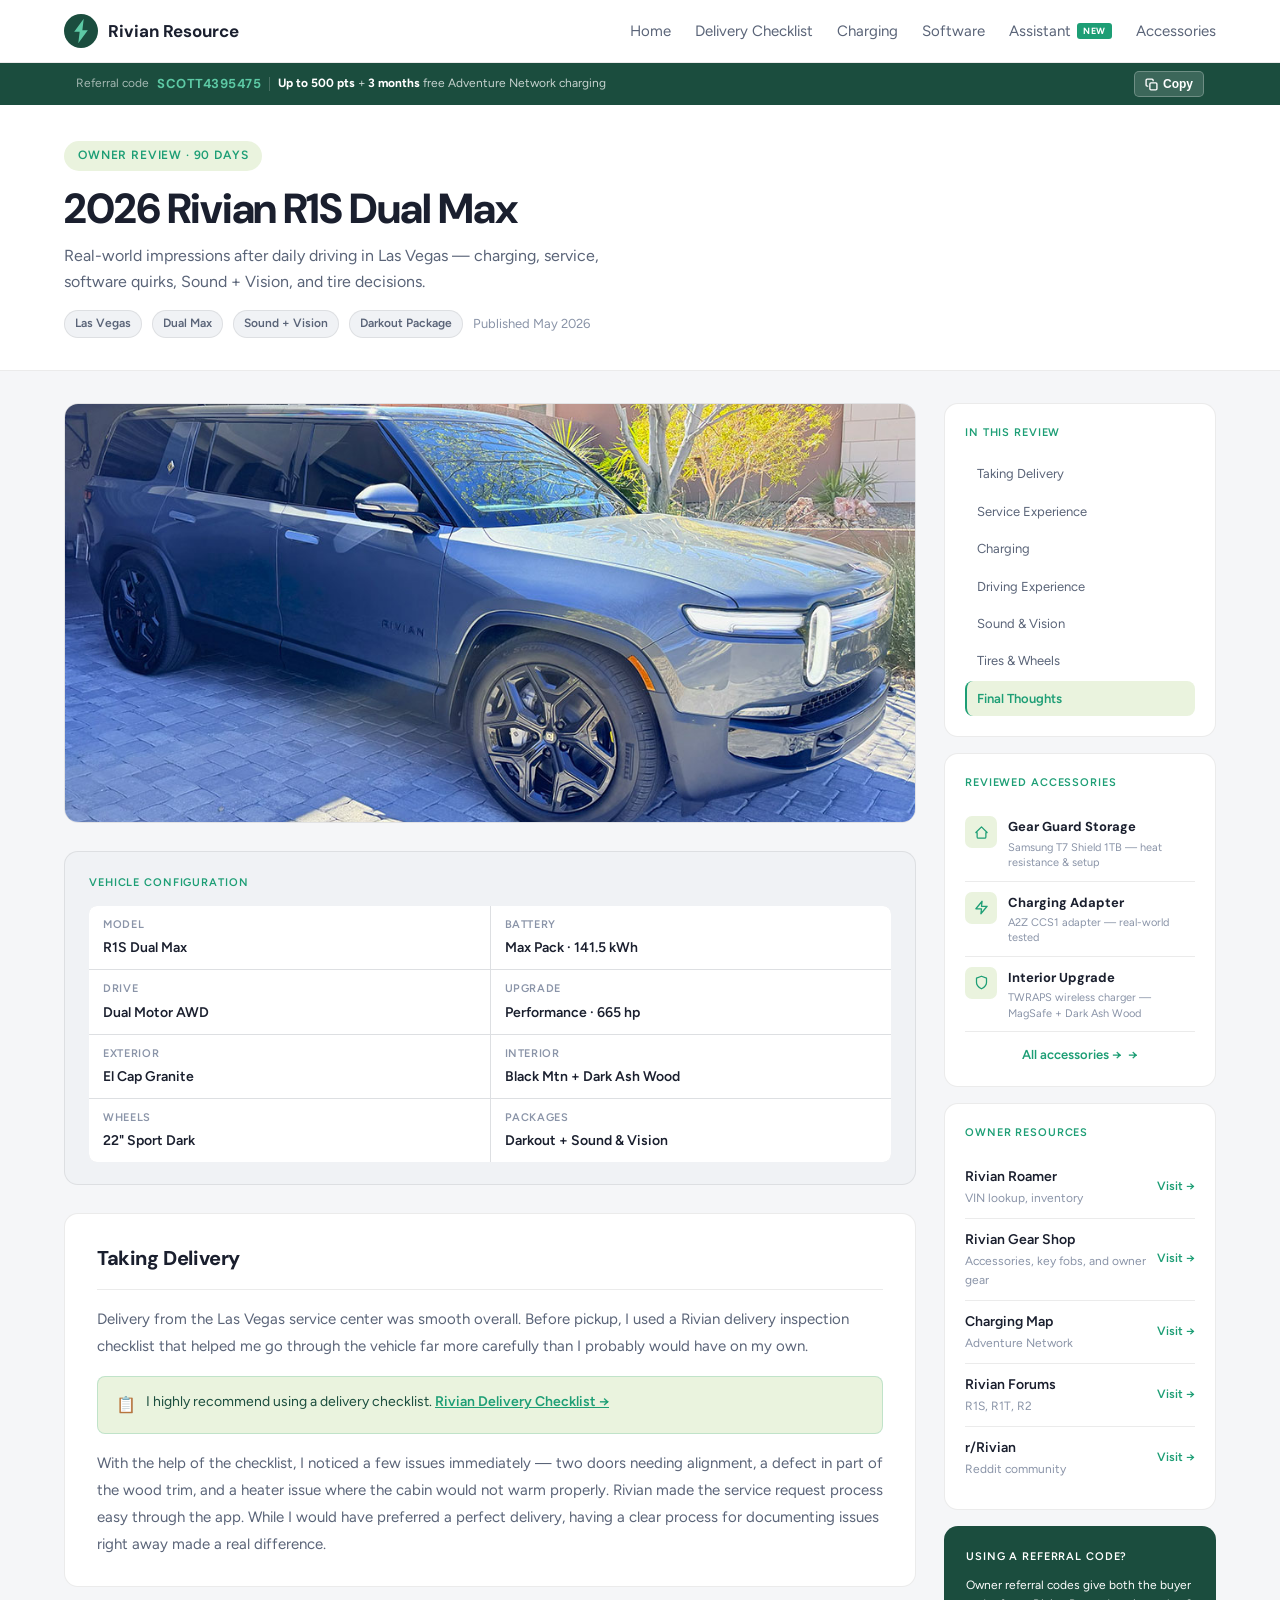
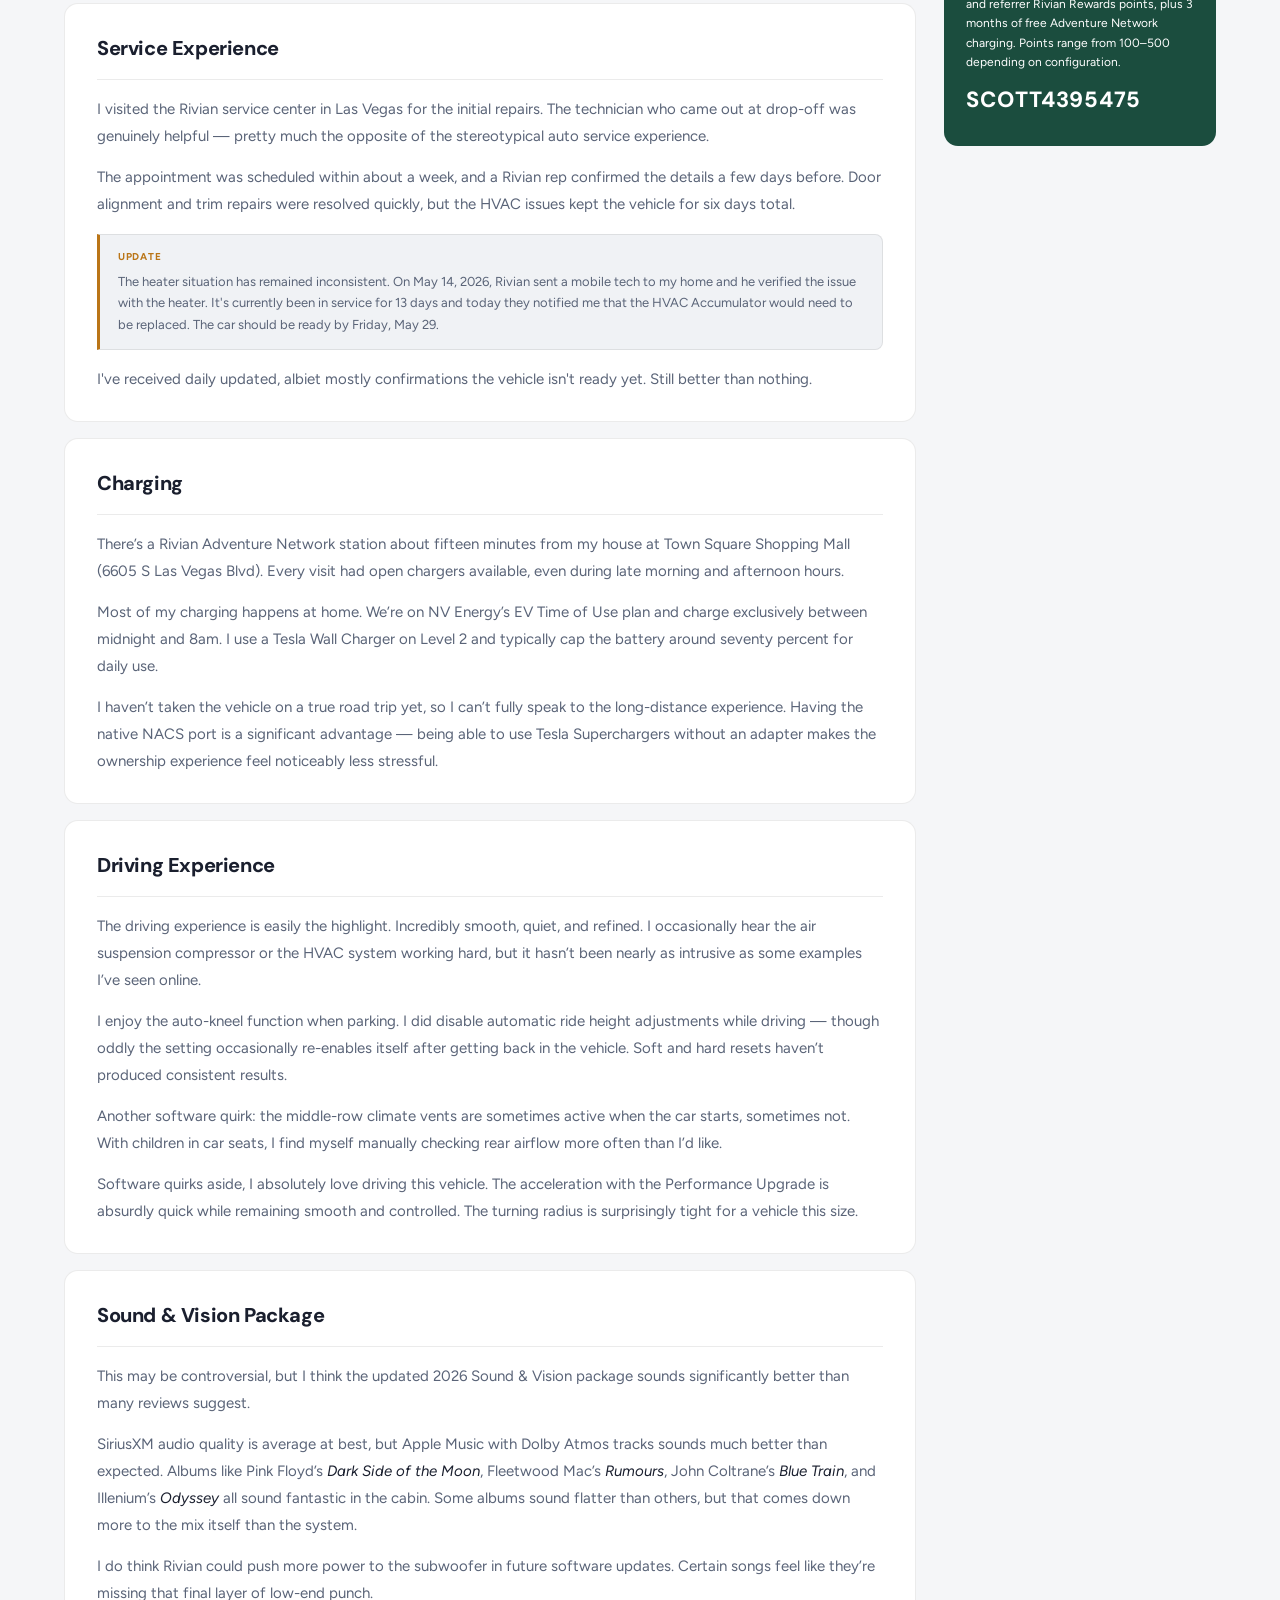
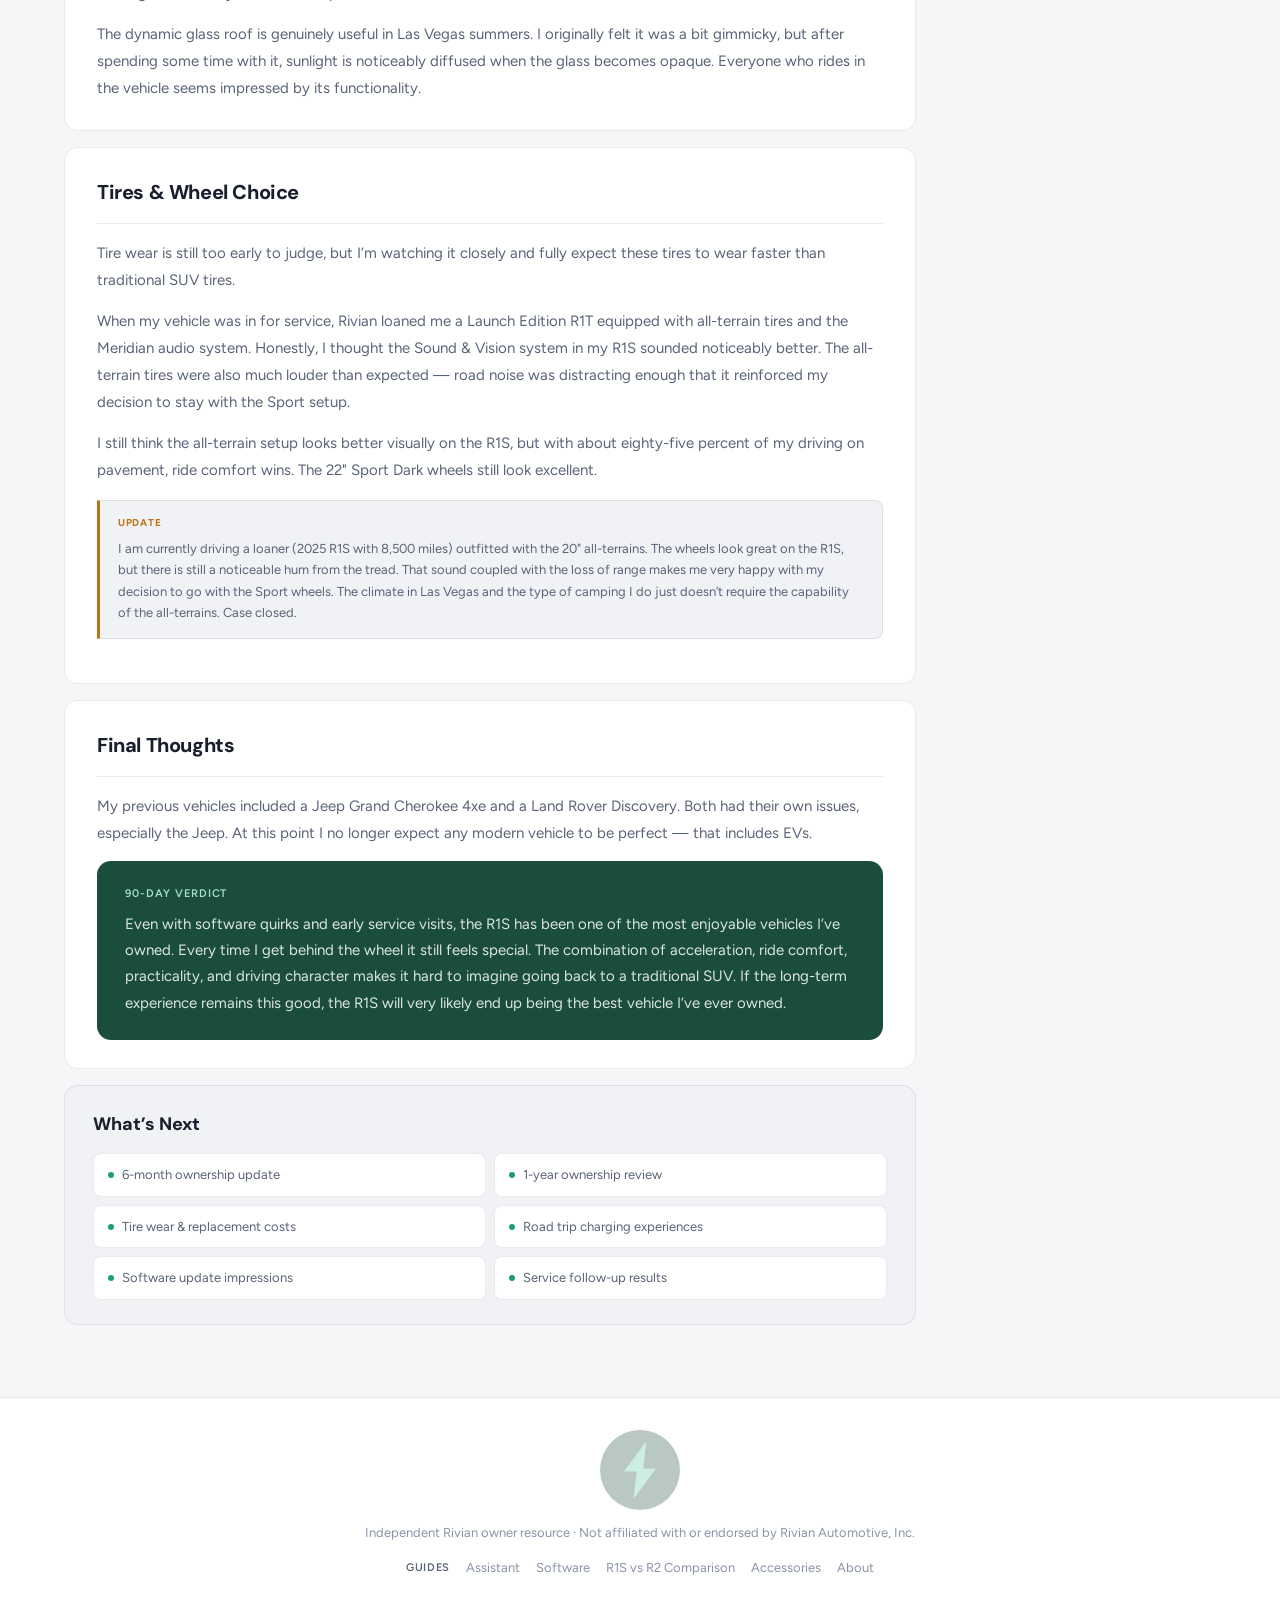
<file: reviews/2026-rivian-r1s-90-day-review/index.html>
<!DOCTYPE html>
<html lang="en">
<head>
  <meta charset="UTF-8"/>
  <meta name="viewport" content="width=device-width, initial-scale=1.0"/>
  <title>2026 Rivian R1S Dual Max Review After 90 Days | Rivian Resource</title>
  <meta name="description" content="Real-world 90 day review of a 2026 Rivian R1S Dual Max in Las Vegas. Charging experience, service issues, Sound + Vision impressions, tires, software quirks, and ownership thoughts."/>
  <link rel="canonical" href="https://www.rivianresource.com/reviews/2026-rivian-r1s-90-day-review/"/>
  <meta property="og:title" content="2026 Rivian R1S Review After 90 Days"/>
  <meta property="og:description" content="Real-world ownership impressions after 90 days with a 2026 Rivian R1S Dual Max."/>
  <meta property="og:image" content="https://www.rivianresource.com/r1s.jpg"/>
  <meta property="og:url" content="https://www.rivianresource.com/reviews/2026-rivian-r1s-90-day-review/"/>
  <meta property="og:type" content="article"/>
<link rel="icon" type="image/svg+xml" href="/images/logo.svg">
<link rel="preconnect" href="https://fonts.googleapis.com">
<link rel="preconnect" href="https://fonts.gstatic.com" crossorigin>
<link href="https://fonts.googleapis.com/css2?family=DM+Sans:wght@600;700;800&family=Figtree:wght@400;500;600&display=swap" rel="stylesheet">
<link rel="stylesheet" href="/shared.css">
  <script defer src="https://static.cloudflareinsights.com/beacon.min.js" data-cf-beacon='{"token":"aabd2c264abb41589ccfd2223c79ae42"}'></script>
  <style>
    .review-layout{display:grid;grid-template-columns:1fr 272px;gap:28px;align-items:start;padding:32px 0 56px}
    @media(max-width:860px){.review-layout{grid-template-columns:1fr}.review-sidebar{order:-1}}

    /* SPEC CARD */
    .spec-card{background:var(--bg-secondary);border:1px solid var(--border);border-radius:var(--radius);padding:22px 24px;margin-bottom:28px}
    .spec-grid{display:grid;grid-template-columns:1fr 1fr;gap:1px;background:var(--border);border-radius:var(--radius-sm);overflow:hidden;margin-top:14px}
    .spec-row{background:var(--bg-card);padding:10px 14px;display:flex;flex-direction:column;gap:2px}
    .spec-label{font-size:11px;color:var(--text-dim);font-weight:600;text-transform:uppercase;letter-spacing:.06em}
    .spec-value{font-size:14px;color:var(--text);font-weight:600}

    /* ARTICLE */
    .article-body{display:flex;flex-direction:column;gap:0}
    .article-section{background:var(--bg-card);border:1px solid var(--border);border-radius:var(--radius);padding:28px 32px;margin-bottom:16px;scroll-margin-top:80px}
    .article-section h2{font-family:'DM Sans',sans-serif;font-size:20px;font-weight:800;color:var(--text);letter-spacing:-.02em;margin-bottom:16px;padding-bottom:14px;border-bottom:1px solid var(--border)}
    .article-section p{font-size:15px;color:var(--text-muted);line-height:1.8;margin-bottom:14px}
    .article-section p:last-child{margin-bottom:0}
    .article-section strong{color:var(--text);font-weight:600}
    .article-section em{font-style:italic;color:var(--text)}
    .inline-link{color:var(--green);text-decoration:none;font-weight:600;border-bottom:1px solid rgba(29,158,117,.3);transition:border-color .2s}
    .inline-link:hover{border-color:var(--green)}

    /* CALLOUTS */
    .callout{background:var(--green-pale);border:1px solid rgba(29,158,117,.2);border-radius:var(--radius-sm);padding:14px 18px;margin:16px 0;display:flex;align-items:flex-start;gap:10px}
    .callout-icon{font-size:16px;flex-shrink:0;margin-top:1px}
    .callout p{font-size:14px;color:#1b4d3e;line-height:1.6;margin:0!important}
    .callout a{color:var(--green);font-weight:600}

    .update-callout{background:var(--bg-secondary);border:1px solid var(--border);border-left:3px solid var(--gold);border-radius:0 var(--radius-sm) var(--radius-sm) 0;padding:14px 18px;margin:16px 0}
    .update-callout-label{font-size:10px;font-weight:700;text-transform:uppercase;letter-spacing:.07em;color:var(--gold);margin-bottom:6px}
    .update-callout p{font-size:13px!important;color:var(--text-muted);line-height:1.65;margin:0!important}

    /* VERDICT */
    .verdict{background:var(--green-dark);border-radius:var(--radius);padding:24px 28px;margin-top:4px}
    .verdict-label{font-size:11px;font-weight:600;color:#9FE1CB;text-transform:uppercase;letter-spacing:.08em;margin-bottom:8px}
    .verdict p{font-size:15px;color:rgba(255,255,255,.85);line-height:1.75;margin-bottom:0!important}

    /* WHAT'S NEXT */
    .whats-next{background:var(--bg-secondary);border:1px solid var(--border);border-radius:var(--radius);padding:24px 28px;margin-bottom:16px}
    .whats-next h2{font-family:'DM Sans',sans-serif;font-size:18px;font-weight:800;color:var(--text);margin-bottom:14px}
    .next-grid{display:grid;grid-template-columns:1fr 1fr;gap:8px}
    .next-item{background:var(--bg-card);border:1px solid var(--border);border-radius:var(--radius-sm);padding:10px 14px;font-size:13px;color:var(--text-muted);display:flex;align-items:center;gap:8px}
    .next-item::before{content:'';width:6px;height:6px;border-radius:50%;background:var(--green);flex-shrink:0}

    /* SIDEBAR */
    .review-sidebar{display:flex;flex-direction:column;gap:16px}
    .toc-card{padding:20px}
    .toc-list{list-style:none;display:flex;flex-direction:column;gap:2px;margin-top:4px}
    .toc-list a{display:block;font-size:13px;color:var(--text-muted);text-decoration:none;padding:7px 10px;border-radius:var(--radius-sm);transition:background .15s,color .15s;border-left:2px solid transparent}
    .toc-list a:hover{background:var(--bg-secondary);color:var(--text)}
    .toc-list a.toc-active{color:var(--green);border-left-color:var(--green);background:var(--green-pale);font-weight:600}

    /* ACCESSORIES SIDEBAR */
    .acc-sidebar-item{display:flex;align-items:flex-start;gap:11px;padding:10px 0;border-bottom:1px solid var(--border);text-decoration:none;transition:opacity .15s}
    .acc-sidebar-item:last-child{border-bottom:none}
    .acc-sidebar-item:hover{opacity:.75}
    .acc-sidebar-icon{width:32px;height:32px;border-radius:7px;background:var(--green-pale);display:flex;align-items:center;justify-content:center;flex-shrink:0}
    .acc-sidebar-icon svg{width:15px;height:15px;stroke:var(--green);fill:none;stroke-width:2;stroke-linecap:round;stroke-linejoin:round}
    .acc-sidebar-name{font-family:'DM Sans',sans-serif;font-size:13px;font-weight:700;color:var(--text);margin-bottom:2px}
    .acc-sidebar-desc{font-size:11px;color:var(--text-dim);line-height:1.4}

    /* TAGS */
    .tag{display:inline-block;background:var(--bg-secondary);border:1px solid var(--border);border-radius:999px;padding:3px 10px;font-size:12px;font-weight:600;color:var(--text-muted)}

    /* HERO IMG */
    .review-hero-img{width:100%;border-radius:var(--radius);display:block;margin-bottom:28px;border:1px solid var(--border);object-fit:cover;max-height:420px}

    @media(max-width:560px){
      .next-grid{grid-template-columns:1fr}
      .spec-grid{grid-template-columns:1fr}
      .article-section{padding:20px}
    }
  </style>
</head>
<body>

<div id="site-nav"></div>

<div class="referral-strip">
  <div class="strip-inner" style="justify-content:center;max-width:1160px;margin:0 auto;">
    <span class="strip-label">Referral code</span>
    <span class="strip-code" onclick="stripCopyCode()" style="cursor:pointer;">SCOTT4395475</span>
    <span class="strip-divider"></span>
    <span class="strip-perks"><strong>Up to 500 pts</strong> + <strong>3 months</strong> free Adventure Network charging</span>
    <button class="strip-btn" onclick="stripCopyCode()">
      <svg width="13" height="13" viewBox="0 0 24 24" fill="none" stroke="currentColor" stroke-width="2.5" stroke-linecap="round" stroke-linejoin="round"><rect x="9" y="9" width="13" height="13" rx="2"/><path d="M5 15H4a2 2 0 0 1-2-2V4a2 2 0 0 1 2-2h9a2 2 0 0 1 2 2v1"/></svg>
      Copy
    </button>
    <span class="strip-copied" id="stripCopied">&#10003; Copied!</span>
  </div>
</div>

<div class="page-header">
  <div class="container">
    <div class="page-eyebrow">Owner Review &middot; 90 Days</div>
    <h1 class="page-title">2026 Rivian R1S Dual Max</h1>
    <p class="page-sub">Real-world impressions after daily driving in Las Vegas &mdash; charging, service, software quirks, Sound + Vision, and tire decisions.</p>
    <div style="display:flex;align-items:center;gap:10px;margin-top:16px;flex-wrap:wrap;">
      <span class="tag">Las Vegas</span>
      <span class="tag">Dual Max</span>
      <span class="tag">Sound + Vision</span>
      <span class="tag">Darkout Package</span>
      <span style="font-size:13px;color:var(--text-dim);">Published May 2026</span>
    </div>
  </div>
</div>

<div class="container">
  <div class="review-layout">

    <!-- MAIN -->
    <div>
      <img src="/r1s.jpg" alt="2026 Rivian R1S Dual Max" class="review-hero-img">

      <div class="spec-card">
        <div class="section-label">Vehicle configuration</div>
        <div class="spec-grid">
          <div class="spec-row"><span class="spec-label">Model</span><span class="spec-value">R1S Dual Max</span></div>
          <div class="spec-row"><span class="spec-label">Battery</span><span class="spec-value">Max Pack · 141.5 kWh</span></div>
          <div class="spec-row"><span class="spec-label">Drive</span><span class="spec-value">Dual Motor AWD</span></div>
          <div class="spec-row"><span class="spec-label">Upgrade</span><span class="spec-value">Performance · 665 hp</span></div>
          <div class="spec-row"><span class="spec-label">Exterior</span><span class="spec-value">El Cap Granite</span></div>
          <div class="spec-row"><span class="spec-label">Interior</span><span class="spec-value">Black Mtn + Dark Ash Wood</span></div>
          <div class="spec-row"><span class="spec-label">Wheels</span><span class="spec-value">22" Sport Dark</span></div>
          <div class="spec-row"><span class="spec-label">Packages</span><span class="spec-value">Darkout + Sound &amp; Vision</span></div>
        </div>
      </div>

      <div class="article-body">

        <div class="article-section" id="delivery">
          <h2>Taking Delivery</h2>
          <p>Delivery from the Las Vegas service center was smooth overall. Before pickup, I used a Rivian delivery inspection checklist that helped me go through the vehicle far more carefully than I probably would have on my own.</p>
          <div class="callout">
            <span class="callout-icon">📋</span>
            <p>I highly recommend using a delivery checklist. <a href="https://www.rivianresource.com/delivery/">Rivian Delivery Checklist &rarr;</a></p>
          </div>
          <p>With the help of the checklist, I noticed a few issues immediately &mdash; two doors needing alignment, a defect in part of the wood trim, and a heater issue where the cabin would not warm properly. Rivian made the service request process easy through the app. While I would have preferred a perfect delivery, having a clear process for documenting issues right away made a real difference.</p>
        </div>

        <div class="article-section" id="service">
          <h2>Service Experience</h2>
          <p>I visited the Rivian service center in Las Vegas for the initial repairs. The technician who came out at drop-off was genuinely helpful &mdash; pretty much the opposite of the stereotypical auto service experience.</p>
          <p>The appointment was scheduled within about a week, and a Rivian rep confirmed the details a few days before. Door alignment and trim repairs were resolved quickly, but the HVAC issues kept the vehicle for six days total.</p>
          
          <div class="update-callout">
            <div class="update-callout-label">Update</div>
            <p>The heater situation has remained inconsistent. On May 14, 2026, Rivian sent a mobile tech to my home and he verified the issue with the heater.  It's currently been in service for 13 days and today they notified me that the HVAC Accumulator would need to be replaced.  The car should be ready by Friday, May 29.</p>
          </div>
          <p>I've received daily updated, albiet mostly confirmations the vehicle isn't ready yet.  Still better than nothing.</p>
        </div>

        <div class="article-section" id="charging">
          <h2>Charging</h2>
          <p>There&rsquo;s a Rivian Adventure Network station about fifteen minutes from my house at Town Square Shopping Mall (6605 S Las Vegas Blvd). Every visit had open chargers available, even during late morning and afternoon hours.</p>
          <p>Most of my charging happens at home. We&rsquo;re on NV Energy&rsquo;s EV Time of Use plan and charge exclusively between midnight and 8am. I use a Tesla Wall Charger on Level 2 and typically cap the battery around seventy percent for daily use.</p>
          <p>I haven&rsquo;t taken the vehicle on a true road trip yet, so I can&rsquo;t fully speak to the long-distance experience. Having the native NACS port is a significant advantage &mdash; being able to use Tesla Superchargers without an adapter makes the ownership experience feel noticeably less stressful.</p>
        </div>

        <div class="article-section" id="driving">
          <h2>Driving Experience</h2>
          <p>The driving experience is easily the highlight. Incredibly smooth, quiet, and refined. I occasionally hear the air suspension compressor or the HVAC system working hard, but it hasn&rsquo;t been nearly as intrusive as some examples I&rsquo;ve seen online.</p>
          <p>I enjoy the auto-kneel function when parking. I did disable automatic ride height adjustments while driving &mdash; though oddly the setting occasionally re-enables itself after getting back in the vehicle. Soft and hard resets haven&rsquo;t produced consistent results.</p>
          <p>Another software quirk: the middle-row climate vents are sometimes active when the car starts, sometimes not. With children in car seats, I find myself manually checking rear airflow more often than I&rsquo;d like.</p>
          <p>Software quirks aside, I absolutely love driving this vehicle. The acceleration with the Performance Upgrade is absurdly quick while remaining smooth and controlled. The turning radius is surprisingly tight for a vehicle this size.</p>
        </div>

        <div class="article-section" id="sound-vision">
          <h2>Sound &amp; Vision Package</h2>
          <p>This may be controversial, but I think the updated 2026 Sound &amp; Vision package sounds significantly better than many reviews suggest.</p>
          <p>SiriusXM audio quality is average at best, but Apple Music with Dolby Atmos tracks sounds much better than expected. Albums like Pink Floyd&rsquo;s <em>Dark Side of the Moon</em>, Fleetwood Mac&rsquo;s <em>Rumours</em>, John Coltrane&rsquo;s <em>Blue Train</em>, and Illenium&rsquo;s <em>Odyssey</em> all sound fantastic in the cabin. Some albums sound flatter than others, but that comes down more to the mix itself than the system.</p>
          <p>I do think Rivian could push more power to the subwoofer in future software updates. Certain songs feel like they&rsquo;re missing that final layer of low-end punch.</p>
          <p>The dynamic glass roof is genuinely useful in Las Vegas summers. I originally felt it was a bit gimmicky, but after spending some time with it, sunlight is noticeably diffused when the glass becomes opaque. Everyone who rides in the vehicle seems impressed by its functionality.</p>
        </div>

        <div class="article-section" id="tires">
          <h2>Tires &amp; Wheel Choice</h2>
          <p>Tire wear is still too early to judge, but I&rsquo;m watching it closely and fully expect these tires to wear faster than traditional SUV tires.</p>
          <p>When my vehicle was in for service, Rivian loaned me a Launch Edition R1T equipped with all-terrain tires and the Meridian audio system. Honestly, I thought the Sound &amp; Vision system in my R1S sounded noticeably better. The all-terrain tires were also much louder than expected &mdash; road noise was distracting enough that it reinforced my decision to stay with the Sport setup.</p>
          <p>I still think the all-terrain setup looks better visually on the R1S, but with about eighty-five percent of my driving on pavement, ride comfort wins. The 22" Sport Dark wheels still look excellent.</p>
          <div class="update-callout">
            <div class="update-callout-label">Update</div>
            <p>I am currently driving a loaner (2025 R1S with 8,500 miles) outfitted with the 20" all-terrains. The wheels look great on the R1S, but there is still a noticeable hum from the tread. That sound coupled with the loss of range makes me very happy with my decision to go with the Sport wheels. The climate in Las Vegas and the type of camping I do just doesn&rsquo;t require the capability of the all-terrains. Case closed.</p>
          </div>
        </div>

        <div class="article-section" id="final-thoughts">
          <h2>Final Thoughts</h2>
          <p>My previous vehicles included a Jeep Grand Cherokee 4xe and a Land Rover Discovery. Both had their own issues, especially the Jeep. At this point I no longer expect any modern vehicle to be perfect &mdash; that includes EVs.</p>
          <div class="verdict">
            <div class="verdict-label">90-day verdict</div>
            <p>Even with software quirks and early service visits, the R1S has been one of the most enjoyable vehicles I&rsquo;ve owned. Every time I get behind the wheel it still feels special. The combination of acceleration, ride comfort, practicality, and driving character makes it hard to imagine going back to a traditional SUV. If the long-term experience remains this good, the R1S will very likely end up being the best vehicle I&rsquo;ve ever owned.</p>
          </div>
        </div>

      </div>

      <div class="whats-next">
        <h2>What&rsquo;s Next</h2>
        <div class="next-grid">
          <div class="next-item">6-month ownership update</div>
          <div class="next-item">1-year ownership review</div>
          <div class="next-item">Tire wear &amp; replacement costs</div>
          <div class="next-item">Road trip charging experiences</div>
          <div class="next-item">Software update impressions</div>
          <div class="next-item">Service follow-up results</div>
        </div>
      </div>
    </div>

    <!-- SIDEBAR -->
    <div class="review-sidebar">

      <!-- TOC -->
      <div class="card toc-card">
        <div class="section-label">In this review</div>
        <ul class="toc-list" id="tocList">
          <li><a href="#delivery">Taking Delivery</a></li>
          <li><a href="#service">Service Experience</a></li>
          <li><a href="#charging">Charging</a></li>
          <li><a href="#driving">Driving Experience</a></li>
          <li><a href="#sound-vision">Sound &amp; Vision</a></li>
          <li><a href="#tires">Tires &amp; Wheels</a></li>
          <li><a href="#final-thoughts">Final Thoughts</a></li>
        </ul>
      </div>

      <!-- ACCESSORIES -->
      <div class="card" style="padding:20px;">
        <div class="section-label">Reviewed accessories</div>
        <a href="/accessories/#t7shield-review" class="acc-sidebar-item">
          <div class="acc-sidebar-icon">
            <svg viewBox="0 0 24 24"><path d="M5 12H3l9-9 9 9h-2M5 12v7a2 2 0 0 0 2 2h10a2 2 0 0 0 2-2v-7"/></svg>
          </div>
          <div>
            <div class="acc-sidebar-name">Gear Guard Storage</div>
            <div class="acc-sidebar-desc">Samsung T7 Shield 1TB — heat resistance &amp; setup</div>
          </div>
        </a>
        <a href="/accessories/#a2z-adapter" class="acc-sidebar-item">
          <div class="acc-sidebar-icon">
            <svg viewBox="0 0 24 24"><path d="M13 2L3 14h9l-1 8 10-12h-9l1-8z"/></svg>
          </div>
          <div>
            <div class="acc-sidebar-name">Charging Adapter</div>
            <div class="acc-sidebar-desc">A2Z CCS1 adapter — real-world tested</div>
          </div>
        </a>
        <a href="/accessories/#twcharger-review" class="acc-sidebar-item">
          <div class="acc-sidebar-icon">
            <svg viewBox="0 0 24 24"><path d="M12 22s8-4 8-10V5l-8-3-8 3v7c0 6 8 10 8 10z"/></svg>
          </div>
          <div>
            <div class="acc-sidebar-name">Interior Upgrade</div>
            <div class="acc-sidebar-desc">TWRAPS wireless charger — MagSafe + Dark Ash Wood</div>
          </div>
        </a>
        <a href="/accessories/" class="link-btn" style="margin-top:12px;font-size:13px;display:flex;justify-content:center;">All accessories &rarr;</a>
      </div>

      <!-- RESOURCES -->
      <div class="card" style="padding:20px;">
        <div class="section-label">Owner resources</div>
        <div class="resource-row">
          <div><div class="resource-name">Rivian Roamer</div><div class="resource-desc">VIN lookup, inventory</div></div>
          <a href="https://rivianroamer.com" target="_blank" rel="noopener noreferrer" class="resource-link">Visit</a>
        </div>
        <div class="resource-row">
          <div><div class="resource-name">Rivian Gear Shop</div><div class="resource-desc">Accessories, key fobs, and owner gear</div></div>
          <a href="https://rivian.com/gear-shop" target="_blank" rel="noopener noreferrer" class="resource-link">Visit</a>
        </div>
        <div class="resource-row">
          <div><div class="resource-name">Charging Map</div><div class="resource-desc">Adventure Network</div></div>
          <a href="https://rivian.com/experience/charging#map" target="_blank" rel="noopener noreferrer" class="resource-link">Visit</a>
        </div>
        <div class="resource-row">
          <div><div class="resource-name">Rivian Forums</div><div class="resource-desc">R1S, R1T, R2</div></div>
          <a href="https://www.rivianforums.com/forum/" target="_blank" rel="noopener noreferrer" class="resource-link">Visit</a>
        </div>
        <div class="resource-row">
          <div><div class="resource-name">r/Rivian</div><div class="resource-desc">Reddit community</div></div>
          <a href="https://www.reddit.com/r/Rivian/" target="_blank" rel="noopener noreferrer" class="resource-link">Visit</a>
        </div>
      </div>
      
      <!-- REFERRAL -->
      <div class="sidebar-referral">
  <div class="sidebar-referral-label">Using a referral code?</div>
  <p style="font-size:12px; color:#ffffff; line-height:1.6; margin-bottom:10px;">Owner referral codes give both the buyer and referrer Rivian Rewards points, plus 3 months of free Adventure Network charging. Points range from 100–500 depending on configuration.</p>
  <div class="sidebar-referral-code">SCOTT4395475</div>
</div>
    </div>
  </div>
</div>

<footer>
  <div class="container">
    <img src="/images/logo.svg" alt="Rivian Resource">
    Independent Rivian owner resource &middot; Not affiliated with or endorsed by Rivian Automotive, Inc.
    <div class="footer-guides">
      <span class="footer-guides-label">Guides</span>
      <a href="/assistant/">Assistant</a>
        <a href="/software/">Software</a>
        <a href="/compare/">R1S vs R2 Comparison</a>
        <a href="/accessories/">Accessories</a>
        <a href="/about/">About</a>
    </div>
  </div>
</footer>

<script src="/nav-init.js"></script>

<script>
  /* Active TOC on scroll */
  const sections=document.querySelectorAll('.article-section[id]');
  const tocLinks=document.querySelectorAll('.toc-list a');
  const observer=new IntersectionObserver(entries=>{
    entries.forEach(entry=>{
      if(entry.isIntersecting){
        tocLinks.forEach(a=>a.classList.remove('toc-active'));
        const active=document.querySelector(`.toc-list a[href="#${entry.target.id}"]`);
        if(active)active.classList.add('toc-active');
      }
    });
  },{rootMargin:'-20% 0px -70% 0px'});
  sections.forEach(s=>observer.observe(s));
</script>

  <script src="/shared.js"></script>

</body>
</html>
</file>
<file: shared.css>
/* ─── RIVIAN RESOURCE — SHARED STYLES ─── */

:root {
  --green: #1D9E75;
  --green-dark: #1b4d3e;
  --green-light: #5DCAA5;
  --green-pale: #EAF3DE;
  --gold: #BA7517;
  --bg: #f5f6f8;
  --bg-card: #ffffff;
  --bg-secondary: #f0f2f5;
  --border: rgba(0,0,0,0.08);
  --border-hover: rgba(0,0,0,0.15);
  --text: #1a1f2e;
  --text-muted: #5a6478;
  --text-dim: #8a94a8;
  --radius: 14px;
  --radius-sm: 8px;
}

*, *::before, *::after { box-sizing: border-box; margin: 0; padding: 0; }
html { scroll-behavior: smooth; }

body {
  font-family: 'Figtree', sans-serif;
  background: var(--bg);
  color: var(--text);
  line-height: 1.65;
  font-size: 16px;
  overflow-x: hidden;
}

/* ─── CONTAINER ─── */
.container {
  width: 90%;
  max-width: 1160px;
  margin: 0 auto;
}

/* ─── NAVIGATION ─── */
.top-nav {
  position: sticky;
  top: 0;
  z-index: 1000;
  backdrop-filter: blur(14px);
  background: rgba(255,255,255,0.92);
  border-bottom: 1px solid var(--border);
}

.nav-inner {
  display: flex;
  justify-content: space-between;
  align-items: center;
  padding: 14px 0;
}

.nav-brand {
  display: flex;
  align-items: center;
  gap: 10px;
  text-decoration: none;
  color: var(--text);
  font-family: 'DM Sans', sans-serif;
  font-weight: 700;
  font-size: 17px;
}

.nav-brand img { width: 34px; height: 34px; border-radius: 8px; }

.nav-links { display: flex; gap: 24px; }

.nav-links a {
  color: var(--text-muted);
  text-decoration: none;
  font-size: 15px;
  transition: color 0.2s ease;
}

.nav-links a:hover { color: var(--text); }
.nav-links a.active { color: var(--green); font-weight: 600; }

@media (max-width: 700px) {
  .nav-inner { flex-direction: column; gap: 14px; }
}

/* ── REFERRAL STRIP ── */
.referral-strip { background: var(--green-dark); color: #fff; font-size: 13px; }

.strip-inner {
  display: flex;
  align-items: center;
  gap: 8px;
  padding: 8px 16px;
  flex-wrap: nowrap;
  overflow: hidden;
}

.strip-label  { color: rgba(255,255,255,.6); white-space: nowrap; font-size: 12px; }
.strip-code   { font-family: 'DM Sans', sans-serif; font-weight: 700; color: var(--green-light); white-space: nowrap; letter-spacing: .04em; }
.strip-divider { width: 1px; height: 14px; background: rgba(255,255,255,.2); flex-shrink: 0; }
.strip-perks  { color: rgba(255,255,255,.75); white-space: nowrap; overflow: hidden; text-overflow: ellipsis; flex: 1; min-width: 0; font-size: 12px; }
.strip-perks strong { color: #fff; }

.strip-btn {
  display: flex;
  align-items: center;
  gap: 5px;
  background: rgba(255,255,255,.15);
  border: 1px solid rgba(255,255,255,.25);
  color: #fff;
  font-size: 12px;
  font-weight: 600;
  padding: 5px 10px;
  border-radius: 5px;
  cursor: pointer;
  white-space: nowrap;
  flex-shrink: 0;
  transition: background .15s;
}
.strip-btn:hover { background: rgba(255,255,255,.25); }
.strip-copied { display: none; font-size: 12px; color: var(--green-light); white-space: nowrap; flex-shrink: 0; }

/* Hide perks text on very small screens — strip stays one line */
@media (max-width: 480px) {
  .strip-perks, .strip-divider { display: none; }
  .strip-inner { gap: 6px; }
}

/* ─── PAGE HEADER ─── */
.page-header {
  background: var(--bg-card);
  border-bottom: 1px solid var(--border);
  padding: 36px 0 32px;
}

.page-eyebrow {
  display: inline-flex;
  align-items: center;
  gap: 7px;
  background: var(--green-pale);
  color: var(--green);
  font-size: 12px;
  font-weight: 600;
  letter-spacing: 0.07em;
  text-transform: uppercase;
  padding: 5px 14px;
  border-radius: 999px;
  margin-bottom: 14px;
}

.page-title {
  font-family: 'DM Sans', sans-serif;
  font-size: clamp(26px, 4vw, 42px);
  font-weight: 800;
  color: var(--text);
  line-height: 1.15;
  margin-bottom: 10px;
  letter-spacing: -0.025em;
}

.page-sub {
  color: var(--text-muted);
  font-size: 16px;
  max-width: 600px;
  line-height: 1.6;
}

/* ─── SECTION LABEL ─── */
.section-label {
  display: flex;
  align-items: center;
  gap: 6px;
  font-size: 11px;
  font-weight: 600;
  color: var(--green);
  text-transform: uppercase;
  letter-spacing: 0.08em;
  margin-bottom: 14px;
}

/* ─── CARD ─── */
.card {
  background: var(--bg-card);
  border: 1px solid var(--border);
  border-radius: var(--radius);
  padding: 24px;
}

/* ─── LINK BUTTON ─── */
.link-btn {
  display: inline-flex;
  align-items: center;
  gap: 6px;
  color: var(--green);
  font-size: 14px;
  font-weight: 600;
  text-decoration: none;
  border: none;
  background: none;
  cursor: pointer;
  padding: 0;
  transition: gap 0.2s ease;
}

.link-btn:hover { gap: 10px; }
.link-btn::after { content: '→'; }

/* ─── CTA BUTTON ─── */
.cta-btn {
  display: inline-flex;
  align-items: center;
  justify-content: center;
  gap: 8px;
  background: var(--green);
  color: #fff;
  border: none;
  padding: 11px 24px;
  border-radius: var(--radius-sm);
  font-family: 'Figtree', sans-serif;
  font-size: 14px;
  font-weight: 600;
  cursor: pointer;
  text-decoration: none;
  transition: background 0.2s ease, transform 0.2s ease;
}

.cta-btn:hover { background: #18b882; transform: translateY(-1px); }
.cta-btn.full { width: 100%; }

/* ─── TAG ─── */
.tag {
  background: var(--bg-secondary);
  border: 1px solid var(--border);
  border-radius: 4px;
  padding: 2px 8px;
  font-size: 11px;
  color: var(--text-muted);
  font-weight: 600;
}

.tag.green { background: var(--green-pale); color: var(--green); border-color: rgba(29,158,117,0.2); }
.tag.gold { background: #fef3e2; color: var(--gold); border-color: rgba(186,117,23,0.2); }

/* ─── DIVIDER ─── */
.divider { border: none; border-top: 1px solid var(--border); margin: 0; }

/* ─── FOOTER ─── */
footer {
  padding: 32px 0 40px;
  text-align: center;
  color: var(--text-dim);
  font-size: 13px;
  line-height: 1.65;
  border-top: 1px solid var(--border);
  background: var(--bg-card);
}

footer img { width: 80px; opacity: 0.3; display: block; margin: 0 auto 12px; }

.footer-guides {
  margin-top: 14px;
  display: flex;
  align-items: center;
  gap: 16px;
  flex-wrap: wrap;
  justify-content: center;
}

.footer-guides-label {
  font-weight: 600;
  color: var(--text-muted);
  font-size: 11px;
  text-transform: uppercase;
  letter-spacing: 0.06em;
}

.footer-guides a {
  color: var(--text-dim);
  text-decoration: none;
  font-size: 13px;
  transition: color 0.2s;
}

.footer-guides a:hover { color: var(--green); }

/* ─── SIDEBAR REFERRAL CARD ─── */
.sidebar-referral {
  background: var(--green-dark);
  border-radius: var(--radius);
  padding: 22px;
  color: #fff;
}

.sidebar-referral-label {
  font-size: 11px;
  font-weight: 600;
  color: #ffffff;
  text-transform: uppercase;
  letter-spacing: 0.08em;
  margin-bottom: 10px;
}

.sidebar-referral p { color: #ffffff; }

.sidebar-referral-code {
  font-family: 'DM Sans', sans-serif;
  font-size: 22px;
  font-weight: 800;
  letter-spacing: 0.04em;
  margin-bottom: 6px;
}

.sidebar-referral-perks {
  font-size: 13px;
  color: #9FE1CB;
  margin-bottom: 16px;
  line-height: 1.6;
}

.sidebar-referral-perks strong { color: #fff; }

.sidebar-referral-btn {
  display: flex;
  align-items: center;
  justify-content: center;
  gap: 6px;
  width: 100%;
  background: var(--green-light);
  color: #0a2e22;
  border: none;
  padding: 10px 0;
  border-radius: var(--radius-sm);
  font-family: 'Figtree', sans-serif;
  font-size: 13px;
  font-weight: 600;
  cursor: pointer;
  transition: background 0.2s ease;
  text-decoration: none;
}

.sidebar-referral-btn:hover { background: #7de0bb; }

/* ─── RESOURCE ROWS ─── */
.resource-row {
  display: flex;
  align-items: center;
  justify-content: space-between;
  padding: 9px 0;
  border-bottom: 1px solid var(--border);
}

.resource-row:last-child { border-bottom: none; }
.resource-name { font-size: 14px; font-weight: 600; color: var(--text); margin-bottom: 1px; }
.resource-desc { font-size: 12px; color: var(--text-dim); }

.resource-link {
  font-size: 12px;
  color: var(--green);
  text-decoration: none;
  font-weight: 600;
  display: inline-flex;
  align-items: center;
  gap: 3px;
  flex-shrink: 0;
  transition: gap 0.2s ease;
}

.resource-link:hover { gap: 6px; }
.resource-link::after { content: '→'; }

/* ─── SHARED NAV LOAD SCRIPT (inline in each page) ─── */
/* Usage: include nav-loader.js or inline the fetch call */
</file>
